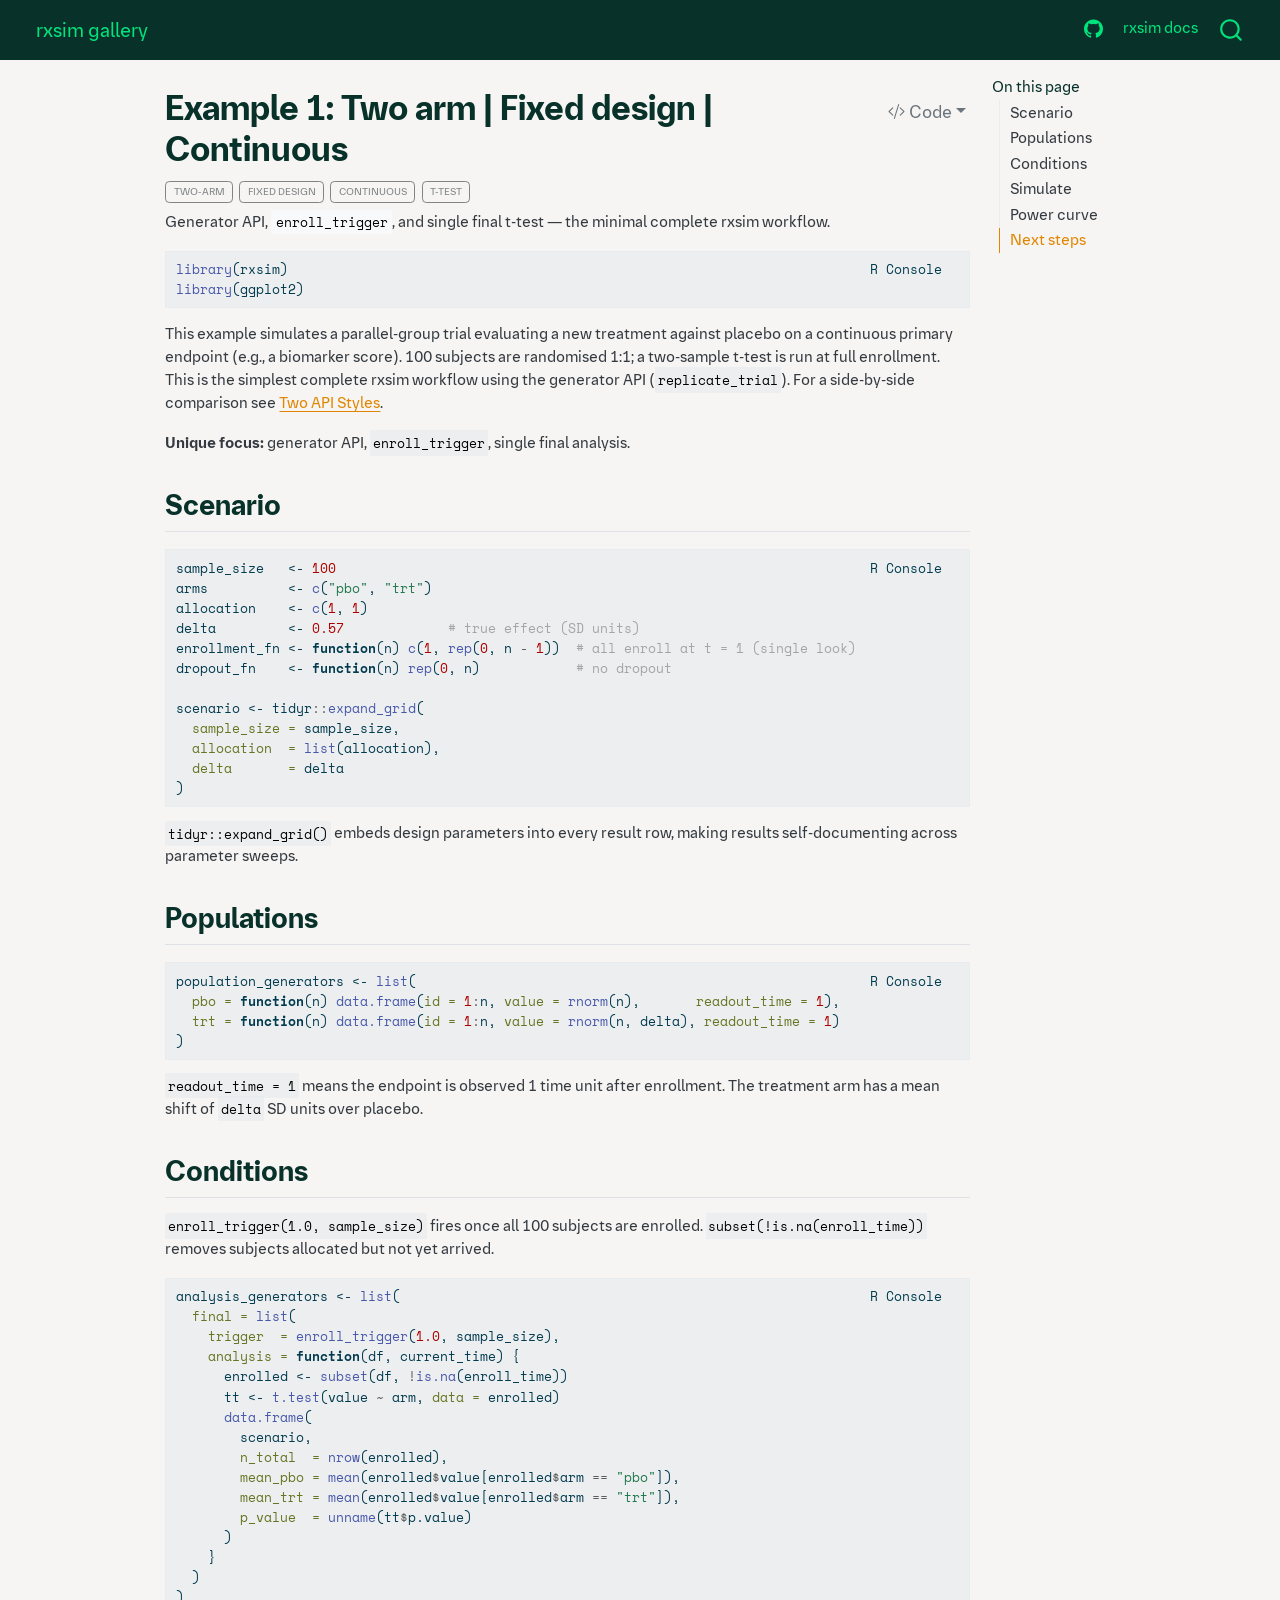
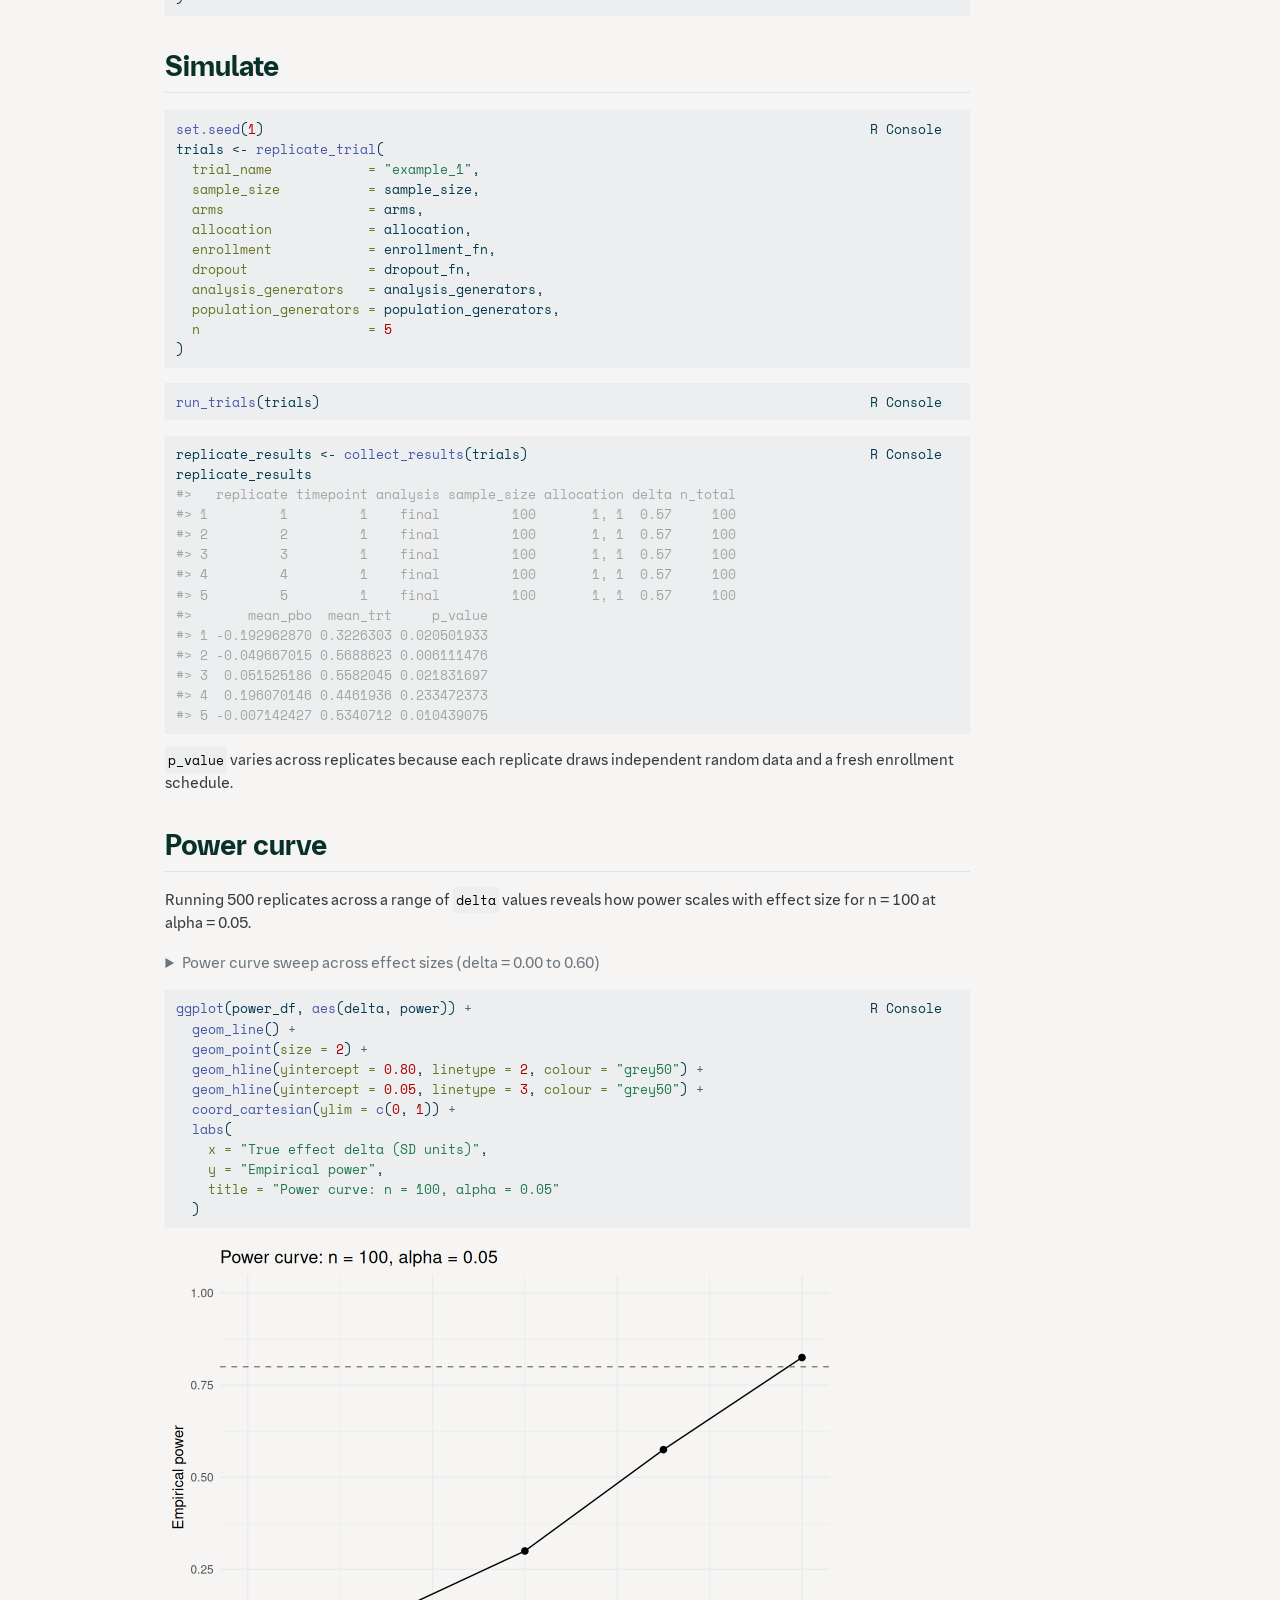
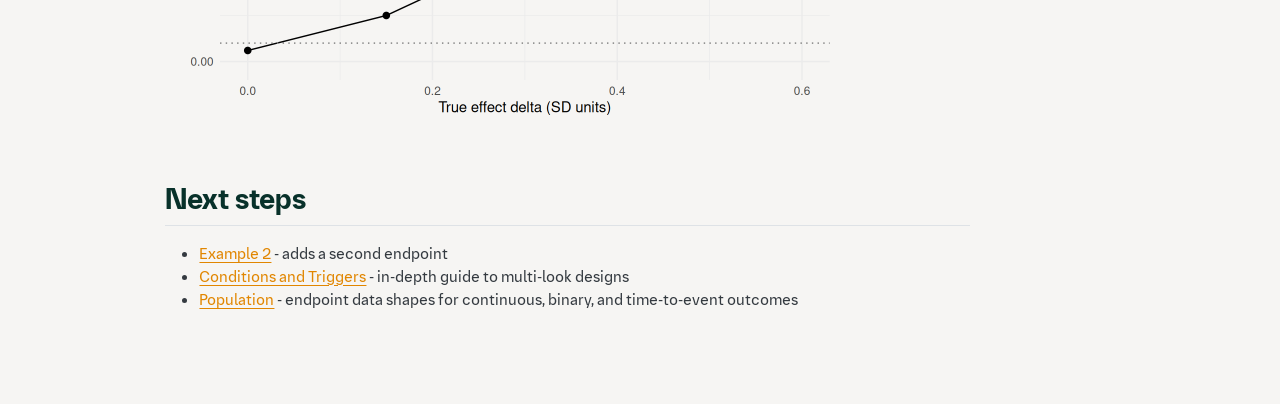
<file: examples/example-1.html>
<!DOCTYPE html>
<html xmlns="http://www.w3.org/1999/xhtml" lang="en" xml:lang="en"><head>

<meta charset="utf-8">
<meta name="generator" content="quarto-1.9.38">

<meta name="viewport" content="width=device-width, initial-scale=1.0, user-scalable=yes">

<meta name="description" content="Generator API, enroll_trigger, and single final t-test — the minimal complete rxsim workflow.">

<title>Example 1: Two arm | Fixed design | Continuous – rxsim gallery</title>
<style>
/* Default styles provided by pandoc.
** See https://pandoc.org/MANUAL.html#variables-for-html for config info.
*/
code{white-space: pre-wrap;}
span.smallcaps{font-variant: small-caps;}
div.columns{display: flex; gap: min(4vw, 1.5em);}
div.column{flex: auto; overflow-x: auto;}
div.hanging-indent{margin-left: 1.5em; text-indent: -1.5em;}
ul.task-list{list-style: none;}
ul.task-list li input[type="checkbox"] {
  width: 0.8em;
  margin: 0 0.8em 0.2em -1em; /* quarto-specific, see https://github.com/quarto-dev/quarto-cli/issues/4556 */ 
  vertical-align: middle;
}
/* CSS for syntax highlighting */
html { -webkit-text-size-adjust: 100%; }
pre > code.sourceCode { white-space: pre; position: relative; }
pre > code.sourceCode > span { display: inline-block; line-height: 1.25; }
pre > code.sourceCode > span:empty { height: 1.2em; }
.sourceCode { overflow: visible; }
code.sourceCode > span { color: inherit; text-decoration: inherit; }
div.sourceCode { margin: 1em 0; }
pre.sourceCode { margin: 0; }
@media screen {
div.sourceCode { overflow: auto; }
}
@media print {
pre > code.sourceCode { white-space: pre-wrap; }
pre > code.sourceCode > span { text-indent: -5em; padding-left: 5em; }
}
pre.numberSource code
  { counter-reset: source-line 0; }
pre.numberSource code > span
  { position: relative; left: -4em; counter-increment: source-line; }
pre.numberSource code > span > a:first-child::before
  { content: counter(source-line);
    position: relative; left: -1em; text-align: right; vertical-align: baseline;
    border: none; display: inline-block;
    -webkit-touch-callout: none; -webkit-user-select: none;
    -khtml-user-select: none; -moz-user-select: none;
    -ms-user-select: none; user-select: none;
    padding: 0 4px; width: 4em;
  }
pre.numberSource { margin-left: 3em;  padding-left: 4px; }
div.sourceCode
  {   }
@media screen {
pre > code.sourceCode > span > a:first-child::before { text-decoration: underline; }
}
</style>


<script src="../site_libs/quarto-nav/quarto-nav.js"></script>
<script src="../site_libs/quarto-nav/headroom.min.js"></script>
<script src="../site_libs/clipboard/clipboard.min.js"></script>
<script src="../site_libs/quarto-search/autocomplete.umd.js"></script>
<script src="../site_libs/quarto-search/fuse.min.js"></script>
<script src="../site_libs/quarto-search/quarto-search.js"></script>
<meta name="quarto:offset" content="../">
<script src="../site_libs/quarto-html/quarto.js" type="module"></script>
<script src="../site_libs/quarto-html/tabsets/tabsets.js" type="module"></script>
<script src="../site_libs/quarto-html/popper.min.js"></script>
<script src="../site_libs/quarto-html/tippy.umd.min.js"></script>
<script src="../site_libs/quarto-html/anchor.min.js"></script>
<link href="../site_libs/quarto-html/tippy.css" rel="stylesheet">
<link href="../site_libs/quarto-html/quarto-syntax-highlighting-2c2fe380ac7a2328c4f64fdb1f27e0c1.css" rel="stylesheet" class="quarto-color-scheme" id="quarto-text-highlighting-styles">
<link href="../site_libs/quarto-html/quarto-syntax-highlighting-dark-59dd92a77a1388063abe5f6a6ed8518e.css" rel="stylesheet" class="quarto-color-scheme quarto-color-alternate" id="quarto-text-highlighting-styles">
<link href="../site_libs/quarto-html/quarto-syntax-highlighting-2c2fe380ac7a2328c4f64fdb1f27e0c1.css" rel="stylesheet" class="quarto-color-scheme-extra" id="quarto-text-highlighting-styles">
<script src="../site_libs/bootstrap/bootstrap.min.js"></script>
<link href="../site_libs/bootstrap/bootstrap-icons.css" rel="stylesheet">
<link href="../site_libs/bootstrap/bootstrap-9bdfe0a3e5b8d85a0cbeab43cc6134da.min.css" rel="stylesheet" append-hash="true" class="quarto-color-scheme" id="quarto-bootstrap" data-mode="light">
<link href="../site_libs/bootstrap/bootstrap-dark-9bdfe0a3e5b8d85a0cbeab43cc6134da.min.css" rel="stylesheet" append-hash="true" class="quarto-color-scheme quarto-color-alternate" id="quarto-bootstrap" data-mode="light">
<link href="../site_libs/bootstrap/bootstrap-9bdfe0a3e5b8d85a0cbeab43cc6134da.min.css" rel="stylesheet" append-hash="true" class="quarto-color-scheme-extra" id="quarto-bootstrap" data-mode="light">
<script id="quarto-search-options" type="application/json">{
  "location": "navbar",
  "copy-button": false,
  "collapse-after": 3,
  "panel-placement": "end",
  "type": "overlay",
  "limit": 50,
  "keyboard-shortcut": [
    "f",
    "/",
    "s"
  ],
  "show-item-context": false,
  "language": {
    "search-no-results-text": "No results",
    "search-matching-documents-text": "matching documents",
    "search-copy-link-title": "Copy link to search",
    "search-hide-matches-text": "Hide additional matches",
    "search-more-match-text": "more match in this document",
    "search-more-matches-text": "more matches in this document",
    "search-clear-button-title": "Clear",
    "search-text-placeholder": "",
    "search-detached-cancel-button-title": "Cancel",
    "search-submit-button-title": "Submit",
    "search-label": "Search"
  }
}</script>


<link rel="stylesheet" href="../assets/css/custom.css">
</head>

<body class="nav-fixed quarto-light">

<div id="quarto-search-results"></div>
  <header id="quarto-header" class="headroom fixed-top">
    <nav class="navbar navbar-expand-lg " data-bs-theme="dark">
      <div class="navbar-container container-fluid">
      <div class="navbar-brand-container mx-auto">
    <a href="../index.html" class="navbar-brand navbar-brand-logo">
    <img src="../assets/img/logo.svg" alt="" class="navbar-logo light-content">
    <img src="../assets/img/logo.svg" alt="" class="navbar-logo dark-content">
    </a>
    <a class="navbar-brand" href="../index.html">
    <span class="navbar-title">rxsim gallery</span>
    </a>
  </div>
            <div id="quarto-search" class="" title="Search"></div>
          <button class="navbar-toggler" type="button" data-bs-toggle="collapse" data-bs-target="#navbarCollapse" aria-controls="navbarCollapse" role="menu" aria-expanded="false" aria-label="Toggle navigation" onclick="if (window.quartoToggleHeadroom) { window.quartoToggleHeadroom(); }">
  <span class="navbar-toggler-icon"></span>
</button>
          <div class="collapse navbar-collapse" id="navbarCollapse">
            <ul class="navbar-nav navbar-nav-scroll ms-auto">
  <li class="nav-item compact">
    <a class="nav-link" href="https://github.com/Boehringer-Ingelheim/rxsim"> <i class="bi bi-github" role="img">
</i> 
<span class="menu-text"></span></a>
  </li>  
  <li class="nav-item">
    <a class="nav-link" href="https://boehringer-ingelheim.github.io/rxsim"> 
<span class="menu-text">rxsim docs</span></a>
  </li>  
</ul>
          </div> <!-- /navcollapse -->
            <div class="quarto-navbar-tools">
</div>
      </div> <!-- /container-fluid -->
    </nav>
</header>
<!-- content -->
<div id="quarto-content" class="quarto-container page-columns page-rows-contents page-layout-article page-navbar">
<!-- sidebar -->
<!-- margin-sidebar -->
    <div id="quarto-margin-sidebar" class="sidebar margin-sidebar">
        <nav id="TOC" role="doc-toc" class="toc-active">
    <h2 id="toc-title">On this page</h2>
   
  <ul>
  <li><a href="#scenario" id="toc-scenario" class="nav-link active" data-scroll-target="#scenario">Scenario</a></li>
  <li><a href="#populations" id="toc-populations" class="nav-link" data-scroll-target="#populations">Populations</a></li>
  <li><a href="#conditions" id="toc-conditions" class="nav-link" data-scroll-target="#conditions">Conditions</a></li>
  <li><a href="#simulate" id="toc-simulate" class="nav-link" data-scroll-target="#simulate">Simulate</a></li>
  <li><a href="#power-curve" id="toc-power-curve" class="nav-link" data-scroll-target="#power-curve">Power curve</a></li>
  <li><a href="#next-steps" id="toc-next-steps" class="nav-link" data-scroll-target="#next-steps">Next steps</a></li>
  </ul>
</nav>
    </div>
<!-- main -->
<main class="content" id="quarto-document-content">

<header id="title-block-header" class="quarto-title-block default">
<div class="quarto-title">
<div class="quarto-title-block"><div><h1 class="title">Example 1: Two arm | Fixed design | Continuous</h1><button type="button" class="btn code-tools-button dropdown-toggle" id="quarto-code-tools-menu" data-bs-toggle="dropdown" aria-expanded="false"><i class="bi"></i> Code</button><ul class="dropdown-menu dropdown-menu-end" aria-labelelledby="quarto-code-tools-menu"><li><a id="quarto-show-all-code" class="dropdown-item" href="javascript:void(0)" role="button">Show All Code</a></li><li><a id="quarto-hide-all-code" class="dropdown-item" href="javascript:void(0)" role="button">Hide All Code</a></li><li><hr class="dropdown-divider"></li><li><a id="quarto-view-source" class="dropdown-item" href="javascript:void(0)" role="button">View Source</a></li></ul></div></div>
  <div class="quarto-categories">
    <div class="quarto-category">two-arm</div>
    <div class="quarto-category">fixed design</div>
    <div class="quarto-category">continuous</div>
    <div class="quarto-category">t-test</div>
  </div>
  </div>

<div>
  <div class="description">
    Generator API, <code>enroll_trigger</code>, and single final t-test — the minimal complete rxsim workflow.
  </div>
</div>


<div class="quarto-title-meta">

    
  
    
  </div>
  


</header>


<div class="cell">
<div class="code-copy-outer-scaffold"><div class="sourceCode cell-code" id="cb1"><pre class="sourceCode r code-with-copy"><code class="sourceCode r"><span id="cb1-1"><a href="#cb1-1" aria-hidden="true" tabindex="-1"></a><span class="fu">library</span>(rxsim)</span>
<span id="cb1-2"><a href="#cb1-2" aria-hidden="true" tabindex="-1"></a><span class="fu">library</span>(ggplot2)</span></code></pre></div><button title="Copy to Clipboard" class="code-copy-button"><i class="bi"></i></button></div>
</div>
<p>This example simulates a parallel-group trial evaluating a new treatment against placebo on a continuous primary endpoint (e.g., a biomarker score). 100 subjects are randomised 1:1; a two-sample t-test is run at full enrollment. This is the simplest complete rxsim workflow using the generator API (<code>replicate_trial</code>). For a side-by-side comparison see <a href="https://boehringer-ingelheim.github.io/rxsim/articles/api-styles.html">Two API Styles</a>.</p>
<p><strong>Unique focus:</strong> generator API, <code>enroll_trigger</code>, single final analysis.</p>
<section id="scenario" class="level2">
<h2 class="anchored" data-anchor-id="scenario">Scenario</h2>
<div class="cell">
<div class="code-copy-outer-scaffold"><div class="sourceCode cell-code" id="cb2"><pre class="sourceCode r code-with-copy"><code class="sourceCode r"><span id="cb2-1"><a href="#cb2-1" aria-hidden="true" tabindex="-1"></a>sample_size   <span class="ot">&lt;-</span> <span class="dv">100</span></span>
<span id="cb2-2"><a href="#cb2-2" aria-hidden="true" tabindex="-1"></a>arms          <span class="ot">&lt;-</span> <span class="fu">c</span>(<span class="st">"pbo"</span>, <span class="st">"trt"</span>)</span>
<span id="cb2-3"><a href="#cb2-3" aria-hidden="true" tabindex="-1"></a>allocation    <span class="ot">&lt;-</span> <span class="fu">c</span>(<span class="dv">1</span>, <span class="dv">1</span>)</span>
<span id="cb2-4"><a href="#cb2-4" aria-hidden="true" tabindex="-1"></a>delta         <span class="ot">&lt;-</span> <span class="fl">0.57</span>             <span class="co"># true effect (SD units)</span></span>
<span id="cb2-5"><a href="#cb2-5" aria-hidden="true" tabindex="-1"></a>enrollment_fn <span class="ot">&lt;-</span> <span class="cf">function</span>(n) <span class="fu">c</span>(<span class="dv">1</span>, <span class="fu">rep</span>(<span class="dv">0</span>, n <span class="sc">-</span> <span class="dv">1</span>))  <span class="co"># all enroll at t = 1 (single look)</span></span>
<span id="cb2-6"><a href="#cb2-6" aria-hidden="true" tabindex="-1"></a>dropout_fn    <span class="ot">&lt;-</span> <span class="cf">function</span>(n) <span class="fu">rep</span>(<span class="dv">0</span>, n)            <span class="co"># no dropout</span></span>
<span id="cb2-7"><a href="#cb2-7" aria-hidden="true" tabindex="-1"></a></span>
<span id="cb2-8"><a href="#cb2-8" aria-hidden="true" tabindex="-1"></a>scenario <span class="ot">&lt;-</span> tidyr<span class="sc">::</span><span class="fu">expand_grid</span>(</span>
<span id="cb2-9"><a href="#cb2-9" aria-hidden="true" tabindex="-1"></a>  <span class="at">sample_size =</span> sample_size,</span>
<span id="cb2-10"><a href="#cb2-10" aria-hidden="true" tabindex="-1"></a>  <span class="at">allocation  =</span> <span class="fu">list</span>(allocation),</span>
<span id="cb2-11"><a href="#cb2-11" aria-hidden="true" tabindex="-1"></a>  <span class="at">delta       =</span> delta</span>
<span id="cb2-12"><a href="#cb2-12" aria-hidden="true" tabindex="-1"></a>)</span></code></pre></div><button title="Copy to Clipboard" class="code-copy-button"><i class="bi"></i></button></div>
</div>
<p><code>tidyr::expand_grid()</code> embeds design parameters into every result row, making results self-documenting across parameter sweeps.</p>
</section>
<section id="populations" class="level2">
<h2 class="anchored" data-anchor-id="populations">Populations</h2>
<div class="cell">
<div class="code-copy-outer-scaffold"><div class="sourceCode cell-code" id="cb3"><pre class="sourceCode r code-with-copy"><code class="sourceCode r"><span id="cb3-1"><a href="#cb3-1" aria-hidden="true" tabindex="-1"></a>population_generators <span class="ot">&lt;-</span> <span class="fu">list</span>(</span>
<span id="cb3-2"><a href="#cb3-2" aria-hidden="true" tabindex="-1"></a>  <span class="at">pbo =</span> <span class="cf">function</span>(n) <span class="fu">data.frame</span>(<span class="at">id =</span> <span class="dv">1</span><span class="sc">:</span>n, <span class="at">value =</span> <span class="fu">rnorm</span>(n),       <span class="at">readout_time =</span> <span class="dv">1</span>),</span>
<span id="cb3-3"><a href="#cb3-3" aria-hidden="true" tabindex="-1"></a>  <span class="at">trt =</span> <span class="cf">function</span>(n) <span class="fu">data.frame</span>(<span class="at">id =</span> <span class="dv">1</span><span class="sc">:</span>n, <span class="at">value =</span> <span class="fu">rnorm</span>(n, delta), <span class="at">readout_time =</span> <span class="dv">1</span>)</span>
<span id="cb3-4"><a href="#cb3-4" aria-hidden="true" tabindex="-1"></a>)</span></code></pre></div><button title="Copy to Clipboard" class="code-copy-button"><i class="bi"></i></button></div>
</div>
<p><code>readout_time = 1</code> means the endpoint is observed 1 time unit after enrollment. The treatment arm has a mean shift of <code>delta</code> SD units over placebo.</p>
</section>
<section id="conditions" class="level2">
<h2 class="anchored" data-anchor-id="conditions">Conditions</h2>
<p><code>enroll_trigger(1.0, sample_size)</code> fires once all 100 subjects are enrolled. <code>subset(!is.na(enroll_time))</code> removes subjects allocated but not yet arrived.</p>
<div class="cell">
<div class="code-copy-outer-scaffold"><div class="sourceCode cell-code" id="cb4"><pre class="sourceCode r code-with-copy"><code class="sourceCode r"><span id="cb4-1"><a href="#cb4-1" aria-hidden="true" tabindex="-1"></a>analysis_generators <span class="ot">&lt;-</span> <span class="fu">list</span>(</span>
<span id="cb4-2"><a href="#cb4-2" aria-hidden="true" tabindex="-1"></a>  <span class="at">final =</span> <span class="fu">list</span>(</span>
<span id="cb4-3"><a href="#cb4-3" aria-hidden="true" tabindex="-1"></a>    <span class="at">trigger  =</span> <span class="fu">enroll_trigger</span>(<span class="fl">1.0</span>, sample_size),</span>
<span id="cb4-4"><a href="#cb4-4" aria-hidden="true" tabindex="-1"></a>    <span class="at">analysis =</span> <span class="cf">function</span>(df, current_time) {</span>
<span id="cb4-5"><a href="#cb4-5" aria-hidden="true" tabindex="-1"></a>      enrolled <span class="ot">&lt;-</span> <span class="fu">subset</span>(df, <span class="sc">!</span><span class="fu">is.na</span>(enroll_time))</span>
<span id="cb4-6"><a href="#cb4-6" aria-hidden="true" tabindex="-1"></a>      tt <span class="ot">&lt;-</span> <span class="fu">t.test</span>(value <span class="sc">~</span> arm, <span class="at">data =</span> enrolled)</span>
<span id="cb4-7"><a href="#cb4-7" aria-hidden="true" tabindex="-1"></a>      <span class="fu">data.frame</span>(</span>
<span id="cb4-8"><a href="#cb4-8" aria-hidden="true" tabindex="-1"></a>        scenario,</span>
<span id="cb4-9"><a href="#cb4-9" aria-hidden="true" tabindex="-1"></a>        <span class="at">n_total  =</span> <span class="fu">nrow</span>(enrolled),</span>
<span id="cb4-10"><a href="#cb4-10" aria-hidden="true" tabindex="-1"></a>        <span class="at">mean_pbo =</span> <span class="fu">mean</span>(enrolled<span class="sc">$</span>value[enrolled<span class="sc">$</span>arm <span class="sc">==</span> <span class="st">"pbo"</span>]),</span>
<span id="cb4-11"><a href="#cb4-11" aria-hidden="true" tabindex="-1"></a>        <span class="at">mean_trt =</span> <span class="fu">mean</span>(enrolled<span class="sc">$</span>value[enrolled<span class="sc">$</span>arm <span class="sc">==</span> <span class="st">"trt"</span>]),</span>
<span id="cb4-12"><a href="#cb4-12" aria-hidden="true" tabindex="-1"></a>        <span class="at">p_value  =</span> <span class="fu">unname</span>(tt<span class="sc">$</span>p.value)</span>
<span id="cb4-13"><a href="#cb4-13" aria-hidden="true" tabindex="-1"></a>      )</span>
<span id="cb4-14"><a href="#cb4-14" aria-hidden="true" tabindex="-1"></a>    }</span>
<span id="cb4-15"><a href="#cb4-15" aria-hidden="true" tabindex="-1"></a>  )</span>
<span id="cb4-16"><a href="#cb4-16" aria-hidden="true" tabindex="-1"></a>)</span></code></pre></div><button title="Copy to Clipboard" class="code-copy-button"><i class="bi"></i></button></div>
</div>
</section>
<section id="simulate" class="level2">
<h2 class="anchored" data-anchor-id="simulate">Simulate</h2>
<div class="cell">
<div class="code-copy-outer-scaffold"><div class="sourceCode cell-code" id="cb5"><pre class="sourceCode r code-with-copy"><code class="sourceCode r"><span id="cb5-1"><a href="#cb5-1" aria-hidden="true" tabindex="-1"></a><span class="fu">set.seed</span>(<span class="dv">1</span>)</span>
<span id="cb5-2"><a href="#cb5-2" aria-hidden="true" tabindex="-1"></a>trials <span class="ot">&lt;-</span> <span class="fu">replicate_trial</span>(</span>
<span id="cb5-3"><a href="#cb5-3" aria-hidden="true" tabindex="-1"></a>  <span class="at">trial_name            =</span> <span class="st">"example_1"</span>,</span>
<span id="cb5-4"><a href="#cb5-4" aria-hidden="true" tabindex="-1"></a>  <span class="at">sample_size           =</span> sample_size,</span>
<span id="cb5-5"><a href="#cb5-5" aria-hidden="true" tabindex="-1"></a>  <span class="at">arms                  =</span> arms,</span>
<span id="cb5-6"><a href="#cb5-6" aria-hidden="true" tabindex="-1"></a>  <span class="at">allocation            =</span> allocation,</span>
<span id="cb5-7"><a href="#cb5-7" aria-hidden="true" tabindex="-1"></a>  <span class="at">enrollment            =</span> enrollment_fn,</span>
<span id="cb5-8"><a href="#cb5-8" aria-hidden="true" tabindex="-1"></a>  <span class="at">dropout               =</span> dropout_fn,</span>
<span id="cb5-9"><a href="#cb5-9" aria-hidden="true" tabindex="-1"></a>  <span class="at">analysis_generators   =</span> analysis_generators,</span>
<span id="cb5-10"><a href="#cb5-10" aria-hidden="true" tabindex="-1"></a>  <span class="at">population_generators =</span> population_generators,</span>
<span id="cb5-11"><a href="#cb5-11" aria-hidden="true" tabindex="-1"></a>  <span class="at">n                     =</span> <span class="dv">5</span></span>
<span id="cb5-12"><a href="#cb5-12" aria-hidden="true" tabindex="-1"></a>)</span></code></pre></div><button title="Copy to Clipboard" class="code-copy-button"><i class="bi"></i></button></div>
</div>
<div class="cell">
<div class="code-copy-outer-scaffold"><div class="sourceCode cell-code" id="cb6"><pre class="sourceCode r code-with-copy"><code class="sourceCode r"><span id="cb6-1"><a href="#cb6-1" aria-hidden="true" tabindex="-1"></a><span class="fu">run_trials</span>(trials)</span></code></pre></div><button title="Copy to Clipboard" class="code-copy-button"><i class="bi"></i></button></div>
</div>
<div class="cell">
<div class="code-copy-outer-scaffold"><div class="sourceCode cell-code" id="cb7"><pre class="sourceCode r code-with-copy"><code class="sourceCode r"><span id="cb7-1"><a href="#cb7-1" aria-hidden="true" tabindex="-1"></a>replicate_results <span class="ot">&lt;-</span> <span class="fu">collect_results</span>(trials)</span>
<span id="cb7-2"><a href="#cb7-2" aria-hidden="true" tabindex="-1"></a>replicate_results</span>
<span id="cb7-3"><a href="#cb7-3" aria-hidden="true" tabindex="-1"></a><span class="co">#&gt;   replicate timepoint analysis sample_size allocation delta n_total</span></span>
<span id="cb7-4"><a href="#cb7-4" aria-hidden="true" tabindex="-1"></a><span class="co">#&gt; 1         1         1    final         100       1, 1  0.57     100</span></span>
<span id="cb7-5"><a href="#cb7-5" aria-hidden="true" tabindex="-1"></a><span class="co">#&gt; 2         2         1    final         100       1, 1  0.57     100</span></span>
<span id="cb7-6"><a href="#cb7-6" aria-hidden="true" tabindex="-1"></a><span class="co">#&gt; 3         3         1    final         100       1, 1  0.57     100</span></span>
<span id="cb7-7"><a href="#cb7-7" aria-hidden="true" tabindex="-1"></a><span class="co">#&gt; 4         4         1    final         100       1, 1  0.57     100</span></span>
<span id="cb7-8"><a href="#cb7-8" aria-hidden="true" tabindex="-1"></a><span class="co">#&gt; 5         5         1    final         100       1, 1  0.57     100</span></span>
<span id="cb7-9"><a href="#cb7-9" aria-hidden="true" tabindex="-1"></a><span class="co">#&gt;       mean_pbo  mean_trt     p_value</span></span>
<span id="cb7-10"><a href="#cb7-10" aria-hidden="true" tabindex="-1"></a><span class="co">#&gt; 1 -0.192962870 0.3226303 0.020501933</span></span>
<span id="cb7-11"><a href="#cb7-11" aria-hidden="true" tabindex="-1"></a><span class="co">#&gt; 2 -0.049667015 0.5688623 0.006111476</span></span>
<span id="cb7-12"><a href="#cb7-12" aria-hidden="true" tabindex="-1"></a><span class="co">#&gt; 3  0.051525186 0.5582045 0.021831697</span></span>
<span id="cb7-13"><a href="#cb7-13" aria-hidden="true" tabindex="-1"></a><span class="co">#&gt; 4  0.196070146 0.4461936 0.233472373</span></span>
<span id="cb7-14"><a href="#cb7-14" aria-hidden="true" tabindex="-1"></a><span class="co">#&gt; 5 -0.007142427 0.5340712 0.010439075</span></span></code></pre></div><button title="Copy to Clipboard" class="code-copy-button"><i class="bi"></i></button></div>
</div>
<p><code>p_value</code> varies across replicates because each replicate draws independent random data and a fresh enrollment schedule.</p>
</section>
<section id="power-curve" class="level2">
<h2 class="anchored" data-anchor-id="power-curve">Power curve</h2>
<p>Running 500 replicates across a range of <code>delta</code> values reveals how power scales with effect size for n = 100 at alpha = 0.05.</p>
<div class="cell">
<details class="code-fold">
<summary>Power curve sweep across effect sizes (delta = 0.00 to 0.60)</summary>
<div class="code-copy-outer-scaffold"><div class="sourceCode cell-code" id="cb8"><pre class="sourceCode r code-with-copy"><code class="sourceCode r"><span id="cb8-1"><a href="#cb8-1" aria-hidden="true" tabindex="-1"></a><span class="fu">set.seed</span>(<span class="dv">42</span>)</span>
<span id="cb8-2"><a href="#cb8-2" aria-hidden="true" tabindex="-1"></a>deltas     <span class="ot">&lt;-</span> <span class="fu">seq</span>(<span class="dv">0</span>, <span class="fl">0.6</span>, <span class="at">by =</span> <span class="fl">0.15</span>)</span>
<span id="cb8-3"><a href="#cb8-3" aria-hidden="true" tabindex="-1"></a>n_reps_pw  <span class="ot">&lt;-</span> <span class="dv">200</span></span>
<span id="cb8-4"><a href="#cb8-4" aria-hidden="true" tabindex="-1"></a></span>
<span id="cb8-5"><a href="#cb8-5" aria-hidden="true" tabindex="-1"></a>power_df <span class="ot">&lt;-</span> <span class="fu">do.call</span>(rbind, <span class="fu">lapply</span>(deltas, <span class="cf">function</span>(d) {</span>
<span id="cb8-6"><a href="#cb8-6" aria-hidden="true" tabindex="-1"></a>  sc <span class="ot">&lt;-</span> tidyr<span class="sc">::</span><span class="fu">expand_grid</span>(<span class="at">sample_size =</span> sample_size, <span class="at">delta =</span> d)</span>
<span id="cb8-7"><a href="#cb8-7" aria-hidden="true" tabindex="-1"></a>  pop_gens <span class="ot">&lt;-</span> <span class="fu">list</span>(</span>
<span id="cb8-8"><a href="#cb8-8" aria-hidden="true" tabindex="-1"></a>    <span class="at">pbo =</span> <span class="cf">function</span>(n) <span class="fu">data.frame</span>(<span class="at">id =</span> <span class="dv">1</span><span class="sc">:</span>n, <span class="at">value =</span> <span class="fu">rnorm</span>(n),  <span class="at">readout_time =</span> <span class="dv">1</span>),</span>
<span id="cb8-9"><a href="#cb8-9" aria-hidden="true" tabindex="-1"></a>    <span class="at">trt =</span> <span class="cf">function</span>(n) <span class="fu">data.frame</span>(<span class="at">id =</span> <span class="dv">1</span><span class="sc">:</span>n, <span class="at">value =</span> <span class="fu">rnorm</span>(n, d), <span class="at">readout_time =</span> <span class="dv">1</span>)</span>
<span id="cb8-10"><a href="#cb8-10" aria-hidden="true" tabindex="-1"></a>  )</span>
<span id="cb8-11"><a href="#cb8-11" aria-hidden="true" tabindex="-1"></a>  an_gens <span class="ot">&lt;-</span> <span class="fu">list</span>(<span class="at">final =</span> <span class="fu">list</span>(</span>
<span id="cb8-12"><a href="#cb8-12" aria-hidden="true" tabindex="-1"></a>    <span class="at">trigger  =</span> <span class="fu">enroll_trigger</span>(<span class="fl">1.0</span>, sample_size),</span>
<span id="cb8-13"><a href="#cb8-13" aria-hidden="true" tabindex="-1"></a>    <span class="at">analysis =</span> <span class="cf">function</span>(df, t) {</span>
<span id="cb8-14"><a href="#cb8-14" aria-hidden="true" tabindex="-1"></a>      e <span class="ot">&lt;-</span> <span class="fu">subset</span>(df, <span class="sc">!</span><span class="fu">is.na</span>(enroll_time))</span>
<span id="cb8-15"><a href="#cb8-15" aria-hidden="true" tabindex="-1"></a>      <span class="fu">data.frame</span>(sc, <span class="at">p_value =</span> <span class="fu">t.test</span>(value <span class="sc">~</span> arm, <span class="at">data =</span> e)<span class="sc">$</span>p.value)</span>
<span id="cb8-16"><a href="#cb8-16" aria-hidden="true" tabindex="-1"></a>    }</span>
<span id="cb8-17"><a href="#cb8-17" aria-hidden="true" tabindex="-1"></a>  ))</span>
<span id="cb8-18"><a href="#cb8-18" aria-hidden="true" tabindex="-1"></a>  tr <span class="ot">&lt;-</span> <span class="fu">replicate_trial</span>(<span class="st">"pw"</span>, sample_size, arms, allocation,</span>
<span id="cb8-19"><a href="#cb8-19" aria-hidden="true" tabindex="-1"></a>                        enrollment_fn, dropout_fn, an_gens, pop_gens, n_reps_pw)</span>
<span id="cb8-20"><a href="#cb8-20" aria-hidden="true" tabindex="-1"></a>  <span class="fu">invisible</span>(<span class="fu">run_trials</span>(tr))</span>
<span id="cb8-21"><a href="#cb8-21" aria-hidden="true" tabindex="-1"></a>  <span class="fu">data.frame</span>(<span class="at">delta =</span> d, <span class="at">power =</span> <span class="fu">mean</span>(<span class="fu">collect_results</span>(tr)<span class="sc">$</span>p_value <span class="sc">&lt;</span> <span class="fl">0.05</span>))</span>
<span id="cb8-22"><a href="#cb8-22" aria-hidden="true" tabindex="-1"></a>}))</span></code></pre></div><button title="Copy to Clipboard" class="code-copy-button"><i class="bi"></i></button></div>
</details>
</div>
<div class="cell">
<div class="code-copy-outer-scaffold"><div class="sourceCode cell-code" id="cb9"><pre class="sourceCode r code-with-copy"><code class="sourceCode r"><span id="cb9-1"><a href="#cb9-1" aria-hidden="true" tabindex="-1"></a><span class="fu">ggplot</span>(power_df, <span class="fu">aes</span>(delta, power)) <span class="sc">+</span></span>
<span id="cb9-2"><a href="#cb9-2" aria-hidden="true" tabindex="-1"></a>  <span class="fu">geom_line</span>() <span class="sc">+</span></span>
<span id="cb9-3"><a href="#cb9-3" aria-hidden="true" tabindex="-1"></a>  <span class="fu">geom_point</span>(<span class="at">size =</span> <span class="dv">2</span>) <span class="sc">+</span></span>
<span id="cb9-4"><a href="#cb9-4" aria-hidden="true" tabindex="-1"></a>  <span class="fu">geom_hline</span>(<span class="at">yintercept =</span> <span class="fl">0.80</span>, <span class="at">linetype =</span> <span class="dv">2</span>, <span class="at">colour =</span> <span class="st">"grey50"</span>) <span class="sc">+</span></span>
<span id="cb9-5"><a href="#cb9-5" aria-hidden="true" tabindex="-1"></a>  <span class="fu">geom_hline</span>(<span class="at">yintercept =</span> <span class="fl">0.05</span>, <span class="at">linetype =</span> <span class="dv">3</span>, <span class="at">colour =</span> <span class="st">"grey50"</span>) <span class="sc">+</span></span>
<span id="cb9-6"><a href="#cb9-6" aria-hidden="true" tabindex="-1"></a>  <span class="fu">coord_cartesian</span>(<span class="at">ylim =</span> <span class="fu">c</span>(<span class="dv">0</span>, <span class="dv">1</span>)) <span class="sc">+</span></span>
<span id="cb9-7"><a href="#cb9-7" aria-hidden="true" tabindex="-1"></a>  <span class="fu">labs</span>(</span>
<span id="cb9-8"><a href="#cb9-8" aria-hidden="true" tabindex="-1"></a>    <span class="at">x =</span> <span class="st">"True effect delta (SD units)"</span>,</span>
<span id="cb9-9"><a href="#cb9-9" aria-hidden="true" tabindex="-1"></a>    <span class="at">y =</span> <span class="st">"Empirical power"</span>,</span>
<span id="cb9-10"><a href="#cb9-10" aria-hidden="true" tabindex="-1"></a>    <span class="at">title =</span> <span class="st">"Power curve: n = 100, alpha = 0.05"</span></span>
<span id="cb9-11"><a href="#cb9-11" aria-hidden="true" tabindex="-1"></a>  )</span></code></pre></div><button title="Copy to Clipboard" class="code-copy-button"><i class="bi"></i></button></div>
<div class="cell-output-display">
<div>
<figure class="figure">
<p><img src="example-1_files/figure-html/plot_power-1.png" class="img-fluid figure-img" width="672"></p>
</figure>
</div>
</div>
</div>
</section>
<section id="next-steps" class="level2">
<h2 class="anchored" data-anchor-id="next-steps">Next steps</h2>
<ul>
<li><a href="example-2.html">Example 2</a> - adds a second endpoint</li>
<li><a href="https://boehringer-ingelheim.github.io/rxsim/articles/conditions.html">Conditions and Triggers</a> - in-depth guide to multi-look designs</li>
<li><a href="https://boehringer-ingelheim.github.io/rxsim/articles/class-population.html">Population</a> - endpoint data shapes for continuous, binary, and time-to-event outcomes</li>
</ul>


<!-- -->

</section>

</main> <!-- /main -->
<script id="quarto-html-after-body" type="application/javascript">
  window.document.addEventListener("DOMContentLoaded", function (event) {
    const icon = "";
    const anchorJS = new window.AnchorJS();
    anchorJS.options = {
      placement: 'right',
      icon: icon
    };
    anchorJS.add('.anchored');
    const isCodeAnnotation = (el) => {
      for (const clz of el.classList) {
        if (clz.startsWith('code-annotation-')) {                     
          return true;
        }
      }
      return false;
    }
    const onCopySuccess = function(e) {
      // button target
      const button = e.trigger;
      // don't keep focus
      button.blur();
      // flash "checked"
      button.classList.add('code-copy-button-checked');
      var currentTitle = button.getAttribute("title");
      button.setAttribute("title", "Copied!");
      let tooltip;
      if (window.bootstrap) {
        button.setAttribute("data-bs-toggle", "tooltip");
        button.setAttribute("data-bs-placement", "left");
        button.setAttribute("data-bs-title", "Copied!");
        tooltip = new bootstrap.Tooltip(button, 
          { trigger: "manual", 
            customClass: "code-copy-button-tooltip",
            offset: [0, -8]});
        tooltip.show();    
      }
      setTimeout(function() {
        if (tooltip) {
          tooltip.hide();
          button.removeAttribute("data-bs-title");
          button.removeAttribute("data-bs-toggle");
          button.removeAttribute("data-bs-placement");
        }
        button.setAttribute("title", currentTitle);
        button.classList.remove('code-copy-button-checked');
      }, 1000);
      // clear code selection
      e.clearSelection();
    }
    const getTextToCopy = function(trigger) {
      const outerScaffold = trigger.parentElement.cloneNode(true);
      const codeEl = outerScaffold.querySelector('code');
      for (const childEl of codeEl.children) {
        if (isCodeAnnotation(childEl)) {
          childEl.remove();
        }
      }
      return codeEl.innerText;
    }
    const clipboard = new window.ClipboardJS('.code-copy-button:not([data-in-quarto-modal])', {
      text: getTextToCopy
    });
    clipboard.on('success', onCopySuccess);
    if (window.document.getElementById('quarto-embedded-source-code-modal')) {
      const clipboardModal = new window.ClipboardJS('.code-copy-button[data-in-quarto-modal]', {
        text: getTextToCopy,
        container: window.document.getElementById('quarto-embedded-source-code-modal')
      });
      clipboardModal.on('success', onCopySuccess);
    }
    const viewSource = window.document.getElementById('quarto-view-source') ||
                       window.document.getElementById('quarto-code-tools-source');
    if (viewSource) {
      const sourceUrl = viewSource.getAttribute("data-quarto-source-url");
      viewSource.addEventListener("click", function(e) {
        if (sourceUrl) {
          // rstudio viewer pane
          if (/\bcapabilities=\b/.test(window.location)) {
            window.open(sourceUrl);
          } else {
            window.location.href = sourceUrl;
          }
        } else {
          const modal = new bootstrap.Modal(document.getElementById('quarto-embedded-source-code-modal'));
          modal.show();
        }
        return false;
      });
    }
    function toggleCodeHandler(show) {
      return function(e) {
        const detailsSrc = window.document.querySelectorAll(".cell > details > .sourceCode");
        for (let i=0; i<detailsSrc.length; i++) {
          const details = detailsSrc[i].parentElement;
          if (show) {
            details.open = true;
          } else {
            details.removeAttribute("open");
          }
        }
        const cellCodeDivs = window.document.querySelectorAll(".cell > .sourceCode");
        const fromCls = show ? "hidden" : "unhidden";
        const toCls = show ? "unhidden" : "hidden";
        for (let i=0; i<cellCodeDivs.length; i++) {
          const codeDiv = cellCodeDivs[i];
          if (codeDiv.classList.contains(fromCls)) {
            codeDiv.classList.remove(fromCls);
            codeDiv.classList.add(toCls);
          } 
        }
        return false;
      }
    }
    const hideAllCode = window.document.getElementById("quarto-hide-all-code");
    if (hideAllCode) {
      hideAllCode.addEventListener("click", toggleCodeHandler(false));
    }
    const showAllCode = window.document.getElementById("quarto-show-all-code");
    if (showAllCode) {
      showAllCode.addEventListener("click", toggleCodeHandler(true));
    }
      var localhostRegex = new RegExp(/^(?:http|https):\/\/localhost\:?[0-9]*\//);
      var mailtoRegex = new RegExp(/^mailto:/);
        var filterRegex = new RegExp("https:\/\/Boehringer-Ingelheim\.github\.io\/rxsim-gallery\/");
      var isInternal = (href) => {
          return filterRegex.test(href) || localhostRegex.test(href) || mailtoRegex.test(href);
      }
      // Inspect non-navigation links and adorn them if external
     var links = window.document.querySelectorAll('a[href]:not(.nav-link):not(.navbar-brand):not(.toc-action):not(.sidebar-link):not(.sidebar-item-toggle):not(.pagination-link):not(.no-external):not([aria-hidden]):not(.dropdown-item):not(.quarto-navigation-tool):not(.about-link)');
      for (var i=0; i<links.length; i++) {
        const link = links[i];
        if (!isInternal(link.href)) {
          // undo the damage that might have been done by quarto-nav.js in the case of
          // links that we want to consider external
          if (link.dataset.originalHref !== undefined) {
            link.href = link.dataset.originalHref;
          }
        }
      }
    function tippyHover(el, contentFn, onTriggerFn, onUntriggerFn) {
      const config = {
        allowHTML: true,
        maxWidth: 500,
        delay: 100,
        arrow: false,
        appendTo: function(el) {
            return el.parentElement;
        },
        interactive: true,
        interactiveBorder: 10,
        theme: 'quarto',
        placement: 'bottom-start',
      };
      if (contentFn) {
        config.content = contentFn;
      }
      if (onTriggerFn) {
        config.onTrigger = onTriggerFn;
      }
      if (onUntriggerFn) {
        config.onUntrigger = onUntriggerFn;
      }
      window.tippy(el, config); 
    }
    const noterefs = window.document.querySelectorAll('a[role="doc-noteref"]');
    for (var i=0; i<noterefs.length; i++) {
      const ref = noterefs[i];
      tippyHover(ref, function() {
        // use id or data attribute instead here
        let href = ref.getAttribute('data-footnote-href') || ref.getAttribute('href');
        try { href = new URL(href).hash; } catch {}
        const id = href.replace(/^#\/?/, "");
        const note = window.document.getElementById(id);
        if (note) {
          return note.innerHTML;
        } else {
          return "";
        }
      });
    }
    const xrefs = window.document.querySelectorAll('a.quarto-xref');
    const processXRef = (id, note) => {
      // Strip column container classes
      const stripColumnClz = (el) => {
        el.classList.remove("page-full", "page-columns");
        if (el.children) {
          for (const child of el.children) {
            stripColumnClz(child);
          }
        }
      }
      stripColumnClz(note)
      if (id === null || id.startsWith('sec-')) {
        // Special case sections, only their first couple elements
        const container = document.createElement("div");
        if (note.children && note.children.length > 2) {
          container.appendChild(note.children[0].cloneNode(true));
          for (let i = 1; i < note.children.length; i++) {
            const child = note.children[i];
            if (child.tagName === "P" && child.innerText === "") {
              continue;
            } else {
              container.appendChild(child.cloneNode(true));
              break;
            }
          }
          if (window.Quarto?.typesetMath) {
            window.Quarto.typesetMath(container);
          }
          return container.innerHTML
        } else {
          if (window.Quarto?.typesetMath) {
            window.Quarto.typesetMath(note);
          }
          return note.innerHTML;
        }
      } else {
        // Remove any anchor links if they are present
        const anchorLink = note.querySelector('a.anchorjs-link');
        if (anchorLink) {
          anchorLink.remove();
        }
        if (window.Quarto?.typesetMath) {
          window.Quarto.typesetMath(note);
        }
        if (note.classList.contains("callout")) {
          return note.outerHTML;
        } else {
          return note.innerHTML;
        }
      }
    }
    for (var i=0; i<xrefs.length; i++) {
      const xref = xrefs[i];
      tippyHover(xref, undefined, function(instance) {
        instance.disable();
        let url = xref.getAttribute('href');
        let hash = undefined; 
        if (url.startsWith('#')) {
          hash = url;
        } else {
          try { hash = new URL(url).hash; } catch {}
        }
        if (hash) {
          const id = hash.replace(/^#\/?/, "");
          const note = window.document.getElementById(id);
          if (note !== null) {
            try {
              const html = processXRef(id, note.cloneNode(true));
              instance.setContent(html);
            } finally {
              instance.enable();
              instance.show();
            }
          } else {
            // See if we can fetch this
            fetch(url.split('#')[0])
            .then(res => res.text())
            .then(html => {
              const parser = new DOMParser();
              const htmlDoc = parser.parseFromString(html, "text/html");
              const note = htmlDoc.getElementById(id);
              if (note !== null) {
                const html = processXRef(id, note);
                instance.setContent(html);
              } 
            }).finally(() => {
              instance.enable();
              instance.show();
            });
          }
        } else {
          // See if we can fetch a full url (with no hash to target)
          // This is a special case and we should probably do some content thinning / targeting
          fetch(url)
          .then(res => res.text())
          .then(html => {
            const parser = new DOMParser();
            const htmlDoc = parser.parseFromString(html, "text/html");
            const note = htmlDoc.querySelector('main.content');
            if (note !== null) {
              // This should only happen for chapter cross references
              // (since there is no id in the URL)
              // remove the first header
              if (note.children.length > 0 && note.children[0].tagName === "HEADER") {
                note.children[0].remove();
              }
              const html = processXRef(null, note);
              instance.setContent(html);
            } 
          }).finally(() => {
            instance.enable();
            instance.show();
          });
        }
      }, function(instance) {
      });
    }
        let selectedAnnoteEl;
        const selectorForAnnotation = ( cell, annotation) => {
          let cellAttr = 'data-code-cell="' + cell + '"';
          let lineAttr = 'data-code-annotation="' +  annotation + '"';
          const selector = 'span[' + cellAttr + '][' + lineAttr + ']';
          return selector;
        }
        const selectCodeLines = (annoteEl) => {
          const doc = window.document;
          const targetCell = annoteEl.getAttribute("data-target-cell");
          const targetAnnotation = annoteEl.getAttribute("data-target-annotation");
          const annoteSpan = window.document.querySelector(selectorForAnnotation(targetCell, targetAnnotation));
          const lines = annoteSpan.getAttribute("data-code-lines").split(",");
          const lineIds = lines.map((line) => {
            return targetCell + "-" + line;
          })
          let top = null;
          let height = null;
          let parent = null;
          if (lineIds.length > 0) {
              //compute the position of the single el (top and bottom and make a div)
              const el = window.document.getElementById(lineIds[0]);
              top = el.offsetTop;
              height = el.offsetHeight;
              parent = el.parentElement.parentElement;
            if (lineIds.length > 1) {
              const lastEl = window.document.getElementById(lineIds[lineIds.length - 1]);
              const bottom = lastEl.offsetTop + lastEl.offsetHeight;
              height = bottom - top;
            }
            if (top !== null && height !== null && parent !== null) {
              // cook up a div (if necessary) and position it 
              let div = window.document.getElementById("code-annotation-line-highlight");
              if (div === null) {
                div = window.document.createElement("div");
                div.setAttribute("id", "code-annotation-line-highlight");
                div.style.position = 'absolute';
                parent.appendChild(div);
              }
              div.style.top = top - 2 + "px";
              div.style.height = height + 4 + "px";
              div.style.left = 0;
              let gutterDiv = window.document.getElementById("code-annotation-line-highlight-gutter");
              if (gutterDiv === null) {
                gutterDiv = window.document.createElement("div");
                gutterDiv.setAttribute("id", "code-annotation-line-highlight-gutter");
                gutterDiv.style.position = 'absolute';
                const codeCell = window.document.getElementById(targetCell);
                const gutter = codeCell.querySelector('.code-annotation-gutter');
                gutter.appendChild(gutterDiv);
              }
              gutterDiv.style.top = top - 2 + "px";
              gutterDiv.style.height = height + 4 + "px";
            }
            selectedAnnoteEl = annoteEl;
          }
        };
        const unselectCodeLines = () => {
          const elementsIds = ["code-annotation-line-highlight", "code-annotation-line-highlight-gutter"];
          elementsIds.forEach((elId) => {
            const div = window.document.getElementById(elId);
            if (div) {
              div.remove();
            }
          });
          selectedAnnoteEl = undefined;
        };
          // Handle positioning of the toggle
      window.addEventListener(
        "resize",
        throttle(() => {
          elRect = undefined;
          if (selectedAnnoteEl) {
            selectCodeLines(selectedAnnoteEl);
          }
        }, 10)
      );
      function throttle(fn, ms) {
      let throttle = false;
      let timer;
        return (...args) => {
          if(!throttle) { // first call gets through
              fn.apply(this, args);
              throttle = true;
          } else { // all the others get throttled
              if(timer) clearTimeout(timer); // cancel #2
              timer = setTimeout(() => {
                fn.apply(this, args);
                timer = throttle = false;
              }, ms);
          }
        };
      }
        // Attach click handler to the DT
        const annoteDls = window.document.querySelectorAll('dt[data-target-cell]');
        for (const annoteDlNode of annoteDls) {
          annoteDlNode.addEventListener('click', (event) => {
            const clickedEl = event.target;
            if (clickedEl !== selectedAnnoteEl) {
              unselectCodeLines();
              const activeEl = window.document.querySelector('dt[data-target-cell].code-annotation-active');
              if (activeEl) {
                activeEl.classList.remove('code-annotation-active');
              }
              selectCodeLines(clickedEl);
              clickedEl.classList.add('code-annotation-active');
            } else {
              // Unselect the line
              unselectCodeLines();
              clickedEl.classList.remove('code-annotation-active');
            }
          });
        }
    const findCites = (el) => {
      const parentEl = el.parentElement;
      if (parentEl) {
        const cites = parentEl.dataset.cites;
        if (cites) {
          return {
            el,
            cites: cites.split(' ')
          };
        } else {
          return findCites(el.parentElement)
        }
      } else {
        return undefined;
      }
    };
    var bibliorefs = window.document.querySelectorAll('a[role="doc-biblioref"]');
    for (var i=0; i<bibliorefs.length; i++) {
      const ref = bibliorefs[i];
      const citeInfo = findCites(ref);
      if (citeInfo) {
        tippyHover(citeInfo.el, function() {
          var popup = window.document.createElement('div');
          citeInfo.cites.forEach(function(cite) {
            var citeDiv = window.document.createElement('div');
            citeDiv.classList.add('hanging-indent');
            citeDiv.classList.add('csl-entry');
            var biblioDiv = window.document.getElementById('ref-' + cite);
            if (biblioDiv) {
              citeDiv.innerHTML = biblioDiv.innerHTML;
            }
            popup.appendChild(citeDiv);
          });
          return popup.innerHTML;
        });
      }
    }
  });
  </script><div class="modal fade" id="quarto-embedded-source-code-modal" tabindex="-1" aria-labelledby="quarto-embedded-source-code-modal-label" aria-hidden="true"><div class="modal-dialog modal-dialog-scrollable"><div class="modal-content"><div class="modal-header"><h5 class="modal-title" id="quarto-embedded-source-code-modal-label">Source Code</h5><button class="btn-close" data-bs-dismiss="modal"></button></div><div class="modal-body"><div class="">
<div class="code-copy-outer-scaffold"><div class="sourceCode" id="cb10" data-shortcodes="false"><pre class="sourceCode markdown code-with-copy"><code class="sourceCode markdown"><span id="cb10-1"><a href="#cb10-1" aria-hidden="true" tabindex="-1"></a><span class="co">---</span></span>
<span id="cb10-2"><a href="#cb10-2" aria-hidden="true" tabindex="-1"></a><span class="an">title:</span><span class="co"> "Example 1: Two arm | Fixed design | Continuous"</span></span>
<span id="cb10-3"><a href="#cb10-3" aria-hidden="true" tabindex="-1"></a><span class="an">categories:</span><span class="co"> [two-arm, fixed design, continuous, t-test]</span></span>
<span id="cb10-4"><a href="#cb10-4" aria-hidden="true" tabindex="-1"></a><span class="an">description:</span><span class="co"> "Generator API, `enroll_trigger`, and single final t-test — the minimal complete rxsim workflow."</span></span>
<span id="cb10-5"><a href="#cb10-5" aria-hidden="true" tabindex="-1"></a><span class="co">---</span></span>
<span id="cb10-6"><a href="#cb10-6" aria-hidden="true" tabindex="-1"></a></span>
<span id="cb10-7"><a href="#cb10-7" aria-hidden="true" tabindex="-1"></a></span>
<span id="cb10-8"><a href="#cb10-8" aria-hidden="true" tabindex="-1"></a><span class="in">```{r, include = FALSE}</span></span>
<span id="cb10-9"><a href="#cb10-9" aria-hidden="true" tabindex="-1"></a>knitr<span class="sc">::</span>opts_chunk<span class="sc">$</span><span class="fu">set</span>(</span>
<span id="cb10-10"><a href="#cb10-10" aria-hidden="true" tabindex="-1"></a>  <span class="at">collapse =</span> <span class="cn">TRUE</span>,</span>
<span id="cb10-11"><a href="#cb10-11" aria-hidden="true" tabindex="-1"></a>  <span class="at">comment =</span> <span class="st">"#&gt;"</span>,</span>
<span id="cb10-12"><a href="#cb10-12" aria-hidden="true" tabindex="-1"></a>  <span class="at">cache   =</span> <span class="cn">TRUE</span></span>
<span id="cb10-13"><a href="#cb10-13" aria-hidden="true" tabindex="-1"></a>)</span>
<span id="cb10-14"><a href="#cb10-14" aria-hidden="true" tabindex="-1"></a><span class="in">```</span></span>
<span id="cb10-15"><a href="#cb10-15" aria-hidden="true" tabindex="-1"></a></span>
<span id="cb10-16"><a href="#cb10-16" aria-hidden="true" tabindex="-1"></a><span class="in">```{r setup}</span></span>
<span id="cb10-17"><a href="#cb10-17" aria-hidden="true" tabindex="-1"></a><span class="fu">library</span>(rxsim)</span>
<span id="cb10-18"><a href="#cb10-18" aria-hidden="true" tabindex="-1"></a><span class="fu">library</span>(ggplot2)</span>
<span id="cb10-19"><a href="#cb10-19" aria-hidden="true" tabindex="-1"></a><span class="in">```</span></span>
<span id="cb10-20"><a href="#cb10-20" aria-hidden="true" tabindex="-1"></a></span>
<span id="cb10-21"><a href="#cb10-21" aria-hidden="true" tabindex="-1"></a>This example simulates a parallel-group trial evaluating a new treatment against</span>
<span id="cb10-22"><a href="#cb10-22" aria-hidden="true" tabindex="-1"></a>placebo on a continuous primary endpoint (e.g., a biomarker score). 100</span>
<span id="cb10-23"><a href="#cb10-23" aria-hidden="true" tabindex="-1"></a>subjects are randomised 1:1; a two-sample t-test is run at full enrollment. This</span>
<span id="cb10-24"><a href="#cb10-24" aria-hidden="true" tabindex="-1"></a>is the simplest complete rxsim workflow using the generator API</span>
<span id="cb10-25"><a href="#cb10-25" aria-hidden="true" tabindex="-1"></a>(<span class="in">`replicate_trial`</span>). For a side-by-side comparison see</span>
<span id="cb10-26"><a href="#cb10-26" aria-hidden="true" tabindex="-1"></a><span class="co">[</span><span class="ot">Two API Styles</span><span class="co">](https://boehringer-ingelheim.github.io/rxsim/articles/api-styles.html)</span>.</span>
<span id="cb10-27"><a href="#cb10-27" aria-hidden="true" tabindex="-1"></a></span>
<span id="cb10-28"><a href="#cb10-28" aria-hidden="true" tabindex="-1"></a>**Unique focus:** generator API, <span class="in">`enroll_trigger`</span>, single final analysis.</span>
<span id="cb10-29"><a href="#cb10-29" aria-hidden="true" tabindex="-1"></a></span>
<span id="cb10-30"><a href="#cb10-30" aria-hidden="true" tabindex="-1"></a><span class="fu">## Scenario</span></span>
<span id="cb10-31"><a href="#cb10-31" aria-hidden="true" tabindex="-1"></a></span>
<span id="cb10-32"><a href="#cb10-32" aria-hidden="true" tabindex="-1"></a><span class="in">```{r scenario}</span></span>
<span id="cb10-33"><a href="#cb10-33" aria-hidden="true" tabindex="-1"></a>sample_size   <span class="ot">&lt;-</span> <span class="dv">100</span></span>
<span id="cb10-34"><a href="#cb10-34" aria-hidden="true" tabindex="-1"></a>arms          <span class="ot">&lt;-</span> <span class="fu">c</span>(<span class="st">"pbo"</span>, <span class="st">"trt"</span>)</span>
<span id="cb10-35"><a href="#cb10-35" aria-hidden="true" tabindex="-1"></a>allocation    <span class="ot">&lt;-</span> <span class="fu">c</span>(<span class="dv">1</span>, <span class="dv">1</span>)</span>
<span id="cb10-36"><a href="#cb10-36" aria-hidden="true" tabindex="-1"></a>delta         <span class="ot">&lt;-</span> <span class="fl">0.57</span>             <span class="co"># true effect (SD units)</span></span>
<span id="cb10-37"><a href="#cb10-37" aria-hidden="true" tabindex="-1"></a>enrollment_fn <span class="ot">&lt;-</span> <span class="cf">function</span>(n) <span class="fu">c</span>(<span class="dv">1</span>, <span class="fu">rep</span>(<span class="dv">0</span>, n <span class="sc">-</span> <span class="dv">1</span>))  <span class="co"># all enroll at t = 1 (single look)</span></span>
<span id="cb10-38"><a href="#cb10-38" aria-hidden="true" tabindex="-1"></a>dropout_fn    <span class="ot">&lt;-</span> <span class="cf">function</span>(n) <span class="fu">rep</span>(<span class="dv">0</span>, n)            <span class="co"># no dropout</span></span>
<span id="cb10-39"><a href="#cb10-39" aria-hidden="true" tabindex="-1"></a></span>
<span id="cb10-40"><a href="#cb10-40" aria-hidden="true" tabindex="-1"></a>scenario <span class="ot">&lt;-</span> tidyr<span class="sc">::</span><span class="fu">expand_grid</span>(</span>
<span id="cb10-41"><a href="#cb10-41" aria-hidden="true" tabindex="-1"></a>  <span class="at">sample_size =</span> sample_size,</span>
<span id="cb10-42"><a href="#cb10-42" aria-hidden="true" tabindex="-1"></a>  <span class="at">allocation  =</span> <span class="fu">list</span>(allocation),</span>
<span id="cb10-43"><a href="#cb10-43" aria-hidden="true" tabindex="-1"></a>  <span class="at">delta       =</span> delta</span>
<span id="cb10-44"><a href="#cb10-44" aria-hidden="true" tabindex="-1"></a>)</span>
<span id="cb10-45"><a href="#cb10-45" aria-hidden="true" tabindex="-1"></a><span class="in">```</span></span>
<span id="cb10-46"><a href="#cb10-46" aria-hidden="true" tabindex="-1"></a></span>
<span id="cb10-47"><a href="#cb10-47" aria-hidden="true" tabindex="-1"></a><span class="in">`tidyr::expand_grid()`</span> embeds design parameters into every result row, making</span>
<span id="cb10-48"><a href="#cb10-48" aria-hidden="true" tabindex="-1"></a>results self-documenting across parameter sweeps.</span>
<span id="cb10-49"><a href="#cb10-49" aria-hidden="true" tabindex="-1"></a></span>
<span id="cb10-50"><a href="#cb10-50" aria-hidden="true" tabindex="-1"></a><span class="fu">## Populations</span></span>
<span id="cb10-51"><a href="#cb10-51" aria-hidden="true" tabindex="-1"></a></span>
<span id="cb10-52"><a href="#cb10-52" aria-hidden="true" tabindex="-1"></a><span class="in">```{r population}</span></span>
<span id="cb10-53"><a href="#cb10-53" aria-hidden="true" tabindex="-1"></a>population_generators <span class="ot">&lt;-</span> <span class="fu">list</span>(</span>
<span id="cb10-54"><a href="#cb10-54" aria-hidden="true" tabindex="-1"></a>  <span class="at">pbo =</span> <span class="cf">function</span>(n) <span class="fu">data.frame</span>(<span class="at">id =</span> <span class="dv">1</span><span class="sc">:</span>n, <span class="at">value =</span> <span class="fu">rnorm</span>(n),       <span class="at">readout_time =</span> <span class="dv">1</span>),</span>
<span id="cb10-55"><a href="#cb10-55" aria-hidden="true" tabindex="-1"></a>  <span class="at">trt =</span> <span class="cf">function</span>(n) <span class="fu">data.frame</span>(<span class="at">id =</span> <span class="dv">1</span><span class="sc">:</span>n, <span class="at">value =</span> <span class="fu">rnorm</span>(n, delta), <span class="at">readout_time =</span> <span class="dv">1</span>)</span>
<span id="cb10-56"><a href="#cb10-56" aria-hidden="true" tabindex="-1"></a>)</span>
<span id="cb10-57"><a href="#cb10-57" aria-hidden="true" tabindex="-1"></a><span class="in">```</span></span>
<span id="cb10-58"><a href="#cb10-58" aria-hidden="true" tabindex="-1"></a></span>
<span id="cb10-59"><a href="#cb10-59" aria-hidden="true" tabindex="-1"></a><span class="in">`readout_time = 1`</span> means the endpoint is observed 1 time unit after enrollment.</span>
<span id="cb10-60"><a href="#cb10-60" aria-hidden="true" tabindex="-1"></a>The treatment arm has a mean shift of <span class="in">`delta`</span> SD units over placebo.</span>
<span id="cb10-61"><a href="#cb10-61" aria-hidden="true" tabindex="-1"></a></span>
<span id="cb10-62"><a href="#cb10-62" aria-hidden="true" tabindex="-1"></a><span class="fu">## Conditions</span></span>
<span id="cb10-63"><a href="#cb10-63" aria-hidden="true" tabindex="-1"></a></span>
<span id="cb10-64"><a href="#cb10-64" aria-hidden="true" tabindex="-1"></a><span class="in">`enroll_trigger(1.0, sample_size)`</span> fires once all 100 subjects are enrolled.</span>
<span id="cb10-65"><a href="#cb10-65" aria-hidden="true" tabindex="-1"></a><span class="in">`subset(!is.na(enroll_time))`</span> removes subjects allocated but not yet arrived.</span>
<span id="cb10-66"><a href="#cb10-66" aria-hidden="true" tabindex="-1"></a></span>
<span id="cb10-67"><a href="#cb10-67" aria-hidden="true" tabindex="-1"></a><span class="in">```{r trigger}</span></span>
<span id="cb10-68"><a href="#cb10-68" aria-hidden="true" tabindex="-1"></a>analysis_generators <span class="ot">&lt;-</span> <span class="fu">list</span>(</span>
<span id="cb10-69"><a href="#cb10-69" aria-hidden="true" tabindex="-1"></a>  <span class="at">final =</span> <span class="fu">list</span>(</span>
<span id="cb10-70"><a href="#cb10-70" aria-hidden="true" tabindex="-1"></a>    <span class="at">trigger  =</span> <span class="fu">enroll_trigger</span>(<span class="fl">1.0</span>, sample_size),</span>
<span id="cb10-71"><a href="#cb10-71" aria-hidden="true" tabindex="-1"></a>    <span class="at">analysis =</span> <span class="cf">function</span>(df, current_time) {</span>
<span id="cb10-72"><a href="#cb10-72" aria-hidden="true" tabindex="-1"></a>      enrolled <span class="ot">&lt;-</span> <span class="fu">subset</span>(df, <span class="sc">!</span><span class="fu">is.na</span>(enroll_time))</span>
<span id="cb10-73"><a href="#cb10-73" aria-hidden="true" tabindex="-1"></a>      tt <span class="ot">&lt;-</span> <span class="fu">t.test</span>(value <span class="sc">~</span> arm, <span class="at">data =</span> enrolled)</span>
<span id="cb10-74"><a href="#cb10-74" aria-hidden="true" tabindex="-1"></a>      <span class="fu">data.frame</span>(</span>
<span id="cb10-75"><a href="#cb10-75" aria-hidden="true" tabindex="-1"></a>        scenario,</span>
<span id="cb10-76"><a href="#cb10-76" aria-hidden="true" tabindex="-1"></a>        <span class="at">n_total  =</span> <span class="fu">nrow</span>(enrolled),</span>
<span id="cb10-77"><a href="#cb10-77" aria-hidden="true" tabindex="-1"></a>        <span class="at">mean_pbo =</span> <span class="fu">mean</span>(enrolled<span class="sc">$</span>value[enrolled<span class="sc">$</span>arm <span class="sc">==</span> <span class="st">"pbo"</span>]),</span>
<span id="cb10-78"><a href="#cb10-78" aria-hidden="true" tabindex="-1"></a>        <span class="at">mean_trt =</span> <span class="fu">mean</span>(enrolled<span class="sc">$</span>value[enrolled<span class="sc">$</span>arm <span class="sc">==</span> <span class="st">"trt"</span>]),</span>
<span id="cb10-79"><a href="#cb10-79" aria-hidden="true" tabindex="-1"></a>        <span class="at">p_value  =</span> <span class="fu">unname</span>(tt<span class="sc">$</span>p.value)</span>
<span id="cb10-80"><a href="#cb10-80" aria-hidden="true" tabindex="-1"></a>      )</span>
<span id="cb10-81"><a href="#cb10-81" aria-hidden="true" tabindex="-1"></a>    }</span>
<span id="cb10-82"><a href="#cb10-82" aria-hidden="true" tabindex="-1"></a>  )</span>
<span id="cb10-83"><a href="#cb10-83" aria-hidden="true" tabindex="-1"></a>)</span>
<span id="cb10-84"><a href="#cb10-84" aria-hidden="true" tabindex="-1"></a><span class="in">```</span></span>
<span id="cb10-85"><a href="#cb10-85" aria-hidden="true" tabindex="-1"></a></span>
<span id="cb10-86"><a href="#cb10-86" aria-hidden="true" tabindex="-1"></a><span class="fu">## Simulate</span></span>
<span id="cb10-87"><a href="#cb10-87" aria-hidden="true" tabindex="-1"></a></span>
<span id="cb10-88"><a href="#cb10-88" aria-hidden="true" tabindex="-1"></a><span class="in">```{r trial}</span></span>
<span id="cb10-89"><a href="#cb10-89" aria-hidden="true" tabindex="-1"></a><span class="fu">set.seed</span>(<span class="dv">1</span>)</span>
<span id="cb10-90"><a href="#cb10-90" aria-hidden="true" tabindex="-1"></a>trials <span class="ot">&lt;-</span> <span class="fu">replicate_trial</span>(</span>
<span id="cb10-91"><a href="#cb10-91" aria-hidden="true" tabindex="-1"></a>  <span class="at">trial_name            =</span> <span class="st">"example_1"</span>,</span>
<span id="cb10-92"><a href="#cb10-92" aria-hidden="true" tabindex="-1"></a>  <span class="at">sample_size           =</span> sample_size,</span>
<span id="cb10-93"><a href="#cb10-93" aria-hidden="true" tabindex="-1"></a>  <span class="at">arms                  =</span> arms,</span>
<span id="cb10-94"><a href="#cb10-94" aria-hidden="true" tabindex="-1"></a>  <span class="at">allocation            =</span> allocation,</span>
<span id="cb10-95"><a href="#cb10-95" aria-hidden="true" tabindex="-1"></a>  <span class="at">enrollment            =</span> enrollment_fn,</span>
<span id="cb10-96"><a href="#cb10-96" aria-hidden="true" tabindex="-1"></a>  <span class="at">dropout               =</span> dropout_fn,</span>
<span id="cb10-97"><a href="#cb10-97" aria-hidden="true" tabindex="-1"></a>  <span class="at">analysis_generators   =</span> analysis_generators,</span>
<span id="cb10-98"><a href="#cb10-98" aria-hidden="true" tabindex="-1"></a>  <span class="at">population_generators =</span> population_generators,</span>
<span id="cb10-99"><a href="#cb10-99" aria-hidden="true" tabindex="-1"></a>  <span class="at">n                     =</span> <span class="dv">5</span></span>
<span id="cb10-100"><a href="#cb10-100" aria-hidden="true" tabindex="-1"></a>)</span>
<span id="cb10-101"><a href="#cb10-101" aria-hidden="true" tabindex="-1"></a><span class="in">```</span></span>
<span id="cb10-102"><a href="#cb10-102" aria-hidden="true" tabindex="-1"></a></span>
<span id="cb10-103"><a href="#cb10-103" aria-hidden="true" tabindex="-1"></a><span class="in">```{r sim, results=FALSE}</span></span>
<span id="cb10-104"><a href="#cb10-104" aria-hidden="true" tabindex="-1"></a><span class="fu">run_trials</span>(trials)</span>
<span id="cb10-105"><a href="#cb10-105" aria-hidden="true" tabindex="-1"></a><span class="in">```</span></span>
<span id="cb10-106"><a href="#cb10-106" aria-hidden="true" tabindex="-1"></a></span>
<span id="cb10-107"><a href="#cb10-107" aria-hidden="true" tabindex="-1"></a><span class="in">```{r results}</span></span>
<span id="cb10-108"><a href="#cb10-108" aria-hidden="true" tabindex="-1"></a>replicate_results <span class="ot">&lt;-</span> <span class="fu">collect_results</span>(trials)</span>
<span id="cb10-109"><a href="#cb10-109" aria-hidden="true" tabindex="-1"></a>replicate_results</span>
<span id="cb10-110"><a href="#cb10-110" aria-hidden="true" tabindex="-1"></a><span class="in">```</span></span>
<span id="cb10-111"><a href="#cb10-111" aria-hidden="true" tabindex="-1"></a></span>
<span id="cb10-112"><a href="#cb10-112" aria-hidden="true" tabindex="-1"></a><span class="in">`p_value`</span> varies across replicates because each replicate draws independent</span>
<span id="cb10-113"><a href="#cb10-113" aria-hidden="true" tabindex="-1"></a>random data and a fresh enrollment schedule.</span>
<span id="cb10-114"><a href="#cb10-114" aria-hidden="true" tabindex="-1"></a></span>
<span id="cb10-115"><a href="#cb10-115" aria-hidden="true" tabindex="-1"></a><span class="fu">## Power curve</span></span>
<span id="cb10-116"><a href="#cb10-116" aria-hidden="true" tabindex="-1"></a></span>
<span id="cb10-117"><a href="#cb10-117" aria-hidden="true" tabindex="-1"></a>Running 500 replicates across a range of <span class="in">`delta`</span> values reveals how power</span>
<span id="cb10-118"><a href="#cb10-118" aria-hidden="true" tabindex="-1"></a>scales with effect size for n = 100 at alpha = 0.05.</span>
<span id="cb10-119"><a href="#cb10-119" aria-hidden="true" tabindex="-1"></a></span>
<span id="cb10-120"><a href="#cb10-120" aria-hidden="true" tabindex="-1"></a><span class="in">```{r power_curve, cache=TRUE}</span></span>
<span id="cb10-121"><a href="#cb10-121" aria-hidden="true" tabindex="-1"></a><span class="co">#| code-fold: true</span></span>
<span id="cb10-122"><a href="#cb10-122" aria-hidden="true" tabindex="-1"></a><span class="co">#| code-summary: "Power curve sweep across effect sizes (delta = 0.00 to 0.60)"</span></span>
<span id="cb10-123"><a href="#cb10-123" aria-hidden="true" tabindex="-1"></a><span class="fu">set.seed</span>(<span class="dv">42</span>)</span>
<span id="cb10-124"><a href="#cb10-124" aria-hidden="true" tabindex="-1"></a>deltas     <span class="ot">&lt;-</span> <span class="fu">seq</span>(<span class="dv">0</span>, <span class="fl">0.6</span>, <span class="at">by =</span> <span class="fl">0.15</span>)</span>
<span id="cb10-125"><a href="#cb10-125" aria-hidden="true" tabindex="-1"></a>n_reps_pw  <span class="ot">&lt;-</span> <span class="dv">200</span></span>
<span id="cb10-126"><a href="#cb10-126" aria-hidden="true" tabindex="-1"></a></span>
<span id="cb10-127"><a href="#cb10-127" aria-hidden="true" tabindex="-1"></a>power_df <span class="ot">&lt;-</span> <span class="fu">do.call</span>(rbind, <span class="fu">lapply</span>(deltas, <span class="cf">function</span>(d) {</span>
<span id="cb10-128"><a href="#cb10-128" aria-hidden="true" tabindex="-1"></a>  sc <span class="ot">&lt;-</span> tidyr<span class="sc">::</span><span class="fu">expand_grid</span>(<span class="at">sample_size =</span> sample_size, <span class="at">delta =</span> d)</span>
<span id="cb10-129"><a href="#cb10-129" aria-hidden="true" tabindex="-1"></a>  pop_gens <span class="ot">&lt;-</span> <span class="fu">list</span>(</span>
<span id="cb10-130"><a href="#cb10-130" aria-hidden="true" tabindex="-1"></a>    <span class="at">pbo =</span> <span class="cf">function</span>(n) <span class="fu">data.frame</span>(<span class="at">id =</span> <span class="dv">1</span><span class="sc">:</span>n, <span class="at">value =</span> <span class="fu">rnorm</span>(n),  <span class="at">readout_time =</span> <span class="dv">1</span>),</span>
<span id="cb10-131"><a href="#cb10-131" aria-hidden="true" tabindex="-1"></a>    <span class="at">trt =</span> <span class="cf">function</span>(n) <span class="fu">data.frame</span>(<span class="at">id =</span> <span class="dv">1</span><span class="sc">:</span>n, <span class="at">value =</span> <span class="fu">rnorm</span>(n, d), <span class="at">readout_time =</span> <span class="dv">1</span>)</span>
<span id="cb10-132"><a href="#cb10-132" aria-hidden="true" tabindex="-1"></a>  )</span>
<span id="cb10-133"><a href="#cb10-133" aria-hidden="true" tabindex="-1"></a>  an_gens <span class="ot">&lt;-</span> <span class="fu">list</span>(<span class="at">final =</span> <span class="fu">list</span>(</span>
<span id="cb10-134"><a href="#cb10-134" aria-hidden="true" tabindex="-1"></a>    <span class="at">trigger  =</span> <span class="fu">enroll_trigger</span>(<span class="fl">1.0</span>, sample_size),</span>
<span id="cb10-135"><a href="#cb10-135" aria-hidden="true" tabindex="-1"></a>    <span class="at">analysis =</span> <span class="cf">function</span>(df, t) {</span>
<span id="cb10-136"><a href="#cb10-136" aria-hidden="true" tabindex="-1"></a>      e <span class="ot">&lt;-</span> <span class="fu">subset</span>(df, <span class="sc">!</span><span class="fu">is.na</span>(enroll_time))</span>
<span id="cb10-137"><a href="#cb10-137" aria-hidden="true" tabindex="-1"></a>      <span class="fu">data.frame</span>(sc, <span class="at">p_value =</span> <span class="fu">t.test</span>(value <span class="sc">~</span> arm, <span class="at">data =</span> e)<span class="sc">$</span>p.value)</span>
<span id="cb10-138"><a href="#cb10-138" aria-hidden="true" tabindex="-1"></a>    }</span>
<span id="cb10-139"><a href="#cb10-139" aria-hidden="true" tabindex="-1"></a>  ))</span>
<span id="cb10-140"><a href="#cb10-140" aria-hidden="true" tabindex="-1"></a>  tr <span class="ot">&lt;-</span> <span class="fu">replicate_trial</span>(<span class="st">"pw"</span>, sample_size, arms, allocation,</span>
<span id="cb10-141"><a href="#cb10-141" aria-hidden="true" tabindex="-1"></a>                        enrollment_fn, dropout_fn, an_gens, pop_gens, n_reps_pw)</span>
<span id="cb10-142"><a href="#cb10-142" aria-hidden="true" tabindex="-1"></a>  <span class="fu">invisible</span>(<span class="fu">run_trials</span>(tr))</span>
<span id="cb10-143"><a href="#cb10-143" aria-hidden="true" tabindex="-1"></a>  <span class="fu">data.frame</span>(<span class="at">delta =</span> d, <span class="at">power =</span> <span class="fu">mean</span>(<span class="fu">collect_results</span>(tr)<span class="sc">$</span>p_value <span class="sc">&lt;</span> <span class="fl">0.05</span>))</span>
<span id="cb10-144"><a href="#cb10-144" aria-hidden="true" tabindex="-1"></a>}))</span>
<span id="cb10-145"><a href="#cb10-145" aria-hidden="true" tabindex="-1"></a><span class="in">```</span></span>
<span id="cb10-146"><a href="#cb10-146" aria-hidden="true" tabindex="-1"></a></span>
<span id="cb10-147"><a href="#cb10-147" aria-hidden="true" tabindex="-1"></a><span class="in">```{r plot_power}</span></span>
<span id="cb10-148"><a href="#cb10-148" aria-hidden="true" tabindex="-1"></a><span class="fu">ggplot</span>(power_df, <span class="fu">aes</span>(delta, power)) <span class="sc">+</span></span>
<span id="cb10-149"><a href="#cb10-149" aria-hidden="true" tabindex="-1"></a>  <span class="fu">geom_line</span>() <span class="sc">+</span></span>
<span id="cb10-150"><a href="#cb10-150" aria-hidden="true" tabindex="-1"></a>  <span class="fu">geom_point</span>(<span class="at">size =</span> <span class="dv">2</span>) <span class="sc">+</span></span>
<span id="cb10-151"><a href="#cb10-151" aria-hidden="true" tabindex="-1"></a>  <span class="fu">geom_hline</span>(<span class="at">yintercept =</span> <span class="fl">0.80</span>, <span class="at">linetype =</span> <span class="dv">2</span>, <span class="at">colour =</span> <span class="st">"grey50"</span>) <span class="sc">+</span></span>
<span id="cb10-152"><a href="#cb10-152" aria-hidden="true" tabindex="-1"></a>  <span class="fu">geom_hline</span>(<span class="at">yintercept =</span> <span class="fl">0.05</span>, <span class="at">linetype =</span> <span class="dv">3</span>, <span class="at">colour =</span> <span class="st">"grey50"</span>) <span class="sc">+</span></span>
<span id="cb10-153"><a href="#cb10-153" aria-hidden="true" tabindex="-1"></a>  <span class="fu">coord_cartesian</span>(<span class="at">ylim =</span> <span class="fu">c</span>(<span class="dv">0</span>, <span class="dv">1</span>)) <span class="sc">+</span></span>
<span id="cb10-154"><a href="#cb10-154" aria-hidden="true" tabindex="-1"></a>  <span class="fu">labs</span>(</span>
<span id="cb10-155"><a href="#cb10-155" aria-hidden="true" tabindex="-1"></a>    <span class="at">x =</span> <span class="st">"True effect delta (SD units)"</span>,</span>
<span id="cb10-156"><a href="#cb10-156" aria-hidden="true" tabindex="-1"></a>    <span class="at">y =</span> <span class="st">"Empirical power"</span>,</span>
<span id="cb10-157"><a href="#cb10-157" aria-hidden="true" tabindex="-1"></a>    <span class="at">title =</span> <span class="st">"Power curve: n = 100, alpha = 0.05"</span></span>
<span id="cb10-158"><a href="#cb10-158" aria-hidden="true" tabindex="-1"></a>  )</span>
<span id="cb10-159"><a href="#cb10-159" aria-hidden="true" tabindex="-1"></a><span class="in">```</span></span>
<span id="cb10-160"><a href="#cb10-160" aria-hidden="true" tabindex="-1"></a></span>
<span id="cb10-161"><a href="#cb10-161" aria-hidden="true" tabindex="-1"></a><span class="fu">## Next steps</span></span>
<span id="cb10-162"><a href="#cb10-162" aria-hidden="true" tabindex="-1"></a></span>
<span id="cb10-163"><a href="#cb10-163" aria-hidden="true" tabindex="-1"></a><span class="ss">- </span><span class="co">[</span><span class="ot">Example 2</span><span class="co">](example-2.html)</span> - adds a second endpoint</span>
<span id="cb10-164"><a href="#cb10-164" aria-hidden="true" tabindex="-1"></a><span class="ss">- </span><span class="co">[</span><span class="ot">Conditions and Triggers</span><span class="co">](https://boehringer-ingelheim.github.io/rxsim/articles/conditions.html)</span> - in-depth guide to multi-look designs</span>
<span id="cb10-165"><a href="#cb10-165" aria-hidden="true" tabindex="-1"></a><span class="ss">- </span><span class="co">[</span><span class="ot">Population</span><span class="co">](https://boehringer-ingelheim.github.io/rxsim/articles/class-population.html)</span> - endpoint data shapes for continuous,</span>
<span id="cb10-166"><a href="#cb10-166" aria-hidden="true" tabindex="-1"></a>  binary, and time-to-event outcomes</span></code></pre></div><button title="Copy to Clipboard" class="code-copy-button" data-in-quarto-modal=""><i class="bi"></i></button></div>
</div></div></div></div></div>
</div> <!-- /content -->




</body></html>
</file>
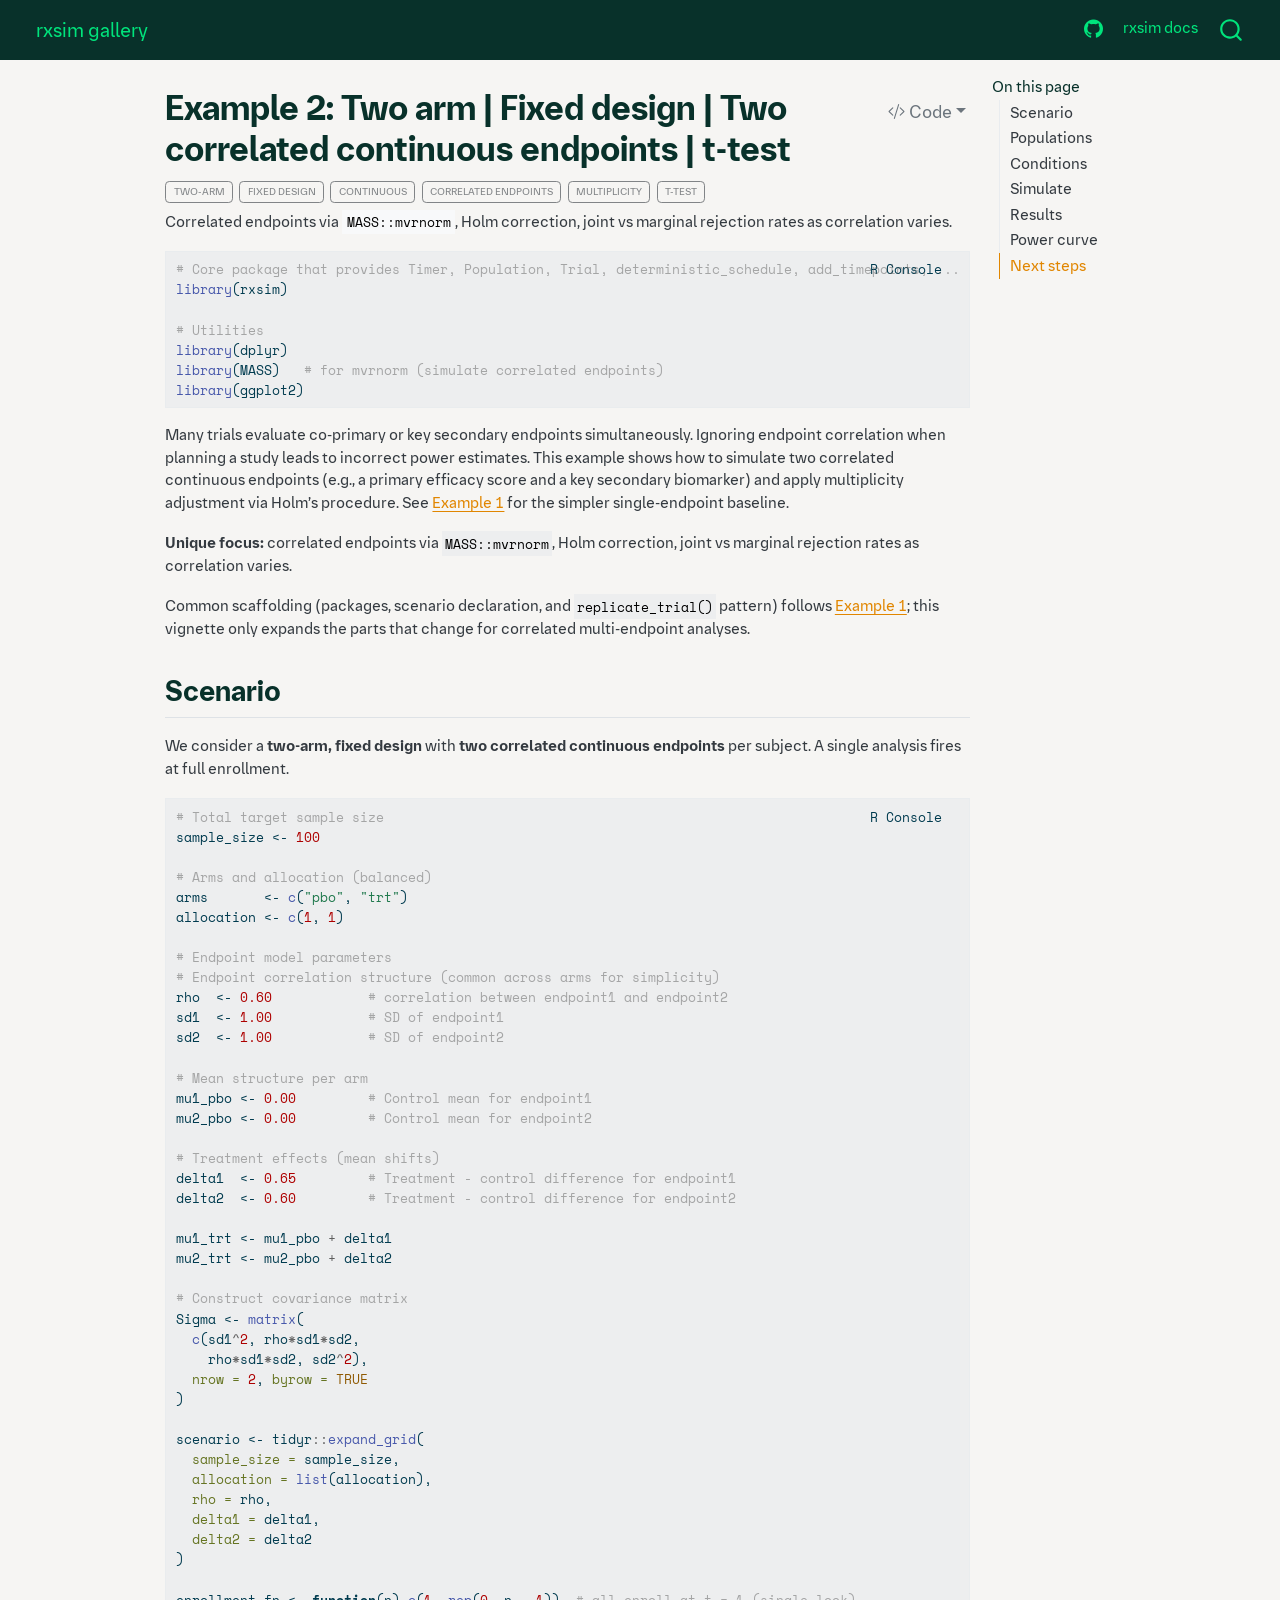
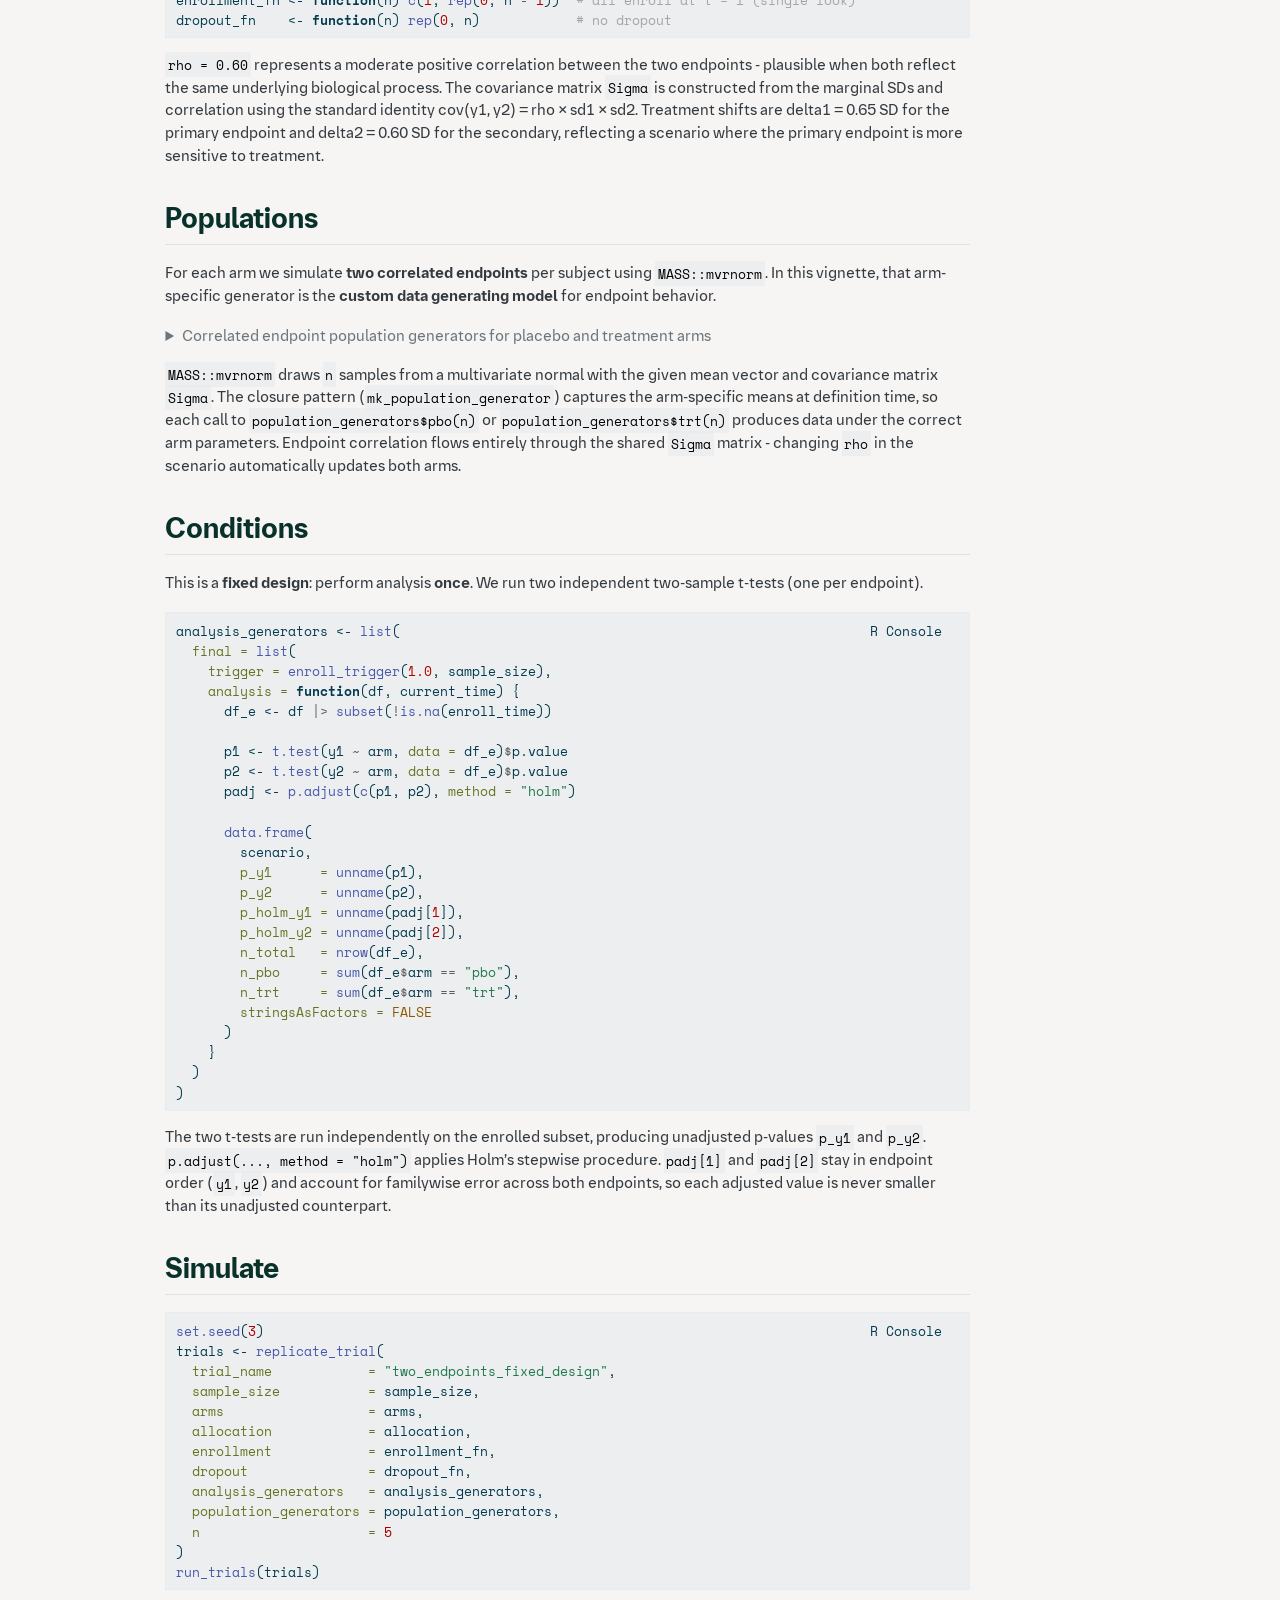
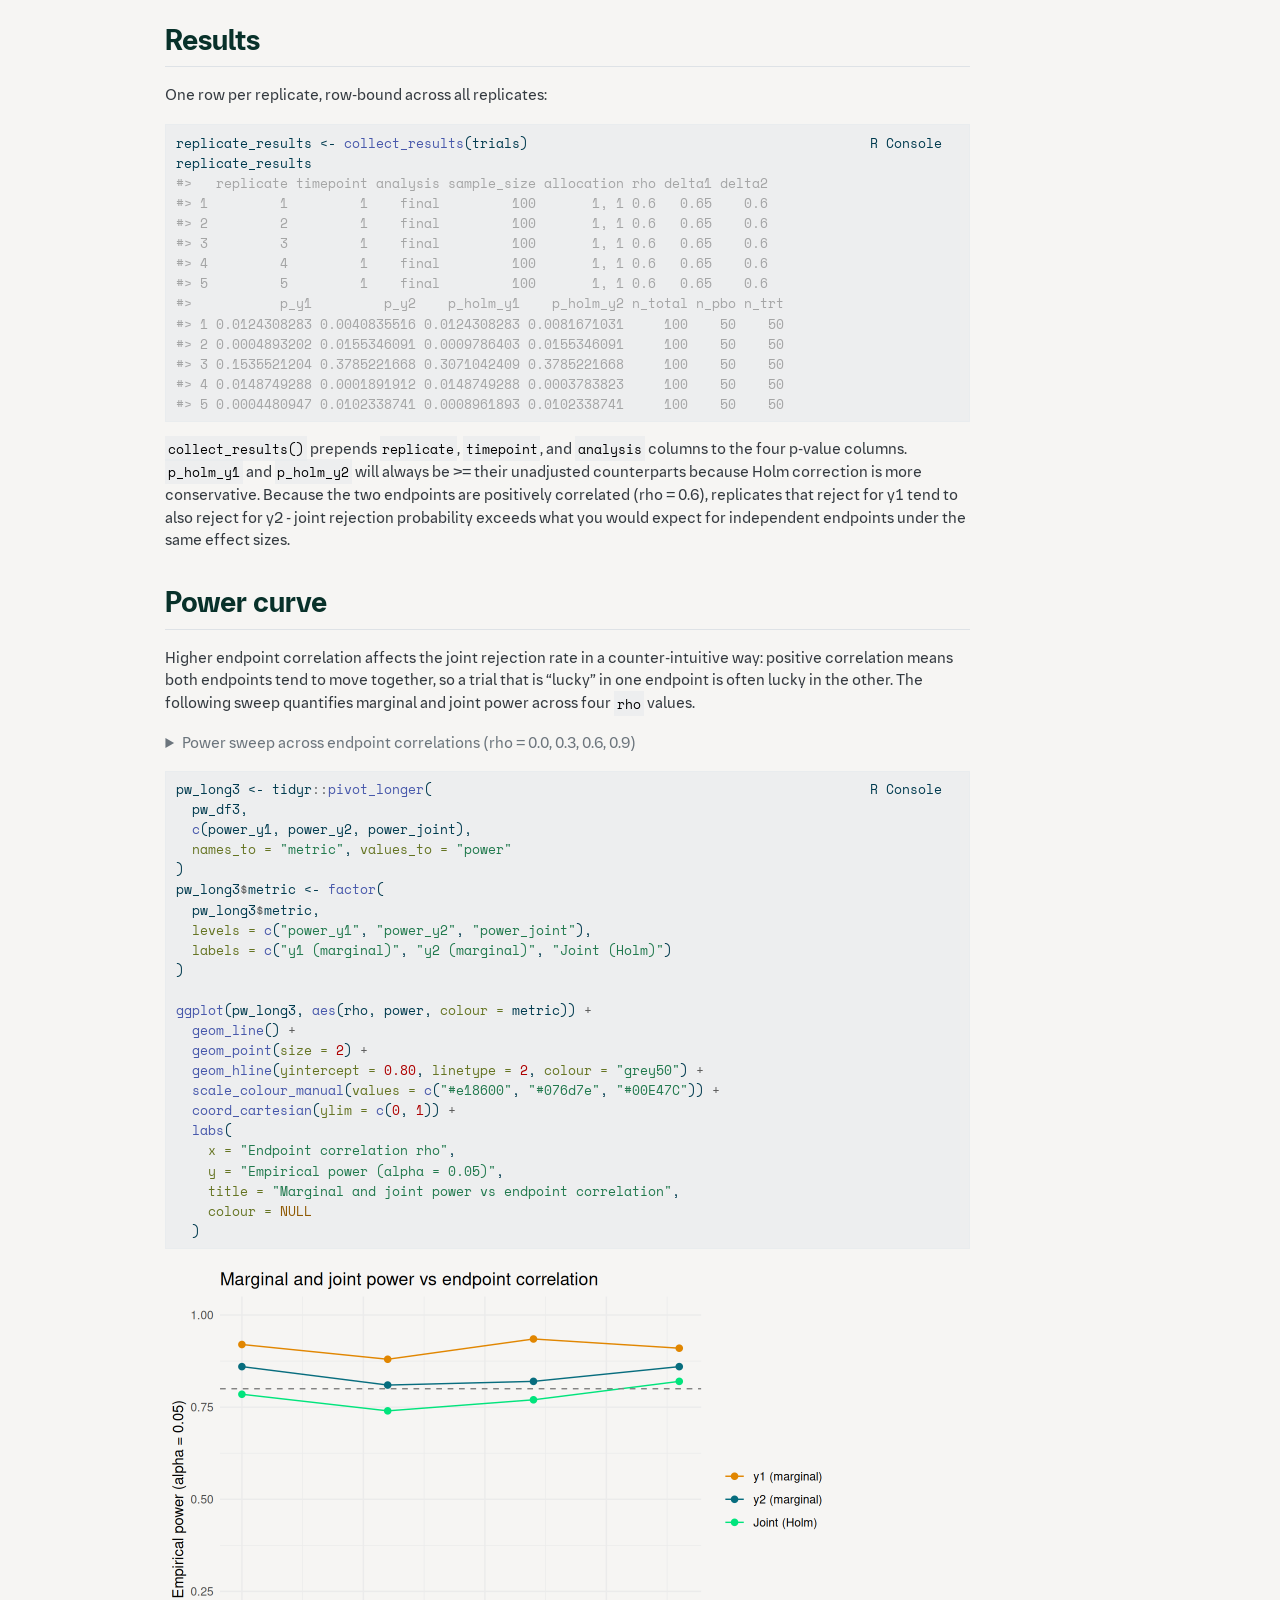
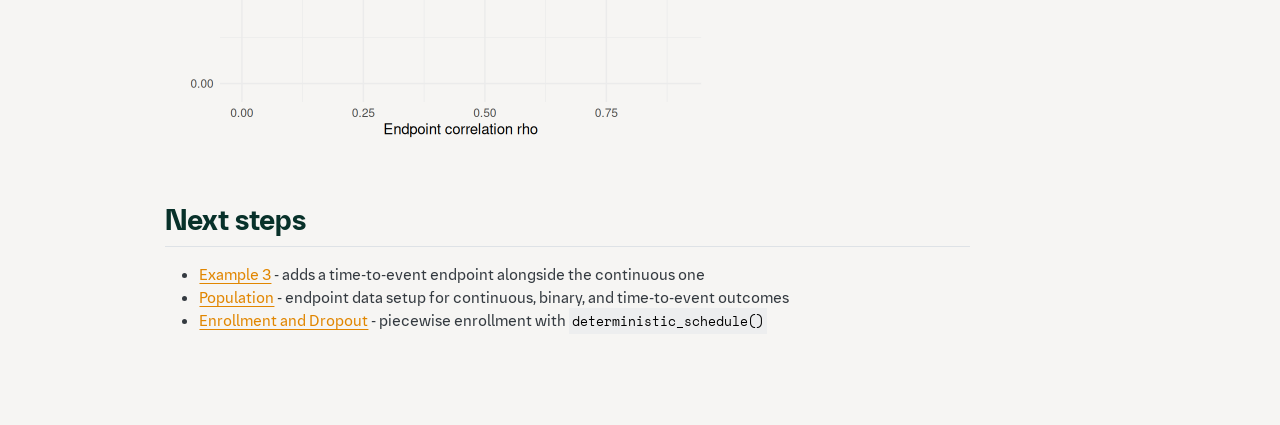
<file: examples/example-2.html>
<!DOCTYPE html>
<html xmlns="http://www.w3.org/1999/xhtml" lang="en" xml:lang="en"><head>

<meta charset="utf-8">
<meta name="generator" content="quarto-1.9.38">

<meta name="viewport" content="width=device-width, initial-scale=1.0, user-scalable=yes">

<meta name="description" content="Correlated endpoints via MASS::mvrnorm, Holm correction, joint vs marginal rejection rates as correlation varies.">

<title>Example 2: Two arm | Fixed design | Two correlated continuous endpoints | t-test – rxsim gallery</title>
<style>
/* Default styles provided by pandoc.
** See https://pandoc.org/MANUAL.html#variables-for-html for config info.
*/
code{white-space: pre-wrap;}
span.smallcaps{font-variant: small-caps;}
div.columns{display: flex; gap: min(4vw, 1.5em);}
div.column{flex: auto; overflow-x: auto;}
div.hanging-indent{margin-left: 1.5em; text-indent: -1.5em;}
ul.task-list{list-style: none;}
ul.task-list li input[type="checkbox"] {
  width: 0.8em;
  margin: 0 0.8em 0.2em -1em; /* quarto-specific, see https://github.com/quarto-dev/quarto-cli/issues/4556 */ 
  vertical-align: middle;
}
/* CSS for syntax highlighting */
html { -webkit-text-size-adjust: 100%; }
pre > code.sourceCode { white-space: pre; position: relative; }
pre > code.sourceCode > span { display: inline-block; line-height: 1.25; }
pre > code.sourceCode > span:empty { height: 1.2em; }
.sourceCode { overflow: visible; }
code.sourceCode > span { color: inherit; text-decoration: inherit; }
div.sourceCode { margin: 1em 0; }
pre.sourceCode { margin: 0; }
@media screen {
div.sourceCode { overflow: auto; }
}
@media print {
pre > code.sourceCode { white-space: pre-wrap; }
pre > code.sourceCode > span { text-indent: -5em; padding-left: 5em; }
}
pre.numberSource code
  { counter-reset: source-line 0; }
pre.numberSource code > span
  { position: relative; left: -4em; counter-increment: source-line; }
pre.numberSource code > span > a:first-child::before
  { content: counter(source-line);
    position: relative; left: -1em; text-align: right; vertical-align: baseline;
    border: none; display: inline-block;
    -webkit-touch-callout: none; -webkit-user-select: none;
    -khtml-user-select: none; -moz-user-select: none;
    -ms-user-select: none; user-select: none;
    padding: 0 4px; width: 4em;
  }
pre.numberSource { margin-left: 3em;  padding-left: 4px; }
div.sourceCode
  {   }
@media screen {
pre > code.sourceCode > span > a:first-child::before { text-decoration: underline; }
}
</style>


<script src="../site_libs/quarto-nav/quarto-nav.js"></script>
<script src="../site_libs/quarto-nav/headroom.min.js"></script>
<script src="../site_libs/clipboard/clipboard.min.js"></script>
<script src="../site_libs/quarto-search/autocomplete.umd.js"></script>
<script src="../site_libs/quarto-search/fuse.min.js"></script>
<script src="../site_libs/quarto-search/quarto-search.js"></script>
<meta name="quarto:offset" content="../">
<script src="../site_libs/quarto-html/quarto.js" type="module"></script>
<script src="../site_libs/quarto-html/tabsets/tabsets.js" type="module"></script>
<script src="../site_libs/quarto-html/popper.min.js"></script>
<script src="../site_libs/quarto-html/tippy.umd.min.js"></script>
<script src="../site_libs/quarto-html/anchor.min.js"></script>
<link href="../site_libs/quarto-html/tippy.css" rel="stylesheet">
<link href="../site_libs/quarto-html/quarto-syntax-highlighting-2c2fe380ac7a2328c4f64fdb1f27e0c1.css" rel="stylesheet" class="quarto-color-scheme" id="quarto-text-highlighting-styles">
<link href="../site_libs/quarto-html/quarto-syntax-highlighting-dark-59dd92a77a1388063abe5f6a6ed8518e.css" rel="stylesheet" class="quarto-color-scheme quarto-color-alternate" id="quarto-text-highlighting-styles">
<link href="../site_libs/quarto-html/quarto-syntax-highlighting-2c2fe380ac7a2328c4f64fdb1f27e0c1.css" rel="stylesheet" class="quarto-color-scheme-extra" id="quarto-text-highlighting-styles">
<script src="../site_libs/bootstrap/bootstrap.min.js"></script>
<link href="../site_libs/bootstrap/bootstrap-icons.css" rel="stylesheet">
<link href="../site_libs/bootstrap/bootstrap-9bdfe0a3e5b8d85a0cbeab43cc6134da.min.css" rel="stylesheet" append-hash="true" class="quarto-color-scheme" id="quarto-bootstrap" data-mode="light">
<link href="../site_libs/bootstrap/bootstrap-dark-9bdfe0a3e5b8d85a0cbeab43cc6134da.min.css" rel="stylesheet" append-hash="true" class="quarto-color-scheme quarto-color-alternate" id="quarto-bootstrap" data-mode="light">
<link href="../site_libs/bootstrap/bootstrap-9bdfe0a3e5b8d85a0cbeab43cc6134da.min.css" rel="stylesheet" append-hash="true" class="quarto-color-scheme-extra" id="quarto-bootstrap" data-mode="light">
<script id="quarto-search-options" type="application/json">{
  "location": "navbar",
  "copy-button": false,
  "collapse-after": 3,
  "panel-placement": "end",
  "type": "overlay",
  "limit": 50,
  "keyboard-shortcut": [
    "f",
    "/",
    "s"
  ],
  "show-item-context": false,
  "language": {
    "search-no-results-text": "No results",
    "search-matching-documents-text": "matching documents",
    "search-copy-link-title": "Copy link to search",
    "search-hide-matches-text": "Hide additional matches",
    "search-more-match-text": "more match in this document",
    "search-more-matches-text": "more matches in this document",
    "search-clear-button-title": "Clear",
    "search-text-placeholder": "",
    "search-detached-cancel-button-title": "Cancel",
    "search-submit-button-title": "Submit",
    "search-label": "Search"
  }
}</script>


<link rel="stylesheet" href="../assets/css/custom.css">
</head>

<body class="nav-fixed quarto-light">

<div id="quarto-search-results"></div>
  <header id="quarto-header" class="headroom fixed-top">
    <nav class="navbar navbar-expand-lg " data-bs-theme="dark">
      <div class="navbar-container container-fluid">
      <div class="navbar-brand-container mx-auto">
    <a href="../index.html" class="navbar-brand navbar-brand-logo">
    <img src="../assets/img/logo.svg" alt="" class="navbar-logo light-content">
    <img src="../assets/img/logo.svg" alt="" class="navbar-logo dark-content">
    </a>
    <a class="navbar-brand" href="../index.html">
    <span class="navbar-title">rxsim gallery</span>
    </a>
  </div>
            <div id="quarto-search" class="" title="Search"></div>
          <button class="navbar-toggler" type="button" data-bs-toggle="collapse" data-bs-target="#navbarCollapse" aria-controls="navbarCollapse" role="menu" aria-expanded="false" aria-label="Toggle navigation" onclick="if (window.quartoToggleHeadroom) { window.quartoToggleHeadroom(); }">
  <span class="navbar-toggler-icon"></span>
</button>
          <div class="collapse navbar-collapse" id="navbarCollapse">
            <ul class="navbar-nav navbar-nav-scroll ms-auto">
  <li class="nav-item compact">
    <a class="nav-link" href="https://github.com/Boehringer-Ingelheim/rxsim"> <i class="bi bi-github" role="img">
</i> 
<span class="menu-text"></span></a>
  </li>  
  <li class="nav-item">
    <a class="nav-link" href="https://boehringer-ingelheim.github.io/rxsim"> 
<span class="menu-text">rxsim docs</span></a>
  </li>  
</ul>
          </div> <!-- /navcollapse -->
            <div class="quarto-navbar-tools">
</div>
      </div> <!-- /container-fluid -->
    </nav>
</header>
<!-- content -->
<div id="quarto-content" class="quarto-container page-columns page-rows-contents page-layout-article page-navbar">
<!-- sidebar -->
<!-- margin-sidebar -->
    <div id="quarto-margin-sidebar" class="sidebar margin-sidebar">
        <nav id="TOC" role="doc-toc" class="toc-active">
    <h2 id="toc-title">On this page</h2>
   
  <ul>
  <li><a href="#scenario" id="toc-scenario" class="nav-link active" data-scroll-target="#scenario">Scenario</a></li>
  <li><a href="#populations" id="toc-populations" class="nav-link" data-scroll-target="#populations">Populations</a></li>
  <li><a href="#conditions" id="toc-conditions" class="nav-link" data-scroll-target="#conditions">Conditions</a></li>
  <li><a href="#simulate" id="toc-simulate" class="nav-link" data-scroll-target="#simulate">Simulate</a></li>
  <li><a href="#results" id="toc-results" class="nav-link" data-scroll-target="#results">Results</a></li>
  <li><a href="#power-curve" id="toc-power-curve" class="nav-link" data-scroll-target="#power-curve">Power curve</a></li>
  <li><a href="#next-steps" id="toc-next-steps" class="nav-link" data-scroll-target="#next-steps">Next steps</a></li>
  </ul>
</nav>
    </div>
<!-- main -->
<main class="content" id="quarto-document-content">

<header id="title-block-header" class="quarto-title-block default">
<div class="quarto-title">
<div class="quarto-title-block"><div><h1 class="title">Example 2: Two arm | Fixed design | Two correlated continuous endpoints | t-test</h1><button type="button" class="btn code-tools-button dropdown-toggle" id="quarto-code-tools-menu" data-bs-toggle="dropdown" aria-expanded="false"><i class="bi"></i> Code</button><ul class="dropdown-menu dropdown-menu-end" aria-labelelledby="quarto-code-tools-menu"><li><a id="quarto-show-all-code" class="dropdown-item" href="javascript:void(0)" role="button">Show All Code</a></li><li><a id="quarto-hide-all-code" class="dropdown-item" href="javascript:void(0)" role="button">Hide All Code</a></li><li><hr class="dropdown-divider"></li><li><a id="quarto-view-source" class="dropdown-item" href="javascript:void(0)" role="button">View Source</a></li></ul></div></div>
  <div class="quarto-categories">
    <div class="quarto-category">two-arm</div>
    <div class="quarto-category">fixed design</div>
    <div class="quarto-category">continuous</div>
    <div class="quarto-category">correlated endpoints</div>
    <div class="quarto-category">multiplicity</div>
    <div class="quarto-category">t-test</div>
  </div>
  </div>

<div>
  <div class="description">
    Correlated endpoints via <code>MASS::mvrnorm</code>, Holm correction, joint vs marginal rejection rates as correlation varies.
  </div>
</div>


<div class="quarto-title-meta">

    
  
    
  </div>
  


</header>


<div class="cell">
<div class="code-copy-outer-scaffold"><div class="sourceCode cell-code" id="cb1"><pre class="sourceCode r code-with-copy"><code class="sourceCode r"><span id="cb1-1"><a href="#cb1-1" aria-hidden="true" tabindex="-1"></a><span class="co"># Core package that provides Timer, Population, Trial, deterministic_schedule, add_timepoints, ...</span></span>
<span id="cb1-2"><a href="#cb1-2" aria-hidden="true" tabindex="-1"></a><span class="fu">library</span>(rxsim)</span>
<span id="cb1-3"><a href="#cb1-3" aria-hidden="true" tabindex="-1"></a></span>
<span id="cb1-4"><a href="#cb1-4" aria-hidden="true" tabindex="-1"></a><span class="co"># Utilities</span></span>
<span id="cb1-5"><a href="#cb1-5" aria-hidden="true" tabindex="-1"></a><span class="fu">library</span>(dplyr)</span>
<span id="cb1-6"><a href="#cb1-6" aria-hidden="true" tabindex="-1"></a><span class="fu">library</span>(MASS)   <span class="co"># for mvrnorm (simulate correlated endpoints)</span></span>
<span id="cb1-7"><a href="#cb1-7" aria-hidden="true" tabindex="-1"></a><span class="fu">library</span>(ggplot2)</span></code></pre></div><button title="Copy to Clipboard" class="code-copy-button"><i class="bi"></i></button></div>
</div>
<p>Many trials evaluate co-primary or key secondary endpoints simultaneously. Ignoring endpoint correlation when planning a study leads to incorrect power estimates. This example shows how to simulate two correlated continuous endpoints (e.g., a primary efficacy score and a key secondary biomarker) and apply multiplicity adjustment via Holm’s procedure. See <a href="example-1.html">Example 1</a> for the simpler single-endpoint baseline.</p>
<p><strong>Unique focus:</strong> correlated endpoints via <code>MASS::mvrnorm</code>, Holm correction, joint vs marginal rejection rates as correlation varies.</p>
<p>Common scaffolding (packages, scenario declaration, and <code>replicate_trial()</code> pattern) follows <a href="example-1.html">Example 1</a>; this vignette only expands the parts that change for correlated multi-endpoint analyses.</p>
<section id="scenario" class="level2">
<h2 class="anchored" data-anchor-id="scenario">Scenario</h2>
<p>We consider a <strong>two-arm, fixed design</strong> with <strong>two correlated continuous endpoints</strong> per subject. A single analysis fires at full enrollment.</p>
<div class="cell">
<div class="code-copy-outer-scaffold"><div class="sourceCode cell-code" id="cb2"><pre class="sourceCode r code-with-copy"><code class="sourceCode r"><span id="cb2-1"><a href="#cb2-1" aria-hidden="true" tabindex="-1"></a><span class="co"># Total target sample size</span></span>
<span id="cb2-2"><a href="#cb2-2" aria-hidden="true" tabindex="-1"></a>sample_size <span class="ot">&lt;-</span> <span class="dv">100</span></span>
<span id="cb2-3"><a href="#cb2-3" aria-hidden="true" tabindex="-1"></a></span>
<span id="cb2-4"><a href="#cb2-4" aria-hidden="true" tabindex="-1"></a><span class="co"># Arms and allocation (balanced)</span></span>
<span id="cb2-5"><a href="#cb2-5" aria-hidden="true" tabindex="-1"></a>arms       <span class="ot">&lt;-</span> <span class="fu">c</span>(<span class="st">"pbo"</span>, <span class="st">"trt"</span>)</span>
<span id="cb2-6"><a href="#cb2-6" aria-hidden="true" tabindex="-1"></a>allocation <span class="ot">&lt;-</span> <span class="fu">c</span>(<span class="dv">1</span>, <span class="dv">1</span>)</span>
<span id="cb2-7"><a href="#cb2-7" aria-hidden="true" tabindex="-1"></a></span>
<span id="cb2-8"><a href="#cb2-8" aria-hidden="true" tabindex="-1"></a><span class="co"># Endpoint model parameters</span></span>
<span id="cb2-9"><a href="#cb2-9" aria-hidden="true" tabindex="-1"></a><span class="co"># Endpoint correlation structure (common across arms for simplicity)</span></span>
<span id="cb2-10"><a href="#cb2-10" aria-hidden="true" tabindex="-1"></a>rho  <span class="ot">&lt;-</span> <span class="fl">0.60</span>            <span class="co"># correlation between endpoint1 and endpoint2</span></span>
<span id="cb2-11"><a href="#cb2-11" aria-hidden="true" tabindex="-1"></a>sd1  <span class="ot">&lt;-</span> <span class="fl">1.00</span>            <span class="co"># SD of endpoint1</span></span>
<span id="cb2-12"><a href="#cb2-12" aria-hidden="true" tabindex="-1"></a>sd2  <span class="ot">&lt;-</span> <span class="fl">1.00</span>            <span class="co"># SD of endpoint2</span></span>
<span id="cb2-13"><a href="#cb2-13" aria-hidden="true" tabindex="-1"></a></span>
<span id="cb2-14"><a href="#cb2-14" aria-hidden="true" tabindex="-1"></a><span class="co"># Mean structure per arm</span></span>
<span id="cb2-15"><a href="#cb2-15" aria-hidden="true" tabindex="-1"></a>mu1_pbo <span class="ot">&lt;-</span> <span class="fl">0.00</span>         <span class="co"># Control mean for endpoint1</span></span>
<span id="cb2-16"><a href="#cb2-16" aria-hidden="true" tabindex="-1"></a>mu2_pbo <span class="ot">&lt;-</span> <span class="fl">0.00</span>         <span class="co"># Control mean for endpoint2</span></span>
<span id="cb2-17"><a href="#cb2-17" aria-hidden="true" tabindex="-1"></a></span>
<span id="cb2-18"><a href="#cb2-18" aria-hidden="true" tabindex="-1"></a><span class="co"># Treatment effects (mean shifts)</span></span>
<span id="cb2-19"><a href="#cb2-19" aria-hidden="true" tabindex="-1"></a>delta1  <span class="ot">&lt;-</span> <span class="fl">0.65</span>         <span class="co"># Treatment - control difference for endpoint1</span></span>
<span id="cb2-20"><a href="#cb2-20" aria-hidden="true" tabindex="-1"></a>delta2  <span class="ot">&lt;-</span> <span class="fl">0.60</span>         <span class="co"># Treatment - control difference for endpoint2</span></span>
<span id="cb2-21"><a href="#cb2-21" aria-hidden="true" tabindex="-1"></a></span>
<span id="cb2-22"><a href="#cb2-22" aria-hidden="true" tabindex="-1"></a>mu1_trt <span class="ot">&lt;-</span> mu1_pbo <span class="sc">+</span> delta1</span>
<span id="cb2-23"><a href="#cb2-23" aria-hidden="true" tabindex="-1"></a>mu2_trt <span class="ot">&lt;-</span> mu2_pbo <span class="sc">+</span> delta2</span>
<span id="cb2-24"><a href="#cb2-24" aria-hidden="true" tabindex="-1"></a></span>
<span id="cb2-25"><a href="#cb2-25" aria-hidden="true" tabindex="-1"></a><span class="co"># Construct covariance matrix</span></span>
<span id="cb2-26"><a href="#cb2-26" aria-hidden="true" tabindex="-1"></a>Sigma <span class="ot">&lt;-</span> <span class="fu">matrix</span>(</span>
<span id="cb2-27"><a href="#cb2-27" aria-hidden="true" tabindex="-1"></a>  <span class="fu">c</span>(sd1<span class="sc">^</span><span class="dv">2</span>, rho<span class="sc">*</span>sd1<span class="sc">*</span>sd2,</span>
<span id="cb2-28"><a href="#cb2-28" aria-hidden="true" tabindex="-1"></a>    rho<span class="sc">*</span>sd1<span class="sc">*</span>sd2, sd2<span class="sc">^</span><span class="dv">2</span>),</span>
<span id="cb2-29"><a href="#cb2-29" aria-hidden="true" tabindex="-1"></a>  <span class="at">nrow =</span> <span class="dv">2</span>, <span class="at">byrow =</span> <span class="cn">TRUE</span></span>
<span id="cb2-30"><a href="#cb2-30" aria-hidden="true" tabindex="-1"></a>)</span>
<span id="cb2-31"><a href="#cb2-31" aria-hidden="true" tabindex="-1"></a></span>
<span id="cb2-32"><a href="#cb2-32" aria-hidden="true" tabindex="-1"></a>scenario <span class="ot">&lt;-</span> tidyr<span class="sc">::</span><span class="fu">expand_grid</span>(</span>
<span id="cb2-33"><a href="#cb2-33" aria-hidden="true" tabindex="-1"></a>  <span class="at">sample_size =</span> sample_size,</span>
<span id="cb2-34"><a href="#cb2-34" aria-hidden="true" tabindex="-1"></a>  <span class="at">allocation =</span> <span class="fu">list</span>(allocation),</span>
<span id="cb2-35"><a href="#cb2-35" aria-hidden="true" tabindex="-1"></a>  <span class="at">rho =</span> rho,</span>
<span id="cb2-36"><a href="#cb2-36" aria-hidden="true" tabindex="-1"></a>  <span class="at">delta1 =</span> delta1,</span>
<span id="cb2-37"><a href="#cb2-37" aria-hidden="true" tabindex="-1"></a>  <span class="at">delta2 =</span> delta2</span>
<span id="cb2-38"><a href="#cb2-38" aria-hidden="true" tabindex="-1"></a>)</span>
<span id="cb2-39"><a href="#cb2-39" aria-hidden="true" tabindex="-1"></a></span>
<span id="cb2-40"><a href="#cb2-40" aria-hidden="true" tabindex="-1"></a>enrollment_fn <span class="ot">&lt;-</span> <span class="cf">function</span>(n) <span class="fu">c</span>(<span class="dv">1</span>, <span class="fu">rep</span>(<span class="dv">0</span>, n <span class="sc">-</span> <span class="dv">1</span>))  <span class="co"># all enroll at t = 1 (single look)</span></span>
<span id="cb2-41"><a href="#cb2-41" aria-hidden="true" tabindex="-1"></a>dropout_fn    <span class="ot">&lt;-</span> <span class="cf">function</span>(n) <span class="fu">rep</span>(<span class="dv">0</span>, n)            <span class="co"># no dropout</span></span></code></pre></div><button title="Copy to Clipboard" class="code-copy-button"><i class="bi"></i></button></div>
</div>
<p><code>rho = 0.60</code> represents a moderate positive correlation between the two endpoints - plausible when both reflect the same underlying biological process. The covariance matrix <code>Sigma</code> is constructed from the marginal SDs and correlation using the standard identity cov(y1, y2) = rho × sd1 × sd2. Treatment shifts are delta1 = 0.65 SD for the primary endpoint and delta2 = 0.60 SD for the secondary, reflecting a scenario where the primary endpoint is more sensitive to treatment.</p>
</section>
<section id="populations" class="level2">
<h2 class="anchored" data-anchor-id="populations">Populations</h2>
<p>For each arm we simulate <strong>two correlated endpoints</strong> per subject using <code>MASS::mvrnorm</code>. In this vignette, that arm-specific generator is the <strong>custom data generating model</strong> for endpoint behavior.</p>
<div class="cell">
<details class="code-fold">
<summary>Correlated endpoint population generators for placebo and treatment arms</summary>
<div class="code-copy-outer-scaffold"><div class="sourceCode cell-code" id="cb3"><pre class="sourceCode r code-with-copy"><code class="sourceCode r"><span id="cb3-1"><a href="#cb3-1" aria-hidden="true" tabindex="-1"></a><span class="co"># Create closure to capture parameters</span></span>
<span id="cb3-2"><a href="#cb3-2" aria-hidden="true" tabindex="-1"></a>mk_population_generator <span class="ot">&lt;-</span> <span class="cf">function</span>(mu_y1, mu_y2) {</span>
<span id="cb3-3"><a href="#cb3-3" aria-hidden="true" tabindex="-1"></a>  <span class="cf">function</span>(n) {</span>
<span id="cb3-4"><a href="#cb3-4" aria-hidden="true" tabindex="-1"></a>    xy <span class="ot">&lt;-</span> MASS<span class="sc">::</span><span class="fu">mvrnorm</span>(</span>
<span id="cb3-5"><a href="#cb3-5" aria-hidden="true" tabindex="-1"></a>      <span class="at">n     =</span> n,</span>
<span id="cb3-6"><a href="#cb3-6" aria-hidden="true" tabindex="-1"></a>      <span class="at">mu    =</span> <span class="fu">c</span>(mu_y1, mu_y2),</span>
<span id="cb3-7"><a href="#cb3-7" aria-hidden="true" tabindex="-1"></a>      <span class="at">Sigma =</span> Sigma</span>
<span id="cb3-8"><a href="#cb3-8" aria-hidden="true" tabindex="-1"></a>    )</span>
<span id="cb3-9"><a href="#cb3-9" aria-hidden="true" tabindex="-1"></a>    <span class="fu">data.frame</span>(</span>
<span id="cb3-10"><a href="#cb3-10" aria-hidden="true" tabindex="-1"></a>      <span class="at">id =</span> <span class="fu">seq_len</span>(n),</span>
<span id="cb3-11"><a href="#cb3-11" aria-hidden="true" tabindex="-1"></a>      <span class="at">y1 =</span> xy[, <span class="dv">1</span>],</span>
<span id="cb3-12"><a href="#cb3-12" aria-hidden="true" tabindex="-1"></a>      <span class="at">y2 =</span> xy[, <span class="dv">2</span>],</span>
<span id="cb3-13"><a href="#cb3-13" aria-hidden="true" tabindex="-1"></a>      <span class="at">readout_time =</span> <span class="dv">1</span></span>
<span id="cb3-14"><a href="#cb3-14" aria-hidden="true" tabindex="-1"></a>    )</span>
<span id="cb3-15"><a href="#cb3-15" aria-hidden="true" tabindex="-1"></a>  }</span>
<span id="cb3-16"><a href="#cb3-16" aria-hidden="true" tabindex="-1"></a>}</span>
<span id="cb3-17"><a href="#cb3-17" aria-hidden="true" tabindex="-1"></a></span>
<span id="cb3-18"><a href="#cb3-18" aria-hidden="true" tabindex="-1"></a>population_generators <span class="ot">&lt;-</span> <span class="fu">list</span>(</span>
<span id="cb3-19"><a href="#cb3-19" aria-hidden="true" tabindex="-1"></a>  <span class="at">pbo =</span> <span class="fu">mk_population_generator</span>(mu1_pbo, mu2_pbo),</span>
<span id="cb3-20"><a href="#cb3-20" aria-hidden="true" tabindex="-1"></a>  <span class="at">trt =</span> <span class="fu">mk_population_generator</span>(mu1_trt, mu2_trt)</span>
<span id="cb3-21"><a href="#cb3-21" aria-hidden="true" tabindex="-1"></a>)</span></code></pre></div><button title="Copy to Clipboard" class="code-copy-button"><i class="bi"></i></button></div>
</details>
</div>
<p><code>MASS::mvrnorm</code> draws <code>n</code> samples from a multivariate normal with the given mean vector and covariance matrix <code>Sigma</code>. The closure pattern (<code>mk_population_generator</code>) captures the arm-specific means at definition time, so each call to <code>population_generators$pbo(n)</code> or <code>population_generators$trt(n)</code> produces data under the correct arm parameters. Endpoint correlation flows entirely through the shared <code>Sigma</code> matrix - changing <code>rho</code> in the scenario automatically updates both arms.</p>
</section>
<section id="conditions" class="level2">
<h2 class="anchored" data-anchor-id="conditions">Conditions</h2>
<p>This is a <strong>fixed design</strong>: perform analysis <strong>once</strong>. We run two independent two-sample t-tests (one per endpoint).</p>
<div class="cell">
<div class="code-copy-outer-scaffold"><div class="sourceCode cell-code" id="cb4"><pre class="sourceCode r code-with-copy"><code class="sourceCode r"><span id="cb4-1"><a href="#cb4-1" aria-hidden="true" tabindex="-1"></a>analysis_generators <span class="ot">&lt;-</span> <span class="fu">list</span>(</span>
<span id="cb4-2"><a href="#cb4-2" aria-hidden="true" tabindex="-1"></a>  <span class="at">final =</span> <span class="fu">list</span>(</span>
<span id="cb4-3"><a href="#cb4-3" aria-hidden="true" tabindex="-1"></a>    <span class="at">trigger =</span> <span class="fu">enroll_trigger</span>(<span class="fl">1.0</span>, sample_size),</span>
<span id="cb4-4"><a href="#cb4-4" aria-hidden="true" tabindex="-1"></a>    <span class="at">analysis =</span> <span class="cf">function</span>(df, current_time) {</span>
<span id="cb4-5"><a href="#cb4-5" aria-hidden="true" tabindex="-1"></a>      df_e <span class="ot">&lt;-</span> df <span class="sc">|&gt;</span> <span class="fu">subset</span>(<span class="sc">!</span><span class="fu">is.na</span>(enroll_time))</span>
<span id="cb4-6"><a href="#cb4-6" aria-hidden="true" tabindex="-1"></a></span>
<span id="cb4-7"><a href="#cb4-7" aria-hidden="true" tabindex="-1"></a>      p1 <span class="ot">&lt;-</span> <span class="fu">t.test</span>(y1 <span class="sc">~</span> arm, <span class="at">data =</span> df_e)<span class="sc">$</span>p.value</span>
<span id="cb4-8"><a href="#cb4-8" aria-hidden="true" tabindex="-1"></a>      p2 <span class="ot">&lt;-</span> <span class="fu">t.test</span>(y2 <span class="sc">~</span> arm, <span class="at">data =</span> df_e)<span class="sc">$</span>p.value</span>
<span id="cb4-9"><a href="#cb4-9" aria-hidden="true" tabindex="-1"></a>      padj <span class="ot">&lt;-</span> <span class="fu">p.adjust</span>(<span class="fu">c</span>(p1, p2), <span class="at">method =</span> <span class="st">"holm"</span>)</span>
<span id="cb4-10"><a href="#cb4-10" aria-hidden="true" tabindex="-1"></a></span>
<span id="cb4-11"><a href="#cb4-11" aria-hidden="true" tabindex="-1"></a>      <span class="fu">data.frame</span>(</span>
<span id="cb4-12"><a href="#cb4-12" aria-hidden="true" tabindex="-1"></a>        scenario,</span>
<span id="cb4-13"><a href="#cb4-13" aria-hidden="true" tabindex="-1"></a>        <span class="at">p_y1      =</span> <span class="fu">unname</span>(p1),</span>
<span id="cb4-14"><a href="#cb4-14" aria-hidden="true" tabindex="-1"></a>        <span class="at">p_y2      =</span> <span class="fu">unname</span>(p2),</span>
<span id="cb4-15"><a href="#cb4-15" aria-hidden="true" tabindex="-1"></a>        <span class="at">p_holm_y1 =</span> <span class="fu">unname</span>(padj[<span class="dv">1</span>]),</span>
<span id="cb4-16"><a href="#cb4-16" aria-hidden="true" tabindex="-1"></a>        <span class="at">p_holm_y2 =</span> <span class="fu">unname</span>(padj[<span class="dv">2</span>]),</span>
<span id="cb4-17"><a href="#cb4-17" aria-hidden="true" tabindex="-1"></a>        <span class="at">n_total   =</span> <span class="fu">nrow</span>(df_e),</span>
<span id="cb4-18"><a href="#cb4-18" aria-hidden="true" tabindex="-1"></a>        <span class="at">n_pbo     =</span> <span class="fu">sum</span>(df_e<span class="sc">$</span>arm <span class="sc">==</span> <span class="st">"pbo"</span>),</span>
<span id="cb4-19"><a href="#cb4-19" aria-hidden="true" tabindex="-1"></a>        <span class="at">n_trt     =</span> <span class="fu">sum</span>(df_e<span class="sc">$</span>arm <span class="sc">==</span> <span class="st">"trt"</span>),</span>
<span id="cb4-20"><a href="#cb4-20" aria-hidden="true" tabindex="-1"></a>        <span class="at">stringsAsFactors =</span> <span class="cn">FALSE</span></span>
<span id="cb4-21"><a href="#cb4-21" aria-hidden="true" tabindex="-1"></a>      )</span>
<span id="cb4-22"><a href="#cb4-22" aria-hidden="true" tabindex="-1"></a>    }</span>
<span id="cb4-23"><a href="#cb4-23" aria-hidden="true" tabindex="-1"></a>  )</span>
<span id="cb4-24"><a href="#cb4-24" aria-hidden="true" tabindex="-1"></a>)</span></code></pre></div><button title="Copy to Clipboard" class="code-copy-button"><i class="bi"></i></button></div>
</div>
<p>The two t-tests are run independently on the enrolled subset, producing unadjusted p-values <code>p_y1</code> and <code>p_y2</code>. <code>p.adjust(..., method = "holm")</code> applies Holm’s stepwise procedure. <code>padj[1]</code> and <code>padj[2]</code> stay in endpoint order (<code>y1</code>, <code>y2</code>) and account for familywise error across both endpoints, so each adjusted value is never smaller than its unadjusted counterpart.</p>
</section>
<section id="simulate" class="level2">
<h2 class="anchored" data-anchor-id="simulate">Simulate</h2>
<div class="cell">
<div class="code-copy-outer-scaffold"><div class="sourceCode cell-code" id="cb5"><pre class="sourceCode r code-with-copy"><code class="sourceCode r"><span id="cb5-1"><a href="#cb5-1" aria-hidden="true" tabindex="-1"></a><span class="fu">set.seed</span>(<span class="dv">3</span>)</span>
<span id="cb5-2"><a href="#cb5-2" aria-hidden="true" tabindex="-1"></a>trials <span class="ot">&lt;-</span> <span class="fu">replicate_trial</span>(</span>
<span id="cb5-3"><a href="#cb5-3" aria-hidden="true" tabindex="-1"></a>  <span class="at">trial_name            =</span> <span class="st">"two_endpoints_fixed_design"</span>,</span>
<span id="cb5-4"><a href="#cb5-4" aria-hidden="true" tabindex="-1"></a>  <span class="at">sample_size           =</span> sample_size,</span>
<span id="cb5-5"><a href="#cb5-5" aria-hidden="true" tabindex="-1"></a>  <span class="at">arms                  =</span> arms,</span>
<span id="cb5-6"><a href="#cb5-6" aria-hidden="true" tabindex="-1"></a>  <span class="at">allocation            =</span> allocation,</span>
<span id="cb5-7"><a href="#cb5-7" aria-hidden="true" tabindex="-1"></a>  <span class="at">enrollment            =</span> enrollment_fn,</span>
<span id="cb5-8"><a href="#cb5-8" aria-hidden="true" tabindex="-1"></a>  <span class="at">dropout               =</span> dropout_fn,</span>
<span id="cb5-9"><a href="#cb5-9" aria-hidden="true" tabindex="-1"></a>  <span class="at">analysis_generators   =</span> analysis_generators,</span>
<span id="cb5-10"><a href="#cb5-10" aria-hidden="true" tabindex="-1"></a>  <span class="at">population_generators =</span> population_generators,</span>
<span id="cb5-11"><a href="#cb5-11" aria-hidden="true" tabindex="-1"></a>  <span class="at">n                     =</span> <span class="dv">5</span></span>
<span id="cb5-12"><a href="#cb5-12" aria-hidden="true" tabindex="-1"></a>)</span>
<span id="cb5-13"><a href="#cb5-13" aria-hidden="true" tabindex="-1"></a><span class="fu">run_trials</span>(trials)</span></code></pre></div><button title="Copy to Clipboard" class="code-copy-button"><i class="bi"></i></button></div>
</div>
</section>
<section id="results" class="level2">
<h2 class="anchored" data-anchor-id="results">Results</h2>
<p>One row per replicate, row-bound across all replicates:</p>
<div class="cell">
<div class="code-copy-outer-scaffold"><div class="sourceCode cell-code" id="cb6"><pre class="sourceCode r code-with-copy"><code class="sourceCode r"><span id="cb6-1"><a href="#cb6-1" aria-hidden="true" tabindex="-1"></a>replicate_results <span class="ot">&lt;-</span> <span class="fu">collect_results</span>(trials)</span>
<span id="cb6-2"><a href="#cb6-2" aria-hidden="true" tabindex="-1"></a>replicate_results</span>
<span id="cb6-3"><a href="#cb6-3" aria-hidden="true" tabindex="-1"></a><span class="co">#&gt;   replicate timepoint analysis sample_size allocation rho delta1 delta2</span></span>
<span id="cb6-4"><a href="#cb6-4" aria-hidden="true" tabindex="-1"></a><span class="co">#&gt; 1         1         1    final         100       1, 1 0.6   0.65    0.6</span></span>
<span id="cb6-5"><a href="#cb6-5" aria-hidden="true" tabindex="-1"></a><span class="co">#&gt; 2         2         1    final         100       1, 1 0.6   0.65    0.6</span></span>
<span id="cb6-6"><a href="#cb6-6" aria-hidden="true" tabindex="-1"></a><span class="co">#&gt; 3         3         1    final         100       1, 1 0.6   0.65    0.6</span></span>
<span id="cb6-7"><a href="#cb6-7" aria-hidden="true" tabindex="-1"></a><span class="co">#&gt; 4         4         1    final         100       1, 1 0.6   0.65    0.6</span></span>
<span id="cb6-8"><a href="#cb6-8" aria-hidden="true" tabindex="-1"></a><span class="co">#&gt; 5         5         1    final         100       1, 1 0.6   0.65    0.6</span></span>
<span id="cb6-9"><a href="#cb6-9" aria-hidden="true" tabindex="-1"></a><span class="co">#&gt;           p_y1         p_y2    p_holm_y1    p_holm_y2 n_total n_pbo n_trt</span></span>
<span id="cb6-10"><a href="#cb6-10" aria-hidden="true" tabindex="-1"></a><span class="co">#&gt; 1 0.0124308283 0.0040835516 0.0124308283 0.0081671031     100    50    50</span></span>
<span id="cb6-11"><a href="#cb6-11" aria-hidden="true" tabindex="-1"></a><span class="co">#&gt; 2 0.0004893202 0.0155346091 0.0009786403 0.0155346091     100    50    50</span></span>
<span id="cb6-12"><a href="#cb6-12" aria-hidden="true" tabindex="-1"></a><span class="co">#&gt; 3 0.1535521204 0.3785221668 0.3071042409 0.3785221668     100    50    50</span></span>
<span id="cb6-13"><a href="#cb6-13" aria-hidden="true" tabindex="-1"></a><span class="co">#&gt; 4 0.0148749288 0.0001891912 0.0148749288 0.0003783823     100    50    50</span></span>
<span id="cb6-14"><a href="#cb6-14" aria-hidden="true" tabindex="-1"></a><span class="co">#&gt; 5 0.0004480947 0.0102338741 0.0008961893 0.0102338741     100    50    50</span></span></code></pre></div><button title="Copy to Clipboard" class="code-copy-button"><i class="bi"></i></button></div>
</div>
<p><code>collect_results()</code> prepends <code>replicate</code>, <code>timepoint</code>, and <code>analysis</code> columns to the four p-value columns. <code>p_holm_y1</code> and <code>p_holm_y2</code> will always be &gt;= their unadjusted counterparts because Holm correction is more conservative. Because the two endpoints are positively correlated (rho = 0.6), replicates that reject for y1 tend to also reject for y2 - joint rejection probability exceeds what you would expect for independent endpoints under the same effect sizes.</p>
</section>
<section id="power-curve" class="level2">
<h2 class="anchored" data-anchor-id="power-curve">Power curve</h2>
<p>Higher endpoint correlation affects the joint rejection rate in a counter-intuitive way: positive correlation means both endpoints tend to move together, so a trial that is “lucky” in one endpoint is often lucky in the other. The following sweep quantifies marginal and joint power across four <code>rho</code> values.</p>
<div class="cell">
<details class="code-fold">
<summary>Power sweep across endpoint correlations (rho = 0.0, 0.3, 0.6, 0.9)</summary>
<div class="code-copy-outer-scaffold"><div class="sourceCode cell-code" id="cb7"><pre class="sourceCode r code-with-copy"><code class="sourceCode r"><span id="cb7-1"><a href="#cb7-1" aria-hidden="true" tabindex="-1"></a><span class="fu">set.seed</span>(<span class="dv">43</span>)</span>
<span id="cb7-2"><a href="#cb7-2" aria-hidden="true" tabindex="-1"></a>n_reps_pw <span class="ot">&lt;-</span> <span class="dv">200</span></span>
<span id="cb7-3"><a href="#cb7-3" aria-hidden="true" tabindex="-1"></a>rho_vals <span class="ot">&lt;-</span> <span class="fu">c</span>(<span class="fl">0.0</span>, <span class="fl">0.3</span>, <span class="fl">0.6</span>, <span class="fl">0.9</span>)</span>
<span id="cb7-4"><a href="#cb7-4" aria-hidden="true" tabindex="-1"></a></span>
<span id="cb7-5"><a href="#cb7-5" aria-hidden="true" tabindex="-1"></a>pw_df3 <span class="ot">&lt;-</span> <span class="fu">do.call</span>(rbind, <span class="fu">lapply</span>(rho_vals, <span class="cf">function</span>(r) {</span>
<span id="cb7-6"><a href="#cb7-6" aria-hidden="true" tabindex="-1"></a>  Sig_r <span class="ot">&lt;-</span> <span class="fu">matrix</span>(<span class="fu">c</span>(<span class="dv">1</span>, r, r, <span class="dv">1</span>), <span class="dv">2</span>)</span>
<span id="cb7-7"><a href="#cb7-7" aria-hidden="true" tabindex="-1"></a>  pop_pw <span class="ot">&lt;-</span> <span class="fu">list</span>(</span>
<span id="cb7-8"><a href="#cb7-8" aria-hidden="true" tabindex="-1"></a>    <span class="at">pbo =</span> <span class="fu">local</span>({</span>
<span id="cb7-9"><a href="#cb7-9" aria-hidden="true" tabindex="-1"></a>      S <span class="ot">&lt;-</span> Sig_r</span>
<span id="cb7-10"><a href="#cb7-10" aria-hidden="true" tabindex="-1"></a>      <span class="cf">function</span>(n) {</span>
<span id="cb7-11"><a href="#cb7-11" aria-hidden="true" tabindex="-1"></a>        xy <span class="ot">&lt;-</span> MASS<span class="sc">::</span><span class="fu">mvrnorm</span>(n, <span class="fu">c</span>(<span class="dv">0</span>, <span class="dv">0</span>), S)</span>
<span id="cb7-12"><a href="#cb7-12" aria-hidden="true" tabindex="-1"></a>        <span class="fu">data.frame</span>(<span class="at">id =</span> <span class="dv">1</span><span class="sc">:</span>n, <span class="at">y1 =</span> xy[, <span class="dv">1</span>], <span class="at">y2 =</span> xy[, <span class="dv">2</span>], <span class="at">readout_time =</span> <span class="dv">1</span>)</span>
<span id="cb7-13"><a href="#cb7-13" aria-hidden="true" tabindex="-1"></a>      }</span>
<span id="cb7-14"><a href="#cb7-14" aria-hidden="true" tabindex="-1"></a>    }),</span>
<span id="cb7-15"><a href="#cb7-15" aria-hidden="true" tabindex="-1"></a>    <span class="at">trt =</span> <span class="fu">local</span>({</span>
<span id="cb7-16"><a href="#cb7-16" aria-hidden="true" tabindex="-1"></a>      S <span class="ot">&lt;-</span> Sig_r</span>
<span id="cb7-17"><a href="#cb7-17" aria-hidden="true" tabindex="-1"></a>      <span class="cf">function</span>(n) {</span>
<span id="cb7-18"><a href="#cb7-18" aria-hidden="true" tabindex="-1"></a>        xy <span class="ot">&lt;-</span> MASS<span class="sc">::</span><span class="fu">mvrnorm</span>(n, <span class="fu">c</span>(delta1, delta2), S)</span>
<span id="cb7-19"><a href="#cb7-19" aria-hidden="true" tabindex="-1"></a>        <span class="fu">data.frame</span>(<span class="at">id =</span> <span class="dv">1</span><span class="sc">:</span>n, <span class="at">y1 =</span> xy[, <span class="dv">1</span>], <span class="at">y2 =</span> xy[, <span class="dv">2</span>], <span class="at">readout_time =</span> <span class="dv">1</span>)</span>
<span id="cb7-20"><a href="#cb7-20" aria-hidden="true" tabindex="-1"></a>      }</span>
<span id="cb7-21"><a href="#cb7-21" aria-hidden="true" tabindex="-1"></a>    })</span>
<span id="cb7-22"><a href="#cb7-22" aria-hidden="true" tabindex="-1"></a>  )</span>
<span id="cb7-23"><a href="#cb7-23" aria-hidden="true" tabindex="-1"></a>  an_pw <span class="ot">&lt;-</span> <span class="fu">list</span>(<span class="at">final =</span> <span class="fu">list</span>(</span>
<span id="cb7-24"><a href="#cb7-24" aria-hidden="true" tabindex="-1"></a>    <span class="at">trigger  =</span> <span class="fu">enroll_trigger</span>(<span class="fl">1.0</span>, sample_size),</span>
<span id="cb7-25"><a href="#cb7-25" aria-hidden="true" tabindex="-1"></a>    <span class="at">analysis =</span> <span class="cf">function</span>(df, ct) {</span>
<span id="cb7-26"><a href="#cb7-26" aria-hidden="true" tabindex="-1"></a>      d <span class="ot">&lt;-</span> <span class="fu">subset</span>(df, <span class="sc">!</span><span class="fu">is.na</span>(enroll_time))</span>
<span id="cb7-27"><a href="#cb7-27" aria-hidden="true" tabindex="-1"></a>      p1 <span class="ot">&lt;-</span> <span class="fu">t.test</span>(y1 <span class="sc">~</span> arm, <span class="at">data =</span> d)<span class="sc">$</span>p.value</span>
<span id="cb7-28"><a href="#cb7-28" aria-hidden="true" tabindex="-1"></a>      p2 <span class="ot">&lt;-</span> <span class="fu">t.test</span>(y2 <span class="sc">~</span> arm, <span class="at">data =</span> d)<span class="sc">$</span>p.value</span>
<span id="cb7-29"><a href="#cb7-29" aria-hidden="true" tabindex="-1"></a>      pa <span class="ot">&lt;-</span> <span class="fu">p.adjust</span>(<span class="fu">c</span>(p1, p2), <span class="at">method =</span> <span class="st">"holm"</span>)</span>
<span id="cb7-30"><a href="#cb7-30" aria-hidden="true" tabindex="-1"></a>      <span class="fu">data.frame</span>(<span class="at">p1 =</span> p1, <span class="at">p2 =</span> p2, <span class="at">pa1 =</span> pa[<span class="dv">1</span>], <span class="at">pa2 =</span> pa[<span class="dv">2</span>])</span>
<span id="cb7-31"><a href="#cb7-31" aria-hidden="true" tabindex="-1"></a>    }</span>
<span id="cb7-32"><a href="#cb7-32" aria-hidden="true" tabindex="-1"></a>  ))</span>
<span id="cb7-33"><a href="#cb7-33" aria-hidden="true" tabindex="-1"></a>  tr <span class="ot">&lt;-</span> <span class="fu">replicate_trial</span>(</span>
<span id="cb7-34"><a href="#cb7-34" aria-hidden="true" tabindex="-1"></a>    <span class="st">"pw3"</span>, sample_size, arms, allocation,</span>
<span id="cb7-35"><a href="#cb7-35" aria-hidden="true" tabindex="-1"></a>    enrollment_fn, dropout_fn, an_pw, pop_pw, n_reps_pw</span>
<span id="cb7-36"><a href="#cb7-36" aria-hidden="true" tabindex="-1"></a>  )</span>
<span id="cb7-37"><a href="#cb7-37" aria-hidden="true" tabindex="-1"></a>  <span class="fu">invisible</span>(<span class="fu">run_trials</span>(tr))</span>
<span id="cb7-38"><a href="#cb7-38" aria-hidden="true" tabindex="-1"></a>  res <span class="ot">&lt;-</span> <span class="fu">collect_results</span>(tr)</span>
<span id="cb7-39"><a href="#cb7-39" aria-hidden="true" tabindex="-1"></a>  <span class="fu">data.frame</span>(</span>
<span id="cb7-40"><a href="#cb7-40" aria-hidden="true" tabindex="-1"></a>    <span class="at">rho           =</span> r,</span>
<span id="cb7-41"><a href="#cb7-41" aria-hidden="true" tabindex="-1"></a>    <span class="at">power_y1      =</span> <span class="fu">mean</span>(res<span class="sc">$</span>p1  <span class="sc">&lt;</span> <span class="fl">0.05</span>),</span>
<span id="cb7-42"><a href="#cb7-42" aria-hidden="true" tabindex="-1"></a>    <span class="at">power_y2      =</span> <span class="fu">mean</span>(res<span class="sc">$</span>p2  <span class="sc">&lt;</span> <span class="fl">0.05</span>),</span>
<span id="cb7-43"><a href="#cb7-43" aria-hidden="true" tabindex="-1"></a>    <span class="at">power_joint   =</span> <span class="fu">mean</span>(res<span class="sc">$</span>pa1 <span class="sc">&lt;</span> <span class="fl">0.05</span> <span class="sc">&amp;</span> res<span class="sc">$</span>pa2 <span class="sc">&lt;</span> <span class="fl">0.05</span>)</span>
<span id="cb7-44"><a href="#cb7-44" aria-hidden="true" tabindex="-1"></a>  )</span>
<span id="cb7-45"><a href="#cb7-45" aria-hidden="true" tabindex="-1"></a>}))</span></code></pre></div><button title="Copy to Clipboard" class="code-copy-button"><i class="bi"></i></button></div>
</details>
</div>
<div class="cell">
<div class="code-copy-outer-scaffold"><div class="sourceCode cell-code" id="cb8"><pre class="sourceCode r code-with-copy"><code class="sourceCode r"><span id="cb8-1"><a href="#cb8-1" aria-hidden="true" tabindex="-1"></a>pw_long3 <span class="ot">&lt;-</span> tidyr<span class="sc">::</span><span class="fu">pivot_longer</span>(</span>
<span id="cb8-2"><a href="#cb8-2" aria-hidden="true" tabindex="-1"></a>  pw_df3,</span>
<span id="cb8-3"><a href="#cb8-3" aria-hidden="true" tabindex="-1"></a>  <span class="fu">c</span>(power_y1, power_y2, power_joint),</span>
<span id="cb8-4"><a href="#cb8-4" aria-hidden="true" tabindex="-1"></a>  <span class="at">names_to =</span> <span class="st">"metric"</span>, <span class="at">values_to =</span> <span class="st">"power"</span></span>
<span id="cb8-5"><a href="#cb8-5" aria-hidden="true" tabindex="-1"></a>)</span>
<span id="cb8-6"><a href="#cb8-6" aria-hidden="true" tabindex="-1"></a>pw_long3<span class="sc">$</span>metric <span class="ot">&lt;-</span> <span class="fu">factor</span>(</span>
<span id="cb8-7"><a href="#cb8-7" aria-hidden="true" tabindex="-1"></a>  pw_long3<span class="sc">$</span>metric,</span>
<span id="cb8-8"><a href="#cb8-8" aria-hidden="true" tabindex="-1"></a>  <span class="at">levels =</span> <span class="fu">c</span>(<span class="st">"power_y1"</span>, <span class="st">"power_y2"</span>, <span class="st">"power_joint"</span>),</span>
<span id="cb8-9"><a href="#cb8-9" aria-hidden="true" tabindex="-1"></a>  <span class="at">labels =</span> <span class="fu">c</span>(<span class="st">"y1 (marginal)"</span>, <span class="st">"y2 (marginal)"</span>, <span class="st">"Joint (Holm)"</span>)</span>
<span id="cb8-10"><a href="#cb8-10" aria-hidden="true" tabindex="-1"></a>)</span>
<span id="cb8-11"><a href="#cb8-11" aria-hidden="true" tabindex="-1"></a></span>
<span id="cb8-12"><a href="#cb8-12" aria-hidden="true" tabindex="-1"></a><span class="fu">ggplot</span>(pw_long3, <span class="fu">aes</span>(rho, power, <span class="at">colour =</span> metric)) <span class="sc">+</span></span>
<span id="cb8-13"><a href="#cb8-13" aria-hidden="true" tabindex="-1"></a>  <span class="fu">geom_line</span>() <span class="sc">+</span></span>
<span id="cb8-14"><a href="#cb8-14" aria-hidden="true" tabindex="-1"></a>  <span class="fu">geom_point</span>(<span class="at">size =</span> <span class="dv">2</span>) <span class="sc">+</span></span>
<span id="cb8-15"><a href="#cb8-15" aria-hidden="true" tabindex="-1"></a>  <span class="fu">geom_hline</span>(<span class="at">yintercept =</span> <span class="fl">0.80</span>, <span class="at">linetype =</span> <span class="dv">2</span>, <span class="at">colour =</span> <span class="st">"grey50"</span>) <span class="sc">+</span></span>
<span id="cb8-16"><a href="#cb8-16" aria-hidden="true" tabindex="-1"></a>  <span class="fu">scale_colour_manual</span>(<span class="at">values =</span> <span class="fu">c</span>(<span class="st">"#e18600"</span>, <span class="st">"#076d7e"</span>, <span class="st">"#00E47C"</span>)) <span class="sc">+</span></span>
<span id="cb8-17"><a href="#cb8-17" aria-hidden="true" tabindex="-1"></a>  <span class="fu">coord_cartesian</span>(<span class="at">ylim =</span> <span class="fu">c</span>(<span class="dv">0</span>, <span class="dv">1</span>)) <span class="sc">+</span></span>
<span id="cb8-18"><a href="#cb8-18" aria-hidden="true" tabindex="-1"></a>  <span class="fu">labs</span>(</span>
<span id="cb8-19"><a href="#cb8-19" aria-hidden="true" tabindex="-1"></a>    <span class="at">x =</span> <span class="st">"Endpoint correlation rho"</span>,</span>
<span id="cb8-20"><a href="#cb8-20" aria-hidden="true" tabindex="-1"></a>    <span class="at">y =</span> <span class="st">"Empirical power (alpha = 0.05)"</span>,</span>
<span id="cb8-21"><a href="#cb8-21" aria-hidden="true" tabindex="-1"></a>    <span class="at">title =</span> <span class="st">"Marginal and joint power vs endpoint correlation"</span>,</span>
<span id="cb8-22"><a href="#cb8-22" aria-hidden="true" tabindex="-1"></a>    <span class="at">colour =</span> <span class="cn">NULL</span></span>
<span id="cb8-23"><a href="#cb8-23" aria-hidden="true" tabindex="-1"></a>  )</span></code></pre></div><button title="Copy to Clipboard" class="code-copy-button"><i class="bi"></i></button></div>
<div class="cell-output-display">
<div>
<figure class="figure">
<p><img src="example-2_files/figure-html/plot_power3-1.png" class="img-fluid figure-img" width="672"></p>
</figure>
</div>
</div>
</div>
</section>
<section id="next-steps" class="level2">
<h2 class="anchored" data-anchor-id="next-steps">Next steps</h2>
<ul>
<li><a href="example-3.html">Example 3</a> - adds a time-to-event endpoint alongside the continuous one</li>
<li><a href="https://boehringer-ingelheim.github.io/rxsim/articles/class-population.html">Population</a> - endpoint data setup for continuous, binary, and time-to-event outcomes</li>
<li><a href="https://boehringer-ingelheim.github.io/rxsim/articles/enrollment.html">Enrollment and Dropout</a> - piecewise enrollment with <code>deterministic_schedule()</code></li>
</ul>


<!-- -->

</section>

</main> <!-- /main -->
<script id="quarto-html-after-body" type="application/javascript">
  window.document.addEventListener("DOMContentLoaded", function (event) {
    const icon = "";
    const anchorJS = new window.AnchorJS();
    anchorJS.options = {
      placement: 'right',
      icon: icon
    };
    anchorJS.add('.anchored');
    const isCodeAnnotation = (el) => {
      for (const clz of el.classList) {
        if (clz.startsWith('code-annotation-')) {                     
          return true;
        }
      }
      return false;
    }
    const onCopySuccess = function(e) {
      // button target
      const button = e.trigger;
      // don't keep focus
      button.blur();
      // flash "checked"
      button.classList.add('code-copy-button-checked');
      var currentTitle = button.getAttribute("title");
      button.setAttribute("title", "Copied!");
      let tooltip;
      if (window.bootstrap) {
        button.setAttribute("data-bs-toggle", "tooltip");
        button.setAttribute("data-bs-placement", "left");
        button.setAttribute("data-bs-title", "Copied!");
        tooltip = new bootstrap.Tooltip(button, 
          { trigger: "manual", 
            customClass: "code-copy-button-tooltip",
            offset: [0, -8]});
        tooltip.show();    
      }
      setTimeout(function() {
        if (tooltip) {
          tooltip.hide();
          button.removeAttribute("data-bs-title");
          button.removeAttribute("data-bs-toggle");
          button.removeAttribute("data-bs-placement");
        }
        button.setAttribute("title", currentTitle);
        button.classList.remove('code-copy-button-checked');
      }, 1000);
      // clear code selection
      e.clearSelection();
    }
    const getTextToCopy = function(trigger) {
      const outerScaffold = trigger.parentElement.cloneNode(true);
      const codeEl = outerScaffold.querySelector('code');
      for (const childEl of codeEl.children) {
        if (isCodeAnnotation(childEl)) {
          childEl.remove();
        }
      }
      return codeEl.innerText;
    }
    const clipboard = new window.ClipboardJS('.code-copy-button:not([data-in-quarto-modal])', {
      text: getTextToCopy
    });
    clipboard.on('success', onCopySuccess);
    if (window.document.getElementById('quarto-embedded-source-code-modal')) {
      const clipboardModal = new window.ClipboardJS('.code-copy-button[data-in-quarto-modal]', {
        text: getTextToCopy,
        container: window.document.getElementById('quarto-embedded-source-code-modal')
      });
      clipboardModal.on('success', onCopySuccess);
    }
    const viewSource = window.document.getElementById('quarto-view-source') ||
                       window.document.getElementById('quarto-code-tools-source');
    if (viewSource) {
      const sourceUrl = viewSource.getAttribute("data-quarto-source-url");
      viewSource.addEventListener("click", function(e) {
        if (sourceUrl) {
          // rstudio viewer pane
          if (/\bcapabilities=\b/.test(window.location)) {
            window.open(sourceUrl);
          } else {
            window.location.href = sourceUrl;
          }
        } else {
          const modal = new bootstrap.Modal(document.getElementById('quarto-embedded-source-code-modal'));
          modal.show();
        }
        return false;
      });
    }
    function toggleCodeHandler(show) {
      return function(e) {
        const detailsSrc = window.document.querySelectorAll(".cell > details > .sourceCode");
        for (let i=0; i<detailsSrc.length; i++) {
          const details = detailsSrc[i].parentElement;
          if (show) {
            details.open = true;
          } else {
            details.removeAttribute("open");
          }
        }
        const cellCodeDivs = window.document.querySelectorAll(".cell > .sourceCode");
        const fromCls = show ? "hidden" : "unhidden";
        const toCls = show ? "unhidden" : "hidden";
        for (let i=0; i<cellCodeDivs.length; i++) {
          const codeDiv = cellCodeDivs[i];
          if (codeDiv.classList.contains(fromCls)) {
            codeDiv.classList.remove(fromCls);
            codeDiv.classList.add(toCls);
          } 
        }
        return false;
      }
    }
    const hideAllCode = window.document.getElementById("quarto-hide-all-code");
    if (hideAllCode) {
      hideAllCode.addEventListener("click", toggleCodeHandler(false));
    }
    const showAllCode = window.document.getElementById("quarto-show-all-code");
    if (showAllCode) {
      showAllCode.addEventListener("click", toggleCodeHandler(true));
    }
      var localhostRegex = new RegExp(/^(?:http|https):\/\/localhost\:?[0-9]*\//);
      var mailtoRegex = new RegExp(/^mailto:/);
        var filterRegex = new RegExp("https:\/\/Boehringer-Ingelheim\.github\.io\/rxsim-gallery\/");
      var isInternal = (href) => {
          return filterRegex.test(href) || localhostRegex.test(href) || mailtoRegex.test(href);
      }
      // Inspect non-navigation links and adorn them if external
     var links = window.document.querySelectorAll('a[href]:not(.nav-link):not(.navbar-brand):not(.toc-action):not(.sidebar-link):not(.sidebar-item-toggle):not(.pagination-link):not(.no-external):not([aria-hidden]):not(.dropdown-item):not(.quarto-navigation-tool):not(.about-link)');
      for (var i=0; i<links.length; i++) {
        const link = links[i];
        if (!isInternal(link.href)) {
          // undo the damage that might have been done by quarto-nav.js in the case of
          // links that we want to consider external
          if (link.dataset.originalHref !== undefined) {
            link.href = link.dataset.originalHref;
          }
        }
      }
    function tippyHover(el, contentFn, onTriggerFn, onUntriggerFn) {
      const config = {
        allowHTML: true,
        maxWidth: 500,
        delay: 100,
        arrow: false,
        appendTo: function(el) {
            return el.parentElement;
        },
        interactive: true,
        interactiveBorder: 10,
        theme: 'quarto',
        placement: 'bottom-start',
      };
      if (contentFn) {
        config.content = contentFn;
      }
      if (onTriggerFn) {
        config.onTrigger = onTriggerFn;
      }
      if (onUntriggerFn) {
        config.onUntrigger = onUntriggerFn;
      }
      window.tippy(el, config); 
    }
    const noterefs = window.document.querySelectorAll('a[role="doc-noteref"]');
    for (var i=0; i<noterefs.length; i++) {
      const ref = noterefs[i];
      tippyHover(ref, function() {
        // use id or data attribute instead here
        let href = ref.getAttribute('data-footnote-href') || ref.getAttribute('href');
        try { href = new URL(href).hash; } catch {}
        const id = href.replace(/^#\/?/, "");
        const note = window.document.getElementById(id);
        if (note) {
          return note.innerHTML;
        } else {
          return "";
        }
      });
    }
    const xrefs = window.document.querySelectorAll('a.quarto-xref');
    const processXRef = (id, note) => {
      // Strip column container classes
      const stripColumnClz = (el) => {
        el.classList.remove("page-full", "page-columns");
        if (el.children) {
          for (const child of el.children) {
            stripColumnClz(child);
          }
        }
      }
      stripColumnClz(note)
      if (id === null || id.startsWith('sec-')) {
        // Special case sections, only their first couple elements
        const container = document.createElement("div");
        if (note.children && note.children.length > 2) {
          container.appendChild(note.children[0].cloneNode(true));
          for (let i = 1; i < note.children.length; i++) {
            const child = note.children[i];
            if (child.tagName === "P" && child.innerText === "") {
              continue;
            } else {
              container.appendChild(child.cloneNode(true));
              break;
            }
          }
          if (window.Quarto?.typesetMath) {
            window.Quarto.typesetMath(container);
          }
          return container.innerHTML
        } else {
          if (window.Quarto?.typesetMath) {
            window.Quarto.typesetMath(note);
          }
          return note.innerHTML;
        }
      } else {
        // Remove any anchor links if they are present
        const anchorLink = note.querySelector('a.anchorjs-link');
        if (anchorLink) {
          anchorLink.remove();
        }
        if (window.Quarto?.typesetMath) {
          window.Quarto.typesetMath(note);
        }
        if (note.classList.contains("callout")) {
          return note.outerHTML;
        } else {
          return note.innerHTML;
        }
      }
    }
    for (var i=0; i<xrefs.length; i++) {
      const xref = xrefs[i];
      tippyHover(xref, undefined, function(instance) {
        instance.disable();
        let url = xref.getAttribute('href');
        let hash = undefined; 
        if (url.startsWith('#')) {
          hash = url;
        } else {
          try { hash = new URL(url).hash; } catch {}
        }
        if (hash) {
          const id = hash.replace(/^#\/?/, "");
          const note = window.document.getElementById(id);
          if (note !== null) {
            try {
              const html = processXRef(id, note.cloneNode(true));
              instance.setContent(html);
            } finally {
              instance.enable();
              instance.show();
            }
          } else {
            // See if we can fetch this
            fetch(url.split('#')[0])
            .then(res => res.text())
            .then(html => {
              const parser = new DOMParser();
              const htmlDoc = parser.parseFromString(html, "text/html");
              const note = htmlDoc.getElementById(id);
              if (note !== null) {
                const html = processXRef(id, note);
                instance.setContent(html);
              } 
            }).finally(() => {
              instance.enable();
              instance.show();
            });
          }
        } else {
          // See if we can fetch a full url (with no hash to target)
          // This is a special case and we should probably do some content thinning / targeting
          fetch(url)
          .then(res => res.text())
          .then(html => {
            const parser = new DOMParser();
            const htmlDoc = parser.parseFromString(html, "text/html");
            const note = htmlDoc.querySelector('main.content');
            if (note !== null) {
              // This should only happen for chapter cross references
              // (since there is no id in the URL)
              // remove the first header
              if (note.children.length > 0 && note.children[0].tagName === "HEADER") {
                note.children[0].remove();
              }
              const html = processXRef(null, note);
              instance.setContent(html);
            } 
          }).finally(() => {
            instance.enable();
            instance.show();
          });
        }
      }, function(instance) {
      });
    }
        let selectedAnnoteEl;
        const selectorForAnnotation = ( cell, annotation) => {
          let cellAttr = 'data-code-cell="' + cell + '"';
          let lineAttr = 'data-code-annotation="' +  annotation + '"';
          const selector = 'span[' + cellAttr + '][' + lineAttr + ']';
          return selector;
        }
        const selectCodeLines = (annoteEl) => {
          const doc = window.document;
          const targetCell = annoteEl.getAttribute("data-target-cell");
          const targetAnnotation = annoteEl.getAttribute("data-target-annotation");
          const annoteSpan = window.document.querySelector(selectorForAnnotation(targetCell, targetAnnotation));
          const lines = annoteSpan.getAttribute("data-code-lines").split(",");
          const lineIds = lines.map((line) => {
            return targetCell + "-" + line;
          })
          let top = null;
          let height = null;
          let parent = null;
          if (lineIds.length > 0) {
              //compute the position of the single el (top and bottom and make a div)
              const el = window.document.getElementById(lineIds[0]);
              top = el.offsetTop;
              height = el.offsetHeight;
              parent = el.parentElement.parentElement;
            if (lineIds.length > 1) {
              const lastEl = window.document.getElementById(lineIds[lineIds.length - 1]);
              const bottom = lastEl.offsetTop + lastEl.offsetHeight;
              height = bottom - top;
            }
            if (top !== null && height !== null && parent !== null) {
              // cook up a div (if necessary) and position it 
              let div = window.document.getElementById("code-annotation-line-highlight");
              if (div === null) {
                div = window.document.createElement("div");
                div.setAttribute("id", "code-annotation-line-highlight");
                div.style.position = 'absolute';
                parent.appendChild(div);
              }
              div.style.top = top - 2 + "px";
              div.style.height = height + 4 + "px";
              div.style.left = 0;
              let gutterDiv = window.document.getElementById("code-annotation-line-highlight-gutter");
              if (gutterDiv === null) {
                gutterDiv = window.document.createElement("div");
                gutterDiv.setAttribute("id", "code-annotation-line-highlight-gutter");
                gutterDiv.style.position = 'absolute';
                const codeCell = window.document.getElementById(targetCell);
                const gutter = codeCell.querySelector('.code-annotation-gutter');
                gutter.appendChild(gutterDiv);
              }
              gutterDiv.style.top = top - 2 + "px";
              gutterDiv.style.height = height + 4 + "px";
            }
            selectedAnnoteEl = annoteEl;
          }
        };
        const unselectCodeLines = () => {
          const elementsIds = ["code-annotation-line-highlight", "code-annotation-line-highlight-gutter"];
          elementsIds.forEach((elId) => {
            const div = window.document.getElementById(elId);
            if (div) {
              div.remove();
            }
          });
          selectedAnnoteEl = undefined;
        };
          // Handle positioning of the toggle
      window.addEventListener(
        "resize",
        throttle(() => {
          elRect = undefined;
          if (selectedAnnoteEl) {
            selectCodeLines(selectedAnnoteEl);
          }
        }, 10)
      );
      function throttle(fn, ms) {
      let throttle = false;
      let timer;
        return (...args) => {
          if(!throttle) { // first call gets through
              fn.apply(this, args);
              throttle = true;
          } else { // all the others get throttled
              if(timer) clearTimeout(timer); // cancel #2
              timer = setTimeout(() => {
                fn.apply(this, args);
                timer = throttle = false;
              }, ms);
          }
        };
      }
        // Attach click handler to the DT
        const annoteDls = window.document.querySelectorAll('dt[data-target-cell]');
        for (const annoteDlNode of annoteDls) {
          annoteDlNode.addEventListener('click', (event) => {
            const clickedEl = event.target;
            if (clickedEl !== selectedAnnoteEl) {
              unselectCodeLines();
              const activeEl = window.document.querySelector('dt[data-target-cell].code-annotation-active');
              if (activeEl) {
                activeEl.classList.remove('code-annotation-active');
              }
              selectCodeLines(clickedEl);
              clickedEl.classList.add('code-annotation-active');
            } else {
              // Unselect the line
              unselectCodeLines();
              clickedEl.classList.remove('code-annotation-active');
            }
          });
        }
    const findCites = (el) => {
      const parentEl = el.parentElement;
      if (parentEl) {
        const cites = parentEl.dataset.cites;
        if (cites) {
          return {
            el,
            cites: cites.split(' ')
          };
        } else {
          return findCites(el.parentElement)
        }
      } else {
        return undefined;
      }
    };
    var bibliorefs = window.document.querySelectorAll('a[role="doc-biblioref"]');
    for (var i=0; i<bibliorefs.length; i++) {
      const ref = bibliorefs[i];
      const citeInfo = findCites(ref);
      if (citeInfo) {
        tippyHover(citeInfo.el, function() {
          var popup = window.document.createElement('div');
          citeInfo.cites.forEach(function(cite) {
            var citeDiv = window.document.createElement('div');
            citeDiv.classList.add('hanging-indent');
            citeDiv.classList.add('csl-entry');
            var biblioDiv = window.document.getElementById('ref-' + cite);
            if (biblioDiv) {
              citeDiv.innerHTML = biblioDiv.innerHTML;
            }
            popup.appendChild(citeDiv);
          });
          return popup.innerHTML;
        });
      }
    }
  });
  </script><div class="modal fade" id="quarto-embedded-source-code-modal" tabindex="-1" aria-labelledby="quarto-embedded-source-code-modal-label" aria-hidden="true"><div class="modal-dialog modal-dialog-scrollable"><div class="modal-content"><div class="modal-header"><h5 class="modal-title" id="quarto-embedded-source-code-modal-label">Source Code</h5><button class="btn-close" data-bs-dismiss="modal"></button></div><div class="modal-body"><div class="">
<div class="code-copy-outer-scaffold"><div class="sourceCode" id="cb9" data-shortcodes="false"><pre class="sourceCode markdown code-with-copy"><code class="sourceCode markdown"><span id="cb9-1"><a href="#cb9-1" aria-hidden="true" tabindex="-1"></a><span class="co">---</span></span>
<span id="cb9-2"><a href="#cb9-2" aria-hidden="true" tabindex="-1"></a><span class="an">title:</span><span class="co"> "Example 2: Two arm | Fixed design | Two correlated continuous endpoints | t-test"</span></span>
<span id="cb9-3"><a href="#cb9-3" aria-hidden="true" tabindex="-1"></a><span class="an">categories:</span><span class="co"> [two-arm, fixed design, continuous, correlated endpoints, multiplicity, t-test]</span></span>
<span id="cb9-4"><a href="#cb9-4" aria-hidden="true" tabindex="-1"></a><span class="an">description:</span><span class="co"> "Correlated endpoints via `MASS::mvrnorm`, Holm correction, joint vs marginal rejection rates as correlation varies."</span></span>
<span id="cb9-5"><a href="#cb9-5" aria-hidden="true" tabindex="-1"></a><span class="co">---</span></span>
<span id="cb9-6"><a href="#cb9-6" aria-hidden="true" tabindex="-1"></a></span>
<span id="cb9-7"><a href="#cb9-7" aria-hidden="true" tabindex="-1"></a></span>
<span id="cb9-8"><a href="#cb9-8" aria-hidden="true" tabindex="-1"></a><span class="in">```{r, include = FALSE}</span></span>
<span id="cb9-9"><a href="#cb9-9" aria-hidden="true" tabindex="-1"></a>knitr<span class="sc">::</span>opts_chunk<span class="sc">$</span><span class="fu">set</span>(</span>
<span id="cb9-10"><a href="#cb9-10" aria-hidden="true" tabindex="-1"></a>  <span class="at">collapse =</span> <span class="cn">TRUE</span>,</span>
<span id="cb9-11"><a href="#cb9-11" aria-hidden="true" tabindex="-1"></a>  <span class="at">comment =</span> <span class="st">"#&gt;"</span>,</span>
<span id="cb9-12"><a href="#cb9-12" aria-hidden="true" tabindex="-1"></a>  <span class="at">cache =</span> <span class="cn">TRUE</span></span>
<span id="cb9-13"><a href="#cb9-13" aria-hidden="true" tabindex="-1"></a>)</span>
<span id="cb9-14"><a href="#cb9-14" aria-hidden="true" tabindex="-1"></a><span class="in">```</span></span>
<span id="cb9-15"><a href="#cb9-15" aria-hidden="true" tabindex="-1"></a></span>
<span id="cb9-16"><a href="#cb9-16" aria-hidden="true" tabindex="-1"></a><span class="in">```{r setup}</span></span>
<span id="cb9-17"><a href="#cb9-17" aria-hidden="true" tabindex="-1"></a><span class="co"># Core package that provides Timer, Population, Trial, deterministic_schedule, add_timepoints, ...</span></span>
<span id="cb9-18"><a href="#cb9-18" aria-hidden="true" tabindex="-1"></a><span class="fu">library</span>(rxsim)</span>
<span id="cb9-19"><a href="#cb9-19" aria-hidden="true" tabindex="-1"></a></span>
<span id="cb9-20"><a href="#cb9-20" aria-hidden="true" tabindex="-1"></a><span class="co"># Utilities</span></span>
<span id="cb9-21"><a href="#cb9-21" aria-hidden="true" tabindex="-1"></a><span class="fu">library</span>(dplyr)</span>
<span id="cb9-22"><a href="#cb9-22" aria-hidden="true" tabindex="-1"></a><span class="fu">library</span>(MASS)   <span class="co"># for mvrnorm (simulate correlated endpoints)</span></span>
<span id="cb9-23"><a href="#cb9-23" aria-hidden="true" tabindex="-1"></a><span class="fu">library</span>(ggplot2)</span>
<span id="cb9-24"><a href="#cb9-24" aria-hidden="true" tabindex="-1"></a><span class="in">```</span></span>
<span id="cb9-25"><a href="#cb9-25" aria-hidden="true" tabindex="-1"></a></span>
<span id="cb9-26"><a href="#cb9-26" aria-hidden="true" tabindex="-1"></a>Many trials evaluate co-primary or key secondary endpoints simultaneously.</span>
<span id="cb9-27"><a href="#cb9-27" aria-hidden="true" tabindex="-1"></a>Ignoring endpoint correlation when planning a study leads to incorrect power</span>
<span id="cb9-28"><a href="#cb9-28" aria-hidden="true" tabindex="-1"></a>estimates. This example shows how to simulate two correlated continuous</span>
<span id="cb9-29"><a href="#cb9-29" aria-hidden="true" tabindex="-1"></a>endpoints (e.g., a primary efficacy score and a key secondary biomarker) and</span>
<span id="cb9-30"><a href="#cb9-30" aria-hidden="true" tabindex="-1"></a>apply multiplicity adjustment via Holm's procedure. See [Example</span>
<span id="cb9-31"><a href="#cb9-31" aria-hidden="true" tabindex="-1"></a>1](example-1.html) for the simpler single-endpoint baseline.</span>
<span id="cb9-32"><a href="#cb9-32" aria-hidden="true" tabindex="-1"></a></span>
<span id="cb9-33"><a href="#cb9-33" aria-hidden="true" tabindex="-1"></a>**Unique focus:** correlated endpoints via <span class="in">`MASS::mvrnorm`</span>, Holm correction,</span>
<span id="cb9-34"><a href="#cb9-34" aria-hidden="true" tabindex="-1"></a>joint vs marginal rejection rates as correlation varies.</span>
<span id="cb9-35"><a href="#cb9-35" aria-hidden="true" tabindex="-1"></a></span>
<span id="cb9-36"><a href="#cb9-36" aria-hidden="true" tabindex="-1"></a>Common scaffolding (packages, scenario declaration, and <span class="in">`replicate_trial()`</span></span>
<span id="cb9-37"><a href="#cb9-37" aria-hidden="true" tabindex="-1"></a>pattern) follows <span class="co">[</span><span class="ot">Example 1</span><span class="co">](example-1.html)</span>; this vignette only expands the</span>
<span id="cb9-38"><a href="#cb9-38" aria-hidden="true" tabindex="-1"></a>parts that change for correlated multi-endpoint analyses.</span>
<span id="cb9-39"><a href="#cb9-39" aria-hidden="true" tabindex="-1"></a></span>
<span id="cb9-40"><a href="#cb9-40" aria-hidden="true" tabindex="-1"></a><span class="fu">## Scenario</span></span>
<span id="cb9-41"><a href="#cb9-41" aria-hidden="true" tabindex="-1"></a></span>
<span id="cb9-42"><a href="#cb9-42" aria-hidden="true" tabindex="-1"></a>We consider a **two-arm, fixed design** with **two correlated continuous</span>
<span id="cb9-43"><a href="#cb9-43" aria-hidden="true" tabindex="-1"></a>endpoints** per subject. A single analysis fires at full enrollment.</span>
<span id="cb9-44"><a href="#cb9-44" aria-hidden="true" tabindex="-1"></a></span>
<span id="cb9-45"><a href="#cb9-45" aria-hidden="true" tabindex="-1"></a><span class="in">```{r scenario}</span></span>
<span id="cb9-46"><a href="#cb9-46" aria-hidden="true" tabindex="-1"></a><span class="co"># Total target sample size</span></span>
<span id="cb9-47"><a href="#cb9-47" aria-hidden="true" tabindex="-1"></a>sample_size <span class="ot">&lt;-</span> <span class="dv">100</span></span>
<span id="cb9-48"><a href="#cb9-48" aria-hidden="true" tabindex="-1"></a></span>
<span id="cb9-49"><a href="#cb9-49" aria-hidden="true" tabindex="-1"></a><span class="co"># Arms and allocation (balanced)</span></span>
<span id="cb9-50"><a href="#cb9-50" aria-hidden="true" tabindex="-1"></a>arms       <span class="ot">&lt;-</span> <span class="fu">c</span>(<span class="st">"pbo"</span>, <span class="st">"trt"</span>)</span>
<span id="cb9-51"><a href="#cb9-51" aria-hidden="true" tabindex="-1"></a>allocation <span class="ot">&lt;-</span> <span class="fu">c</span>(<span class="dv">1</span>, <span class="dv">1</span>)</span>
<span id="cb9-52"><a href="#cb9-52" aria-hidden="true" tabindex="-1"></a></span>
<span id="cb9-53"><a href="#cb9-53" aria-hidden="true" tabindex="-1"></a><span class="co"># Endpoint model parameters</span></span>
<span id="cb9-54"><a href="#cb9-54" aria-hidden="true" tabindex="-1"></a><span class="co"># Endpoint correlation structure (common across arms for simplicity)</span></span>
<span id="cb9-55"><a href="#cb9-55" aria-hidden="true" tabindex="-1"></a>rho  <span class="ot">&lt;-</span> <span class="fl">0.60</span>            <span class="co"># correlation between endpoint1 and endpoint2</span></span>
<span id="cb9-56"><a href="#cb9-56" aria-hidden="true" tabindex="-1"></a>sd1  <span class="ot">&lt;-</span> <span class="fl">1.00</span>            <span class="co"># SD of endpoint1</span></span>
<span id="cb9-57"><a href="#cb9-57" aria-hidden="true" tabindex="-1"></a>sd2  <span class="ot">&lt;-</span> <span class="fl">1.00</span>            <span class="co"># SD of endpoint2</span></span>
<span id="cb9-58"><a href="#cb9-58" aria-hidden="true" tabindex="-1"></a></span>
<span id="cb9-59"><a href="#cb9-59" aria-hidden="true" tabindex="-1"></a><span class="co"># Mean structure per arm</span></span>
<span id="cb9-60"><a href="#cb9-60" aria-hidden="true" tabindex="-1"></a>mu1_pbo <span class="ot">&lt;-</span> <span class="fl">0.00</span>         <span class="co"># Control mean for endpoint1</span></span>
<span id="cb9-61"><a href="#cb9-61" aria-hidden="true" tabindex="-1"></a>mu2_pbo <span class="ot">&lt;-</span> <span class="fl">0.00</span>         <span class="co"># Control mean for endpoint2</span></span>
<span id="cb9-62"><a href="#cb9-62" aria-hidden="true" tabindex="-1"></a></span>
<span id="cb9-63"><a href="#cb9-63" aria-hidden="true" tabindex="-1"></a><span class="co"># Treatment effects (mean shifts)</span></span>
<span id="cb9-64"><a href="#cb9-64" aria-hidden="true" tabindex="-1"></a>delta1  <span class="ot">&lt;-</span> <span class="fl">0.65</span>         <span class="co"># Treatment - control difference for endpoint1</span></span>
<span id="cb9-65"><a href="#cb9-65" aria-hidden="true" tabindex="-1"></a>delta2  <span class="ot">&lt;-</span> <span class="fl">0.60</span>         <span class="co"># Treatment - control difference for endpoint2</span></span>
<span id="cb9-66"><a href="#cb9-66" aria-hidden="true" tabindex="-1"></a></span>
<span id="cb9-67"><a href="#cb9-67" aria-hidden="true" tabindex="-1"></a>mu1_trt <span class="ot">&lt;-</span> mu1_pbo <span class="sc">+</span> delta1</span>
<span id="cb9-68"><a href="#cb9-68" aria-hidden="true" tabindex="-1"></a>mu2_trt <span class="ot">&lt;-</span> mu2_pbo <span class="sc">+</span> delta2</span>
<span id="cb9-69"><a href="#cb9-69" aria-hidden="true" tabindex="-1"></a></span>
<span id="cb9-70"><a href="#cb9-70" aria-hidden="true" tabindex="-1"></a><span class="co"># Construct covariance matrix</span></span>
<span id="cb9-71"><a href="#cb9-71" aria-hidden="true" tabindex="-1"></a>Sigma <span class="ot">&lt;-</span> <span class="fu">matrix</span>(</span>
<span id="cb9-72"><a href="#cb9-72" aria-hidden="true" tabindex="-1"></a>  <span class="fu">c</span>(sd1<span class="sc">^</span><span class="dv">2</span>, rho<span class="sc">*</span>sd1<span class="sc">*</span>sd2,</span>
<span id="cb9-73"><a href="#cb9-73" aria-hidden="true" tabindex="-1"></a>    rho<span class="sc">*</span>sd1<span class="sc">*</span>sd2, sd2<span class="sc">^</span><span class="dv">2</span>),</span>
<span id="cb9-74"><a href="#cb9-74" aria-hidden="true" tabindex="-1"></a>  <span class="at">nrow =</span> <span class="dv">2</span>, <span class="at">byrow =</span> <span class="cn">TRUE</span></span>
<span id="cb9-75"><a href="#cb9-75" aria-hidden="true" tabindex="-1"></a>)</span>
<span id="cb9-76"><a href="#cb9-76" aria-hidden="true" tabindex="-1"></a></span>
<span id="cb9-77"><a href="#cb9-77" aria-hidden="true" tabindex="-1"></a>scenario <span class="ot">&lt;-</span> tidyr<span class="sc">::</span><span class="fu">expand_grid</span>(</span>
<span id="cb9-78"><a href="#cb9-78" aria-hidden="true" tabindex="-1"></a>  <span class="at">sample_size =</span> sample_size,</span>
<span id="cb9-79"><a href="#cb9-79" aria-hidden="true" tabindex="-1"></a>  <span class="at">allocation =</span> <span class="fu">list</span>(allocation),</span>
<span id="cb9-80"><a href="#cb9-80" aria-hidden="true" tabindex="-1"></a>  <span class="at">rho =</span> rho,</span>
<span id="cb9-81"><a href="#cb9-81" aria-hidden="true" tabindex="-1"></a>  <span class="at">delta1 =</span> delta1,</span>
<span id="cb9-82"><a href="#cb9-82" aria-hidden="true" tabindex="-1"></a>  <span class="at">delta2 =</span> delta2</span>
<span id="cb9-83"><a href="#cb9-83" aria-hidden="true" tabindex="-1"></a>)</span>
<span id="cb9-84"><a href="#cb9-84" aria-hidden="true" tabindex="-1"></a></span>
<span id="cb9-85"><a href="#cb9-85" aria-hidden="true" tabindex="-1"></a>enrollment_fn <span class="ot">&lt;-</span> <span class="cf">function</span>(n) <span class="fu">c</span>(<span class="dv">1</span>, <span class="fu">rep</span>(<span class="dv">0</span>, n <span class="sc">-</span> <span class="dv">1</span>))  <span class="co"># all enroll at t = 1 (single look)</span></span>
<span id="cb9-86"><a href="#cb9-86" aria-hidden="true" tabindex="-1"></a>dropout_fn    <span class="ot">&lt;-</span> <span class="cf">function</span>(n) <span class="fu">rep</span>(<span class="dv">0</span>, n)            <span class="co"># no dropout</span></span>
<span id="cb9-87"><a href="#cb9-87" aria-hidden="true" tabindex="-1"></a><span class="in">```</span></span>
<span id="cb9-88"><a href="#cb9-88" aria-hidden="true" tabindex="-1"></a></span>
<span id="cb9-89"><a href="#cb9-89" aria-hidden="true" tabindex="-1"></a><span class="in">`rho = 0.60`</span> represents a moderate positive correlation between the two</span>
<span id="cb9-90"><a href="#cb9-90" aria-hidden="true" tabindex="-1"></a>endpoints - plausible when both reflect the same underlying biological process.</span>
<span id="cb9-91"><a href="#cb9-91" aria-hidden="true" tabindex="-1"></a>The covariance matrix <span class="in">`Sigma`</span> is constructed from the marginal SDs and</span>
<span id="cb9-92"><a href="#cb9-92" aria-hidden="true" tabindex="-1"></a>correlation using the standard identity cov(y1, y2) = rho × sd1 × sd2. Treatment</span>
<span id="cb9-93"><a href="#cb9-93" aria-hidden="true" tabindex="-1"></a>shifts are delta1 = 0.65 SD for the primary endpoint and delta2 = 0.60 SD for</span>
<span id="cb9-94"><a href="#cb9-94" aria-hidden="true" tabindex="-1"></a>the secondary, reflecting a scenario where the primary endpoint is more</span>
<span id="cb9-95"><a href="#cb9-95" aria-hidden="true" tabindex="-1"></a>sensitive to treatment.</span>
<span id="cb9-96"><a href="#cb9-96" aria-hidden="true" tabindex="-1"></a></span>
<span id="cb9-97"><a href="#cb9-97" aria-hidden="true" tabindex="-1"></a></span>
<span id="cb9-98"><a href="#cb9-98" aria-hidden="true" tabindex="-1"></a><span class="fu">## Populations</span></span>
<span id="cb9-99"><a href="#cb9-99" aria-hidden="true" tabindex="-1"></a></span>
<span id="cb9-100"><a href="#cb9-100" aria-hidden="true" tabindex="-1"></a>For each arm we simulate **two correlated endpoints** per subject using</span>
<span id="cb9-101"><a href="#cb9-101" aria-hidden="true" tabindex="-1"></a><span class="in">`MASS::mvrnorm`</span>. In this vignette, that arm-specific generator is the</span>
<span id="cb9-102"><a href="#cb9-102" aria-hidden="true" tabindex="-1"></a>**custom data generating model** for endpoint behavior.</span>
<span id="cb9-103"><a href="#cb9-103" aria-hidden="true" tabindex="-1"></a></span>
<span id="cb9-104"><a href="#cb9-104" aria-hidden="true" tabindex="-1"></a><span class="in">```{r population}</span></span>
<span id="cb9-105"><a href="#cb9-105" aria-hidden="true" tabindex="-1"></a><span class="co">#| code-fold: true</span></span>
<span id="cb9-106"><a href="#cb9-106" aria-hidden="true" tabindex="-1"></a><span class="co">#| code-summary: "Correlated endpoint population generators for placebo and treatment arms"</span></span>
<span id="cb9-107"><a href="#cb9-107" aria-hidden="true" tabindex="-1"></a><span class="co"># Create closure to capture parameters</span></span>
<span id="cb9-108"><a href="#cb9-108" aria-hidden="true" tabindex="-1"></a>mk_population_generator <span class="ot">&lt;-</span> <span class="cf">function</span>(mu_y1, mu_y2) {</span>
<span id="cb9-109"><a href="#cb9-109" aria-hidden="true" tabindex="-1"></a>  <span class="cf">function</span>(n) {</span>
<span id="cb9-110"><a href="#cb9-110" aria-hidden="true" tabindex="-1"></a>    xy <span class="ot">&lt;-</span> MASS<span class="sc">::</span><span class="fu">mvrnorm</span>(</span>
<span id="cb9-111"><a href="#cb9-111" aria-hidden="true" tabindex="-1"></a>      <span class="at">n     =</span> n,</span>
<span id="cb9-112"><a href="#cb9-112" aria-hidden="true" tabindex="-1"></a>      <span class="at">mu    =</span> <span class="fu">c</span>(mu_y1, mu_y2),</span>
<span id="cb9-113"><a href="#cb9-113" aria-hidden="true" tabindex="-1"></a>      <span class="at">Sigma =</span> Sigma</span>
<span id="cb9-114"><a href="#cb9-114" aria-hidden="true" tabindex="-1"></a>    )</span>
<span id="cb9-115"><a href="#cb9-115" aria-hidden="true" tabindex="-1"></a>    <span class="fu">data.frame</span>(</span>
<span id="cb9-116"><a href="#cb9-116" aria-hidden="true" tabindex="-1"></a>      <span class="at">id =</span> <span class="fu">seq_len</span>(n),</span>
<span id="cb9-117"><a href="#cb9-117" aria-hidden="true" tabindex="-1"></a>      <span class="at">y1 =</span> xy[, <span class="dv">1</span>],</span>
<span id="cb9-118"><a href="#cb9-118" aria-hidden="true" tabindex="-1"></a>      <span class="at">y2 =</span> xy[, <span class="dv">2</span>],</span>
<span id="cb9-119"><a href="#cb9-119" aria-hidden="true" tabindex="-1"></a>      <span class="at">readout_time =</span> <span class="dv">1</span></span>
<span id="cb9-120"><a href="#cb9-120" aria-hidden="true" tabindex="-1"></a>    )</span>
<span id="cb9-121"><a href="#cb9-121" aria-hidden="true" tabindex="-1"></a>  }</span>
<span id="cb9-122"><a href="#cb9-122" aria-hidden="true" tabindex="-1"></a>}</span>
<span id="cb9-123"><a href="#cb9-123" aria-hidden="true" tabindex="-1"></a></span>
<span id="cb9-124"><a href="#cb9-124" aria-hidden="true" tabindex="-1"></a>population_generators <span class="ot">&lt;-</span> <span class="fu">list</span>(</span>
<span id="cb9-125"><a href="#cb9-125" aria-hidden="true" tabindex="-1"></a>  <span class="at">pbo =</span> <span class="fu">mk_population_generator</span>(mu1_pbo, mu2_pbo),</span>
<span id="cb9-126"><a href="#cb9-126" aria-hidden="true" tabindex="-1"></a>  <span class="at">trt =</span> <span class="fu">mk_population_generator</span>(mu1_trt, mu2_trt)</span>
<span id="cb9-127"><a href="#cb9-127" aria-hidden="true" tabindex="-1"></a>)</span>
<span id="cb9-128"><a href="#cb9-128" aria-hidden="true" tabindex="-1"></a><span class="in">```</span></span>
<span id="cb9-129"><a href="#cb9-129" aria-hidden="true" tabindex="-1"></a></span>
<span id="cb9-130"><a href="#cb9-130" aria-hidden="true" tabindex="-1"></a><span class="in">`MASS::mvrnorm`</span> draws <span class="in">`n`</span> samples from a multivariate normal with the given mean</span>
<span id="cb9-131"><a href="#cb9-131" aria-hidden="true" tabindex="-1"></a>vector and covariance matrix <span class="in">`Sigma`</span>. The closure pattern</span>
<span id="cb9-132"><a href="#cb9-132" aria-hidden="true" tabindex="-1"></a>(<span class="in">`mk_population_generator`</span>) captures the arm-specific means at definition time,</span>
<span id="cb9-133"><a href="#cb9-133" aria-hidden="true" tabindex="-1"></a>so each call to <span class="in">`population_generators$pbo(n)`</span> or <span class="in">`population_generators$trt(n)`</span></span>
<span id="cb9-134"><a href="#cb9-134" aria-hidden="true" tabindex="-1"></a>produces data under the correct arm parameters. Endpoint correlation flows</span>
<span id="cb9-135"><a href="#cb9-135" aria-hidden="true" tabindex="-1"></a>entirely through the shared <span class="in">`Sigma`</span> matrix - changing <span class="in">`rho`</span> in the scenario</span>
<span id="cb9-136"><a href="#cb9-136" aria-hidden="true" tabindex="-1"></a>automatically updates both arms.</span>
<span id="cb9-137"><a href="#cb9-137" aria-hidden="true" tabindex="-1"></a></span>
<span id="cb9-138"><a href="#cb9-138" aria-hidden="true" tabindex="-1"></a><span class="fu">## Conditions</span></span>
<span id="cb9-139"><a href="#cb9-139" aria-hidden="true" tabindex="-1"></a></span>
<span id="cb9-140"><a href="#cb9-140" aria-hidden="true" tabindex="-1"></a>This is a **fixed design**: perform analysis **once**.</span>
<span id="cb9-141"><a href="#cb9-141" aria-hidden="true" tabindex="-1"></a>We run two independent two-sample t-tests (one per endpoint).</span>
<span id="cb9-142"><a href="#cb9-142" aria-hidden="true" tabindex="-1"></a></span>
<span id="cb9-143"><a href="#cb9-143" aria-hidden="true" tabindex="-1"></a><span class="in">```{r trigger}</span></span>
<span id="cb9-144"><a href="#cb9-144" aria-hidden="true" tabindex="-1"></a>analysis_generators <span class="ot">&lt;-</span> <span class="fu">list</span>(</span>
<span id="cb9-145"><a href="#cb9-145" aria-hidden="true" tabindex="-1"></a>  <span class="at">final =</span> <span class="fu">list</span>(</span>
<span id="cb9-146"><a href="#cb9-146" aria-hidden="true" tabindex="-1"></a>    <span class="at">trigger =</span> <span class="fu">enroll_trigger</span>(<span class="fl">1.0</span>, sample_size),</span>
<span id="cb9-147"><a href="#cb9-147" aria-hidden="true" tabindex="-1"></a>    <span class="at">analysis =</span> <span class="cf">function</span>(df, current_time) {</span>
<span id="cb9-148"><a href="#cb9-148" aria-hidden="true" tabindex="-1"></a>      df_e <span class="ot">&lt;-</span> df <span class="sc">|&gt;</span> <span class="fu">subset</span>(<span class="sc">!</span><span class="fu">is.na</span>(enroll_time))</span>
<span id="cb9-149"><a href="#cb9-149" aria-hidden="true" tabindex="-1"></a></span>
<span id="cb9-150"><a href="#cb9-150" aria-hidden="true" tabindex="-1"></a>      p1 <span class="ot">&lt;-</span> <span class="fu">t.test</span>(y1 <span class="sc">~</span> arm, <span class="at">data =</span> df_e)<span class="sc">$</span>p.value</span>
<span id="cb9-151"><a href="#cb9-151" aria-hidden="true" tabindex="-1"></a>      p2 <span class="ot">&lt;-</span> <span class="fu">t.test</span>(y2 <span class="sc">~</span> arm, <span class="at">data =</span> df_e)<span class="sc">$</span>p.value</span>
<span id="cb9-152"><a href="#cb9-152" aria-hidden="true" tabindex="-1"></a>      padj <span class="ot">&lt;-</span> <span class="fu">p.adjust</span>(<span class="fu">c</span>(p1, p2), <span class="at">method =</span> <span class="st">"holm"</span>)</span>
<span id="cb9-153"><a href="#cb9-153" aria-hidden="true" tabindex="-1"></a></span>
<span id="cb9-154"><a href="#cb9-154" aria-hidden="true" tabindex="-1"></a>      <span class="fu">data.frame</span>(</span>
<span id="cb9-155"><a href="#cb9-155" aria-hidden="true" tabindex="-1"></a>        scenario,</span>
<span id="cb9-156"><a href="#cb9-156" aria-hidden="true" tabindex="-1"></a>        <span class="at">p_y1      =</span> <span class="fu">unname</span>(p1),</span>
<span id="cb9-157"><a href="#cb9-157" aria-hidden="true" tabindex="-1"></a>        <span class="at">p_y2      =</span> <span class="fu">unname</span>(p2),</span>
<span id="cb9-158"><a href="#cb9-158" aria-hidden="true" tabindex="-1"></a>        <span class="at">p_holm_y1 =</span> <span class="fu">unname</span>(padj[<span class="dv">1</span>]),</span>
<span id="cb9-159"><a href="#cb9-159" aria-hidden="true" tabindex="-1"></a>        <span class="at">p_holm_y2 =</span> <span class="fu">unname</span>(padj[<span class="dv">2</span>]),</span>
<span id="cb9-160"><a href="#cb9-160" aria-hidden="true" tabindex="-1"></a>        <span class="at">n_total   =</span> <span class="fu">nrow</span>(df_e),</span>
<span id="cb9-161"><a href="#cb9-161" aria-hidden="true" tabindex="-1"></a>        <span class="at">n_pbo     =</span> <span class="fu">sum</span>(df_e<span class="sc">$</span>arm <span class="sc">==</span> <span class="st">"pbo"</span>),</span>
<span id="cb9-162"><a href="#cb9-162" aria-hidden="true" tabindex="-1"></a>        <span class="at">n_trt     =</span> <span class="fu">sum</span>(df_e<span class="sc">$</span>arm <span class="sc">==</span> <span class="st">"trt"</span>),</span>
<span id="cb9-163"><a href="#cb9-163" aria-hidden="true" tabindex="-1"></a>        <span class="at">stringsAsFactors =</span> <span class="cn">FALSE</span></span>
<span id="cb9-164"><a href="#cb9-164" aria-hidden="true" tabindex="-1"></a>      )</span>
<span id="cb9-165"><a href="#cb9-165" aria-hidden="true" tabindex="-1"></a>    }</span>
<span id="cb9-166"><a href="#cb9-166" aria-hidden="true" tabindex="-1"></a>  )</span>
<span id="cb9-167"><a href="#cb9-167" aria-hidden="true" tabindex="-1"></a>)</span>
<span id="cb9-168"><a href="#cb9-168" aria-hidden="true" tabindex="-1"></a><span class="in">```</span></span>
<span id="cb9-169"><a href="#cb9-169" aria-hidden="true" tabindex="-1"></a></span>
<span id="cb9-170"><a href="#cb9-170" aria-hidden="true" tabindex="-1"></a>The two t-tests are run independently on the enrolled subset, producing</span>
<span id="cb9-171"><a href="#cb9-171" aria-hidden="true" tabindex="-1"></a>unadjusted p-values <span class="in">`p_y1`</span> and <span class="in">`p_y2`</span>. <span class="in">`p.adjust(..., method = "holm")`</span> applies</span>
<span id="cb9-172"><a href="#cb9-172" aria-hidden="true" tabindex="-1"></a>Holm's stepwise procedure. <span class="in">`padj[1]`</span> and <span class="in">`padj[2]`</span> stay in endpoint order</span>
<span id="cb9-173"><a href="#cb9-173" aria-hidden="true" tabindex="-1"></a>(<span class="in">`y1`</span>, <span class="in">`y2`</span>) and account for familywise error across both endpoints, so each</span>
<span id="cb9-174"><a href="#cb9-174" aria-hidden="true" tabindex="-1"></a>adjusted value is never smaller than its unadjusted counterpart.</span>
<span id="cb9-175"><a href="#cb9-175" aria-hidden="true" tabindex="-1"></a></span>
<span id="cb9-176"><a href="#cb9-176" aria-hidden="true" tabindex="-1"></a><span class="fu">## Simulate</span></span>
<span id="cb9-177"><a href="#cb9-177" aria-hidden="true" tabindex="-1"></a></span>
<span id="cb9-178"><a href="#cb9-178" aria-hidden="true" tabindex="-1"></a><span class="in">```{r trial, results=FALSE}</span></span>
<span id="cb9-179"><a href="#cb9-179" aria-hidden="true" tabindex="-1"></a><span class="fu">set.seed</span>(<span class="dv">3</span>)</span>
<span id="cb9-180"><a href="#cb9-180" aria-hidden="true" tabindex="-1"></a>trials <span class="ot">&lt;-</span> <span class="fu">replicate_trial</span>(</span>
<span id="cb9-181"><a href="#cb9-181" aria-hidden="true" tabindex="-1"></a>  <span class="at">trial_name            =</span> <span class="st">"two_endpoints_fixed_design"</span>,</span>
<span id="cb9-182"><a href="#cb9-182" aria-hidden="true" tabindex="-1"></a>  <span class="at">sample_size           =</span> sample_size,</span>
<span id="cb9-183"><a href="#cb9-183" aria-hidden="true" tabindex="-1"></a>  <span class="at">arms                  =</span> arms,</span>
<span id="cb9-184"><a href="#cb9-184" aria-hidden="true" tabindex="-1"></a>  <span class="at">allocation            =</span> allocation,</span>
<span id="cb9-185"><a href="#cb9-185" aria-hidden="true" tabindex="-1"></a>  <span class="at">enrollment            =</span> enrollment_fn,</span>
<span id="cb9-186"><a href="#cb9-186" aria-hidden="true" tabindex="-1"></a>  <span class="at">dropout               =</span> dropout_fn,</span>
<span id="cb9-187"><a href="#cb9-187" aria-hidden="true" tabindex="-1"></a>  <span class="at">analysis_generators   =</span> analysis_generators,</span>
<span id="cb9-188"><a href="#cb9-188" aria-hidden="true" tabindex="-1"></a>  <span class="at">population_generators =</span> population_generators,</span>
<span id="cb9-189"><a href="#cb9-189" aria-hidden="true" tabindex="-1"></a>  <span class="at">n                     =</span> <span class="dv">5</span></span>
<span id="cb9-190"><a href="#cb9-190" aria-hidden="true" tabindex="-1"></a>)</span>
<span id="cb9-191"><a href="#cb9-191" aria-hidden="true" tabindex="-1"></a><span class="fu">run_trials</span>(trials)</span>
<span id="cb9-192"><a href="#cb9-192" aria-hidden="true" tabindex="-1"></a><span class="in">```</span></span>
<span id="cb9-193"><a href="#cb9-193" aria-hidden="true" tabindex="-1"></a></span>
<span id="cb9-194"><a href="#cb9-194" aria-hidden="true" tabindex="-1"></a><span class="fu">## Results</span></span>
<span id="cb9-195"><a href="#cb9-195" aria-hidden="true" tabindex="-1"></a></span>
<span id="cb9-196"><a href="#cb9-196" aria-hidden="true" tabindex="-1"></a>One row per replicate, row-bound across all replicates:</span>
<span id="cb9-197"><a href="#cb9-197" aria-hidden="true" tabindex="-1"></a></span>
<span id="cb9-198"><a href="#cb9-198" aria-hidden="true" tabindex="-1"></a><span class="in">```{r results}</span></span>
<span id="cb9-199"><a href="#cb9-199" aria-hidden="true" tabindex="-1"></a>replicate_results <span class="ot">&lt;-</span> <span class="fu">collect_results</span>(trials)</span>
<span id="cb9-200"><a href="#cb9-200" aria-hidden="true" tabindex="-1"></a>replicate_results</span>
<span id="cb9-201"><a href="#cb9-201" aria-hidden="true" tabindex="-1"></a><span class="in">```</span></span>
<span id="cb9-202"><a href="#cb9-202" aria-hidden="true" tabindex="-1"></a></span>
<span id="cb9-203"><a href="#cb9-203" aria-hidden="true" tabindex="-1"></a><span class="in">`collect_results()`</span> prepends <span class="in">`replicate`</span>, <span class="in">`timepoint`</span>, and <span class="in">`analysis`</span> columns to</span>
<span id="cb9-204"><a href="#cb9-204" aria-hidden="true" tabindex="-1"></a>the four p-value columns. <span class="in">`p_holm_y1`</span> and <span class="in">`p_holm_y2`</span> will always be &gt;= their</span>
<span id="cb9-205"><a href="#cb9-205" aria-hidden="true" tabindex="-1"></a>unadjusted counterparts because Holm correction is more conservative. Because</span>
<span id="cb9-206"><a href="#cb9-206" aria-hidden="true" tabindex="-1"></a>the two endpoints are positively correlated (rho = 0.6), replicates that reject</span>
<span id="cb9-207"><a href="#cb9-207" aria-hidden="true" tabindex="-1"></a>for y1 tend to also reject for y2 - joint rejection probability exceeds what you</span>
<span id="cb9-208"><a href="#cb9-208" aria-hidden="true" tabindex="-1"></a>would expect for independent endpoints under the same effect sizes.</span>
<span id="cb9-209"><a href="#cb9-209" aria-hidden="true" tabindex="-1"></a></span>
<span id="cb9-210"><a href="#cb9-210" aria-hidden="true" tabindex="-1"></a><span class="fu">## Power curve</span></span>
<span id="cb9-211"><a href="#cb9-211" aria-hidden="true" tabindex="-1"></a></span>
<span id="cb9-212"><a href="#cb9-212" aria-hidden="true" tabindex="-1"></a>Higher endpoint correlation affects the joint rejection rate in a</span>
<span id="cb9-213"><a href="#cb9-213" aria-hidden="true" tabindex="-1"></a>counter-intuitive way: positive correlation means both endpoints tend to move</span>
<span id="cb9-214"><a href="#cb9-214" aria-hidden="true" tabindex="-1"></a>together, so a trial that is "lucky" in one endpoint is often lucky in the other.</span>
<span id="cb9-215"><a href="#cb9-215" aria-hidden="true" tabindex="-1"></a>The following sweep quantifies marginal and joint power across four <span class="in">`rho`</span> values.</span>
<span id="cb9-216"><a href="#cb9-216" aria-hidden="true" tabindex="-1"></a></span>
<span id="cb9-217"><a href="#cb9-217" aria-hidden="true" tabindex="-1"></a><span class="in">```{r power_corr, cache=TRUE}</span></span>
<span id="cb9-218"><a href="#cb9-218" aria-hidden="true" tabindex="-1"></a><span class="co">#| code-fold: true</span></span>
<span id="cb9-219"><a href="#cb9-219" aria-hidden="true" tabindex="-1"></a><span class="co">#| code-summary: "Power sweep across endpoint correlations (rho = 0.0, 0.3, 0.6, 0.9)"</span></span>
<span id="cb9-220"><a href="#cb9-220" aria-hidden="true" tabindex="-1"></a><span class="fu">set.seed</span>(<span class="dv">43</span>)</span>
<span id="cb9-221"><a href="#cb9-221" aria-hidden="true" tabindex="-1"></a>n_reps_pw <span class="ot">&lt;-</span> <span class="dv">200</span></span>
<span id="cb9-222"><a href="#cb9-222" aria-hidden="true" tabindex="-1"></a>rho_vals <span class="ot">&lt;-</span> <span class="fu">c</span>(<span class="fl">0.0</span>, <span class="fl">0.3</span>, <span class="fl">0.6</span>, <span class="fl">0.9</span>)</span>
<span id="cb9-223"><a href="#cb9-223" aria-hidden="true" tabindex="-1"></a></span>
<span id="cb9-224"><a href="#cb9-224" aria-hidden="true" tabindex="-1"></a>pw_df3 <span class="ot">&lt;-</span> <span class="fu">do.call</span>(rbind, <span class="fu">lapply</span>(rho_vals, <span class="cf">function</span>(r) {</span>
<span id="cb9-225"><a href="#cb9-225" aria-hidden="true" tabindex="-1"></a>  Sig_r <span class="ot">&lt;-</span> <span class="fu">matrix</span>(<span class="fu">c</span>(<span class="dv">1</span>, r, r, <span class="dv">1</span>), <span class="dv">2</span>)</span>
<span id="cb9-226"><a href="#cb9-226" aria-hidden="true" tabindex="-1"></a>  pop_pw <span class="ot">&lt;-</span> <span class="fu">list</span>(</span>
<span id="cb9-227"><a href="#cb9-227" aria-hidden="true" tabindex="-1"></a>    <span class="at">pbo =</span> <span class="fu">local</span>({</span>
<span id="cb9-228"><a href="#cb9-228" aria-hidden="true" tabindex="-1"></a>      S <span class="ot">&lt;-</span> Sig_r</span>
<span id="cb9-229"><a href="#cb9-229" aria-hidden="true" tabindex="-1"></a>      <span class="cf">function</span>(n) {</span>
<span id="cb9-230"><a href="#cb9-230" aria-hidden="true" tabindex="-1"></a>        xy <span class="ot">&lt;-</span> MASS<span class="sc">::</span><span class="fu">mvrnorm</span>(n, <span class="fu">c</span>(<span class="dv">0</span>, <span class="dv">0</span>), S)</span>
<span id="cb9-231"><a href="#cb9-231" aria-hidden="true" tabindex="-1"></a>        <span class="fu">data.frame</span>(<span class="at">id =</span> <span class="dv">1</span><span class="sc">:</span>n, <span class="at">y1 =</span> xy[, <span class="dv">1</span>], <span class="at">y2 =</span> xy[, <span class="dv">2</span>], <span class="at">readout_time =</span> <span class="dv">1</span>)</span>
<span id="cb9-232"><a href="#cb9-232" aria-hidden="true" tabindex="-1"></a>      }</span>
<span id="cb9-233"><a href="#cb9-233" aria-hidden="true" tabindex="-1"></a>    }),</span>
<span id="cb9-234"><a href="#cb9-234" aria-hidden="true" tabindex="-1"></a>    <span class="at">trt =</span> <span class="fu">local</span>({</span>
<span id="cb9-235"><a href="#cb9-235" aria-hidden="true" tabindex="-1"></a>      S <span class="ot">&lt;-</span> Sig_r</span>
<span id="cb9-236"><a href="#cb9-236" aria-hidden="true" tabindex="-1"></a>      <span class="cf">function</span>(n) {</span>
<span id="cb9-237"><a href="#cb9-237" aria-hidden="true" tabindex="-1"></a>        xy <span class="ot">&lt;-</span> MASS<span class="sc">::</span><span class="fu">mvrnorm</span>(n, <span class="fu">c</span>(delta1, delta2), S)</span>
<span id="cb9-238"><a href="#cb9-238" aria-hidden="true" tabindex="-1"></a>        <span class="fu">data.frame</span>(<span class="at">id =</span> <span class="dv">1</span><span class="sc">:</span>n, <span class="at">y1 =</span> xy[, <span class="dv">1</span>], <span class="at">y2 =</span> xy[, <span class="dv">2</span>], <span class="at">readout_time =</span> <span class="dv">1</span>)</span>
<span id="cb9-239"><a href="#cb9-239" aria-hidden="true" tabindex="-1"></a>      }</span>
<span id="cb9-240"><a href="#cb9-240" aria-hidden="true" tabindex="-1"></a>    })</span>
<span id="cb9-241"><a href="#cb9-241" aria-hidden="true" tabindex="-1"></a>  )</span>
<span id="cb9-242"><a href="#cb9-242" aria-hidden="true" tabindex="-1"></a>  an_pw <span class="ot">&lt;-</span> <span class="fu">list</span>(<span class="at">final =</span> <span class="fu">list</span>(</span>
<span id="cb9-243"><a href="#cb9-243" aria-hidden="true" tabindex="-1"></a>    <span class="at">trigger  =</span> <span class="fu">enroll_trigger</span>(<span class="fl">1.0</span>, sample_size),</span>
<span id="cb9-244"><a href="#cb9-244" aria-hidden="true" tabindex="-1"></a>    <span class="at">analysis =</span> <span class="cf">function</span>(df, ct) {</span>
<span id="cb9-245"><a href="#cb9-245" aria-hidden="true" tabindex="-1"></a>      d <span class="ot">&lt;-</span> <span class="fu">subset</span>(df, <span class="sc">!</span><span class="fu">is.na</span>(enroll_time))</span>
<span id="cb9-246"><a href="#cb9-246" aria-hidden="true" tabindex="-1"></a>      p1 <span class="ot">&lt;-</span> <span class="fu">t.test</span>(y1 <span class="sc">~</span> arm, <span class="at">data =</span> d)<span class="sc">$</span>p.value</span>
<span id="cb9-247"><a href="#cb9-247" aria-hidden="true" tabindex="-1"></a>      p2 <span class="ot">&lt;-</span> <span class="fu">t.test</span>(y2 <span class="sc">~</span> arm, <span class="at">data =</span> d)<span class="sc">$</span>p.value</span>
<span id="cb9-248"><a href="#cb9-248" aria-hidden="true" tabindex="-1"></a>      pa <span class="ot">&lt;-</span> <span class="fu">p.adjust</span>(<span class="fu">c</span>(p1, p2), <span class="at">method =</span> <span class="st">"holm"</span>)</span>
<span id="cb9-249"><a href="#cb9-249" aria-hidden="true" tabindex="-1"></a>      <span class="fu">data.frame</span>(<span class="at">p1 =</span> p1, <span class="at">p2 =</span> p2, <span class="at">pa1 =</span> pa[<span class="dv">1</span>], <span class="at">pa2 =</span> pa[<span class="dv">2</span>])</span>
<span id="cb9-250"><a href="#cb9-250" aria-hidden="true" tabindex="-1"></a>    }</span>
<span id="cb9-251"><a href="#cb9-251" aria-hidden="true" tabindex="-1"></a>  ))</span>
<span id="cb9-252"><a href="#cb9-252" aria-hidden="true" tabindex="-1"></a>  tr <span class="ot">&lt;-</span> <span class="fu">replicate_trial</span>(</span>
<span id="cb9-253"><a href="#cb9-253" aria-hidden="true" tabindex="-1"></a>    <span class="st">"pw3"</span>, sample_size, arms, allocation,</span>
<span id="cb9-254"><a href="#cb9-254" aria-hidden="true" tabindex="-1"></a>    enrollment_fn, dropout_fn, an_pw, pop_pw, n_reps_pw</span>
<span id="cb9-255"><a href="#cb9-255" aria-hidden="true" tabindex="-1"></a>  )</span>
<span id="cb9-256"><a href="#cb9-256" aria-hidden="true" tabindex="-1"></a>  <span class="fu">invisible</span>(<span class="fu">run_trials</span>(tr))</span>
<span id="cb9-257"><a href="#cb9-257" aria-hidden="true" tabindex="-1"></a>  res <span class="ot">&lt;-</span> <span class="fu">collect_results</span>(tr)</span>
<span id="cb9-258"><a href="#cb9-258" aria-hidden="true" tabindex="-1"></a>  <span class="fu">data.frame</span>(</span>
<span id="cb9-259"><a href="#cb9-259" aria-hidden="true" tabindex="-1"></a>    <span class="at">rho           =</span> r,</span>
<span id="cb9-260"><a href="#cb9-260" aria-hidden="true" tabindex="-1"></a>    <span class="at">power_y1      =</span> <span class="fu">mean</span>(res<span class="sc">$</span>p1  <span class="sc">&lt;</span> <span class="fl">0.05</span>),</span>
<span id="cb9-261"><a href="#cb9-261" aria-hidden="true" tabindex="-1"></a>    <span class="at">power_y2      =</span> <span class="fu">mean</span>(res<span class="sc">$</span>p2  <span class="sc">&lt;</span> <span class="fl">0.05</span>),</span>
<span id="cb9-262"><a href="#cb9-262" aria-hidden="true" tabindex="-1"></a>    <span class="at">power_joint   =</span> <span class="fu">mean</span>(res<span class="sc">$</span>pa1 <span class="sc">&lt;</span> <span class="fl">0.05</span> <span class="sc">&amp;</span> res<span class="sc">$</span>pa2 <span class="sc">&lt;</span> <span class="fl">0.05</span>)</span>
<span id="cb9-263"><a href="#cb9-263" aria-hidden="true" tabindex="-1"></a>  )</span>
<span id="cb9-264"><a href="#cb9-264" aria-hidden="true" tabindex="-1"></a>}))</span>
<span id="cb9-265"><a href="#cb9-265" aria-hidden="true" tabindex="-1"></a><span class="in">```</span></span>
<span id="cb9-266"><a href="#cb9-266" aria-hidden="true" tabindex="-1"></a></span>
<span id="cb9-267"><a href="#cb9-267" aria-hidden="true" tabindex="-1"></a><span class="in">```{r plot_power3}</span></span>
<span id="cb9-268"><a href="#cb9-268" aria-hidden="true" tabindex="-1"></a>pw_long3 <span class="ot">&lt;-</span> tidyr<span class="sc">::</span><span class="fu">pivot_longer</span>(</span>
<span id="cb9-269"><a href="#cb9-269" aria-hidden="true" tabindex="-1"></a>  pw_df3,</span>
<span id="cb9-270"><a href="#cb9-270" aria-hidden="true" tabindex="-1"></a>  <span class="fu">c</span>(power_y1, power_y2, power_joint),</span>
<span id="cb9-271"><a href="#cb9-271" aria-hidden="true" tabindex="-1"></a>  <span class="at">names_to =</span> <span class="st">"metric"</span>, <span class="at">values_to =</span> <span class="st">"power"</span></span>
<span id="cb9-272"><a href="#cb9-272" aria-hidden="true" tabindex="-1"></a>)</span>
<span id="cb9-273"><a href="#cb9-273" aria-hidden="true" tabindex="-1"></a>pw_long3<span class="sc">$</span>metric <span class="ot">&lt;-</span> <span class="fu">factor</span>(</span>
<span id="cb9-274"><a href="#cb9-274" aria-hidden="true" tabindex="-1"></a>  pw_long3<span class="sc">$</span>metric,</span>
<span id="cb9-275"><a href="#cb9-275" aria-hidden="true" tabindex="-1"></a>  <span class="at">levels =</span> <span class="fu">c</span>(<span class="st">"power_y1"</span>, <span class="st">"power_y2"</span>, <span class="st">"power_joint"</span>),</span>
<span id="cb9-276"><a href="#cb9-276" aria-hidden="true" tabindex="-1"></a>  <span class="at">labels =</span> <span class="fu">c</span>(<span class="st">"y1 (marginal)"</span>, <span class="st">"y2 (marginal)"</span>, <span class="st">"Joint (Holm)"</span>)</span>
<span id="cb9-277"><a href="#cb9-277" aria-hidden="true" tabindex="-1"></a>)</span>
<span id="cb9-278"><a href="#cb9-278" aria-hidden="true" tabindex="-1"></a></span>
<span id="cb9-279"><a href="#cb9-279" aria-hidden="true" tabindex="-1"></a><span class="fu">ggplot</span>(pw_long3, <span class="fu">aes</span>(rho, power, <span class="at">colour =</span> metric)) <span class="sc">+</span></span>
<span id="cb9-280"><a href="#cb9-280" aria-hidden="true" tabindex="-1"></a>  <span class="fu">geom_line</span>() <span class="sc">+</span></span>
<span id="cb9-281"><a href="#cb9-281" aria-hidden="true" tabindex="-1"></a>  <span class="fu">geom_point</span>(<span class="at">size =</span> <span class="dv">2</span>) <span class="sc">+</span></span>
<span id="cb9-282"><a href="#cb9-282" aria-hidden="true" tabindex="-1"></a>  <span class="fu">geom_hline</span>(<span class="at">yintercept =</span> <span class="fl">0.80</span>, <span class="at">linetype =</span> <span class="dv">2</span>, <span class="at">colour =</span> <span class="st">"grey50"</span>) <span class="sc">+</span></span>
<span id="cb9-283"><a href="#cb9-283" aria-hidden="true" tabindex="-1"></a>  <span class="fu">scale_colour_manual</span>(<span class="at">values =</span> <span class="fu">c</span>(<span class="st">"#e18600"</span>, <span class="st">"#076d7e"</span>, <span class="st">"#00E47C"</span>)) <span class="sc">+</span></span>
<span id="cb9-284"><a href="#cb9-284" aria-hidden="true" tabindex="-1"></a>  <span class="fu">coord_cartesian</span>(<span class="at">ylim =</span> <span class="fu">c</span>(<span class="dv">0</span>, <span class="dv">1</span>)) <span class="sc">+</span></span>
<span id="cb9-285"><a href="#cb9-285" aria-hidden="true" tabindex="-1"></a>  <span class="fu">labs</span>(</span>
<span id="cb9-286"><a href="#cb9-286" aria-hidden="true" tabindex="-1"></a>    <span class="at">x =</span> <span class="st">"Endpoint correlation rho"</span>,</span>
<span id="cb9-287"><a href="#cb9-287" aria-hidden="true" tabindex="-1"></a>    <span class="at">y =</span> <span class="st">"Empirical power (alpha = 0.05)"</span>,</span>
<span id="cb9-288"><a href="#cb9-288" aria-hidden="true" tabindex="-1"></a>    <span class="at">title =</span> <span class="st">"Marginal and joint power vs endpoint correlation"</span>,</span>
<span id="cb9-289"><a href="#cb9-289" aria-hidden="true" tabindex="-1"></a>    <span class="at">colour =</span> <span class="cn">NULL</span></span>
<span id="cb9-290"><a href="#cb9-290" aria-hidden="true" tabindex="-1"></a>  )</span>
<span id="cb9-291"><a href="#cb9-291" aria-hidden="true" tabindex="-1"></a><span class="in">```</span></span>
<span id="cb9-292"><a href="#cb9-292" aria-hidden="true" tabindex="-1"></a></span>
<span id="cb9-293"><a href="#cb9-293" aria-hidden="true" tabindex="-1"></a><span class="fu">## Next steps</span></span>
<span id="cb9-294"><a href="#cb9-294" aria-hidden="true" tabindex="-1"></a></span>
<span id="cb9-295"><a href="#cb9-295" aria-hidden="true" tabindex="-1"></a><span class="ss">- </span><span class="co">[</span><span class="ot">Example 3</span><span class="co">](example-3.html)</span> - adds a time-to-event endpoint alongside</span>
<span id="cb9-296"><a href="#cb9-296" aria-hidden="true" tabindex="-1"></a>  the continuous one</span>
<span id="cb9-297"><a href="#cb9-297" aria-hidden="true" tabindex="-1"></a><span class="ss">- </span><span class="co">[</span><span class="ot">Population</span><span class="co">](https://boehringer-ingelheim.github.io/rxsim/articles/class-population.html)</span> - endpoint data setup for continuous,</span>
<span id="cb9-298"><a href="#cb9-298" aria-hidden="true" tabindex="-1"></a>  binary, and time-to-event outcomes</span>
<span id="cb9-299"><a href="#cb9-299" aria-hidden="true" tabindex="-1"></a><span class="ss">- </span><span class="co">[</span><span class="ot">Enrollment and Dropout</span><span class="co">](https://boehringer-ingelheim.github.io/rxsim/articles/enrollment.html)</span> - piecewise enrollment</span>
<span id="cb9-300"><a href="#cb9-300" aria-hidden="true" tabindex="-1"></a>  with <span class="in">`deterministic_schedule()`</span></span></code></pre></div><button title="Copy to Clipboard" class="code-copy-button" data-in-quarto-modal=""><i class="bi"></i></button></div>
</div></div></div></div></div>
</div> <!-- /content -->




</body></html>
</file>
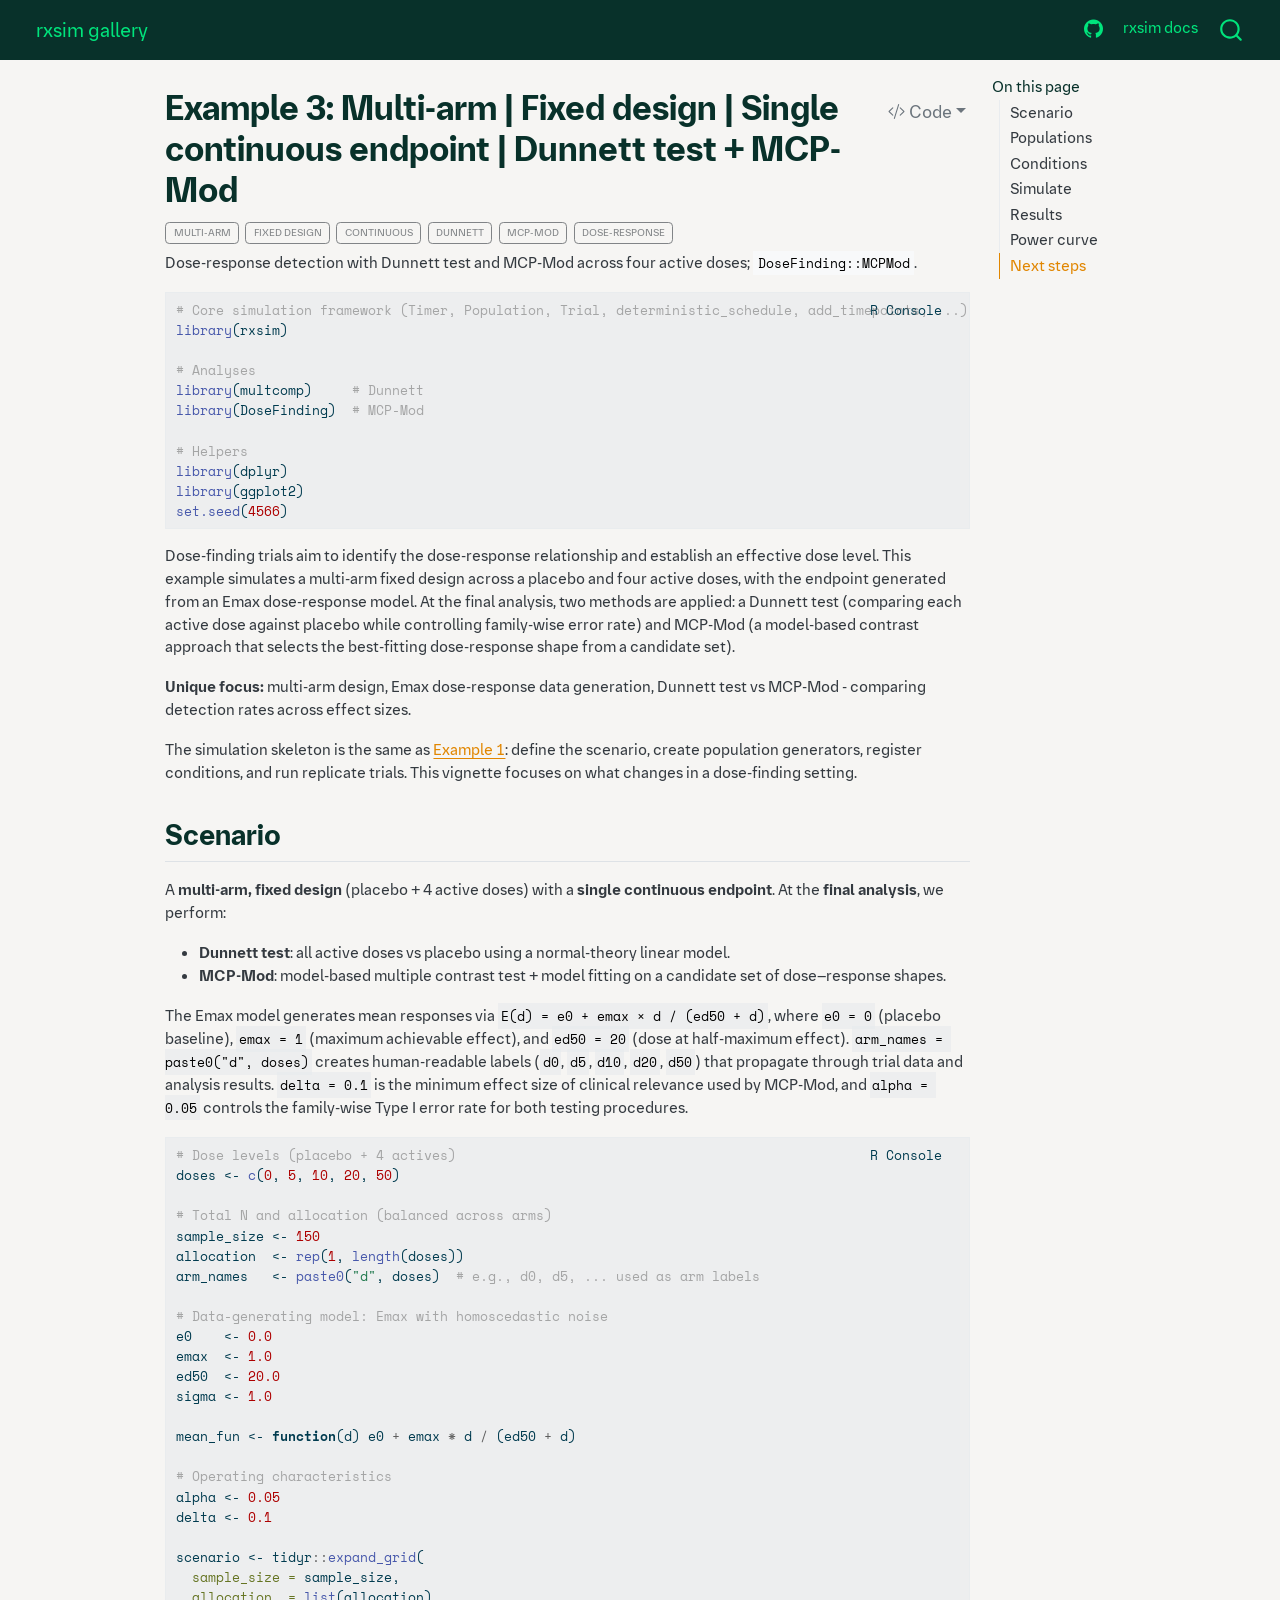
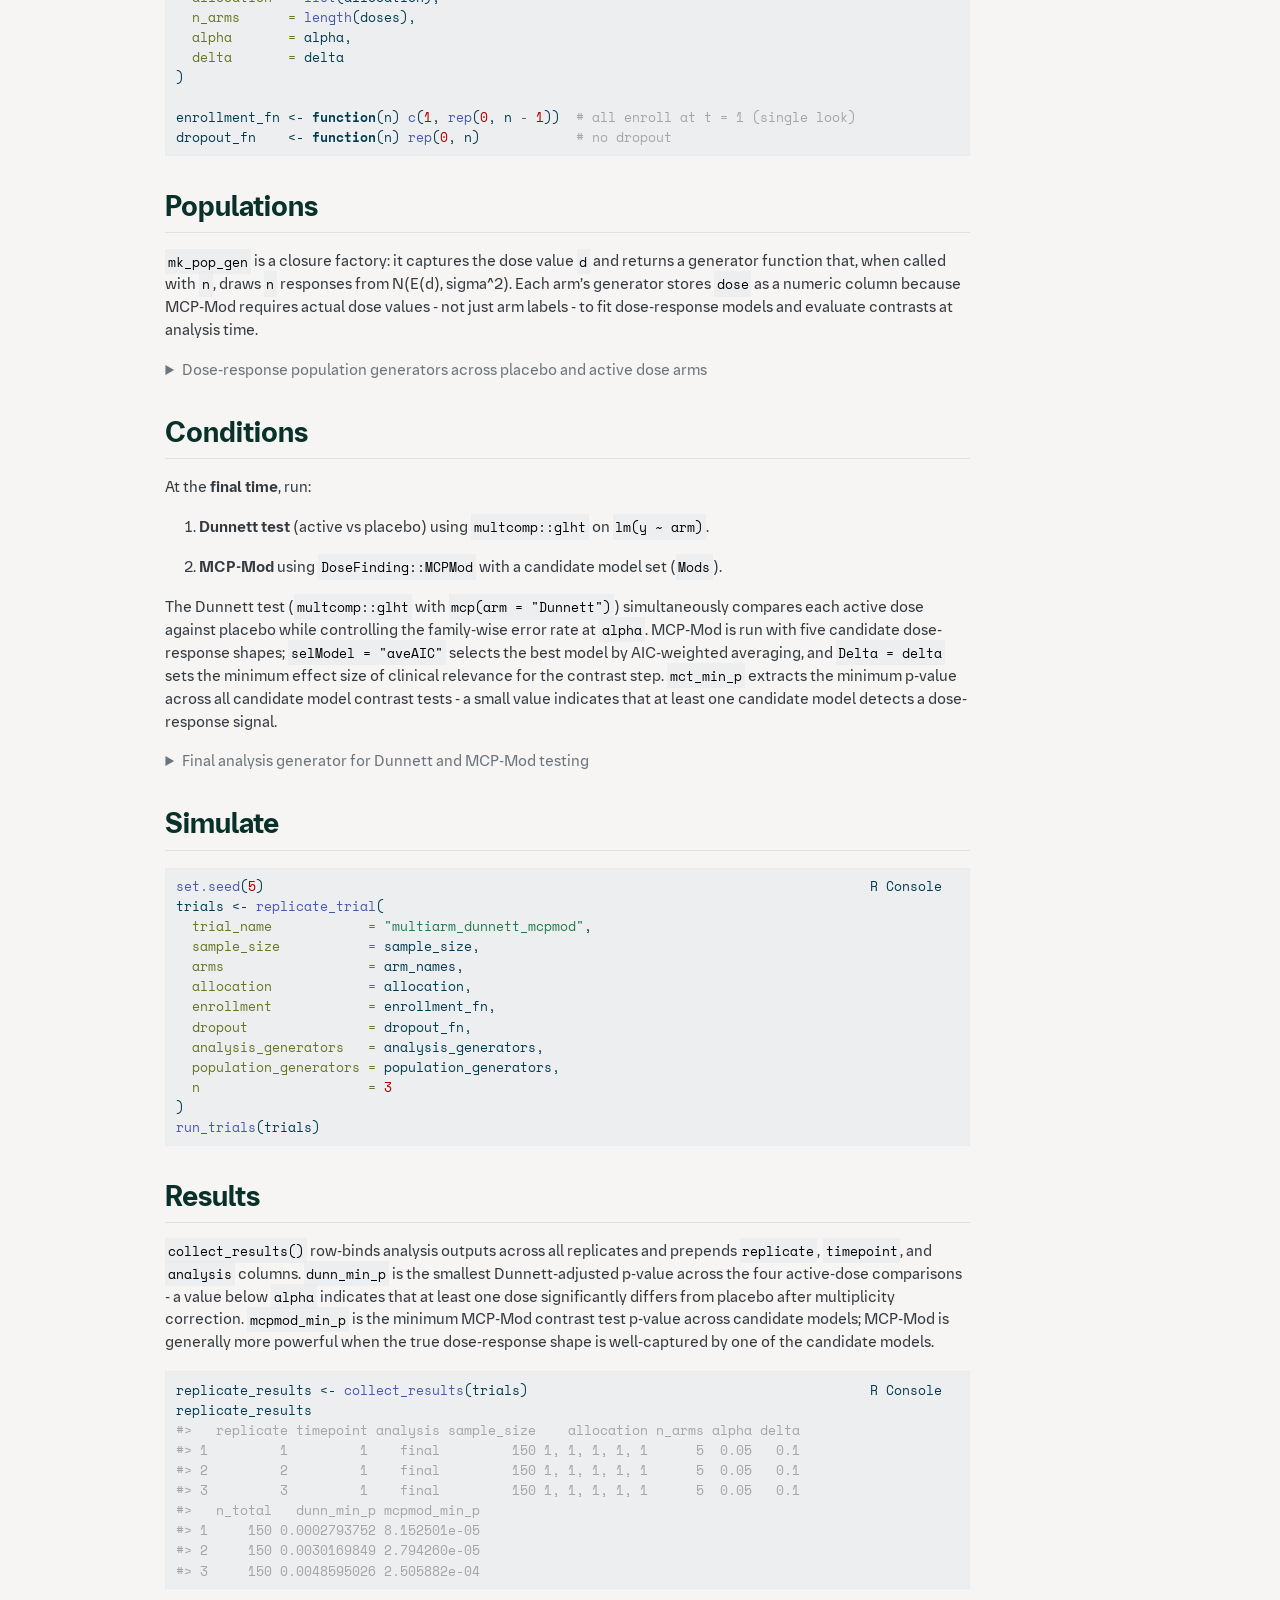
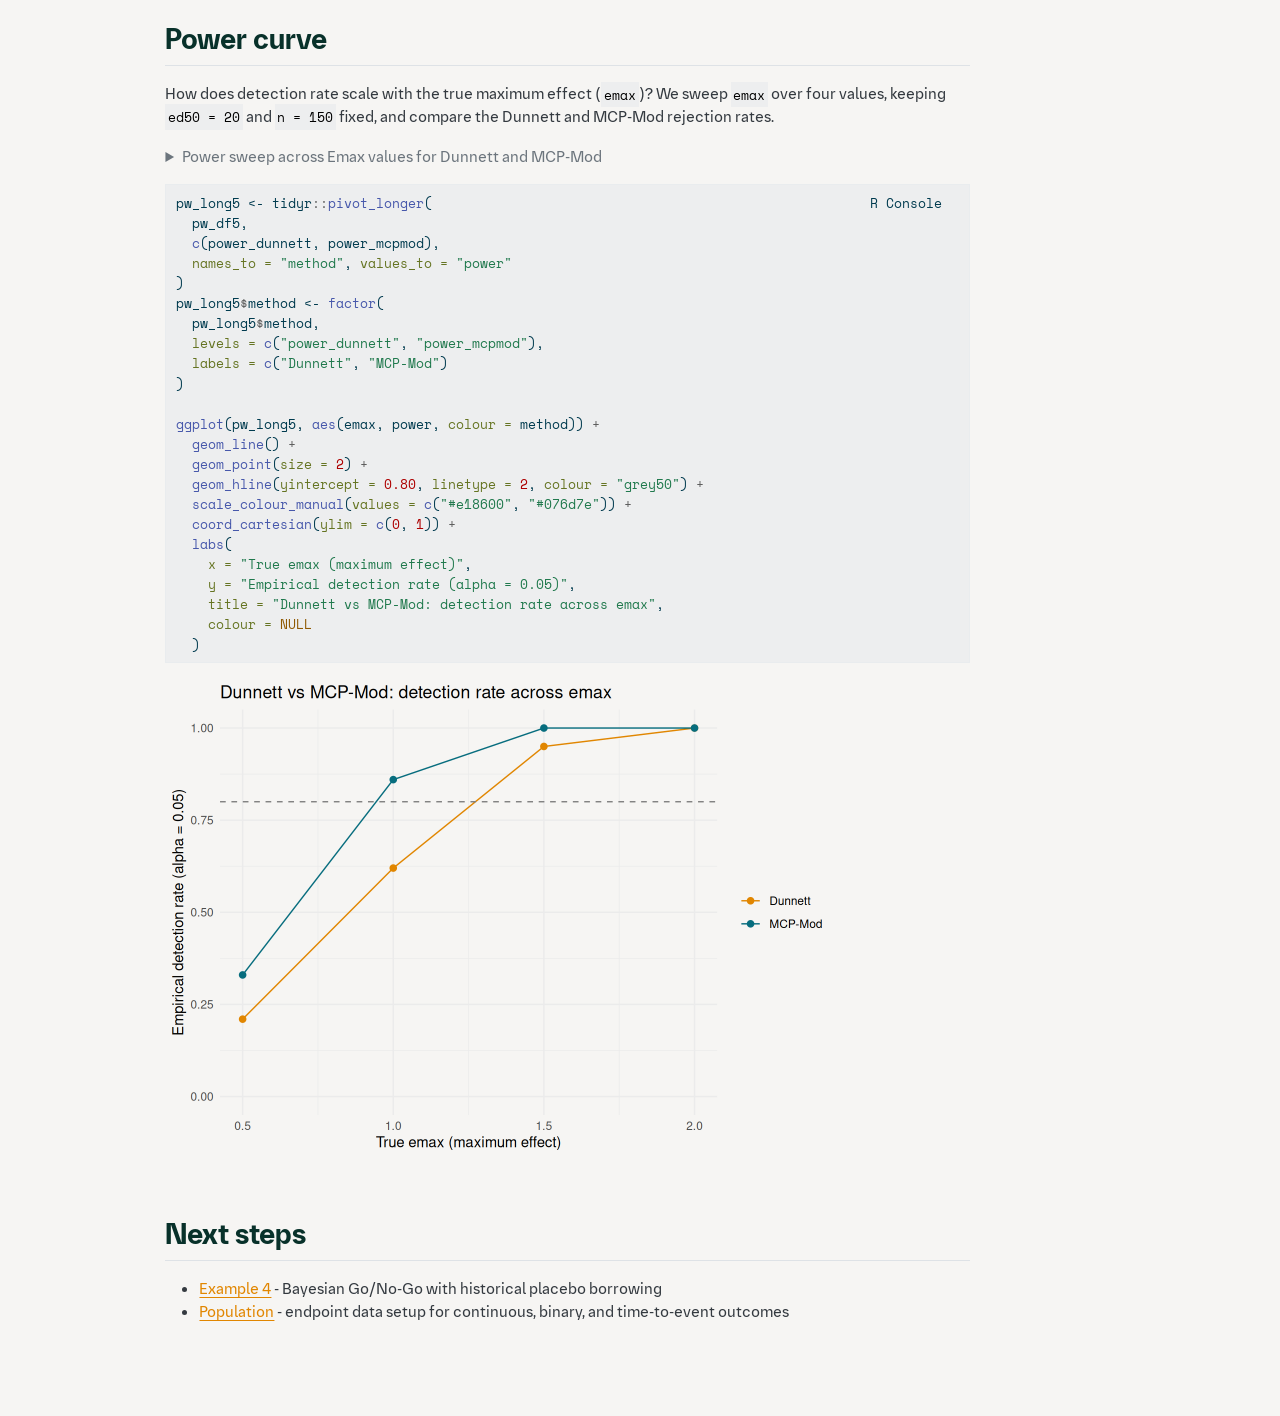
<file: examples/example-3.html>
<!DOCTYPE html>
<html xmlns="http://www.w3.org/1999/xhtml" lang="en" xml:lang="en"><head>

<meta charset="utf-8">
<meta name="generator" content="quarto-1.9.38">

<meta name="viewport" content="width=device-width, initial-scale=1.0, user-scalable=yes">

<meta name="description" content="Dose-response detection with Dunnett test and MCP-Mod across four active doses; DoseFinding::MCPMod.">

<title>Example 3: Multi-arm | Fixed design | Single continuous endpoint | Dunnett test + MCP-Mod – rxsim gallery</title>
<style>
/* Default styles provided by pandoc.
** See https://pandoc.org/MANUAL.html#variables-for-html for config info.
*/
code{white-space: pre-wrap;}
span.smallcaps{font-variant: small-caps;}
div.columns{display: flex; gap: min(4vw, 1.5em);}
div.column{flex: auto; overflow-x: auto;}
div.hanging-indent{margin-left: 1.5em; text-indent: -1.5em;}
ul.task-list{list-style: none;}
ul.task-list li input[type="checkbox"] {
  width: 0.8em;
  margin: 0 0.8em 0.2em -1em; /* quarto-specific, see https://github.com/quarto-dev/quarto-cli/issues/4556 */ 
  vertical-align: middle;
}
/* CSS for syntax highlighting */
html { -webkit-text-size-adjust: 100%; }
pre > code.sourceCode { white-space: pre; position: relative; }
pre > code.sourceCode > span { display: inline-block; line-height: 1.25; }
pre > code.sourceCode > span:empty { height: 1.2em; }
.sourceCode { overflow: visible; }
code.sourceCode > span { color: inherit; text-decoration: inherit; }
div.sourceCode { margin: 1em 0; }
pre.sourceCode { margin: 0; }
@media screen {
div.sourceCode { overflow: auto; }
}
@media print {
pre > code.sourceCode { white-space: pre-wrap; }
pre > code.sourceCode > span { text-indent: -5em; padding-left: 5em; }
}
pre.numberSource code
  { counter-reset: source-line 0; }
pre.numberSource code > span
  { position: relative; left: -4em; counter-increment: source-line; }
pre.numberSource code > span > a:first-child::before
  { content: counter(source-line);
    position: relative; left: -1em; text-align: right; vertical-align: baseline;
    border: none; display: inline-block;
    -webkit-touch-callout: none; -webkit-user-select: none;
    -khtml-user-select: none; -moz-user-select: none;
    -ms-user-select: none; user-select: none;
    padding: 0 4px; width: 4em;
  }
pre.numberSource { margin-left: 3em;  padding-left: 4px; }
div.sourceCode
  {   }
@media screen {
pre > code.sourceCode > span > a:first-child::before { text-decoration: underline; }
}
</style>


<script src="../site_libs/quarto-nav/quarto-nav.js"></script>
<script src="../site_libs/quarto-nav/headroom.min.js"></script>
<script src="../site_libs/clipboard/clipboard.min.js"></script>
<script src="../site_libs/quarto-search/autocomplete.umd.js"></script>
<script src="../site_libs/quarto-search/fuse.min.js"></script>
<script src="../site_libs/quarto-search/quarto-search.js"></script>
<meta name="quarto:offset" content="../">
<script src="../site_libs/quarto-html/quarto.js" type="module"></script>
<script src="../site_libs/quarto-html/tabsets/tabsets.js" type="module"></script>
<script src="../site_libs/quarto-html/popper.min.js"></script>
<script src="../site_libs/quarto-html/tippy.umd.min.js"></script>
<script src="../site_libs/quarto-html/anchor.min.js"></script>
<link href="../site_libs/quarto-html/tippy.css" rel="stylesheet">
<link href="../site_libs/quarto-html/quarto-syntax-highlighting-2c2fe380ac7a2328c4f64fdb1f27e0c1.css" rel="stylesheet" class="quarto-color-scheme" id="quarto-text-highlighting-styles">
<link href="../site_libs/quarto-html/quarto-syntax-highlighting-dark-59dd92a77a1388063abe5f6a6ed8518e.css" rel="stylesheet" class="quarto-color-scheme quarto-color-alternate" id="quarto-text-highlighting-styles">
<link href="../site_libs/quarto-html/quarto-syntax-highlighting-2c2fe380ac7a2328c4f64fdb1f27e0c1.css" rel="stylesheet" class="quarto-color-scheme-extra" id="quarto-text-highlighting-styles">
<script src="../site_libs/bootstrap/bootstrap.min.js"></script>
<link href="../site_libs/bootstrap/bootstrap-icons.css" rel="stylesheet">
<link href="../site_libs/bootstrap/bootstrap-9bdfe0a3e5b8d85a0cbeab43cc6134da.min.css" rel="stylesheet" append-hash="true" class="quarto-color-scheme" id="quarto-bootstrap" data-mode="light">
<link href="../site_libs/bootstrap/bootstrap-dark-9bdfe0a3e5b8d85a0cbeab43cc6134da.min.css" rel="stylesheet" append-hash="true" class="quarto-color-scheme quarto-color-alternate" id="quarto-bootstrap" data-mode="light">
<link href="../site_libs/bootstrap/bootstrap-9bdfe0a3e5b8d85a0cbeab43cc6134da.min.css" rel="stylesheet" append-hash="true" class="quarto-color-scheme-extra" id="quarto-bootstrap" data-mode="light">
<script id="quarto-search-options" type="application/json">{
  "location": "navbar",
  "copy-button": false,
  "collapse-after": 3,
  "panel-placement": "end",
  "type": "overlay",
  "limit": 50,
  "keyboard-shortcut": [
    "f",
    "/",
    "s"
  ],
  "show-item-context": false,
  "language": {
    "search-no-results-text": "No results",
    "search-matching-documents-text": "matching documents",
    "search-copy-link-title": "Copy link to search",
    "search-hide-matches-text": "Hide additional matches",
    "search-more-match-text": "more match in this document",
    "search-more-matches-text": "more matches in this document",
    "search-clear-button-title": "Clear",
    "search-text-placeholder": "",
    "search-detached-cancel-button-title": "Cancel",
    "search-submit-button-title": "Submit",
    "search-label": "Search"
  }
}</script>


<link rel="stylesheet" href="../assets/css/custom.css">
</head>

<body class="nav-fixed quarto-light">

<div id="quarto-search-results"></div>
  <header id="quarto-header" class="headroom fixed-top">
    <nav class="navbar navbar-expand-lg " data-bs-theme="dark">
      <div class="navbar-container container-fluid">
      <div class="navbar-brand-container mx-auto">
    <a href="../index.html" class="navbar-brand navbar-brand-logo">
    <img src="../assets/img/logo.svg" alt="" class="navbar-logo light-content">
    <img src="../assets/img/logo.svg" alt="" class="navbar-logo dark-content">
    </a>
    <a class="navbar-brand" href="../index.html">
    <span class="navbar-title">rxsim gallery</span>
    </a>
  </div>
            <div id="quarto-search" class="" title="Search"></div>
          <button class="navbar-toggler" type="button" data-bs-toggle="collapse" data-bs-target="#navbarCollapse" aria-controls="navbarCollapse" role="menu" aria-expanded="false" aria-label="Toggle navigation" onclick="if (window.quartoToggleHeadroom) { window.quartoToggleHeadroom(); }">
  <span class="navbar-toggler-icon"></span>
</button>
          <div class="collapse navbar-collapse" id="navbarCollapse">
            <ul class="navbar-nav navbar-nav-scroll ms-auto">
  <li class="nav-item compact">
    <a class="nav-link" href="https://github.com/Boehringer-Ingelheim/rxsim"> <i class="bi bi-github" role="img">
</i> 
<span class="menu-text"></span></a>
  </li>  
  <li class="nav-item">
    <a class="nav-link" href="https://boehringer-ingelheim.github.io/rxsim"> 
<span class="menu-text">rxsim docs</span></a>
  </li>  
</ul>
          </div> <!-- /navcollapse -->
            <div class="quarto-navbar-tools">
</div>
      </div> <!-- /container-fluid -->
    </nav>
</header>
<!-- content -->
<div id="quarto-content" class="quarto-container page-columns page-rows-contents page-layout-article page-navbar">
<!-- sidebar -->
<!-- margin-sidebar -->
    <div id="quarto-margin-sidebar" class="sidebar margin-sidebar">
        <nav id="TOC" role="doc-toc" class="toc-active">
    <h2 id="toc-title">On this page</h2>
   
  <ul>
  <li><a href="#scenario" id="toc-scenario" class="nav-link active" data-scroll-target="#scenario">Scenario</a></li>
  <li><a href="#populations" id="toc-populations" class="nav-link" data-scroll-target="#populations">Populations</a></li>
  <li><a href="#conditions" id="toc-conditions" class="nav-link" data-scroll-target="#conditions">Conditions</a></li>
  <li><a href="#simulate" id="toc-simulate" class="nav-link" data-scroll-target="#simulate">Simulate</a></li>
  <li><a href="#results" id="toc-results" class="nav-link" data-scroll-target="#results">Results</a></li>
  <li><a href="#power-curve" id="toc-power-curve" class="nav-link" data-scroll-target="#power-curve">Power curve</a></li>
  <li><a href="#next-steps" id="toc-next-steps" class="nav-link" data-scroll-target="#next-steps">Next steps</a></li>
  </ul>
</nav>
    </div>
<!-- main -->
<main class="content" id="quarto-document-content">

<header id="title-block-header" class="quarto-title-block default">
<div class="quarto-title">
<div class="quarto-title-block"><div><h1 class="title">Example 3: Multi-arm | Fixed design | Single continuous endpoint | Dunnett test + MCP-Mod</h1><button type="button" class="btn code-tools-button dropdown-toggle" id="quarto-code-tools-menu" data-bs-toggle="dropdown" aria-expanded="false"><i class="bi"></i> Code</button><ul class="dropdown-menu dropdown-menu-end" aria-labelelledby="quarto-code-tools-menu"><li><a id="quarto-show-all-code" class="dropdown-item" href="javascript:void(0)" role="button">Show All Code</a></li><li><a id="quarto-hide-all-code" class="dropdown-item" href="javascript:void(0)" role="button">Hide All Code</a></li><li><hr class="dropdown-divider"></li><li><a id="quarto-view-source" class="dropdown-item" href="javascript:void(0)" role="button">View Source</a></li></ul></div></div>
  <div class="quarto-categories">
    <div class="quarto-category">multi-arm</div>
    <div class="quarto-category">fixed design</div>
    <div class="quarto-category">continuous</div>
    <div class="quarto-category">Dunnett</div>
    <div class="quarto-category">MCP-Mod</div>
    <div class="quarto-category">dose-response</div>
  </div>
  </div>

<div>
  <div class="description">
    Dose-response detection with Dunnett test and MCP-Mod across four active doses; <code>DoseFinding::MCPMod</code>.
  </div>
</div>


<div class="quarto-title-meta">

    
  
    
  </div>
  


</header>


<div class="cell">
<div class="code-copy-outer-scaffold"><div class="sourceCode cell-code" id="cb1"><pre class="sourceCode r code-with-copy"><code class="sourceCode r"><span id="cb1-1"><a href="#cb1-1" aria-hidden="true" tabindex="-1"></a><span class="co"># Core simulation framework (Timer, Population, Trial, deterministic_schedule, add_timepoints, ...)</span></span>
<span id="cb1-2"><a href="#cb1-2" aria-hidden="true" tabindex="-1"></a><span class="fu">library</span>(rxsim)</span>
<span id="cb1-3"><a href="#cb1-3" aria-hidden="true" tabindex="-1"></a></span>
<span id="cb1-4"><a href="#cb1-4" aria-hidden="true" tabindex="-1"></a><span class="co"># Analyses</span></span>
<span id="cb1-5"><a href="#cb1-5" aria-hidden="true" tabindex="-1"></a><span class="fu">library</span>(multcomp)     <span class="co"># Dunnett</span></span>
<span id="cb1-6"><a href="#cb1-6" aria-hidden="true" tabindex="-1"></a><span class="fu">library</span>(DoseFinding)  <span class="co"># MCP-Mod</span></span>
<span id="cb1-7"><a href="#cb1-7" aria-hidden="true" tabindex="-1"></a></span>
<span id="cb1-8"><a href="#cb1-8" aria-hidden="true" tabindex="-1"></a><span class="co"># Helpers</span></span>
<span id="cb1-9"><a href="#cb1-9" aria-hidden="true" tabindex="-1"></a><span class="fu">library</span>(dplyr)</span>
<span id="cb1-10"><a href="#cb1-10" aria-hidden="true" tabindex="-1"></a><span class="fu">library</span>(ggplot2)</span>
<span id="cb1-11"><a href="#cb1-11" aria-hidden="true" tabindex="-1"></a><span class="fu">set.seed</span>(<span class="dv">4566</span>)</span></code></pre></div><button title="Copy to Clipboard" class="code-copy-button"><i class="bi"></i></button></div>
</div>
<p>Dose-finding trials aim to identify the dose-response relationship and establish an effective dose level. This example simulates a multi-arm fixed design across a placebo and four active doses, with the endpoint generated from an Emax dose-response model. At the final analysis, two methods are applied: a Dunnett test (comparing each active dose against placebo while controlling family-wise error rate) and MCP-Mod (a model-based contrast approach that selects the best-fitting dose-response shape from a candidate set).</p>
<p><strong>Unique focus:</strong> multi-arm design, Emax dose-response data generation, Dunnett test vs MCP-Mod - comparing detection rates across effect sizes.</p>
<p>The simulation skeleton is the same as <a href="example-1.html">Example 1</a>: define the scenario, create population generators, register conditions, and run replicate trials. This vignette focuses on what changes in a dose-finding setting.</p>
<section id="scenario" class="level2">
<h2 class="anchored" data-anchor-id="scenario">Scenario</h2>
<p>A <strong>multi-arm, fixed design</strong> (placebo + 4 active doses) with a <strong>single continuous endpoint</strong>. At the <strong>final analysis</strong>, we perform:</p>
<ul>
<li><strong>Dunnett test</strong>: all active doses vs placebo using a normal-theory linear model.</li>
<li><strong>MCP-Mod</strong>: model-based multiple contrast test + model fitting on a candidate set of dose–response shapes.</li>
</ul>
<p>The Emax model generates mean responses via <code>E(d) = e0 + emax × d / (ed50 + d)</code>, where <code>e0 = 0</code> (placebo baseline), <code>emax = 1</code> (maximum achievable effect), and <code>ed50 = 20</code> (dose at half-maximum effect). <code>arm_names = paste0("d", doses)</code> creates human-readable labels (<code>d0</code>, <code>d5</code>, <code>d10</code>, <code>d20</code>, <code>d50</code>) that propagate through trial data and analysis results. <code>delta = 0.1</code> is the minimum effect size of clinical relevance used by MCP-Mod, and <code>alpha = 0.05</code> controls the family-wise Type I error rate for both testing procedures.</p>
<div class="cell">
<div class="code-copy-outer-scaffold"><div class="sourceCode cell-code" id="cb2"><pre class="sourceCode r code-with-copy"><code class="sourceCode r"><span id="cb2-1"><a href="#cb2-1" aria-hidden="true" tabindex="-1"></a><span class="co"># Dose levels (placebo + 4 actives)</span></span>
<span id="cb2-2"><a href="#cb2-2" aria-hidden="true" tabindex="-1"></a>doses <span class="ot">&lt;-</span> <span class="fu">c</span>(<span class="dv">0</span>, <span class="dv">5</span>, <span class="dv">10</span>, <span class="dv">20</span>, <span class="dv">50</span>)</span>
<span id="cb2-3"><a href="#cb2-3" aria-hidden="true" tabindex="-1"></a></span>
<span id="cb2-4"><a href="#cb2-4" aria-hidden="true" tabindex="-1"></a><span class="co"># Total N and allocation (balanced across arms)</span></span>
<span id="cb2-5"><a href="#cb2-5" aria-hidden="true" tabindex="-1"></a>sample_size <span class="ot">&lt;-</span> <span class="dv">150</span></span>
<span id="cb2-6"><a href="#cb2-6" aria-hidden="true" tabindex="-1"></a>allocation  <span class="ot">&lt;-</span> <span class="fu">rep</span>(<span class="dv">1</span>, <span class="fu">length</span>(doses))</span>
<span id="cb2-7"><a href="#cb2-7" aria-hidden="true" tabindex="-1"></a>arm_names   <span class="ot">&lt;-</span> <span class="fu">paste0</span>(<span class="st">"d"</span>, doses)  <span class="co"># e.g., d0, d5, ... used as arm labels</span></span>
<span id="cb2-8"><a href="#cb2-8" aria-hidden="true" tabindex="-1"></a></span>
<span id="cb2-9"><a href="#cb2-9" aria-hidden="true" tabindex="-1"></a><span class="co"># Data-generating model: Emax with homoscedastic noise</span></span>
<span id="cb2-10"><a href="#cb2-10" aria-hidden="true" tabindex="-1"></a>e0    <span class="ot">&lt;-</span> <span class="fl">0.0</span></span>
<span id="cb2-11"><a href="#cb2-11" aria-hidden="true" tabindex="-1"></a>emax  <span class="ot">&lt;-</span> <span class="fl">1.0</span></span>
<span id="cb2-12"><a href="#cb2-12" aria-hidden="true" tabindex="-1"></a>ed50  <span class="ot">&lt;-</span> <span class="fl">20.0</span></span>
<span id="cb2-13"><a href="#cb2-13" aria-hidden="true" tabindex="-1"></a>sigma <span class="ot">&lt;-</span> <span class="fl">1.0</span></span>
<span id="cb2-14"><a href="#cb2-14" aria-hidden="true" tabindex="-1"></a></span>
<span id="cb2-15"><a href="#cb2-15" aria-hidden="true" tabindex="-1"></a>mean_fun <span class="ot">&lt;-</span> <span class="cf">function</span>(d) e0 <span class="sc">+</span> emax <span class="sc">*</span> d <span class="sc">/</span> (ed50 <span class="sc">+</span> d)</span>
<span id="cb2-16"><a href="#cb2-16" aria-hidden="true" tabindex="-1"></a></span>
<span id="cb2-17"><a href="#cb2-17" aria-hidden="true" tabindex="-1"></a><span class="co"># Operating characteristics</span></span>
<span id="cb2-18"><a href="#cb2-18" aria-hidden="true" tabindex="-1"></a>alpha <span class="ot">&lt;-</span> <span class="fl">0.05</span></span>
<span id="cb2-19"><a href="#cb2-19" aria-hidden="true" tabindex="-1"></a>delta <span class="ot">&lt;-</span> <span class="fl">0.1</span></span>
<span id="cb2-20"><a href="#cb2-20" aria-hidden="true" tabindex="-1"></a></span>
<span id="cb2-21"><a href="#cb2-21" aria-hidden="true" tabindex="-1"></a>scenario <span class="ot">&lt;-</span> tidyr<span class="sc">::</span><span class="fu">expand_grid</span>(</span>
<span id="cb2-22"><a href="#cb2-22" aria-hidden="true" tabindex="-1"></a>  <span class="at">sample_size =</span> sample_size,</span>
<span id="cb2-23"><a href="#cb2-23" aria-hidden="true" tabindex="-1"></a>  <span class="at">allocation  =</span> <span class="fu">list</span>(allocation),</span>
<span id="cb2-24"><a href="#cb2-24" aria-hidden="true" tabindex="-1"></a>  <span class="at">n_arms      =</span> <span class="fu">length</span>(doses),</span>
<span id="cb2-25"><a href="#cb2-25" aria-hidden="true" tabindex="-1"></a>  <span class="at">alpha       =</span> alpha,</span>
<span id="cb2-26"><a href="#cb2-26" aria-hidden="true" tabindex="-1"></a>  <span class="at">delta       =</span> delta</span>
<span id="cb2-27"><a href="#cb2-27" aria-hidden="true" tabindex="-1"></a>)</span>
<span id="cb2-28"><a href="#cb2-28" aria-hidden="true" tabindex="-1"></a></span>
<span id="cb2-29"><a href="#cb2-29" aria-hidden="true" tabindex="-1"></a>enrollment_fn <span class="ot">&lt;-</span> <span class="cf">function</span>(n) <span class="fu">c</span>(<span class="dv">1</span>, <span class="fu">rep</span>(<span class="dv">0</span>, n <span class="sc">-</span> <span class="dv">1</span>))  <span class="co"># all enroll at t = 1 (single look)</span></span>
<span id="cb2-30"><a href="#cb2-30" aria-hidden="true" tabindex="-1"></a>dropout_fn    <span class="ot">&lt;-</span> <span class="cf">function</span>(n) <span class="fu">rep</span>(<span class="dv">0</span>, n)            <span class="co"># no dropout</span></span></code></pre></div><button title="Copy to Clipboard" class="code-copy-button"><i class="bi"></i></button></div>
</div>
</section>
<section id="populations" class="level2">
<h2 class="anchored" data-anchor-id="populations">Populations</h2>
<p><code>mk_pop_gen</code> is a closure factory: it captures the dose value <code>d</code> and returns a generator function that, when called with <code>n</code>, draws <code>n</code> responses from N(E(d), sigma^2). Each arm’s generator stores <code>dose</code> as a numeric column because MCP-Mod requires actual dose values - not just arm labels - to fit dose-response models and evaluate contrasts at analysis time.</p>
<div class="cell">
<details class="code-fold">
<summary>Dose-response population generators across placebo and active dose arms</summary>
<div class="code-copy-outer-scaffold"><div class="sourceCode cell-code" id="cb3"><pre class="sourceCode r code-with-copy"><code class="sourceCode r"><span id="cb3-1"><a href="#cb3-1" aria-hidden="true" tabindex="-1"></a>mk_pop_gen <span class="ot">&lt;-</span> <span class="cf">function</span>(d) {</span>
<span id="cb3-2"><a href="#cb3-2" aria-hidden="true" tabindex="-1"></a>  <span class="cf">function</span>(n) {</span>
<span id="cb3-3"><a href="#cb3-3" aria-hidden="true" tabindex="-1"></a>    mu <span class="ot">&lt;-</span> <span class="fu">mean_fun</span>(d)</span>
<span id="cb3-4"><a href="#cb3-4" aria-hidden="true" tabindex="-1"></a>    y  <span class="ot">&lt;-</span> <span class="fu">rnorm</span>(n, <span class="at">mean =</span> mu, <span class="at">sd =</span> sigma)</span>
<span id="cb3-5"><a href="#cb3-5" aria-hidden="true" tabindex="-1"></a>    <span class="fu">data.frame</span>(</span>
<span id="cb3-6"><a href="#cb3-6" aria-hidden="true" tabindex="-1"></a>      <span class="at">id =</span> <span class="fu">seq_len</span>(n),</span>
<span id="cb3-7"><a href="#cb3-7" aria-hidden="true" tabindex="-1"></a>      <span class="at">dose =</span> d,</span>
<span id="cb3-8"><a href="#cb3-8" aria-hidden="true" tabindex="-1"></a>      <span class="at">y =</span> y,</span>
<span id="cb3-9"><a href="#cb3-9" aria-hidden="true" tabindex="-1"></a>      <span class="at">readout_time =</span> <span class="dv">1</span></span>
<span id="cb3-10"><a href="#cb3-10" aria-hidden="true" tabindex="-1"></a>    )</span>
<span id="cb3-11"><a href="#cb3-11" aria-hidden="true" tabindex="-1"></a>  }</span>
<span id="cb3-12"><a href="#cb3-12" aria-hidden="true" tabindex="-1"></a>}</span>
<span id="cb3-13"><a href="#cb3-13" aria-hidden="true" tabindex="-1"></a></span>
<span id="cb3-14"><a href="#cb3-14" aria-hidden="true" tabindex="-1"></a>population_generators <span class="ot">&lt;-</span> <span class="fu">lapply</span>(<span class="fu">seq_along</span>(doses), <span class="cf">function</span>(i) {</span>
<span id="cb3-15"><a href="#cb3-15" aria-hidden="true" tabindex="-1"></a>  <span class="fu">mk_pop_gen</span>(doses[i])</span>
<span id="cb3-16"><a href="#cb3-16" aria-hidden="true" tabindex="-1"></a>})</span>
<span id="cb3-17"><a href="#cb3-17" aria-hidden="true" tabindex="-1"></a><span class="fu">names</span>(population_generators) <span class="ot">&lt;-</span> arm_names</span></code></pre></div><button title="Copy to Clipboard" class="code-copy-button"><i class="bi"></i></button></div>
</details>
</div>
</section>
<section id="conditions" class="level2">
<h2 class="anchored" data-anchor-id="conditions">Conditions</h2>
<p>At the <strong>final time</strong>, run:</p>
<ol type="1">
<li><p><strong>Dunnett test</strong> (active vs placebo) using <code>multcomp::glht</code> on <code>lm(y ~ arm)</code>.</p></li>
<li><p><strong>MCP-Mod</strong> using <code>DoseFinding::MCPMod</code> with a candidate model set (<code>Mods</code>).</p></li>
</ol>
<p>The Dunnett test (<code>multcomp::glht</code> with <code>mcp(arm = "Dunnett")</code>) simultaneously compares each active dose against placebo while controlling the family-wise error rate at <code>alpha</code>. MCP-Mod is run with five candidate dose-response shapes; <code>selModel = "aveAIC"</code> selects the best model by AIC-weighted averaging, and <code>Delta = delta</code> sets the minimum effect size of clinical relevance for the contrast step. <code>mct_min_p</code> extracts the minimum p-value across all candidate model contrast tests - a small value indicates that at least one candidate model detects a dose-response signal.</p>
<div class="cell">
<details class="code-fold">
<summary>Final analysis generator for Dunnett and MCP-Mod testing</summary>
<div class="code-copy-outer-scaffold"><div class="sourceCode cell-code" id="cb4"><pre class="sourceCode r code-with-copy"><code class="sourceCode r"><span id="cb4-1"><a href="#cb4-1" aria-hidden="true" tabindex="-1"></a><span class="co"># Candidate model set for MCP-Mod</span></span>
<span id="cb4-2"><a href="#cb4-2" aria-hidden="true" tabindex="-1"></a>mods <span class="ot">&lt;-</span> <span class="fu">Mods</span>(</span>
<span id="cb4-3"><a href="#cb4-3" aria-hidden="true" tabindex="-1"></a>  <span class="at">linear     =</span> <span class="cn">NULL</span>,</span>
<span id="cb4-4"><a href="#cb4-4" aria-hidden="true" tabindex="-1"></a>  <span class="at">emax       =</span> <span class="dv">20</span>,</span>
<span id="cb4-5"><a href="#cb4-5" aria-hidden="true" tabindex="-1"></a>  <span class="at">exponential=</span> <span class="dv">50</span>,</span>
<span id="cb4-6"><a href="#cb4-6" aria-hidden="true" tabindex="-1"></a>  <span class="at">sigEmax    =</span> <span class="fu">c</span>(<span class="dv">20</span>, <span class="dv">3</span>),</span>
<span id="cb4-7"><a href="#cb4-7" aria-hidden="true" tabindex="-1"></a>  <span class="at">quadratic  =</span> <span class="sc">-</span><span class="fl">0.2</span>,</span>
<span id="cb4-8"><a href="#cb4-8" aria-hidden="true" tabindex="-1"></a>  <span class="at">doses      =</span> doses</span>
<span id="cb4-9"><a href="#cb4-9" aria-hidden="true" tabindex="-1"></a>)</span>
<span id="cb4-10"><a href="#cb4-10" aria-hidden="true" tabindex="-1"></a></span>
<span id="cb4-11"><a href="#cb4-11" aria-hidden="true" tabindex="-1"></a>analysis_generators <span class="ot">&lt;-</span> <span class="fu">list</span>(</span>
<span id="cb4-12"><a href="#cb4-12" aria-hidden="true" tabindex="-1"></a>  <span class="at">final =</span> <span class="fu">list</span>(</span>
<span id="cb4-13"><a href="#cb4-13" aria-hidden="true" tabindex="-1"></a>    <span class="at">trigger =</span> <span class="fu">enroll_trigger</span>(<span class="fl">1.0</span>, sample_size),</span>
<span id="cb4-14"><a href="#cb4-14" aria-hidden="true" tabindex="-1"></a>    <span class="at">analysis =</span> <span class="cf">function</span>(df, current_time){</span>
<span id="cb4-15"><a href="#cb4-15" aria-hidden="true" tabindex="-1"></a>      df_e <span class="ot">&lt;-</span> df <span class="sc">|&gt;</span></span>
<span id="cb4-16"><a href="#cb4-16" aria-hidden="true" tabindex="-1"></a>        dplyr<span class="sc">::</span><span class="fu">filter</span>(<span class="sc">!</span><span class="fu">is.na</span>(enroll_time)) <span class="sc">|&gt;</span></span>
<span id="cb4-17"><a href="#cb4-17" aria-hidden="true" tabindex="-1"></a>        dplyr<span class="sc">::</span><span class="fu">mutate</span>(</span>
<span id="cb4-18"><a href="#cb4-18" aria-hidden="true" tabindex="-1"></a>          <span class="at">arm  =</span> <span class="fu">factor</span>(arm, <span class="at">levels =</span> <span class="fu">paste0</span>(<span class="st">"d"</span>, doses)),</span>
<span id="cb4-19"><a href="#cb4-19" aria-hidden="true" tabindex="-1"></a>          <span class="at">dose =</span> <span class="fu">as.numeric</span>(dose)</span>
<span id="cb4-20"><a href="#cb4-20" aria-hidden="true" tabindex="-1"></a>        )</span>
<span id="cb4-21"><a href="#cb4-21" aria-hidden="true" tabindex="-1"></a></span>
<span id="cb4-22"><a href="#cb4-22" aria-hidden="true" tabindex="-1"></a>      <span class="co"># 1) Dunnett (active vs placebo)</span></span>
<span id="cb4-23"><a href="#cb4-23" aria-hidden="true" tabindex="-1"></a>      fit <span class="ot">&lt;-</span> <span class="fu">lm</span>(y <span class="sc">~</span> arm, <span class="at">data =</span> df_e)</span>
<span id="cb4-24"><a href="#cb4-24" aria-hidden="true" tabindex="-1"></a>      dun  <span class="ot">&lt;-</span> multcomp<span class="sc">::</span><span class="fu">glht</span>(fit, <span class="at">linfct =</span> multcomp<span class="sc">::</span><span class="fu">mcp</span>(<span class="at">arm =</span> <span class="st">"Dunnett"</span>))</span>
<span id="cb4-25"><a href="#cb4-25" aria-hidden="true" tabindex="-1"></a>      summ <span class="ot">&lt;-</span> <span class="fu">summary</span>(dun)</span>
<span id="cb4-26"><a href="#cb4-26" aria-hidden="true" tabindex="-1"></a></span>
<span id="cb4-27"><a href="#cb4-27" aria-hidden="true" tabindex="-1"></a>      <span class="co"># 2) MCP-Mod (one-step)</span></span>
<span id="cb4-28"><a href="#cb4-28" aria-hidden="true" tabindex="-1"></a>      mm <span class="ot">&lt;-</span> DoseFinding<span class="sc">::</span><span class="fu">MCPMod</span>(</span>
<span id="cb4-29"><a href="#cb4-29" aria-hidden="true" tabindex="-1"></a>          <span class="at">dose   =</span> df_e<span class="sc">$</span>dose,</span>
<span id="cb4-30"><a href="#cb4-30" aria-hidden="true" tabindex="-1"></a>          <span class="at">resp   =</span> df_e<span class="sc">$</span>y,</span>
<span id="cb4-31"><a href="#cb4-31" aria-hidden="true" tabindex="-1"></a>          <span class="at">models =</span> mods,</span>
<span id="cb4-32"><a href="#cb4-32" aria-hidden="true" tabindex="-1"></a>          <span class="at">type   =</span> <span class="st">"normal"</span>,</span>
<span id="cb4-33"><a href="#cb4-33" aria-hidden="true" tabindex="-1"></a>          <span class="at">Delta  =</span> delta,</span>
<span id="cb4-34"><a href="#cb4-34" aria-hidden="true" tabindex="-1"></a>          <span class="at">alpha  =</span> alpha,</span>
<span id="cb4-35"><a href="#cb4-35" aria-hidden="true" tabindex="-1"></a>          <span class="at">selModel =</span> <span class="st">"aveAIC"</span></span>
<span id="cb4-36"><a href="#cb4-36" aria-hidden="true" tabindex="-1"></a>      )</span>
<span id="cb4-37"><a href="#cb4-37" aria-hidden="true" tabindex="-1"></a></span>
<span id="cb4-38"><a href="#cb4-38" aria-hidden="true" tabindex="-1"></a>      mct_min_p <span class="ot">&lt;-</span> <span class="fu">min</span>(<span class="fu">attr</span>(mm<span class="sc">$</span>MCTtest<span class="sc">$</span>tStat, <span class="st">"pVal"</span>), <span class="at">na.rm =</span> <span class="cn">TRUE</span>)</span>
<span id="cb4-39"><a href="#cb4-39" aria-hidden="true" tabindex="-1"></a></span>
<span id="cb4-40"><a href="#cb4-40" aria-hidden="true" tabindex="-1"></a>      <span class="fu">data.frame</span>(</span>
<span id="cb4-41"><a href="#cb4-41" aria-hidden="true" tabindex="-1"></a>        scenario,</span>
<span id="cb4-42"><a href="#cb4-42" aria-hidden="true" tabindex="-1"></a>        <span class="at">n_total      =</span> <span class="fu">nrow</span>(df_e),</span>
<span id="cb4-43"><a href="#cb4-43" aria-hidden="true" tabindex="-1"></a>        <span class="at">dunn_min_p   =</span> summ<span class="sc">$</span>test<span class="sc">$</span>pvalues <span class="sc">|&gt;</span> <span class="fu">as.numeric</span>() <span class="sc">|&gt;</span> <span class="fu">min</span>(),</span>
<span id="cb4-44"><a href="#cb4-44" aria-hidden="true" tabindex="-1"></a>        <span class="at">mcpmod_min_p =</span> mct_min_p,</span>
<span id="cb4-45"><a href="#cb4-45" aria-hidden="true" tabindex="-1"></a>        <span class="at">stringsAsFactors =</span> <span class="cn">FALSE</span></span>
<span id="cb4-46"><a href="#cb4-46" aria-hidden="true" tabindex="-1"></a>      )</span>
<span id="cb4-47"><a href="#cb4-47" aria-hidden="true" tabindex="-1"></a>    }</span>
<span id="cb4-48"><a href="#cb4-48" aria-hidden="true" tabindex="-1"></a>  )</span>
<span id="cb4-49"><a href="#cb4-49" aria-hidden="true" tabindex="-1"></a>)</span></code></pre></div><button title="Copy to Clipboard" class="code-copy-button"><i class="bi"></i></button></div>
</details>
</div>
</section>
<section id="simulate" class="level2">
<h2 class="anchored" data-anchor-id="simulate">Simulate</h2>
<div class="cell">
<div class="code-copy-outer-scaffold"><div class="sourceCode cell-code" id="cb5"><pre class="sourceCode r code-with-copy"><code class="sourceCode r"><span id="cb5-1"><a href="#cb5-1" aria-hidden="true" tabindex="-1"></a><span class="fu">set.seed</span>(<span class="dv">5</span>)</span>
<span id="cb5-2"><a href="#cb5-2" aria-hidden="true" tabindex="-1"></a>trials <span class="ot">&lt;-</span> <span class="fu">replicate_trial</span>(</span>
<span id="cb5-3"><a href="#cb5-3" aria-hidden="true" tabindex="-1"></a>  <span class="at">trial_name            =</span> <span class="st">"multiarm_dunnett_mcpmod"</span>,</span>
<span id="cb5-4"><a href="#cb5-4" aria-hidden="true" tabindex="-1"></a>  <span class="at">sample_size           =</span> sample_size,</span>
<span id="cb5-5"><a href="#cb5-5" aria-hidden="true" tabindex="-1"></a>  <span class="at">arms                  =</span> arm_names,</span>
<span id="cb5-6"><a href="#cb5-6" aria-hidden="true" tabindex="-1"></a>  <span class="at">allocation            =</span> allocation,</span>
<span id="cb5-7"><a href="#cb5-7" aria-hidden="true" tabindex="-1"></a>  <span class="at">enrollment            =</span> enrollment_fn,</span>
<span id="cb5-8"><a href="#cb5-8" aria-hidden="true" tabindex="-1"></a>  <span class="at">dropout               =</span> dropout_fn,</span>
<span id="cb5-9"><a href="#cb5-9" aria-hidden="true" tabindex="-1"></a>  <span class="at">analysis_generators   =</span> analysis_generators,</span>
<span id="cb5-10"><a href="#cb5-10" aria-hidden="true" tabindex="-1"></a>  <span class="at">population_generators =</span> population_generators,</span>
<span id="cb5-11"><a href="#cb5-11" aria-hidden="true" tabindex="-1"></a>  <span class="at">n                     =</span> <span class="dv">3</span></span>
<span id="cb5-12"><a href="#cb5-12" aria-hidden="true" tabindex="-1"></a>)</span>
<span id="cb5-13"><a href="#cb5-13" aria-hidden="true" tabindex="-1"></a><span class="fu">run_trials</span>(trials)</span></code></pre></div><button title="Copy to Clipboard" class="code-copy-button"><i class="bi"></i></button></div>
</div>
</section>
<section id="results" class="level2">
<h2 class="anchored" data-anchor-id="results">Results</h2>
<p><code>collect_results()</code> row-binds analysis outputs across all replicates and prepends <code>replicate</code>, <code>timepoint</code>, and <code>analysis</code> columns. <code>dunn_min_p</code> is the smallest Dunnett-adjusted p-value across the four active-dose comparisons - a value below <code>alpha</code> indicates that at least one dose significantly differs from placebo after multiplicity correction. <code>mcpmod_min_p</code> is the minimum MCP-Mod contrast test p-value across candidate models; MCP-Mod is generally more powerful when the true dose-response shape is well-captured by one of the candidate models.</p>
<div class="cell">
<div class="code-copy-outer-scaffold"><div class="sourceCode cell-code" id="cb6"><pre class="sourceCode r code-with-copy"><code class="sourceCode r"><span id="cb6-1"><a href="#cb6-1" aria-hidden="true" tabindex="-1"></a>replicate_results <span class="ot">&lt;-</span> <span class="fu">collect_results</span>(trials)</span>
<span id="cb6-2"><a href="#cb6-2" aria-hidden="true" tabindex="-1"></a>replicate_results</span>
<span id="cb6-3"><a href="#cb6-3" aria-hidden="true" tabindex="-1"></a><span class="co">#&gt;   replicate timepoint analysis sample_size    allocation n_arms alpha delta</span></span>
<span id="cb6-4"><a href="#cb6-4" aria-hidden="true" tabindex="-1"></a><span class="co">#&gt; 1         1         1    final         150 1, 1, 1, 1, 1      5  0.05   0.1</span></span>
<span id="cb6-5"><a href="#cb6-5" aria-hidden="true" tabindex="-1"></a><span class="co">#&gt; 2         2         1    final         150 1, 1, 1, 1, 1      5  0.05   0.1</span></span>
<span id="cb6-6"><a href="#cb6-6" aria-hidden="true" tabindex="-1"></a><span class="co">#&gt; 3         3         1    final         150 1, 1, 1, 1, 1      5  0.05   0.1</span></span>
<span id="cb6-7"><a href="#cb6-7" aria-hidden="true" tabindex="-1"></a><span class="co">#&gt;   n_total   dunn_min_p mcpmod_min_p</span></span>
<span id="cb6-8"><a href="#cb6-8" aria-hidden="true" tabindex="-1"></a><span class="co">#&gt; 1     150 0.0002793752 8.152501e-05</span></span>
<span id="cb6-9"><a href="#cb6-9" aria-hidden="true" tabindex="-1"></a><span class="co">#&gt; 2     150 0.0030169849 2.794260e-05</span></span>
<span id="cb6-10"><a href="#cb6-10" aria-hidden="true" tabindex="-1"></a><span class="co">#&gt; 3     150 0.0048595026 2.505882e-04</span></span></code></pre></div><button title="Copy to Clipboard" class="code-copy-button"><i class="bi"></i></button></div>
</div>
</section>
<section id="power-curve" class="level2">
<h2 class="anchored" data-anchor-id="power-curve">Power curve</h2>
<p>How does detection rate scale with the true maximum effect (<code>emax</code>)? We sweep <code>emax</code> over four values, keeping <code>ed50 = 20</code> and <code>n = 150</code> fixed, and compare the Dunnett and MCP-Mod rejection rates.</p>
<div class="cell">
<details class="code-fold">
<summary>Power sweep across Emax values for Dunnett and MCP-Mod</summary>
<div class="code-copy-outer-scaffold"><div class="sourceCode cell-code" id="cb7"><pre class="sourceCode r code-with-copy"><code class="sourceCode r"><span id="cb7-1"><a href="#cb7-1" aria-hidden="true" tabindex="-1"></a><span class="fu">set.seed</span>(<span class="dv">55</span>)</span>
<span id="cb7-2"><a href="#cb7-2" aria-hidden="true" tabindex="-1"></a>n_reps_pw <span class="ot">&lt;-</span> <span class="dv">100</span></span>
<span id="cb7-3"><a href="#cb7-3" aria-hidden="true" tabindex="-1"></a>emax_vals <span class="ot">&lt;-</span> <span class="fu">c</span>(<span class="fl">0.5</span>, <span class="fl">1.0</span>, <span class="fl">1.5</span>, <span class="fl">2.0</span>)</span>
<span id="cb7-4"><a href="#cb7-4" aria-hidden="true" tabindex="-1"></a></span>
<span id="cb7-5"><a href="#cb7-5" aria-hidden="true" tabindex="-1"></a>pw_df5 <span class="ot">&lt;-</span> <span class="fu">do.call</span>(rbind, <span class="fu">lapply</span>(emax_vals, <span class="cf">function</span>(em) {</span>
<span id="cb7-6"><a href="#cb7-6" aria-hidden="true" tabindex="-1"></a>  mf <span class="ot">&lt;-</span> <span class="cf">function</span>(d) <span class="dv">0</span> <span class="sc">+</span> em <span class="sc">*</span> d <span class="sc">/</span> (<span class="dv">20</span> <span class="sc">+</span> d)</span>
<span id="cb7-7"><a href="#cb7-7" aria-hidden="true" tabindex="-1"></a>  pop_pw <span class="ot">&lt;-</span> <span class="fu">lapply</span>(<span class="fu">seq_along</span>(doses), <span class="cf">function</span>(i) {</span>
<span id="cb7-8"><a href="#cb7-8" aria-hidden="true" tabindex="-1"></a>    d <span class="ot">&lt;-</span> doses[i]</span>
<span id="cb7-9"><a href="#cb7-9" aria-hidden="true" tabindex="-1"></a>    <span class="fu">local</span>({</span>
<span id="cb7-10"><a href="#cb7-10" aria-hidden="true" tabindex="-1"></a>      mu_d <span class="ot">&lt;-</span> <span class="fu">mf</span>(d)</span>
<span id="cb7-11"><a href="#cb7-11" aria-hidden="true" tabindex="-1"></a>      <span class="cf">function</span>(n) {</span>
<span id="cb7-12"><a href="#cb7-12" aria-hidden="true" tabindex="-1"></a>        <span class="fu">data.frame</span>(</span>
<span id="cb7-13"><a href="#cb7-13" aria-hidden="true" tabindex="-1"></a>          <span class="at">id =</span> <span class="dv">1</span><span class="sc">:</span>n, <span class="at">dose =</span> d,</span>
<span id="cb7-14"><a href="#cb7-14" aria-hidden="true" tabindex="-1"></a>          <span class="at">y  =</span> <span class="fu">rnorm</span>(n, mu_d, sigma),</span>
<span id="cb7-15"><a href="#cb7-15" aria-hidden="true" tabindex="-1"></a>          <span class="at">readout_time =</span> <span class="dv">1</span></span>
<span id="cb7-16"><a href="#cb7-16" aria-hidden="true" tabindex="-1"></a>        )</span>
<span id="cb7-17"><a href="#cb7-17" aria-hidden="true" tabindex="-1"></a>      }</span>
<span id="cb7-18"><a href="#cb7-18" aria-hidden="true" tabindex="-1"></a>    })</span>
<span id="cb7-19"><a href="#cb7-19" aria-hidden="true" tabindex="-1"></a>  })</span>
<span id="cb7-20"><a href="#cb7-20" aria-hidden="true" tabindex="-1"></a>  <span class="fu">names</span>(pop_pw) <span class="ot">&lt;-</span> arm_names</span>
<span id="cb7-21"><a href="#cb7-21" aria-hidden="true" tabindex="-1"></a></span>
<span id="cb7-22"><a href="#cb7-22" aria-hidden="true" tabindex="-1"></a>  an_pw <span class="ot">&lt;-</span> <span class="fu">list</span>(<span class="at">final =</span> <span class="fu">list</span>(</span>
<span id="cb7-23"><a href="#cb7-23" aria-hidden="true" tabindex="-1"></a>    <span class="at">trigger  =</span> <span class="fu">enroll_trigger</span>(<span class="fl">1.0</span>, sample_size),</span>
<span id="cb7-24"><a href="#cb7-24" aria-hidden="true" tabindex="-1"></a>    <span class="at">analysis =</span> <span class="cf">function</span>(df, ct) {</span>
<span id="cb7-25"><a href="#cb7-25" aria-hidden="true" tabindex="-1"></a>      df_e <span class="ot">&lt;-</span> dplyr<span class="sc">::</span><span class="fu">filter</span>(df, <span class="sc">!</span><span class="fu">is.na</span>(enroll_time)) <span class="sc">|&gt;</span></span>
<span id="cb7-26"><a href="#cb7-26" aria-hidden="true" tabindex="-1"></a>        dplyr<span class="sc">::</span><span class="fu">mutate</span>(</span>
<span id="cb7-27"><a href="#cb7-27" aria-hidden="true" tabindex="-1"></a>          <span class="at">arm  =</span> <span class="fu">factor</span>(arm, <span class="at">levels =</span> arm_names),</span>
<span id="cb7-28"><a href="#cb7-28" aria-hidden="true" tabindex="-1"></a>          <span class="at">dose =</span> <span class="fu">as.numeric</span>(dose)</span>
<span id="cb7-29"><a href="#cb7-29" aria-hidden="true" tabindex="-1"></a>        )</span>
<span id="cb7-30"><a href="#cb7-30" aria-hidden="true" tabindex="-1"></a>      fit  <span class="ot">&lt;-</span> <span class="fu">lm</span>(y <span class="sc">~</span> arm, <span class="at">data =</span> df_e)</span>
<span id="cb7-31"><a href="#cb7-31" aria-hidden="true" tabindex="-1"></a>      dun  <span class="ot">&lt;-</span> multcomp<span class="sc">::</span><span class="fu">glht</span>(fit, <span class="at">linfct =</span> multcomp<span class="sc">::</span><span class="fu">mcp</span>(<span class="at">arm =</span> <span class="st">"Dunnett"</span>))</span>
<span id="cb7-32"><a href="#cb7-32" aria-hidden="true" tabindex="-1"></a>      mm   <span class="ot">&lt;-</span> DoseFinding<span class="sc">::</span><span class="fu">MCPMod</span>(</span>
<span id="cb7-33"><a href="#cb7-33" aria-hidden="true" tabindex="-1"></a>        <span class="at">dose =</span> df_e<span class="sc">$</span>dose, <span class="at">resp =</span> df_e<span class="sc">$</span>y,</span>
<span id="cb7-34"><a href="#cb7-34" aria-hidden="true" tabindex="-1"></a>        <span class="at">models =</span> mods, <span class="at">type =</span> <span class="st">"normal"</span>,</span>
<span id="cb7-35"><a href="#cb7-35" aria-hidden="true" tabindex="-1"></a>        <span class="at">Delta =</span> delta, <span class="at">alpha =</span> alpha, <span class="at">selModel =</span> <span class="st">"aveAIC"</span></span>
<span id="cb7-36"><a href="#cb7-36" aria-hidden="true" tabindex="-1"></a>      )</span>
<span id="cb7-37"><a href="#cb7-37" aria-hidden="true" tabindex="-1"></a>      <span class="fu">data.frame</span>(</span>
<span id="cb7-38"><a href="#cb7-38" aria-hidden="true" tabindex="-1"></a>        <span class="at">dunn_sig   =</span> <span class="fu">as.integer</span>(<span class="fu">min</span>(<span class="fu">summary</span>(dun)<span class="sc">$</span>test<span class="sc">$</span>pvalues) <span class="sc">&lt;</span> alpha),</span>
<span id="cb7-39"><a href="#cb7-39" aria-hidden="true" tabindex="-1"></a>        <span class="at">mcpmod_sig =</span> <span class="fu">as.integer</span>(</span>
<span id="cb7-40"><a href="#cb7-40" aria-hidden="true" tabindex="-1"></a>          <span class="fu">min</span>(<span class="fu">attr</span>(mm<span class="sc">$</span>MCTtest<span class="sc">$</span>tStat, <span class="st">"pVal"</span>), <span class="at">na.rm =</span> <span class="cn">TRUE</span>) <span class="sc">&lt;</span> alpha</span>
<span id="cb7-41"><a href="#cb7-41" aria-hidden="true" tabindex="-1"></a>        )</span>
<span id="cb7-42"><a href="#cb7-42" aria-hidden="true" tabindex="-1"></a>      )</span>
<span id="cb7-43"><a href="#cb7-43" aria-hidden="true" tabindex="-1"></a>    }</span>
<span id="cb7-44"><a href="#cb7-44" aria-hidden="true" tabindex="-1"></a>  ))</span>
<span id="cb7-45"><a href="#cb7-45" aria-hidden="true" tabindex="-1"></a>  tr <span class="ot">&lt;-</span> <span class="fu">replicate_trial</span>(</span>
<span id="cb7-46"><a href="#cb7-46" aria-hidden="true" tabindex="-1"></a>    <span class="st">"pw5"</span>, sample_size, arm_names, allocation,</span>
<span id="cb7-47"><a href="#cb7-47" aria-hidden="true" tabindex="-1"></a>    enrollment_fn, dropout_fn, an_pw, pop_pw, n_reps_pw</span>
<span id="cb7-48"><a href="#cb7-48" aria-hidden="true" tabindex="-1"></a>  )</span>
<span id="cb7-49"><a href="#cb7-49" aria-hidden="true" tabindex="-1"></a>  <span class="fu">invisible</span>(<span class="fu">run_trials</span>(tr))</span>
<span id="cb7-50"><a href="#cb7-50" aria-hidden="true" tabindex="-1"></a>  res <span class="ot">&lt;-</span> <span class="fu">collect_results</span>(tr)</span>
<span id="cb7-51"><a href="#cb7-51" aria-hidden="true" tabindex="-1"></a>  <span class="fu">data.frame</span>(</span>
<span id="cb7-52"><a href="#cb7-52" aria-hidden="true" tabindex="-1"></a>    <span class="at">emax          =</span> em,</span>
<span id="cb7-53"><a href="#cb7-53" aria-hidden="true" tabindex="-1"></a>    <span class="at">power_dunnett =</span> <span class="fu">mean</span>(res<span class="sc">$</span>dunn_sig),</span>
<span id="cb7-54"><a href="#cb7-54" aria-hidden="true" tabindex="-1"></a>    <span class="at">power_mcpmod  =</span> <span class="fu">mean</span>(res<span class="sc">$</span>mcpmod_sig)</span>
<span id="cb7-55"><a href="#cb7-55" aria-hidden="true" tabindex="-1"></a>  )</span>
<span id="cb7-56"><a href="#cb7-56" aria-hidden="true" tabindex="-1"></a>}))</span></code></pre></div><button title="Copy to Clipboard" class="code-copy-button"><i class="bi"></i></button></div>
</details>
</div>
<div class="cell">
<div class="code-copy-outer-scaffold"><div class="sourceCode cell-code" id="cb8"><pre class="sourceCode r code-with-copy"><code class="sourceCode r"><span id="cb8-1"><a href="#cb8-1" aria-hidden="true" tabindex="-1"></a>pw_long5 <span class="ot">&lt;-</span> tidyr<span class="sc">::</span><span class="fu">pivot_longer</span>(</span>
<span id="cb8-2"><a href="#cb8-2" aria-hidden="true" tabindex="-1"></a>  pw_df5,</span>
<span id="cb8-3"><a href="#cb8-3" aria-hidden="true" tabindex="-1"></a>  <span class="fu">c</span>(power_dunnett, power_mcpmod),</span>
<span id="cb8-4"><a href="#cb8-4" aria-hidden="true" tabindex="-1"></a>  <span class="at">names_to =</span> <span class="st">"method"</span>, <span class="at">values_to =</span> <span class="st">"power"</span></span>
<span id="cb8-5"><a href="#cb8-5" aria-hidden="true" tabindex="-1"></a>)</span>
<span id="cb8-6"><a href="#cb8-6" aria-hidden="true" tabindex="-1"></a>pw_long5<span class="sc">$</span>method <span class="ot">&lt;-</span> <span class="fu">factor</span>(</span>
<span id="cb8-7"><a href="#cb8-7" aria-hidden="true" tabindex="-1"></a>  pw_long5<span class="sc">$</span>method,</span>
<span id="cb8-8"><a href="#cb8-8" aria-hidden="true" tabindex="-1"></a>  <span class="at">levels =</span> <span class="fu">c</span>(<span class="st">"power_dunnett"</span>, <span class="st">"power_mcpmod"</span>),</span>
<span id="cb8-9"><a href="#cb8-9" aria-hidden="true" tabindex="-1"></a>  <span class="at">labels =</span> <span class="fu">c</span>(<span class="st">"Dunnett"</span>, <span class="st">"MCP-Mod"</span>)</span>
<span id="cb8-10"><a href="#cb8-10" aria-hidden="true" tabindex="-1"></a>)</span>
<span id="cb8-11"><a href="#cb8-11" aria-hidden="true" tabindex="-1"></a></span>
<span id="cb8-12"><a href="#cb8-12" aria-hidden="true" tabindex="-1"></a><span class="fu">ggplot</span>(pw_long5, <span class="fu">aes</span>(emax, power, <span class="at">colour =</span> method)) <span class="sc">+</span></span>
<span id="cb8-13"><a href="#cb8-13" aria-hidden="true" tabindex="-1"></a>  <span class="fu">geom_line</span>() <span class="sc">+</span></span>
<span id="cb8-14"><a href="#cb8-14" aria-hidden="true" tabindex="-1"></a>  <span class="fu">geom_point</span>(<span class="at">size =</span> <span class="dv">2</span>) <span class="sc">+</span></span>
<span id="cb8-15"><a href="#cb8-15" aria-hidden="true" tabindex="-1"></a>  <span class="fu">geom_hline</span>(<span class="at">yintercept =</span> <span class="fl">0.80</span>, <span class="at">linetype =</span> <span class="dv">2</span>, <span class="at">colour =</span> <span class="st">"grey50"</span>) <span class="sc">+</span></span>
<span id="cb8-16"><a href="#cb8-16" aria-hidden="true" tabindex="-1"></a>  <span class="fu">scale_colour_manual</span>(<span class="at">values =</span> <span class="fu">c</span>(<span class="st">"#e18600"</span>, <span class="st">"#076d7e"</span>)) <span class="sc">+</span></span>
<span id="cb8-17"><a href="#cb8-17" aria-hidden="true" tabindex="-1"></a>  <span class="fu">coord_cartesian</span>(<span class="at">ylim =</span> <span class="fu">c</span>(<span class="dv">0</span>, <span class="dv">1</span>)) <span class="sc">+</span></span>
<span id="cb8-18"><a href="#cb8-18" aria-hidden="true" tabindex="-1"></a>  <span class="fu">labs</span>(</span>
<span id="cb8-19"><a href="#cb8-19" aria-hidden="true" tabindex="-1"></a>    <span class="at">x =</span> <span class="st">"True emax (maximum effect)"</span>,</span>
<span id="cb8-20"><a href="#cb8-20" aria-hidden="true" tabindex="-1"></a>    <span class="at">y =</span> <span class="st">"Empirical detection rate (alpha = 0.05)"</span>,</span>
<span id="cb8-21"><a href="#cb8-21" aria-hidden="true" tabindex="-1"></a>    <span class="at">title =</span> <span class="st">"Dunnett vs MCP-Mod: detection rate across emax"</span>,</span>
<span id="cb8-22"><a href="#cb8-22" aria-hidden="true" tabindex="-1"></a>    <span class="at">colour =</span> <span class="cn">NULL</span></span>
<span id="cb8-23"><a href="#cb8-23" aria-hidden="true" tabindex="-1"></a>  )</span></code></pre></div><button title="Copy to Clipboard" class="code-copy-button"><i class="bi"></i></button></div>
<div class="cell-output-display">
<div>
<figure class="figure">
<p><img src="example-3_files/figure-html/plot_power5-1.png" class="img-fluid figure-img" width="672"></p>
</figure>
</div>
</div>
</div>
</section>
<section id="next-steps" class="level2">
<h2 class="anchored" data-anchor-id="next-steps">Next steps</h2>
<ul>
<li><a href="example-4.html">Example 4</a> - Bayesian Go/No-Go with historical placebo borrowing</li>
<li><a href="https://boehringer-ingelheim.github.io/rxsim/articles/class-population.html">Population</a> - endpoint data setup for continuous, binary, and time-to-event outcomes</li>
</ul>


<!-- -->

</section>

</main> <!-- /main -->
<script id="quarto-html-after-body" type="application/javascript">
  window.document.addEventListener("DOMContentLoaded", function (event) {
    const icon = "";
    const anchorJS = new window.AnchorJS();
    anchorJS.options = {
      placement: 'right',
      icon: icon
    };
    anchorJS.add('.anchored');
    const isCodeAnnotation = (el) => {
      for (const clz of el.classList) {
        if (clz.startsWith('code-annotation-')) {                     
          return true;
        }
      }
      return false;
    }
    const onCopySuccess = function(e) {
      // button target
      const button = e.trigger;
      // don't keep focus
      button.blur();
      // flash "checked"
      button.classList.add('code-copy-button-checked');
      var currentTitle = button.getAttribute("title");
      button.setAttribute("title", "Copied!");
      let tooltip;
      if (window.bootstrap) {
        button.setAttribute("data-bs-toggle", "tooltip");
        button.setAttribute("data-bs-placement", "left");
        button.setAttribute("data-bs-title", "Copied!");
        tooltip = new bootstrap.Tooltip(button, 
          { trigger: "manual", 
            customClass: "code-copy-button-tooltip",
            offset: [0, -8]});
        tooltip.show();    
      }
      setTimeout(function() {
        if (tooltip) {
          tooltip.hide();
          button.removeAttribute("data-bs-title");
          button.removeAttribute("data-bs-toggle");
          button.removeAttribute("data-bs-placement");
        }
        button.setAttribute("title", currentTitle);
        button.classList.remove('code-copy-button-checked');
      }, 1000);
      // clear code selection
      e.clearSelection();
    }
    const getTextToCopy = function(trigger) {
      const outerScaffold = trigger.parentElement.cloneNode(true);
      const codeEl = outerScaffold.querySelector('code');
      for (const childEl of codeEl.children) {
        if (isCodeAnnotation(childEl)) {
          childEl.remove();
        }
      }
      return codeEl.innerText;
    }
    const clipboard = new window.ClipboardJS('.code-copy-button:not([data-in-quarto-modal])', {
      text: getTextToCopy
    });
    clipboard.on('success', onCopySuccess);
    if (window.document.getElementById('quarto-embedded-source-code-modal')) {
      const clipboardModal = new window.ClipboardJS('.code-copy-button[data-in-quarto-modal]', {
        text: getTextToCopy,
        container: window.document.getElementById('quarto-embedded-source-code-modal')
      });
      clipboardModal.on('success', onCopySuccess);
    }
    const viewSource = window.document.getElementById('quarto-view-source') ||
                       window.document.getElementById('quarto-code-tools-source');
    if (viewSource) {
      const sourceUrl = viewSource.getAttribute("data-quarto-source-url");
      viewSource.addEventListener("click", function(e) {
        if (sourceUrl) {
          // rstudio viewer pane
          if (/\bcapabilities=\b/.test(window.location)) {
            window.open(sourceUrl);
          } else {
            window.location.href = sourceUrl;
          }
        } else {
          const modal = new bootstrap.Modal(document.getElementById('quarto-embedded-source-code-modal'));
          modal.show();
        }
        return false;
      });
    }
    function toggleCodeHandler(show) {
      return function(e) {
        const detailsSrc = window.document.querySelectorAll(".cell > details > .sourceCode");
        for (let i=0; i<detailsSrc.length; i++) {
          const details = detailsSrc[i].parentElement;
          if (show) {
            details.open = true;
          } else {
            details.removeAttribute("open");
          }
        }
        const cellCodeDivs = window.document.querySelectorAll(".cell > .sourceCode");
        const fromCls = show ? "hidden" : "unhidden";
        const toCls = show ? "unhidden" : "hidden";
        for (let i=0; i<cellCodeDivs.length; i++) {
          const codeDiv = cellCodeDivs[i];
          if (codeDiv.classList.contains(fromCls)) {
            codeDiv.classList.remove(fromCls);
            codeDiv.classList.add(toCls);
          } 
        }
        return false;
      }
    }
    const hideAllCode = window.document.getElementById("quarto-hide-all-code");
    if (hideAllCode) {
      hideAllCode.addEventListener("click", toggleCodeHandler(false));
    }
    const showAllCode = window.document.getElementById("quarto-show-all-code");
    if (showAllCode) {
      showAllCode.addEventListener("click", toggleCodeHandler(true));
    }
      var localhostRegex = new RegExp(/^(?:http|https):\/\/localhost\:?[0-9]*\//);
      var mailtoRegex = new RegExp(/^mailto:/);
        var filterRegex = new RegExp("https:\/\/Boehringer-Ingelheim\.github\.io\/rxsim-gallery\/");
      var isInternal = (href) => {
          return filterRegex.test(href) || localhostRegex.test(href) || mailtoRegex.test(href);
      }
      // Inspect non-navigation links and adorn them if external
     var links = window.document.querySelectorAll('a[href]:not(.nav-link):not(.navbar-brand):not(.toc-action):not(.sidebar-link):not(.sidebar-item-toggle):not(.pagination-link):not(.no-external):not([aria-hidden]):not(.dropdown-item):not(.quarto-navigation-tool):not(.about-link)');
      for (var i=0; i<links.length; i++) {
        const link = links[i];
        if (!isInternal(link.href)) {
          // undo the damage that might have been done by quarto-nav.js in the case of
          // links that we want to consider external
          if (link.dataset.originalHref !== undefined) {
            link.href = link.dataset.originalHref;
          }
        }
      }
    function tippyHover(el, contentFn, onTriggerFn, onUntriggerFn) {
      const config = {
        allowHTML: true,
        maxWidth: 500,
        delay: 100,
        arrow: false,
        appendTo: function(el) {
            return el.parentElement;
        },
        interactive: true,
        interactiveBorder: 10,
        theme: 'quarto',
        placement: 'bottom-start',
      };
      if (contentFn) {
        config.content = contentFn;
      }
      if (onTriggerFn) {
        config.onTrigger = onTriggerFn;
      }
      if (onUntriggerFn) {
        config.onUntrigger = onUntriggerFn;
      }
      window.tippy(el, config); 
    }
    const noterefs = window.document.querySelectorAll('a[role="doc-noteref"]');
    for (var i=0; i<noterefs.length; i++) {
      const ref = noterefs[i];
      tippyHover(ref, function() {
        // use id or data attribute instead here
        let href = ref.getAttribute('data-footnote-href') || ref.getAttribute('href');
        try { href = new URL(href).hash; } catch {}
        const id = href.replace(/^#\/?/, "");
        const note = window.document.getElementById(id);
        if (note) {
          return note.innerHTML;
        } else {
          return "";
        }
      });
    }
    const xrefs = window.document.querySelectorAll('a.quarto-xref');
    const processXRef = (id, note) => {
      // Strip column container classes
      const stripColumnClz = (el) => {
        el.classList.remove("page-full", "page-columns");
        if (el.children) {
          for (const child of el.children) {
            stripColumnClz(child);
          }
        }
      }
      stripColumnClz(note)
      if (id === null || id.startsWith('sec-')) {
        // Special case sections, only their first couple elements
        const container = document.createElement("div");
        if (note.children && note.children.length > 2) {
          container.appendChild(note.children[0].cloneNode(true));
          for (let i = 1; i < note.children.length; i++) {
            const child = note.children[i];
            if (child.tagName === "P" && child.innerText === "") {
              continue;
            } else {
              container.appendChild(child.cloneNode(true));
              break;
            }
          }
          if (window.Quarto?.typesetMath) {
            window.Quarto.typesetMath(container);
          }
          return container.innerHTML
        } else {
          if (window.Quarto?.typesetMath) {
            window.Quarto.typesetMath(note);
          }
          return note.innerHTML;
        }
      } else {
        // Remove any anchor links if they are present
        const anchorLink = note.querySelector('a.anchorjs-link');
        if (anchorLink) {
          anchorLink.remove();
        }
        if (window.Quarto?.typesetMath) {
          window.Quarto.typesetMath(note);
        }
        if (note.classList.contains("callout")) {
          return note.outerHTML;
        } else {
          return note.innerHTML;
        }
      }
    }
    for (var i=0; i<xrefs.length; i++) {
      const xref = xrefs[i];
      tippyHover(xref, undefined, function(instance) {
        instance.disable();
        let url = xref.getAttribute('href');
        let hash = undefined; 
        if (url.startsWith('#')) {
          hash = url;
        } else {
          try { hash = new URL(url).hash; } catch {}
        }
        if (hash) {
          const id = hash.replace(/^#\/?/, "");
          const note = window.document.getElementById(id);
          if (note !== null) {
            try {
              const html = processXRef(id, note.cloneNode(true));
              instance.setContent(html);
            } finally {
              instance.enable();
              instance.show();
            }
          } else {
            // See if we can fetch this
            fetch(url.split('#')[0])
            .then(res => res.text())
            .then(html => {
              const parser = new DOMParser();
              const htmlDoc = parser.parseFromString(html, "text/html");
              const note = htmlDoc.getElementById(id);
              if (note !== null) {
                const html = processXRef(id, note);
                instance.setContent(html);
              } 
            }).finally(() => {
              instance.enable();
              instance.show();
            });
          }
        } else {
          // See if we can fetch a full url (with no hash to target)
          // This is a special case and we should probably do some content thinning / targeting
          fetch(url)
          .then(res => res.text())
          .then(html => {
            const parser = new DOMParser();
            const htmlDoc = parser.parseFromString(html, "text/html");
            const note = htmlDoc.querySelector('main.content');
            if (note !== null) {
              // This should only happen for chapter cross references
              // (since there is no id in the URL)
              // remove the first header
              if (note.children.length > 0 && note.children[0].tagName === "HEADER") {
                note.children[0].remove();
              }
              const html = processXRef(null, note);
              instance.setContent(html);
            } 
          }).finally(() => {
            instance.enable();
            instance.show();
          });
        }
      }, function(instance) {
      });
    }
        let selectedAnnoteEl;
        const selectorForAnnotation = ( cell, annotation) => {
          let cellAttr = 'data-code-cell="' + cell + '"';
          let lineAttr = 'data-code-annotation="' +  annotation + '"';
          const selector = 'span[' + cellAttr + '][' + lineAttr + ']';
          return selector;
        }
        const selectCodeLines = (annoteEl) => {
          const doc = window.document;
          const targetCell = annoteEl.getAttribute("data-target-cell");
          const targetAnnotation = annoteEl.getAttribute("data-target-annotation");
          const annoteSpan = window.document.querySelector(selectorForAnnotation(targetCell, targetAnnotation));
          const lines = annoteSpan.getAttribute("data-code-lines").split(",");
          const lineIds = lines.map((line) => {
            return targetCell + "-" + line;
          })
          let top = null;
          let height = null;
          let parent = null;
          if (lineIds.length > 0) {
              //compute the position of the single el (top and bottom and make a div)
              const el = window.document.getElementById(lineIds[0]);
              top = el.offsetTop;
              height = el.offsetHeight;
              parent = el.parentElement.parentElement;
            if (lineIds.length > 1) {
              const lastEl = window.document.getElementById(lineIds[lineIds.length - 1]);
              const bottom = lastEl.offsetTop + lastEl.offsetHeight;
              height = bottom - top;
            }
            if (top !== null && height !== null && parent !== null) {
              // cook up a div (if necessary) and position it 
              let div = window.document.getElementById("code-annotation-line-highlight");
              if (div === null) {
                div = window.document.createElement("div");
                div.setAttribute("id", "code-annotation-line-highlight");
                div.style.position = 'absolute';
                parent.appendChild(div);
              }
              div.style.top = top - 2 + "px";
              div.style.height = height + 4 + "px";
              div.style.left = 0;
              let gutterDiv = window.document.getElementById("code-annotation-line-highlight-gutter");
              if (gutterDiv === null) {
                gutterDiv = window.document.createElement("div");
                gutterDiv.setAttribute("id", "code-annotation-line-highlight-gutter");
                gutterDiv.style.position = 'absolute';
                const codeCell = window.document.getElementById(targetCell);
                const gutter = codeCell.querySelector('.code-annotation-gutter');
                gutter.appendChild(gutterDiv);
              }
              gutterDiv.style.top = top - 2 + "px";
              gutterDiv.style.height = height + 4 + "px";
            }
            selectedAnnoteEl = annoteEl;
          }
        };
        const unselectCodeLines = () => {
          const elementsIds = ["code-annotation-line-highlight", "code-annotation-line-highlight-gutter"];
          elementsIds.forEach((elId) => {
            const div = window.document.getElementById(elId);
            if (div) {
              div.remove();
            }
          });
          selectedAnnoteEl = undefined;
        };
          // Handle positioning of the toggle
      window.addEventListener(
        "resize",
        throttle(() => {
          elRect = undefined;
          if (selectedAnnoteEl) {
            selectCodeLines(selectedAnnoteEl);
          }
        }, 10)
      );
      function throttle(fn, ms) {
      let throttle = false;
      let timer;
        return (...args) => {
          if(!throttle) { // first call gets through
              fn.apply(this, args);
              throttle = true;
          } else { // all the others get throttled
              if(timer) clearTimeout(timer); // cancel #2
              timer = setTimeout(() => {
                fn.apply(this, args);
                timer = throttle = false;
              }, ms);
          }
        };
      }
        // Attach click handler to the DT
        const annoteDls = window.document.querySelectorAll('dt[data-target-cell]');
        for (const annoteDlNode of annoteDls) {
          annoteDlNode.addEventListener('click', (event) => {
            const clickedEl = event.target;
            if (clickedEl !== selectedAnnoteEl) {
              unselectCodeLines();
              const activeEl = window.document.querySelector('dt[data-target-cell].code-annotation-active');
              if (activeEl) {
                activeEl.classList.remove('code-annotation-active');
              }
              selectCodeLines(clickedEl);
              clickedEl.classList.add('code-annotation-active');
            } else {
              // Unselect the line
              unselectCodeLines();
              clickedEl.classList.remove('code-annotation-active');
            }
          });
        }
    const findCites = (el) => {
      const parentEl = el.parentElement;
      if (parentEl) {
        const cites = parentEl.dataset.cites;
        if (cites) {
          return {
            el,
            cites: cites.split(' ')
          };
        } else {
          return findCites(el.parentElement)
        }
      } else {
        return undefined;
      }
    };
    var bibliorefs = window.document.querySelectorAll('a[role="doc-biblioref"]');
    for (var i=0; i<bibliorefs.length; i++) {
      const ref = bibliorefs[i];
      const citeInfo = findCites(ref);
      if (citeInfo) {
        tippyHover(citeInfo.el, function() {
          var popup = window.document.createElement('div');
          citeInfo.cites.forEach(function(cite) {
            var citeDiv = window.document.createElement('div');
            citeDiv.classList.add('hanging-indent');
            citeDiv.classList.add('csl-entry');
            var biblioDiv = window.document.getElementById('ref-' + cite);
            if (biblioDiv) {
              citeDiv.innerHTML = biblioDiv.innerHTML;
            }
            popup.appendChild(citeDiv);
          });
          return popup.innerHTML;
        });
      }
    }
  });
  </script><div class="modal fade" id="quarto-embedded-source-code-modal" tabindex="-1" aria-labelledby="quarto-embedded-source-code-modal-label" aria-hidden="true"><div class="modal-dialog modal-dialog-scrollable"><div class="modal-content"><div class="modal-header"><h5 class="modal-title" id="quarto-embedded-source-code-modal-label">Source Code</h5><button class="btn-close" data-bs-dismiss="modal"></button></div><div class="modal-body"><div class="">
<div class="code-copy-outer-scaffold"><div class="sourceCode" id="cb9" data-shortcodes="false"><pre class="sourceCode markdown code-with-copy"><code class="sourceCode markdown"><span id="cb9-1"><a href="#cb9-1" aria-hidden="true" tabindex="-1"></a><span class="co">---</span></span>
<span id="cb9-2"><a href="#cb9-2" aria-hidden="true" tabindex="-1"></a><span class="an">title:</span><span class="co"> "Example 3: Multi-arm | Fixed design | Single continuous endpoint | Dunnett test + MCP-Mod"</span></span>
<span id="cb9-3"><a href="#cb9-3" aria-hidden="true" tabindex="-1"></a><span class="an">categories:</span><span class="co"> [multi-arm, fixed design, continuous, Dunnett, MCP-Mod, dose-response]</span></span>
<span id="cb9-4"><a href="#cb9-4" aria-hidden="true" tabindex="-1"></a><span class="an">description:</span><span class="co"> "Dose-response detection with Dunnett test and MCP-Mod across four active doses; `DoseFinding::MCPMod`."</span></span>
<span id="cb9-5"><a href="#cb9-5" aria-hidden="true" tabindex="-1"></a><span class="co">---</span></span>
<span id="cb9-6"><a href="#cb9-6" aria-hidden="true" tabindex="-1"></a></span>
<span id="cb9-7"><a href="#cb9-7" aria-hidden="true" tabindex="-1"></a></span>
<span id="cb9-8"><a href="#cb9-8" aria-hidden="true" tabindex="-1"></a><span class="in">```{r, include = FALSE}</span></span>
<span id="cb9-9"><a href="#cb9-9" aria-hidden="true" tabindex="-1"></a>knitr<span class="sc">::</span>opts_chunk<span class="sc">$</span><span class="fu">set</span>(</span>
<span id="cb9-10"><a href="#cb9-10" aria-hidden="true" tabindex="-1"></a>  <span class="at">collapse =</span> <span class="cn">TRUE</span>,</span>
<span id="cb9-11"><a href="#cb9-11" aria-hidden="true" tabindex="-1"></a>  <span class="at">comment =</span> <span class="st">"#&gt;"</span>,</span>
<span id="cb9-12"><a href="#cb9-12" aria-hidden="true" tabindex="-1"></a>  <span class="at">cache =</span> <span class="cn">TRUE</span></span>
<span id="cb9-13"><a href="#cb9-13" aria-hidden="true" tabindex="-1"></a>)</span>
<span id="cb9-14"><a href="#cb9-14" aria-hidden="true" tabindex="-1"></a><span class="in">```</span></span>
<span id="cb9-15"><a href="#cb9-15" aria-hidden="true" tabindex="-1"></a></span>
<span id="cb9-16"><a href="#cb9-16" aria-hidden="true" tabindex="-1"></a><span class="in">```{r setup}</span></span>
<span id="cb9-17"><a href="#cb9-17" aria-hidden="true" tabindex="-1"></a><span class="co"># Core simulation framework (Timer, Population, Trial, deterministic_schedule, add_timepoints, ...)</span></span>
<span id="cb9-18"><a href="#cb9-18" aria-hidden="true" tabindex="-1"></a><span class="fu">library</span>(rxsim)</span>
<span id="cb9-19"><a href="#cb9-19" aria-hidden="true" tabindex="-1"></a></span>
<span id="cb9-20"><a href="#cb9-20" aria-hidden="true" tabindex="-1"></a><span class="co"># Analyses</span></span>
<span id="cb9-21"><a href="#cb9-21" aria-hidden="true" tabindex="-1"></a><span class="fu">library</span>(multcomp)     <span class="co"># Dunnett</span></span>
<span id="cb9-22"><a href="#cb9-22" aria-hidden="true" tabindex="-1"></a><span class="fu">library</span>(DoseFinding)  <span class="co"># MCP-Mod</span></span>
<span id="cb9-23"><a href="#cb9-23" aria-hidden="true" tabindex="-1"></a></span>
<span id="cb9-24"><a href="#cb9-24" aria-hidden="true" tabindex="-1"></a><span class="co"># Helpers</span></span>
<span id="cb9-25"><a href="#cb9-25" aria-hidden="true" tabindex="-1"></a><span class="fu">library</span>(dplyr)</span>
<span id="cb9-26"><a href="#cb9-26" aria-hidden="true" tabindex="-1"></a><span class="fu">library</span>(ggplot2)</span>
<span id="cb9-27"><a href="#cb9-27" aria-hidden="true" tabindex="-1"></a><span class="fu">set.seed</span>(<span class="dv">4566</span>)</span>
<span id="cb9-28"><a href="#cb9-28" aria-hidden="true" tabindex="-1"></a><span class="in">```</span></span>
<span id="cb9-29"><a href="#cb9-29" aria-hidden="true" tabindex="-1"></a></span>
<span id="cb9-30"><a href="#cb9-30" aria-hidden="true" tabindex="-1"></a>Dose-finding trials aim to identify the dose-response relationship and establish</span>
<span id="cb9-31"><a href="#cb9-31" aria-hidden="true" tabindex="-1"></a>an effective dose level. This example simulates a multi-arm fixed design across</span>
<span id="cb9-32"><a href="#cb9-32" aria-hidden="true" tabindex="-1"></a>a placebo and four active doses, with the endpoint generated from an Emax</span>
<span id="cb9-33"><a href="#cb9-33" aria-hidden="true" tabindex="-1"></a>dose-response model. At the final analysis, two methods are applied: a Dunnett</span>
<span id="cb9-34"><a href="#cb9-34" aria-hidden="true" tabindex="-1"></a>test (comparing each active dose against placebo while controlling family-wise</span>
<span id="cb9-35"><a href="#cb9-35" aria-hidden="true" tabindex="-1"></a>error rate) and MCP-Mod (a model-based contrast approach that selects the</span>
<span id="cb9-36"><a href="#cb9-36" aria-hidden="true" tabindex="-1"></a>best-fitting dose-response shape from a candidate set).</span>
<span id="cb9-37"><a href="#cb9-37" aria-hidden="true" tabindex="-1"></a></span>
<span id="cb9-38"><a href="#cb9-38" aria-hidden="true" tabindex="-1"></a>**Unique focus:** multi-arm design, Emax dose-response data generation,</span>
<span id="cb9-39"><a href="#cb9-39" aria-hidden="true" tabindex="-1"></a>Dunnett test vs MCP-Mod - comparing detection rates across effect sizes.</span>
<span id="cb9-40"><a href="#cb9-40" aria-hidden="true" tabindex="-1"></a></span>
<span id="cb9-41"><a href="#cb9-41" aria-hidden="true" tabindex="-1"></a>The simulation skeleton is the same as <span class="co">[</span><span class="ot">Example 1</span><span class="co">](example-1.html)</span>: define the</span>
<span id="cb9-42"><a href="#cb9-42" aria-hidden="true" tabindex="-1"></a>scenario, create population generators, register conditions, and run replicate</span>
<span id="cb9-43"><a href="#cb9-43" aria-hidden="true" tabindex="-1"></a>trials. This vignette focuses on what changes in a dose-finding setting.</span>
<span id="cb9-44"><a href="#cb9-44" aria-hidden="true" tabindex="-1"></a></span>
<span id="cb9-45"><a href="#cb9-45" aria-hidden="true" tabindex="-1"></a><span class="fu">## Scenario</span></span>
<span id="cb9-46"><a href="#cb9-46" aria-hidden="true" tabindex="-1"></a></span>
<span id="cb9-47"><a href="#cb9-47" aria-hidden="true" tabindex="-1"></a>A **multi-arm, fixed design** (placebo + 4 active doses) with a **single</span>
<span id="cb9-48"><a href="#cb9-48" aria-hidden="true" tabindex="-1"></a>continuous endpoint**. At the **final analysis**, we perform:</span>
<span id="cb9-49"><a href="#cb9-49" aria-hidden="true" tabindex="-1"></a></span>
<span id="cb9-50"><a href="#cb9-50" aria-hidden="true" tabindex="-1"></a><span class="ss">- </span>**Dunnett test**: all active doses vs placebo using a normal-theory linear</span>
<span id="cb9-51"><a href="#cb9-51" aria-hidden="true" tabindex="-1"></a>  model.</span>
<span id="cb9-52"><a href="#cb9-52" aria-hidden="true" tabindex="-1"></a><span class="ss">- </span>**MCP-Mod**: model-based multiple contrast test + model fitting on a candidate</span>
<span id="cb9-53"><a href="#cb9-53" aria-hidden="true" tabindex="-1"></a>  set of dose–response shapes.</span>
<span id="cb9-54"><a href="#cb9-54" aria-hidden="true" tabindex="-1"></a></span>
<span id="cb9-55"><a href="#cb9-55" aria-hidden="true" tabindex="-1"></a>The Emax model generates mean responses via <span class="in">`E(d) = e0 + emax × d / (ed50 + d)`</span>,</span>
<span id="cb9-56"><a href="#cb9-56" aria-hidden="true" tabindex="-1"></a>where <span class="in">`e0 = 0`</span> (placebo baseline), <span class="in">`emax = 1`</span> (maximum achievable effect), and</span>
<span id="cb9-57"><a href="#cb9-57" aria-hidden="true" tabindex="-1"></a><span class="in">`ed50 = 20`</span> (dose at half-maximum effect). <span class="in">`arm_names = paste0("d", doses)`</span></span>
<span id="cb9-58"><a href="#cb9-58" aria-hidden="true" tabindex="-1"></a>creates human-readable labels (<span class="in">`d0`</span>, <span class="in">`d5`</span>, <span class="in">`d10`</span>, <span class="in">`d20`</span>, <span class="in">`d50`</span>) that propagate</span>
<span id="cb9-59"><a href="#cb9-59" aria-hidden="true" tabindex="-1"></a>through trial data and analysis results. <span class="in">`delta = 0.1`</span> is the minimum effect</span>
<span id="cb9-60"><a href="#cb9-60" aria-hidden="true" tabindex="-1"></a>size of clinical relevance used by MCP-Mod, and <span class="in">`alpha = 0.05`</span> controls the</span>
<span id="cb9-61"><a href="#cb9-61" aria-hidden="true" tabindex="-1"></a>family-wise Type I error rate for both testing procedures.</span>
<span id="cb9-62"><a href="#cb9-62" aria-hidden="true" tabindex="-1"></a></span>
<span id="cb9-63"><a href="#cb9-63" aria-hidden="true" tabindex="-1"></a><span class="in">```{r scenario}</span></span>
<span id="cb9-64"><a href="#cb9-64" aria-hidden="true" tabindex="-1"></a><span class="co"># Dose levels (placebo + 4 actives)</span></span>
<span id="cb9-65"><a href="#cb9-65" aria-hidden="true" tabindex="-1"></a>doses <span class="ot">&lt;-</span> <span class="fu">c</span>(<span class="dv">0</span>, <span class="dv">5</span>, <span class="dv">10</span>, <span class="dv">20</span>, <span class="dv">50</span>)</span>
<span id="cb9-66"><a href="#cb9-66" aria-hidden="true" tabindex="-1"></a></span>
<span id="cb9-67"><a href="#cb9-67" aria-hidden="true" tabindex="-1"></a><span class="co"># Total N and allocation (balanced across arms)</span></span>
<span id="cb9-68"><a href="#cb9-68" aria-hidden="true" tabindex="-1"></a>sample_size <span class="ot">&lt;-</span> <span class="dv">150</span></span>
<span id="cb9-69"><a href="#cb9-69" aria-hidden="true" tabindex="-1"></a>allocation  <span class="ot">&lt;-</span> <span class="fu">rep</span>(<span class="dv">1</span>, <span class="fu">length</span>(doses))</span>
<span id="cb9-70"><a href="#cb9-70" aria-hidden="true" tabindex="-1"></a>arm_names   <span class="ot">&lt;-</span> <span class="fu">paste0</span>(<span class="st">"d"</span>, doses)  <span class="co"># e.g., d0, d5, ... used as arm labels</span></span>
<span id="cb9-71"><a href="#cb9-71" aria-hidden="true" tabindex="-1"></a></span>
<span id="cb9-72"><a href="#cb9-72" aria-hidden="true" tabindex="-1"></a><span class="co"># Data-generating model: Emax with homoscedastic noise</span></span>
<span id="cb9-73"><a href="#cb9-73" aria-hidden="true" tabindex="-1"></a>e0    <span class="ot">&lt;-</span> <span class="fl">0.0</span></span>
<span id="cb9-74"><a href="#cb9-74" aria-hidden="true" tabindex="-1"></a>emax  <span class="ot">&lt;-</span> <span class="fl">1.0</span></span>
<span id="cb9-75"><a href="#cb9-75" aria-hidden="true" tabindex="-1"></a>ed50  <span class="ot">&lt;-</span> <span class="fl">20.0</span></span>
<span id="cb9-76"><a href="#cb9-76" aria-hidden="true" tabindex="-1"></a>sigma <span class="ot">&lt;-</span> <span class="fl">1.0</span></span>
<span id="cb9-77"><a href="#cb9-77" aria-hidden="true" tabindex="-1"></a></span>
<span id="cb9-78"><a href="#cb9-78" aria-hidden="true" tabindex="-1"></a>mean_fun <span class="ot">&lt;-</span> <span class="cf">function</span>(d) e0 <span class="sc">+</span> emax <span class="sc">*</span> d <span class="sc">/</span> (ed50 <span class="sc">+</span> d)</span>
<span id="cb9-79"><a href="#cb9-79" aria-hidden="true" tabindex="-1"></a></span>
<span id="cb9-80"><a href="#cb9-80" aria-hidden="true" tabindex="-1"></a><span class="co"># Operating characteristics</span></span>
<span id="cb9-81"><a href="#cb9-81" aria-hidden="true" tabindex="-1"></a>alpha <span class="ot">&lt;-</span> <span class="fl">0.05</span></span>
<span id="cb9-82"><a href="#cb9-82" aria-hidden="true" tabindex="-1"></a>delta <span class="ot">&lt;-</span> <span class="fl">0.1</span></span>
<span id="cb9-83"><a href="#cb9-83" aria-hidden="true" tabindex="-1"></a></span>
<span id="cb9-84"><a href="#cb9-84" aria-hidden="true" tabindex="-1"></a>scenario <span class="ot">&lt;-</span> tidyr<span class="sc">::</span><span class="fu">expand_grid</span>(</span>
<span id="cb9-85"><a href="#cb9-85" aria-hidden="true" tabindex="-1"></a>  <span class="at">sample_size =</span> sample_size,</span>
<span id="cb9-86"><a href="#cb9-86" aria-hidden="true" tabindex="-1"></a>  <span class="at">allocation  =</span> <span class="fu">list</span>(allocation),</span>
<span id="cb9-87"><a href="#cb9-87" aria-hidden="true" tabindex="-1"></a>  <span class="at">n_arms      =</span> <span class="fu">length</span>(doses),</span>
<span id="cb9-88"><a href="#cb9-88" aria-hidden="true" tabindex="-1"></a>  <span class="at">alpha       =</span> alpha,</span>
<span id="cb9-89"><a href="#cb9-89" aria-hidden="true" tabindex="-1"></a>  <span class="at">delta       =</span> delta</span>
<span id="cb9-90"><a href="#cb9-90" aria-hidden="true" tabindex="-1"></a>)</span>
<span id="cb9-91"><a href="#cb9-91" aria-hidden="true" tabindex="-1"></a></span>
<span id="cb9-92"><a href="#cb9-92" aria-hidden="true" tabindex="-1"></a>enrollment_fn <span class="ot">&lt;-</span> <span class="cf">function</span>(n) <span class="fu">c</span>(<span class="dv">1</span>, <span class="fu">rep</span>(<span class="dv">0</span>, n <span class="sc">-</span> <span class="dv">1</span>))  <span class="co"># all enroll at t = 1 (single look)</span></span>
<span id="cb9-93"><a href="#cb9-93" aria-hidden="true" tabindex="-1"></a>dropout_fn    <span class="ot">&lt;-</span> <span class="cf">function</span>(n) <span class="fu">rep</span>(<span class="dv">0</span>, n)            <span class="co"># no dropout</span></span>
<span id="cb9-94"><a href="#cb9-94" aria-hidden="true" tabindex="-1"></a><span class="in">```</span></span>
<span id="cb9-95"><a href="#cb9-95" aria-hidden="true" tabindex="-1"></a></span>
<span id="cb9-96"><a href="#cb9-96" aria-hidden="true" tabindex="-1"></a><span class="fu">## Populations</span></span>
<span id="cb9-97"><a href="#cb9-97" aria-hidden="true" tabindex="-1"></a></span>
<span id="cb9-98"><a href="#cb9-98" aria-hidden="true" tabindex="-1"></a><span class="in">`mk_pop_gen`</span> is a closure factory: it captures the dose value <span class="in">`d`</span> and returns a</span>
<span id="cb9-99"><a href="#cb9-99" aria-hidden="true" tabindex="-1"></a>generator function that, when called with <span class="in">`n`</span>, draws <span class="in">`n`</span> responses from N(E(d),</span>
<span id="cb9-100"><a href="#cb9-100" aria-hidden="true" tabindex="-1"></a>sigma^2). Each arm's generator stores <span class="in">`dose`</span> as a numeric column because MCP-Mod</span>
<span id="cb9-101"><a href="#cb9-101" aria-hidden="true" tabindex="-1"></a>requires actual dose values - not just arm labels - to fit dose-response models</span>
<span id="cb9-102"><a href="#cb9-102" aria-hidden="true" tabindex="-1"></a>and evaluate contrasts at analysis time.</span>
<span id="cb9-103"><a href="#cb9-103" aria-hidden="true" tabindex="-1"></a></span>
<span id="cb9-104"><a href="#cb9-104" aria-hidden="true" tabindex="-1"></a><span class="in">```{r population}</span></span>
<span id="cb9-105"><a href="#cb9-105" aria-hidden="true" tabindex="-1"></a><span class="co">#| code-fold: true</span></span>
<span id="cb9-106"><a href="#cb9-106" aria-hidden="true" tabindex="-1"></a><span class="co">#| code-summary: "Dose-response population generators across placebo and active dose arms"</span></span>
<span id="cb9-107"><a href="#cb9-107" aria-hidden="true" tabindex="-1"></a>mk_pop_gen <span class="ot">&lt;-</span> <span class="cf">function</span>(d) {</span>
<span id="cb9-108"><a href="#cb9-108" aria-hidden="true" tabindex="-1"></a>  <span class="cf">function</span>(n) {</span>
<span id="cb9-109"><a href="#cb9-109" aria-hidden="true" tabindex="-1"></a>    mu <span class="ot">&lt;-</span> <span class="fu">mean_fun</span>(d)</span>
<span id="cb9-110"><a href="#cb9-110" aria-hidden="true" tabindex="-1"></a>    y  <span class="ot">&lt;-</span> <span class="fu">rnorm</span>(n, <span class="at">mean =</span> mu, <span class="at">sd =</span> sigma)</span>
<span id="cb9-111"><a href="#cb9-111" aria-hidden="true" tabindex="-1"></a>    <span class="fu">data.frame</span>(</span>
<span id="cb9-112"><a href="#cb9-112" aria-hidden="true" tabindex="-1"></a>      <span class="at">id =</span> <span class="fu">seq_len</span>(n),</span>
<span id="cb9-113"><a href="#cb9-113" aria-hidden="true" tabindex="-1"></a>      <span class="at">dose =</span> d,</span>
<span id="cb9-114"><a href="#cb9-114" aria-hidden="true" tabindex="-1"></a>      <span class="at">y =</span> y,</span>
<span id="cb9-115"><a href="#cb9-115" aria-hidden="true" tabindex="-1"></a>      <span class="at">readout_time =</span> <span class="dv">1</span></span>
<span id="cb9-116"><a href="#cb9-116" aria-hidden="true" tabindex="-1"></a>    )</span>
<span id="cb9-117"><a href="#cb9-117" aria-hidden="true" tabindex="-1"></a>  }</span>
<span id="cb9-118"><a href="#cb9-118" aria-hidden="true" tabindex="-1"></a>}</span>
<span id="cb9-119"><a href="#cb9-119" aria-hidden="true" tabindex="-1"></a></span>
<span id="cb9-120"><a href="#cb9-120" aria-hidden="true" tabindex="-1"></a>population_generators <span class="ot">&lt;-</span> <span class="fu">lapply</span>(<span class="fu">seq_along</span>(doses), <span class="cf">function</span>(i) {</span>
<span id="cb9-121"><a href="#cb9-121" aria-hidden="true" tabindex="-1"></a>  <span class="fu">mk_pop_gen</span>(doses[i])</span>
<span id="cb9-122"><a href="#cb9-122" aria-hidden="true" tabindex="-1"></a>})</span>
<span id="cb9-123"><a href="#cb9-123" aria-hidden="true" tabindex="-1"></a><span class="fu">names</span>(population_generators) <span class="ot">&lt;-</span> arm_names</span>
<span id="cb9-124"><a href="#cb9-124" aria-hidden="true" tabindex="-1"></a><span class="in">```</span></span>
<span id="cb9-125"><a href="#cb9-125" aria-hidden="true" tabindex="-1"></a></span>
<span id="cb9-126"><a href="#cb9-126" aria-hidden="true" tabindex="-1"></a><span class="fu">## Conditions</span></span>
<span id="cb9-127"><a href="#cb9-127" aria-hidden="true" tabindex="-1"></a></span>
<span id="cb9-128"><a href="#cb9-128" aria-hidden="true" tabindex="-1"></a>At the **final time**, run:</span>
<span id="cb9-129"><a href="#cb9-129" aria-hidden="true" tabindex="-1"></a></span>
<span id="cb9-130"><a href="#cb9-130" aria-hidden="true" tabindex="-1"></a>1) **Dunnett test** (active vs placebo) using <span class="in">`multcomp::glht`</span> on <span class="in">`lm(y ~ arm)`</span>.</span>
<span id="cb9-131"><a href="#cb9-131" aria-hidden="true" tabindex="-1"></a></span>
<span id="cb9-132"><a href="#cb9-132" aria-hidden="true" tabindex="-1"></a>2) **MCP-Mod** using <span class="in">`DoseFinding::MCPMod`</span> with a candidate model set (<span class="in">`Mods`</span>).</span>
<span id="cb9-133"><a href="#cb9-133" aria-hidden="true" tabindex="-1"></a></span>
<span id="cb9-134"><a href="#cb9-134" aria-hidden="true" tabindex="-1"></a>The Dunnett test (<span class="in">`multcomp::glht`</span> with <span class="in">`mcp(arm = "Dunnett")`</span>) simultaneously</span>
<span id="cb9-135"><a href="#cb9-135" aria-hidden="true" tabindex="-1"></a>compares each active dose against placebo while controlling the family-wise</span>
<span id="cb9-136"><a href="#cb9-136" aria-hidden="true" tabindex="-1"></a>error rate at <span class="in">`alpha`</span>. MCP-Mod is run with five candidate dose-response shapes;</span>
<span id="cb9-137"><a href="#cb9-137" aria-hidden="true" tabindex="-1"></a><span class="in">`selModel = "aveAIC"`</span> selects the best model by AIC-weighted averaging, and</span>
<span id="cb9-138"><a href="#cb9-138" aria-hidden="true" tabindex="-1"></a><span class="in">`Delta = delta`</span> sets the minimum effect size of clinical relevance for the</span>
<span id="cb9-139"><a href="#cb9-139" aria-hidden="true" tabindex="-1"></a>contrast step. <span class="in">`mct_min_p`</span> extracts the minimum p-value across all candidate</span>
<span id="cb9-140"><a href="#cb9-140" aria-hidden="true" tabindex="-1"></a>model contrast tests - a small value indicates that at least one candidate model</span>
<span id="cb9-141"><a href="#cb9-141" aria-hidden="true" tabindex="-1"></a>detects a dose-response signal.</span>
<span id="cb9-142"><a href="#cb9-142" aria-hidden="true" tabindex="-1"></a></span>
<span id="cb9-143"><a href="#cb9-143" aria-hidden="true" tabindex="-1"></a><span class="in">```{r trigger}</span></span>
<span id="cb9-144"><a href="#cb9-144" aria-hidden="true" tabindex="-1"></a><span class="co">#| code-fold: true</span></span>
<span id="cb9-145"><a href="#cb9-145" aria-hidden="true" tabindex="-1"></a><span class="co">#| code-summary: "Final analysis generator for Dunnett and MCP-Mod testing"</span></span>
<span id="cb9-146"><a href="#cb9-146" aria-hidden="true" tabindex="-1"></a><span class="co"># Candidate model set for MCP-Mod</span></span>
<span id="cb9-147"><a href="#cb9-147" aria-hidden="true" tabindex="-1"></a>mods <span class="ot">&lt;-</span> <span class="fu">Mods</span>(</span>
<span id="cb9-148"><a href="#cb9-148" aria-hidden="true" tabindex="-1"></a>  <span class="at">linear     =</span> <span class="cn">NULL</span>,</span>
<span id="cb9-149"><a href="#cb9-149" aria-hidden="true" tabindex="-1"></a>  <span class="at">emax       =</span> <span class="dv">20</span>,</span>
<span id="cb9-150"><a href="#cb9-150" aria-hidden="true" tabindex="-1"></a>  <span class="at">exponential=</span> <span class="dv">50</span>,</span>
<span id="cb9-151"><a href="#cb9-151" aria-hidden="true" tabindex="-1"></a>  <span class="at">sigEmax    =</span> <span class="fu">c</span>(<span class="dv">20</span>, <span class="dv">3</span>),</span>
<span id="cb9-152"><a href="#cb9-152" aria-hidden="true" tabindex="-1"></a>  <span class="at">quadratic  =</span> <span class="sc">-</span><span class="fl">0.2</span>,</span>
<span id="cb9-153"><a href="#cb9-153" aria-hidden="true" tabindex="-1"></a>  <span class="at">doses      =</span> doses</span>
<span id="cb9-154"><a href="#cb9-154" aria-hidden="true" tabindex="-1"></a>)</span>
<span id="cb9-155"><a href="#cb9-155" aria-hidden="true" tabindex="-1"></a></span>
<span id="cb9-156"><a href="#cb9-156" aria-hidden="true" tabindex="-1"></a>analysis_generators <span class="ot">&lt;-</span> <span class="fu">list</span>(</span>
<span id="cb9-157"><a href="#cb9-157" aria-hidden="true" tabindex="-1"></a>  <span class="at">final =</span> <span class="fu">list</span>(</span>
<span id="cb9-158"><a href="#cb9-158" aria-hidden="true" tabindex="-1"></a>    <span class="at">trigger =</span> <span class="fu">enroll_trigger</span>(<span class="fl">1.0</span>, sample_size),</span>
<span id="cb9-159"><a href="#cb9-159" aria-hidden="true" tabindex="-1"></a>    <span class="at">analysis =</span> <span class="cf">function</span>(df, current_time){</span>
<span id="cb9-160"><a href="#cb9-160" aria-hidden="true" tabindex="-1"></a>      df_e <span class="ot">&lt;-</span> df <span class="sc">|&gt;</span></span>
<span id="cb9-161"><a href="#cb9-161" aria-hidden="true" tabindex="-1"></a>        dplyr<span class="sc">::</span><span class="fu">filter</span>(<span class="sc">!</span><span class="fu">is.na</span>(enroll_time)) <span class="sc">|&gt;</span></span>
<span id="cb9-162"><a href="#cb9-162" aria-hidden="true" tabindex="-1"></a>        dplyr<span class="sc">::</span><span class="fu">mutate</span>(</span>
<span id="cb9-163"><a href="#cb9-163" aria-hidden="true" tabindex="-1"></a>          <span class="at">arm  =</span> <span class="fu">factor</span>(arm, <span class="at">levels =</span> <span class="fu">paste0</span>(<span class="st">"d"</span>, doses)),</span>
<span id="cb9-164"><a href="#cb9-164" aria-hidden="true" tabindex="-1"></a>          <span class="at">dose =</span> <span class="fu">as.numeric</span>(dose)</span>
<span id="cb9-165"><a href="#cb9-165" aria-hidden="true" tabindex="-1"></a>        )</span>
<span id="cb9-166"><a href="#cb9-166" aria-hidden="true" tabindex="-1"></a></span>
<span id="cb9-167"><a href="#cb9-167" aria-hidden="true" tabindex="-1"></a>      <span class="co"># 1) Dunnett (active vs placebo)</span></span>
<span id="cb9-168"><a href="#cb9-168" aria-hidden="true" tabindex="-1"></a>      fit <span class="ot">&lt;-</span> <span class="fu">lm</span>(y <span class="sc">~</span> arm, <span class="at">data =</span> df_e)</span>
<span id="cb9-169"><a href="#cb9-169" aria-hidden="true" tabindex="-1"></a>      dun  <span class="ot">&lt;-</span> multcomp<span class="sc">::</span><span class="fu">glht</span>(fit, <span class="at">linfct =</span> multcomp<span class="sc">::</span><span class="fu">mcp</span>(<span class="at">arm =</span> <span class="st">"Dunnett"</span>))</span>
<span id="cb9-170"><a href="#cb9-170" aria-hidden="true" tabindex="-1"></a>      summ <span class="ot">&lt;-</span> <span class="fu">summary</span>(dun)</span>
<span id="cb9-171"><a href="#cb9-171" aria-hidden="true" tabindex="-1"></a></span>
<span id="cb9-172"><a href="#cb9-172" aria-hidden="true" tabindex="-1"></a>      <span class="co"># 2) MCP-Mod (one-step)</span></span>
<span id="cb9-173"><a href="#cb9-173" aria-hidden="true" tabindex="-1"></a>      mm <span class="ot">&lt;-</span> DoseFinding<span class="sc">::</span><span class="fu">MCPMod</span>(</span>
<span id="cb9-174"><a href="#cb9-174" aria-hidden="true" tabindex="-1"></a>          <span class="at">dose   =</span> df_e<span class="sc">$</span>dose,</span>
<span id="cb9-175"><a href="#cb9-175" aria-hidden="true" tabindex="-1"></a>          <span class="at">resp   =</span> df_e<span class="sc">$</span>y,</span>
<span id="cb9-176"><a href="#cb9-176" aria-hidden="true" tabindex="-1"></a>          <span class="at">models =</span> mods,</span>
<span id="cb9-177"><a href="#cb9-177" aria-hidden="true" tabindex="-1"></a>          <span class="at">type   =</span> <span class="st">"normal"</span>,</span>
<span id="cb9-178"><a href="#cb9-178" aria-hidden="true" tabindex="-1"></a>          <span class="at">Delta  =</span> delta,</span>
<span id="cb9-179"><a href="#cb9-179" aria-hidden="true" tabindex="-1"></a>          <span class="at">alpha  =</span> alpha,</span>
<span id="cb9-180"><a href="#cb9-180" aria-hidden="true" tabindex="-1"></a>          <span class="at">selModel =</span> <span class="st">"aveAIC"</span></span>
<span id="cb9-181"><a href="#cb9-181" aria-hidden="true" tabindex="-1"></a>      )</span>
<span id="cb9-182"><a href="#cb9-182" aria-hidden="true" tabindex="-1"></a></span>
<span id="cb9-183"><a href="#cb9-183" aria-hidden="true" tabindex="-1"></a>      mct_min_p <span class="ot">&lt;-</span> <span class="fu">min</span>(<span class="fu">attr</span>(mm<span class="sc">$</span>MCTtest<span class="sc">$</span>tStat, <span class="st">"pVal"</span>), <span class="at">na.rm =</span> <span class="cn">TRUE</span>)</span>
<span id="cb9-184"><a href="#cb9-184" aria-hidden="true" tabindex="-1"></a></span>
<span id="cb9-185"><a href="#cb9-185" aria-hidden="true" tabindex="-1"></a>      <span class="fu">data.frame</span>(</span>
<span id="cb9-186"><a href="#cb9-186" aria-hidden="true" tabindex="-1"></a>        scenario,</span>
<span id="cb9-187"><a href="#cb9-187" aria-hidden="true" tabindex="-1"></a>        <span class="at">n_total      =</span> <span class="fu">nrow</span>(df_e),</span>
<span id="cb9-188"><a href="#cb9-188" aria-hidden="true" tabindex="-1"></a>        <span class="at">dunn_min_p   =</span> summ<span class="sc">$</span>test<span class="sc">$</span>pvalues <span class="sc">|&gt;</span> <span class="fu">as.numeric</span>() <span class="sc">|&gt;</span> <span class="fu">min</span>(),</span>
<span id="cb9-189"><a href="#cb9-189" aria-hidden="true" tabindex="-1"></a>        <span class="at">mcpmod_min_p =</span> mct_min_p,</span>
<span id="cb9-190"><a href="#cb9-190" aria-hidden="true" tabindex="-1"></a>        <span class="at">stringsAsFactors =</span> <span class="cn">FALSE</span></span>
<span id="cb9-191"><a href="#cb9-191" aria-hidden="true" tabindex="-1"></a>      )</span>
<span id="cb9-192"><a href="#cb9-192" aria-hidden="true" tabindex="-1"></a>    }</span>
<span id="cb9-193"><a href="#cb9-193" aria-hidden="true" tabindex="-1"></a>  )</span>
<span id="cb9-194"><a href="#cb9-194" aria-hidden="true" tabindex="-1"></a>)</span>
<span id="cb9-195"><a href="#cb9-195" aria-hidden="true" tabindex="-1"></a><span class="in">```</span></span>
<span id="cb9-196"><a href="#cb9-196" aria-hidden="true" tabindex="-1"></a></span>
<span id="cb9-197"><a href="#cb9-197" aria-hidden="true" tabindex="-1"></a><span class="fu">## Simulate</span></span>
<span id="cb9-198"><a href="#cb9-198" aria-hidden="true" tabindex="-1"></a></span>
<span id="cb9-199"><a href="#cb9-199" aria-hidden="true" tabindex="-1"></a><span class="in">```{r trial, results=FALSE}</span></span>
<span id="cb9-200"><a href="#cb9-200" aria-hidden="true" tabindex="-1"></a><span class="fu">set.seed</span>(<span class="dv">5</span>)</span>
<span id="cb9-201"><a href="#cb9-201" aria-hidden="true" tabindex="-1"></a>trials <span class="ot">&lt;-</span> <span class="fu">replicate_trial</span>(</span>
<span id="cb9-202"><a href="#cb9-202" aria-hidden="true" tabindex="-1"></a>  <span class="at">trial_name            =</span> <span class="st">"multiarm_dunnett_mcpmod"</span>,</span>
<span id="cb9-203"><a href="#cb9-203" aria-hidden="true" tabindex="-1"></a>  <span class="at">sample_size           =</span> sample_size,</span>
<span id="cb9-204"><a href="#cb9-204" aria-hidden="true" tabindex="-1"></a>  <span class="at">arms                  =</span> arm_names,</span>
<span id="cb9-205"><a href="#cb9-205" aria-hidden="true" tabindex="-1"></a>  <span class="at">allocation            =</span> allocation,</span>
<span id="cb9-206"><a href="#cb9-206" aria-hidden="true" tabindex="-1"></a>  <span class="at">enrollment            =</span> enrollment_fn,</span>
<span id="cb9-207"><a href="#cb9-207" aria-hidden="true" tabindex="-1"></a>  <span class="at">dropout               =</span> dropout_fn,</span>
<span id="cb9-208"><a href="#cb9-208" aria-hidden="true" tabindex="-1"></a>  <span class="at">analysis_generators   =</span> analysis_generators,</span>
<span id="cb9-209"><a href="#cb9-209" aria-hidden="true" tabindex="-1"></a>  <span class="at">population_generators =</span> population_generators,</span>
<span id="cb9-210"><a href="#cb9-210" aria-hidden="true" tabindex="-1"></a>  <span class="at">n                     =</span> <span class="dv">3</span></span>
<span id="cb9-211"><a href="#cb9-211" aria-hidden="true" tabindex="-1"></a>)</span>
<span id="cb9-212"><a href="#cb9-212" aria-hidden="true" tabindex="-1"></a><span class="fu">run_trials</span>(trials)</span>
<span id="cb9-213"><a href="#cb9-213" aria-hidden="true" tabindex="-1"></a><span class="in">```</span></span>
<span id="cb9-214"><a href="#cb9-214" aria-hidden="true" tabindex="-1"></a></span>
<span id="cb9-215"><a href="#cb9-215" aria-hidden="true" tabindex="-1"></a><span class="fu">## Results</span></span>
<span id="cb9-216"><a href="#cb9-216" aria-hidden="true" tabindex="-1"></a></span>
<span id="cb9-217"><a href="#cb9-217" aria-hidden="true" tabindex="-1"></a><span class="in">`collect_results()`</span> row-binds analysis outputs across all replicates and</span>
<span id="cb9-218"><a href="#cb9-218" aria-hidden="true" tabindex="-1"></a>prepends <span class="in">`replicate`</span>, <span class="in">`timepoint`</span>, and <span class="in">`analysis`</span> columns. <span class="in">`dunn_min_p`</span> is the</span>
<span id="cb9-219"><a href="#cb9-219" aria-hidden="true" tabindex="-1"></a>smallest Dunnett-adjusted p-value across the four active-dose comparisons - a</span>
<span id="cb9-220"><a href="#cb9-220" aria-hidden="true" tabindex="-1"></a>value below <span class="in">`alpha`</span> indicates that at least one dose significantly differs from</span>
<span id="cb9-221"><a href="#cb9-221" aria-hidden="true" tabindex="-1"></a>placebo after multiplicity correction. <span class="in">`mcpmod_min_p`</span> is the minimum MCP-Mod</span>
<span id="cb9-222"><a href="#cb9-222" aria-hidden="true" tabindex="-1"></a>contrast test p-value across candidate models; MCP-Mod is generally more</span>
<span id="cb9-223"><a href="#cb9-223" aria-hidden="true" tabindex="-1"></a>powerful when the true dose-response shape is well-captured by one of the</span>
<span id="cb9-224"><a href="#cb9-224" aria-hidden="true" tabindex="-1"></a>candidate models.</span>
<span id="cb9-225"><a href="#cb9-225" aria-hidden="true" tabindex="-1"></a></span>
<span id="cb9-226"><a href="#cb9-226" aria-hidden="true" tabindex="-1"></a><span class="in">```{r results}</span></span>
<span id="cb9-227"><a href="#cb9-227" aria-hidden="true" tabindex="-1"></a>replicate_results <span class="ot">&lt;-</span> <span class="fu">collect_results</span>(trials)</span>
<span id="cb9-228"><a href="#cb9-228" aria-hidden="true" tabindex="-1"></a>replicate_results</span>
<span id="cb9-229"><a href="#cb9-229" aria-hidden="true" tabindex="-1"></a><span class="in">```</span></span>
<span id="cb9-230"><a href="#cb9-230" aria-hidden="true" tabindex="-1"></a></span>
<span id="cb9-231"><a href="#cb9-231" aria-hidden="true" tabindex="-1"></a><span class="fu">## Power curve</span></span>
<span id="cb9-232"><a href="#cb9-232" aria-hidden="true" tabindex="-1"></a></span>
<span id="cb9-233"><a href="#cb9-233" aria-hidden="true" tabindex="-1"></a>How does detection rate scale with the true maximum effect (<span class="in">`emax`</span>)?</span>
<span id="cb9-234"><a href="#cb9-234" aria-hidden="true" tabindex="-1"></a>We sweep <span class="in">`emax`</span> over four values, keeping <span class="in">`ed50 = 20`</span> and <span class="in">`n = 150`</span> fixed,</span>
<span id="cb9-235"><a href="#cb9-235" aria-hidden="true" tabindex="-1"></a>and compare the Dunnett and MCP-Mod rejection rates.</span>
<span id="cb9-236"><a href="#cb9-236" aria-hidden="true" tabindex="-1"></a></span>
<span id="cb9-237"><a href="#cb9-237" aria-hidden="true" tabindex="-1"></a><span class="in">```{r power_dose, cache=TRUE}</span></span>
<span id="cb9-238"><a href="#cb9-238" aria-hidden="true" tabindex="-1"></a><span class="co">#| code-fold: true</span></span>
<span id="cb9-239"><a href="#cb9-239" aria-hidden="true" tabindex="-1"></a><span class="co">#| code-summary: "Power sweep across Emax values for Dunnett and MCP-Mod"</span></span>
<span id="cb9-240"><a href="#cb9-240" aria-hidden="true" tabindex="-1"></a><span class="fu">set.seed</span>(<span class="dv">55</span>)</span>
<span id="cb9-241"><a href="#cb9-241" aria-hidden="true" tabindex="-1"></a>n_reps_pw <span class="ot">&lt;-</span> <span class="dv">100</span></span>
<span id="cb9-242"><a href="#cb9-242" aria-hidden="true" tabindex="-1"></a>emax_vals <span class="ot">&lt;-</span> <span class="fu">c</span>(<span class="fl">0.5</span>, <span class="fl">1.0</span>, <span class="fl">1.5</span>, <span class="fl">2.0</span>)</span>
<span id="cb9-243"><a href="#cb9-243" aria-hidden="true" tabindex="-1"></a></span>
<span id="cb9-244"><a href="#cb9-244" aria-hidden="true" tabindex="-1"></a>pw_df5 <span class="ot">&lt;-</span> <span class="fu">do.call</span>(rbind, <span class="fu">lapply</span>(emax_vals, <span class="cf">function</span>(em) {</span>
<span id="cb9-245"><a href="#cb9-245" aria-hidden="true" tabindex="-1"></a>  mf <span class="ot">&lt;-</span> <span class="cf">function</span>(d) <span class="dv">0</span> <span class="sc">+</span> em <span class="sc">*</span> d <span class="sc">/</span> (<span class="dv">20</span> <span class="sc">+</span> d)</span>
<span id="cb9-246"><a href="#cb9-246" aria-hidden="true" tabindex="-1"></a>  pop_pw <span class="ot">&lt;-</span> <span class="fu">lapply</span>(<span class="fu">seq_along</span>(doses), <span class="cf">function</span>(i) {</span>
<span id="cb9-247"><a href="#cb9-247" aria-hidden="true" tabindex="-1"></a>    d <span class="ot">&lt;-</span> doses[i]</span>
<span id="cb9-248"><a href="#cb9-248" aria-hidden="true" tabindex="-1"></a>    <span class="fu">local</span>({</span>
<span id="cb9-249"><a href="#cb9-249" aria-hidden="true" tabindex="-1"></a>      mu_d <span class="ot">&lt;-</span> <span class="fu">mf</span>(d)</span>
<span id="cb9-250"><a href="#cb9-250" aria-hidden="true" tabindex="-1"></a>      <span class="cf">function</span>(n) {</span>
<span id="cb9-251"><a href="#cb9-251" aria-hidden="true" tabindex="-1"></a>        <span class="fu">data.frame</span>(</span>
<span id="cb9-252"><a href="#cb9-252" aria-hidden="true" tabindex="-1"></a>          <span class="at">id =</span> <span class="dv">1</span><span class="sc">:</span>n, <span class="at">dose =</span> d,</span>
<span id="cb9-253"><a href="#cb9-253" aria-hidden="true" tabindex="-1"></a>          <span class="at">y  =</span> <span class="fu">rnorm</span>(n, mu_d, sigma),</span>
<span id="cb9-254"><a href="#cb9-254" aria-hidden="true" tabindex="-1"></a>          <span class="at">readout_time =</span> <span class="dv">1</span></span>
<span id="cb9-255"><a href="#cb9-255" aria-hidden="true" tabindex="-1"></a>        )</span>
<span id="cb9-256"><a href="#cb9-256" aria-hidden="true" tabindex="-1"></a>      }</span>
<span id="cb9-257"><a href="#cb9-257" aria-hidden="true" tabindex="-1"></a>    })</span>
<span id="cb9-258"><a href="#cb9-258" aria-hidden="true" tabindex="-1"></a>  })</span>
<span id="cb9-259"><a href="#cb9-259" aria-hidden="true" tabindex="-1"></a>  <span class="fu">names</span>(pop_pw) <span class="ot">&lt;-</span> arm_names</span>
<span id="cb9-260"><a href="#cb9-260" aria-hidden="true" tabindex="-1"></a></span>
<span id="cb9-261"><a href="#cb9-261" aria-hidden="true" tabindex="-1"></a>  an_pw <span class="ot">&lt;-</span> <span class="fu">list</span>(<span class="at">final =</span> <span class="fu">list</span>(</span>
<span id="cb9-262"><a href="#cb9-262" aria-hidden="true" tabindex="-1"></a>    <span class="at">trigger  =</span> <span class="fu">enroll_trigger</span>(<span class="fl">1.0</span>, sample_size),</span>
<span id="cb9-263"><a href="#cb9-263" aria-hidden="true" tabindex="-1"></a>    <span class="at">analysis =</span> <span class="cf">function</span>(df, ct) {</span>
<span id="cb9-264"><a href="#cb9-264" aria-hidden="true" tabindex="-1"></a>      df_e <span class="ot">&lt;-</span> dplyr<span class="sc">::</span><span class="fu">filter</span>(df, <span class="sc">!</span><span class="fu">is.na</span>(enroll_time)) <span class="sc">|&gt;</span></span>
<span id="cb9-265"><a href="#cb9-265" aria-hidden="true" tabindex="-1"></a>        dplyr<span class="sc">::</span><span class="fu">mutate</span>(</span>
<span id="cb9-266"><a href="#cb9-266" aria-hidden="true" tabindex="-1"></a>          <span class="at">arm  =</span> <span class="fu">factor</span>(arm, <span class="at">levels =</span> arm_names),</span>
<span id="cb9-267"><a href="#cb9-267" aria-hidden="true" tabindex="-1"></a>          <span class="at">dose =</span> <span class="fu">as.numeric</span>(dose)</span>
<span id="cb9-268"><a href="#cb9-268" aria-hidden="true" tabindex="-1"></a>        )</span>
<span id="cb9-269"><a href="#cb9-269" aria-hidden="true" tabindex="-1"></a>      fit  <span class="ot">&lt;-</span> <span class="fu">lm</span>(y <span class="sc">~</span> arm, <span class="at">data =</span> df_e)</span>
<span id="cb9-270"><a href="#cb9-270" aria-hidden="true" tabindex="-1"></a>      dun  <span class="ot">&lt;-</span> multcomp<span class="sc">::</span><span class="fu">glht</span>(fit, <span class="at">linfct =</span> multcomp<span class="sc">::</span><span class="fu">mcp</span>(<span class="at">arm =</span> <span class="st">"Dunnett"</span>))</span>
<span id="cb9-271"><a href="#cb9-271" aria-hidden="true" tabindex="-1"></a>      mm   <span class="ot">&lt;-</span> DoseFinding<span class="sc">::</span><span class="fu">MCPMod</span>(</span>
<span id="cb9-272"><a href="#cb9-272" aria-hidden="true" tabindex="-1"></a>        <span class="at">dose =</span> df_e<span class="sc">$</span>dose, <span class="at">resp =</span> df_e<span class="sc">$</span>y,</span>
<span id="cb9-273"><a href="#cb9-273" aria-hidden="true" tabindex="-1"></a>        <span class="at">models =</span> mods, <span class="at">type =</span> <span class="st">"normal"</span>,</span>
<span id="cb9-274"><a href="#cb9-274" aria-hidden="true" tabindex="-1"></a>        <span class="at">Delta =</span> delta, <span class="at">alpha =</span> alpha, <span class="at">selModel =</span> <span class="st">"aveAIC"</span></span>
<span id="cb9-275"><a href="#cb9-275" aria-hidden="true" tabindex="-1"></a>      )</span>
<span id="cb9-276"><a href="#cb9-276" aria-hidden="true" tabindex="-1"></a>      <span class="fu">data.frame</span>(</span>
<span id="cb9-277"><a href="#cb9-277" aria-hidden="true" tabindex="-1"></a>        <span class="at">dunn_sig   =</span> <span class="fu">as.integer</span>(<span class="fu">min</span>(<span class="fu">summary</span>(dun)<span class="sc">$</span>test<span class="sc">$</span>pvalues) <span class="sc">&lt;</span> alpha),</span>
<span id="cb9-278"><a href="#cb9-278" aria-hidden="true" tabindex="-1"></a>        <span class="at">mcpmod_sig =</span> <span class="fu">as.integer</span>(</span>
<span id="cb9-279"><a href="#cb9-279" aria-hidden="true" tabindex="-1"></a>          <span class="fu">min</span>(<span class="fu">attr</span>(mm<span class="sc">$</span>MCTtest<span class="sc">$</span>tStat, <span class="st">"pVal"</span>), <span class="at">na.rm =</span> <span class="cn">TRUE</span>) <span class="sc">&lt;</span> alpha</span>
<span id="cb9-280"><a href="#cb9-280" aria-hidden="true" tabindex="-1"></a>        )</span>
<span id="cb9-281"><a href="#cb9-281" aria-hidden="true" tabindex="-1"></a>      )</span>
<span id="cb9-282"><a href="#cb9-282" aria-hidden="true" tabindex="-1"></a>    }</span>
<span id="cb9-283"><a href="#cb9-283" aria-hidden="true" tabindex="-1"></a>  ))</span>
<span id="cb9-284"><a href="#cb9-284" aria-hidden="true" tabindex="-1"></a>  tr <span class="ot">&lt;-</span> <span class="fu">replicate_trial</span>(</span>
<span id="cb9-285"><a href="#cb9-285" aria-hidden="true" tabindex="-1"></a>    <span class="st">"pw5"</span>, sample_size, arm_names, allocation,</span>
<span id="cb9-286"><a href="#cb9-286" aria-hidden="true" tabindex="-1"></a>    enrollment_fn, dropout_fn, an_pw, pop_pw, n_reps_pw</span>
<span id="cb9-287"><a href="#cb9-287" aria-hidden="true" tabindex="-1"></a>  )</span>
<span id="cb9-288"><a href="#cb9-288" aria-hidden="true" tabindex="-1"></a>  <span class="fu">invisible</span>(<span class="fu">run_trials</span>(tr))</span>
<span id="cb9-289"><a href="#cb9-289" aria-hidden="true" tabindex="-1"></a>  res <span class="ot">&lt;-</span> <span class="fu">collect_results</span>(tr)</span>
<span id="cb9-290"><a href="#cb9-290" aria-hidden="true" tabindex="-1"></a>  <span class="fu">data.frame</span>(</span>
<span id="cb9-291"><a href="#cb9-291" aria-hidden="true" tabindex="-1"></a>    <span class="at">emax          =</span> em,</span>
<span id="cb9-292"><a href="#cb9-292" aria-hidden="true" tabindex="-1"></a>    <span class="at">power_dunnett =</span> <span class="fu">mean</span>(res<span class="sc">$</span>dunn_sig),</span>
<span id="cb9-293"><a href="#cb9-293" aria-hidden="true" tabindex="-1"></a>    <span class="at">power_mcpmod  =</span> <span class="fu">mean</span>(res<span class="sc">$</span>mcpmod_sig)</span>
<span id="cb9-294"><a href="#cb9-294" aria-hidden="true" tabindex="-1"></a>  )</span>
<span id="cb9-295"><a href="#cb9-295" aria-hidden="true" tabindex="-1"></a>}))</span>
<span id="cb9-296"><a href="#cb9-296" aria-hidden="true" tabindex="-1"></a><span class="in">```</span></span>
<span id="cb9-297"><a href="#cb9-297" aria-hidden="true" tabindex="-1"></a></span>
<span id="cb9-298"><a href="#cb9-298" aria-hidden="true" tabindex="-1"></a><span class="in">```{r plot_power5}</span></span>
<span id="cb9-299"><a href="#cb9-299" aria-hidden="true" tabindex="-1"></a>pw_long5 <span class="ot">&lt;-</span> tidyr<span class="sc">::</span><span class="fu">pivot_longer</span>(</span>
<span id="cb9-300"><a href="#cb9-300" aria-hidden="true" tabindex="-1"></a>  pw_df5,</span>
<span id="cb9-301"><a href="#cb9-301" aria-hidden="true" tabindex="-1"></a>  <span class="fu">c</span>(power_dunnett, power_mcpmod),</span>
<span id="cb9-302"><a href="#cb9-302" aria-hidden="true" tabindex="-1"></a>  <span class="at">names_to =</span> <span class="st">"method"</span>, <span class="at">values_to =</span> <span class="st">"power"</span></span>
<span id="cb9-303"><a href="#cb9-303" aria-hidden="true" tabindex="-1"></a>)</span>
<span id="cb9-304"><a href="#cb9-304" aria-hidden="true" tabindex="-1"></a>pw_long5<span class="sc">$</span>method <span class="ot">&lt;-</span> <span class="fu">factor</span>(</span>
<span id="cb9-305"><a href="#cb9-305" aria-hidden="true" tabindex="-1"></a>  pw_long5<span class="sc">$</span>method,</span>
<span id="cb9-306"><a href="#cb9-306" aria-hidden="true" tabindex="-1"></a>  <span class="at">levels =</span> <span class="fu">c</span>(<span class="st">"power_dunnett"</span>, <span class="st">"power_mcpmod"</span>),</span>
<span id="cb9-307"><a href="#cb9-307" aria-hidden="true" tabindex="-1"></a>  <span class="at">labels =</span> <span class="fu">c</span>(<span class="st">"Dunnett"</span>, <span class="st">"MCP-Mod"</span>)</span>
<span id="cb9-308"><a href="#cb9-308" aria-hidden="true" tabindex="-1"></a>)</span>
<span id="cb9-309"><a href="#cb9-309" aria-hidden="true" tabindex="-1"></a></span>
<span id="cb9-310"><a href="#cb9-310" aria-hidden="true" tabindex="-1"></a><span class="fu">ggplot</span>(pw_long5, <span class="fu">aes</span>(emax, power, <span class="at">colour =</span> method)) <span class="sc">+</span></span>
<span id="cb9-311"><a href="#cb9-311" aria-hidden="true" tabindex="-1"></a>  <span class="fu">geom_line</span>() <span class="sc">+</span></span>
<span id="cb9-312"><a href="#cb9-312" aria-hidden="true" tabindex="-1"></a>  <span class="fu">geom_point</span>(<span class="at">size =</span> <span class="dv">2</span>) <span class="sc">+</span></span>
<span id="cb9-313"><a href="#cb9-313" aria-hidden="true" tabindex="-1"></a>  <span class="fu">geom_hline</span>(<span class="at">yintercept =</span> <span class="fl">0.80</span>, <span class="at">linetype =</span> <span class="dv">2</span>, <span class="at">colour =</span> <span class="st">"grey50"</span>) <span class="sc">+</span></span>
<span id="cb9-314"><a href="#cb9-314" aria-hidden="true" tabindex="-1"></a>  <span class="fu">scale_colour_manual</span>(<span class="at">values =</span> <span class="fu">c</span>(<span class="st">"#e18600"</span>, <span class="st">"#076d7e"</span>)) <span class="sc">+</span></span>
<span id="cb9-315"><a href="#cb9-315" aria-hidden="true" tabindex="-1"></a>  <span class="fu">coord_cartesian</span>(<span class="at">ylim =</span> <span class="fu">c</span>(<span class="dv">0</span>, <span class="dv">1</span>)) <span class="sc">+</span></span>
<span id="cb9-316"><a href="#cb9-316" aria-hidden="true" tabindex="-1"></a>  <span class="fu">labs</span>(</span>
<span id="cb9-317"><a href="#cb9-317" aria-hidden="true" tabindex="-1"></a>    <span class="at">x =</span> <span class="st">"True emax (maximum effect)"</span>,</span>
<span id="cb9-318"><a href="#cb9-318" aria-hidden="true" tabindex="-1"></a>    <span class="at">y =</span> <span class="st">"Empirical detection rate (alpha = 0.05)"</span>,</span>
<span id="cb9-319"><a href="#cb9-319" aria-hidden="true" tabindex="-1"></a>    <span class="at">title =</span> <span class="st">"Dunnett vs MCP-Mod: detection rate across emax"</span>,</span>
<span id="cb9-320"><a href="#cb9-320" aria-hidden="true" tabindex="-1"></a>    <span class="at">colour =</span> <span class="cn">NULL</span></span>
<span id="cb9-321"><a href="#cb9-321" aria-hidden="true" tabindex="-1"></a>  )</span>
<span id="cb9-322"><a href="#cb9-322" aria-hidden="true" tabindex="-1"></a><span class="in">```</span></span>
<span id="cb9-323"><a href="#cb9-323" aria-hidden="true" tabindex="-1"></a></span>
<span id="cb9-324"><a href="#cb9-324" aria-hidden="true" tabindex="-1"></a><span class="fu">## Next steps</span></span>
<span id="cb9-325"><a href="#cb9-325" aria-hidden="true" tabindex="-1"></a></span>
<span id="cb9-326"><a href="#cb9-326" aria-hidden="true" tabindex="-1"></a><span class="ss">- </span><span class="co">[</span><span class="ot">Example 4</span><span class="co">](example-4.html)</span> - Bayesian Go/No-Go with historical placebo</span>
<span id="cb9-327"><a href="#cb9-327" aria-hidden="true" tabindex="-1"></a>  borrowing</span>
<span id="cb9-328"><a href="#cb9-328" aria-hidden="true" tabindex="-1"></a><span class="ss">- </span><span class="co">[</span><span class="ot">Population</span><span class="co">](https://boehringer-ingelheim.github.io/rxsim/articles/class-population.html)</span> - endpoint data setup for continuous,</span>
<span id="cb9-329"><a href="#cb9-329" aria-hidden="true" tabindex="-1"></a>  binary, and time-to-event outcomes</span></code></pre></div><button title="Copy to Clipboard" class="code-copy-button" data-in-quarto-modal=""><i class="bi"></i></button></div>
</div></div></div></div></div>
</div> <!-- /content -->




</body></html>
</file>
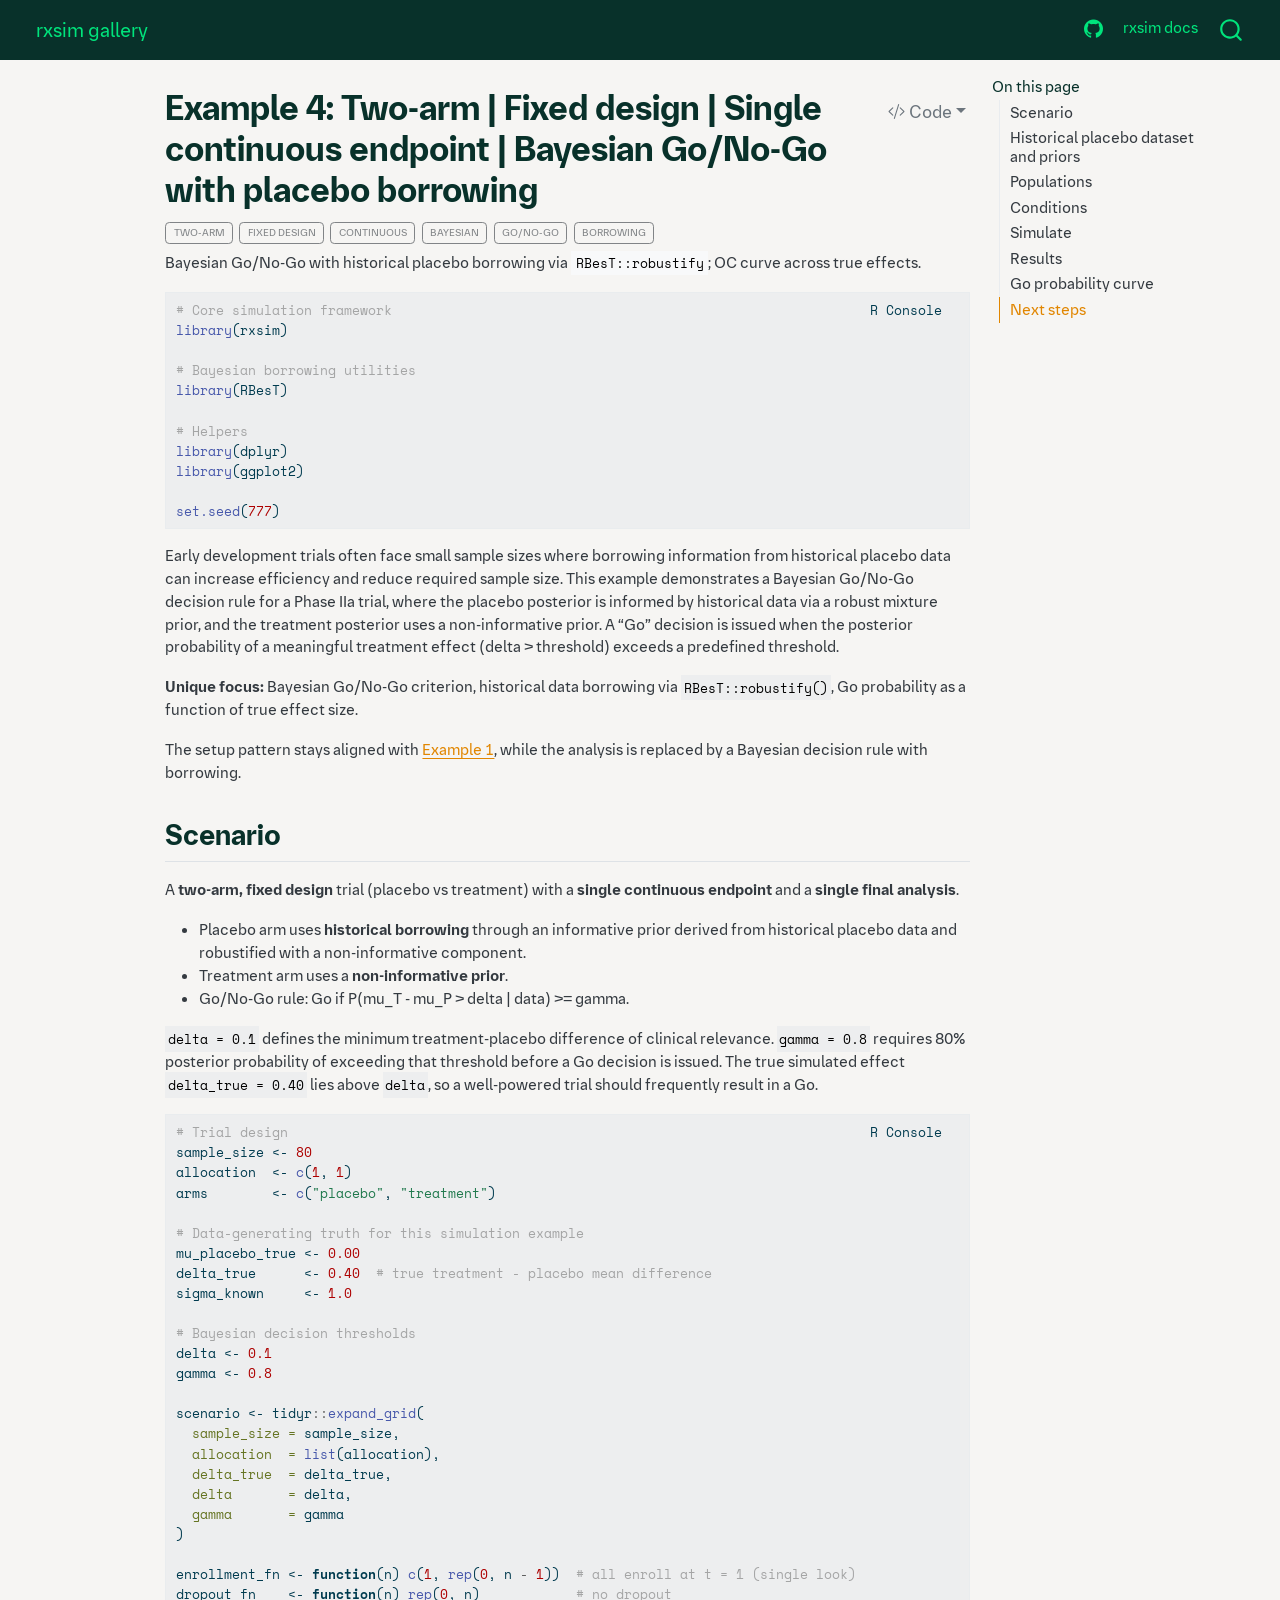
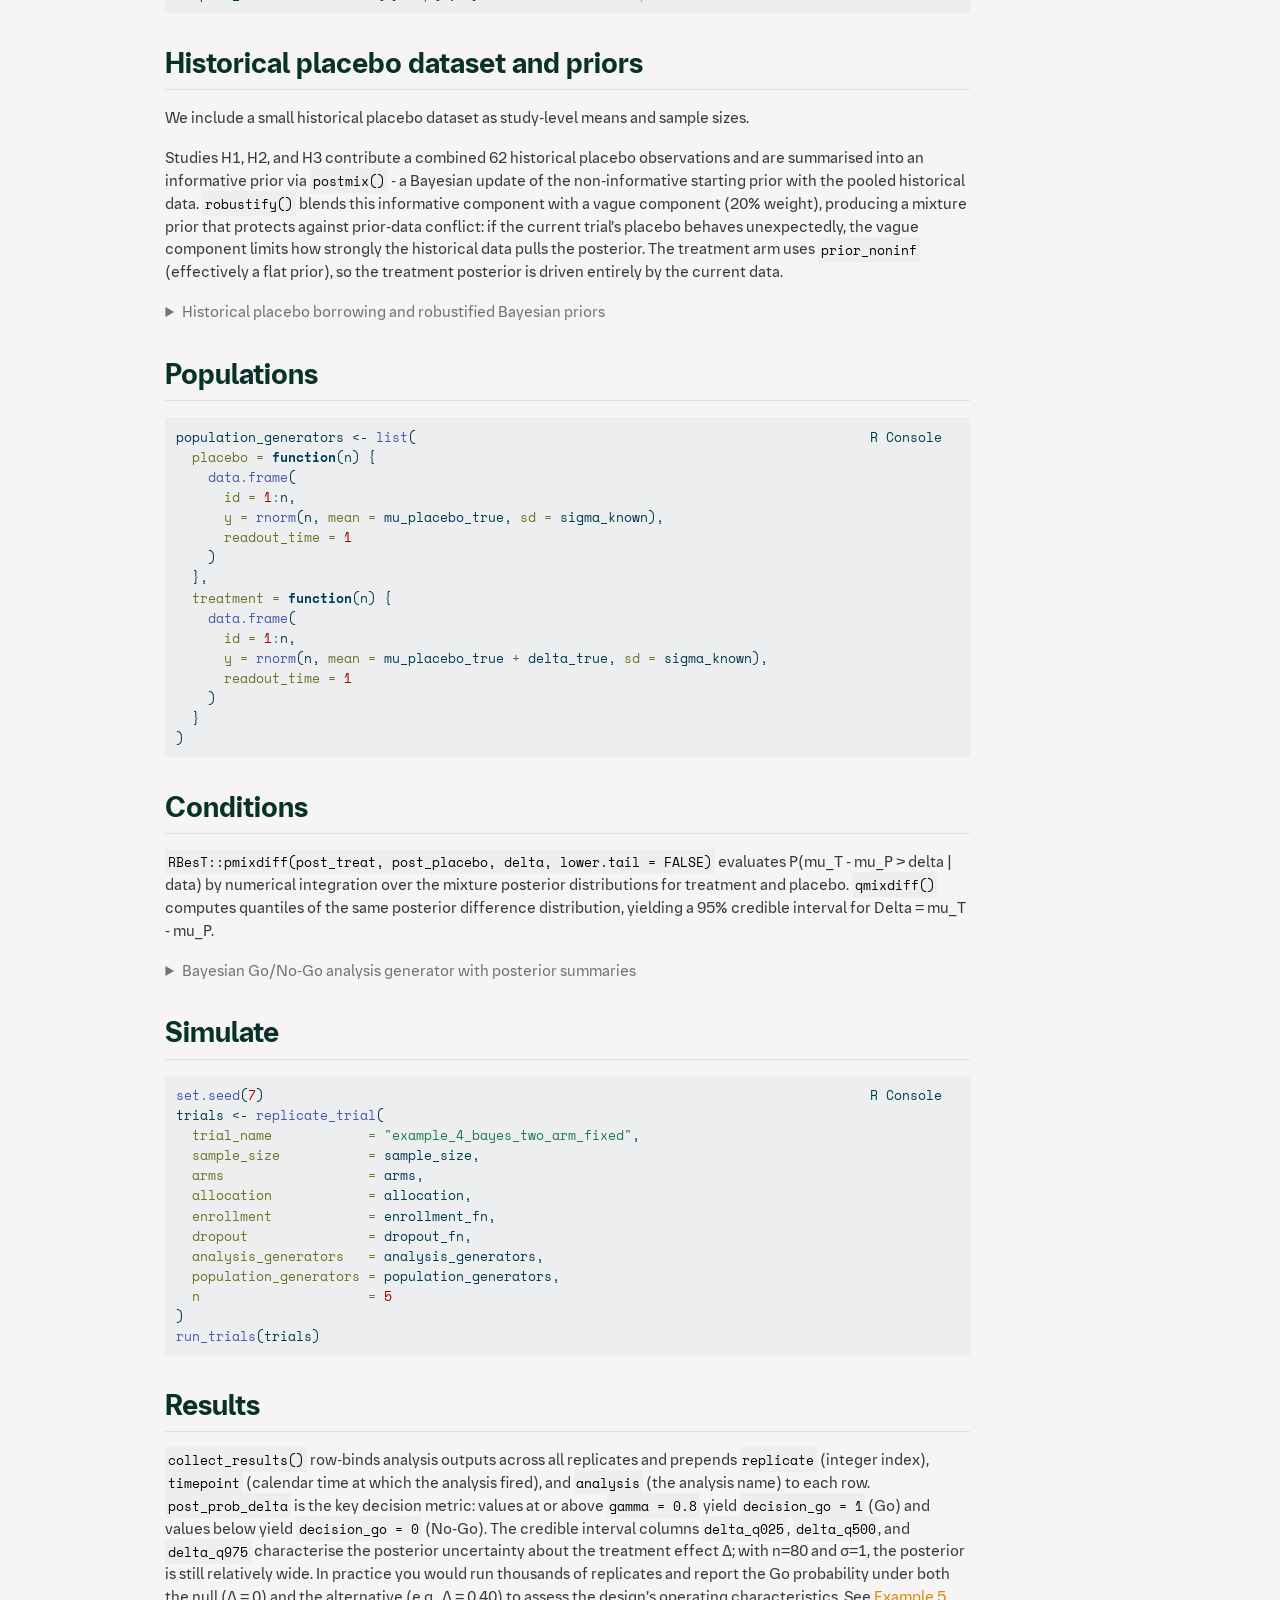
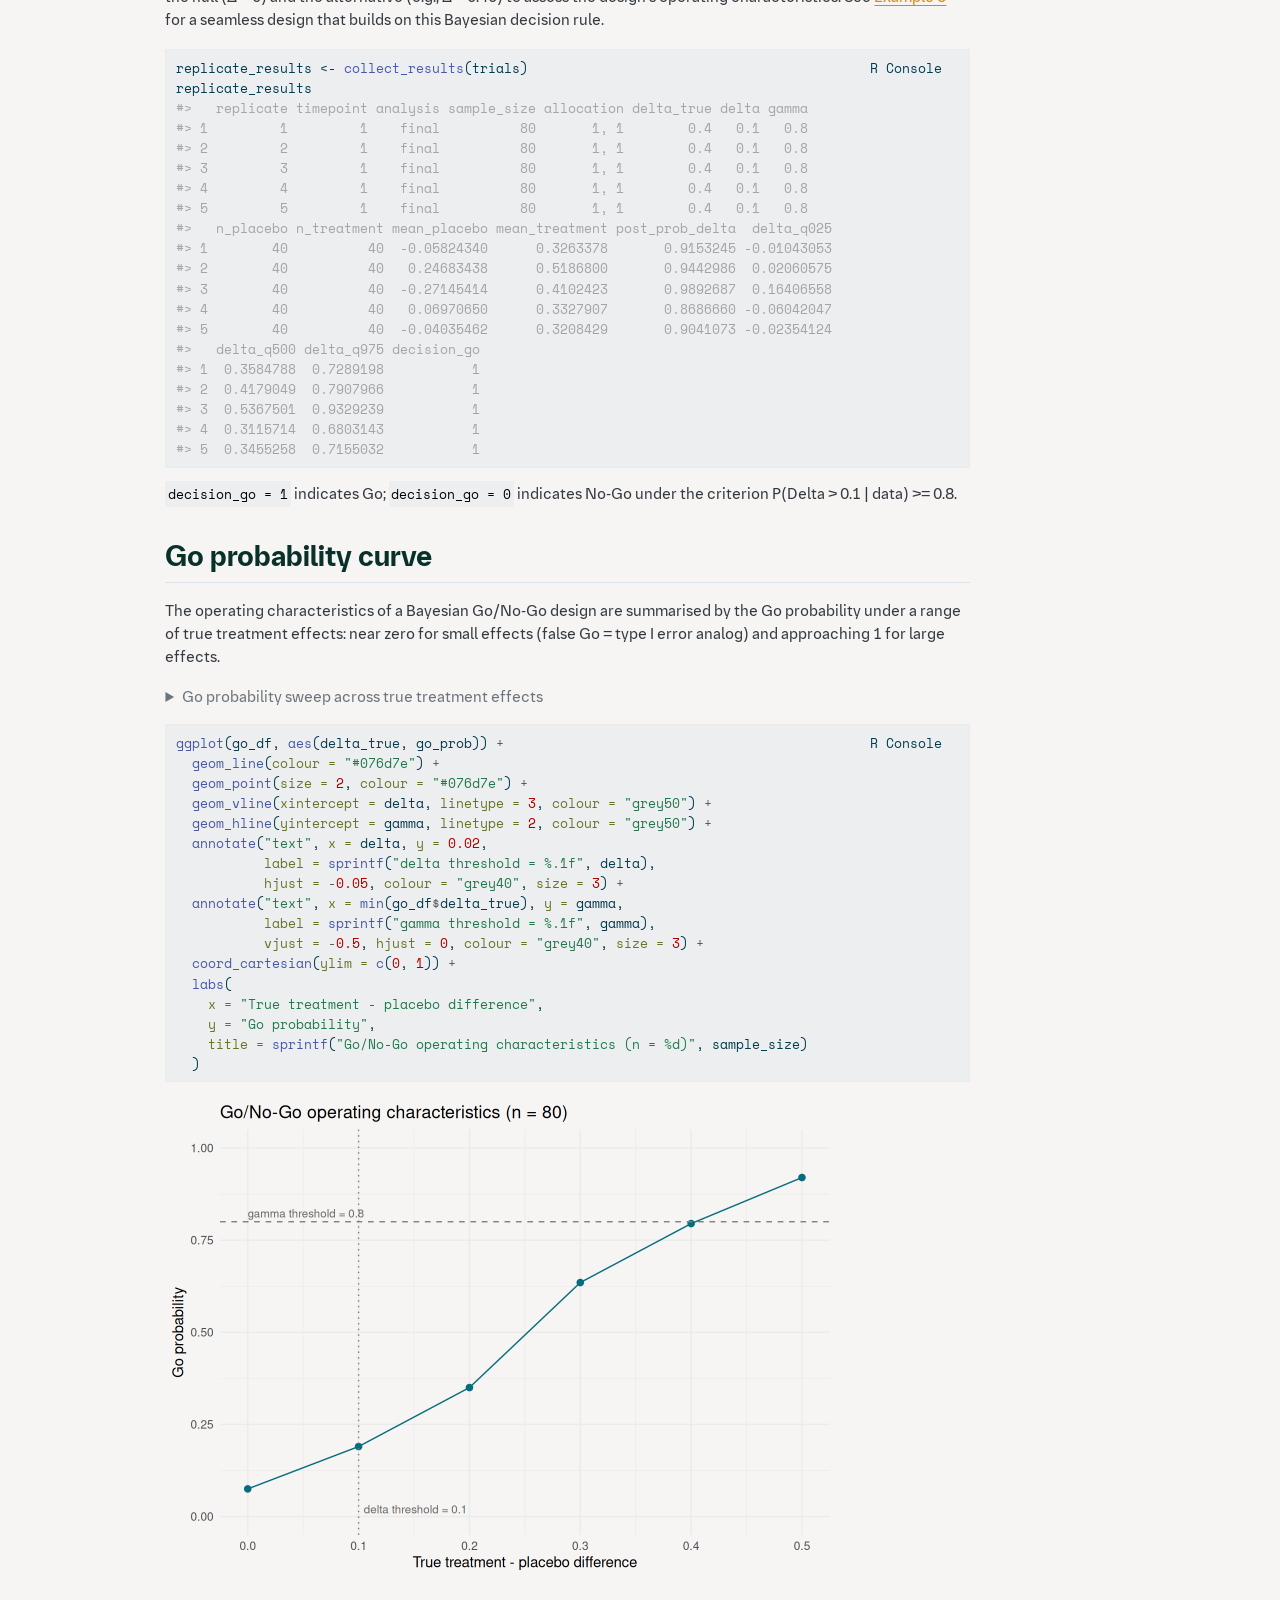
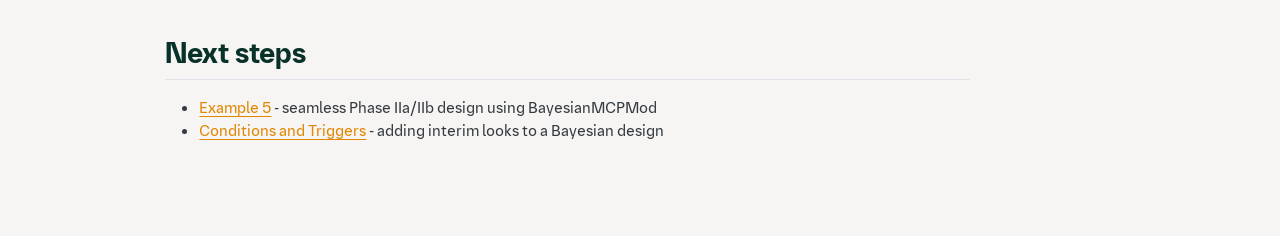
<file: examples/example-4.html>
<!DOCTYPE html>
<html xmlns="http://www.w3.org/1999/xhtml" lang="en" xml:lang="en"><head>

<meta charset="utf-8">
<meta name="generator" content="quarto-1.9.38">

<meta name="viewport" content="width=device-width, initial-scale=1.0, user-scalable=yes">

<meta name="description" content="Bayesian Go/No-Go with historical placebo borrowing via RBesT::robustify; OC curve across true effects.">

<title>Example 4: Two-arm | Fixed design | Single continuous endpoint | Bayesian Go/No-Go with placebo borrowing – rxsim gallery</title>
<style>
/* Default styles provided by pandoc.
** See https://pandoc.org/MANUAL.html#variables-for-html for config info.
*/
code{white-space: pre-wrap;}
span.smallcaps{font-variant: small-caps;}
div.columns{display: flex; gap: min(4vw, 1.5em);}
div.column{flex: auto; overflow-x: auto;}
div.hanging-indent{margin-left: 1.5em; text-indent: -1.5em;}
ul.task-list{list-style: none;}
ul.task-list li input[type="checkbox"] {
  width: 0.8em;
  margin: 0 0.8em 0.2em -1em; /* quarto-specific, see https://github.com/quarto-dev/quarto-cli/issues/4556 */ 
  vertical-align: middle;
}
/* CSS for syntax highlighting */
html { -webkit-text-size-adjust: 100%; }
pre > code.sourceCode { white-space: pre; position: relative; }
pre > code.sourceCode > span { display: inline-block; line-height: 1.25; }
pre > code.sourceCode > span:empty { height: 1.2em; }
.sourceCode { overflow: visible; }
code.sourceCode > span { color: inherit; text-decoration: inherit; }
div.sourceCode { margin: 1em 0; }
pre.sourceCode { margin: 0; }
@media screen {
div.sourceCode { overflow: auto; }
}
@media print {
pre > code.sourceCode { white-space: pre-wrap; }
pre > code.sourceCode > span { text-indent: -5em; padding-left: 5em; }
}
pre.numberSource code
  { counter-reset: source-line 0; }
pre.numberSource code > span
  { position: relative; left: -4em; counter-increment: source-line; }
pre.numberSource code > span > a:first-child::before
  { content: counter(source-line);
    position: relative; left: -1em; text-align: right; vertical-align: baseline;
    border: none; display: inline-block;
    -webkit-touch-callout: none; -webkit-user-select: none;
    -khtml-user-select: none; -moz-user-select: none;
    -ms-user-select: none; user-select: none;
    padding: 0 4px; width: 4em;
  }
pre.numberSource { margin-left: 3em;  padding-left: 4px; }
div.sourceCode
  {   }
@media screen {
pre > code.sourceCode > span > a:first-child::before { text-decoration: underline; }
}
</style>


<script src="../site_libs/quarto-nav/quarto-nav.js"></script>
<script src="../site_libs/quarto-nav/headroom.min.js"></script>
<script src="../site_libs/clipboard/clipboard.min.js"></script>
<script src="../site_libs/quarto-search/autocomplete.umd.js"></script>
<script src="../site_libs/quarto-search/fuse.min.js"></script>
<script src="../site_libs/quarto-search/quarto-search.js"></script>
<meta name="quarto:offset" content="../">
<script src="../site_libs/quarto-html/quarto.js" type="module"></script>
<script src="../site_libs/quarto-html/tabsets/tabsets.js" type="module"></script>
<script src="../site_libs/quarto-html/popper.min.js"></script>
<script src="../site_libs/quarto-html/tippy.umd.min.js"></script>
<script src="../site_libs/quarto-html/anchor.min.js"></script>
<link href="../site_libs/quarto-html/tippy.css" rel="stylesheet">
<link href="../site_libs/quarto-html/quarto-syntax-highlighting-2c2fe380ac7a2328c4f64fdb1f27e0c1.css" rel="stylesheet" class="quarto-color-scheme" id="quarto-text-highlighting-styles">
<link href="../site_libs/quarto-html/quarto-syntax-highlighting-dark-59dd92a77a1388063abe5f6a6ed8518e.css" rel="stylesheet" class="quarto-color-scheme quarto-color-alternate" id="quarto-text-highlighting-styles">
<link href="../site_libs/quarto-html/quarto-syntax-highlighting-2c2fe380ac7a2328c4f64fdb1f27e0c1.css" rel="stylesheet" class="quarto-color-scheme-extra" id="quarto-text-highlighting-styles">
<script src="../site_libs/bootstrap/bootstrap.min.js"></script>
<link href="../site_libs/bootstrap/bootstrap-icons.css" rel="stylesheet">
<link href="../site_libs/bootstrap/bootstrap-9bdfe0a3e5b8d85a0cbeab43cc6134da.min.css" rel="stylesheet" append-hash="true" class="quarto-color-scheme" id="quarto-bootstrap" data-mode="light">
<link href="../site_libs/bootstrap/bootstrap-dark-9bdfe0a3e5b8d85a0cbeab43cc6134da.min.css" rel="stylesheet" append-hash="true" class="quarto-color-scheme quarto-color-alternate" id="quarto-bootstrap" data-mode="light">
<link href="../site_libs/bootstrap/bootstrap-9bdfe0a3e5b8d85a0cbeab43cc6134da.min.css" rel="stylesheet" append-hash="true" class="quarto-color-scheme-extra" id="quarto-bootstrap" data-mode="light">
<script id="quarto-search-options" type="application/json">{
  "location": "navbar",
  "copy-button": false,
  "collapse-after": 3,
  "panel-placement": "end",
  "type": "overlay",
  "limit": 50,
  "keyboard-shortcut": [
    "f",
    "/",
    "s"
  ],
  "show-item-context": false,
  "language": {
    "search-no-results-text": "No results",
    "search-matching-documents-text": "matching documents",
    "search-copy-link-title": "Copy link to search",
    "search-hide-matches-text": "Hide additional matches",
    "search-more-match-text": "more match in this document",
    "search-more-matches-text": "more matches in this document",
    "search-clear-button-title": "Clear",
    "search-text-placeholder": "",
    "search-detached-cancel-button-title": "Cancel",
    "search-submit-button-title": "Submit",
    "search-label": "Search"
  }
}</script>


<link rel="stylesheet" href="../assets/css/custom.css">
</head>

<body class="nav-fixed quarto-light">

<div id="quarto-search-results"></div>
  <header id="quarto-header" class="headroom fixed-top">
    <nav class="navbar navbar-expand-lg " data-bs-theme="dark">
      <div class="navbar-container container-fluid">
      <div class="navbar-brand-container mx-auto">
    <a href="../index.html" class="navbar-brand navbar-brand-logo">
    <img src="../assets/img/logo.svg" alt="" class="navbar-logo light-content">
    <img src="../assets/img/logo.svg" alt="" class="navbar-logo dark-content">
    </a>
    <a class="navbar-brand" href="../index.html">
    <span class="navbar-title">rxsim gallery</span>
    </a>
  </div>
            <div id="quarto-search" class="" title="Search"></div>
          <button class="navbar-toggler" type="button" data-bs-toggle="collapse" data-bs-target="#navbarCollapse" aria-controls="navbarCollapse" role="menu" aria-expanded="false" aria-label="Toggle navigation" onclick="if (window.quartoToggleHeadroom) { window.quartoToggleHeadroom(); }">
  <span class="navbar-toggler-icon"></span>
</button>
          <div class="collapse navbar-collapse" id="navbarCollapse">
            <ul class="navbar-nav navbar-nav-scroll ms-auto">
  <li class="nav-item compact">
    <a class="nav-link" href="https://github.com/Boehringer-Ingelheim/rxsim"> <i class="bi bi-github" role="img">
</i> 
<span class="menu-text"></span></a>
  </li>  
  <li class="nav-item">
    <a class="nav-link" href="https://boehringer-ingelheim.github.io/rxsim"> 
<span class="menu-text">rxsim docs</span></a>
  </li>  
</ul>
          </div> <!-- /navcollapse -->
            <div class="quarto-navbar-tools">
</div>
      </div> <!-- /container-fluid -->
    </nav>
</header>
<!-- content -->
<div id="quarto-content" class="quarto-container page-columns page-rows-contents page-layout-article page-navbar">
<!-- sidebar -->
<!-- margin-sidebar -->
    <div id="quarto-margin-sidebar" class="sidebar margin-sidebar">
        <nav id="TOC" role="doc-toc" class="toc-active">
    <h2 id="toc-title">On this page</h2>
   
  <ul>
  <li><a href="#scenario" id="toc-scenario" class="nav-link active" data-scroll-target="#scenario">Scenario</a></li>
  <li><a href="#historical-placebo-dataset-and-priors" id="toc-historical-placebo-dataset-and-priors" class="nav-link" data-scroll-target="#historical-placebo-dataset-and-priors">Historical placebo dataset and priors</a></li>
  <li><a href="#populations" id="toc-populations" class="nav-link" data-scroll-target="#populations">Populations</a></li>
  <li><a href="#conditions" id="toc-conditions" class="nav-link" data-scroll-target="#conditions">Conditions</a></li>
  <li><a href="#simulate" id="toc-simulate" class="nav-link" data-scroll-target="#simulate">Simulate</a></li>
  <li><a href="#results" id="toc-results" class="nav-link" data-scroll-target="#results">Results</a></li>
  <li><a href="#go-probability-curve" id="toc-go-probability-curve" class="nav-link" data-scroll-target="#go-probability-curve">Go probability curve</a></li>
  <li><a href="#next-steps" id="toc-next-steps" class="nav-link" data-scroll-target="#next-steps">Next steps</a></li>
  </ul>
</nav>
    </div>
<!-- main -->
<main class="content" id="quarto-document-content">

<header id="title-block-header" class="quarto-title-block default">
<div class="quarto-title">
<div class="quarto-title-block"><div><h1 class="title">Example 4: Two-arm | Fixed design | Single continuous endpoint | Bayesian Go/No-Go with placebo borrowing</h1><button type="button" class="btn code-tools-button dropdown-toggle" id="quarto-code-tools-menu" data-bs-toggle="dropdown" aria-expanded="false"><i class="bi"></i> Code</button><ul class="dropdown-menu dropdown-menu-end" aria-labelelledby="quarto-code-tools-menu"><li><a id="quarto-show-all-code" class="dropdown-item" href="javascript:void(0)" role="button">Show All Code</a></li><li><a id="quarto-hide-all-code" class="dropdown-item" href="javascript:void(0)" role="button">Hide All Code</a></li><li><hr class="dropdown-divider"></li><li><a id="quarto-view-source" class="dropdown-item" href="javascript:void(0)" role="button">View Source</a></li></ul></div></div>
  <div class="quarto-categories">
    <div class="quarto-category">two-arm</div>
    <div class="quarto-category">fixed design</div>
    <div class="quarto-category">continuous</div>
    <div class="quarto-category">Bayesian</div>
    <div class="quarto-category">Go/No-Go</div>
    <div class="quarto-category">borrowing</div>
  </div>
  </div>

<div>
  <div class="description">
    Bayesian Go/No-Go with historical placebo borrowing via <code>RBesT::robustify</code>; OC curve across true effects.
  </div>
</div>


<div class="quarto-title-meta">

    
  
    
  </div>
  


</header>


<div class="cell">
<div class="code-copy-outer-scaffold"><div class="sourceCode cell-code" id="cb1"><pre class="sourceCode r code-with-copy"><code class="sourceCode r"><span id="cb1-1"><a href="#cb1-1" aria-hidden="true" tabindex="-1"></a><span class="co"># Core simulation framework</span></span>
<span id="cb1-2"><a href="#cb1-2" aria-hidden="true" tabindex="-1"></a><span class="fu">library</span>(rxsim)</span>
<span id="cb1-3"><a href="#cb1-3" aria-hidden="true" tabindex="-1"></a></span>
<span id="cb1-4"><a href="#cb1-4" aria-hidden="true" tabindex="-1"></a><span class="co"># Bayesian borrowing utilities</span></span>
<span id="cb1-5"><a href="#cb1-5" aria-hidden="true" tabindex="-1"></a><span class="fu">library</span>(RBesT)</span>
<span id="cb1-6"><a href="#cb1-6" aria-hidden="true" tabindex="-1"></a></span>
<span id="cb1-7"><a href="#cb1-7" aria-hidden="true" tabindex="-1"></a><span class="co"># Helpers</span></span>
<span id="cb1-8"><a href="#cb1-8" aria-hidden="true" tabindex="-1"></a><span class="fu">library</span>(dplyr)</span>
<span id="cb1-9"><a href="#cb1-9" aria-hidden="true" tabindex="-1"></a><span class="fu">library</span>(ggplot2)</span>
<span id="cb1-10"><a href="#cb1-10" aria-hidden="true" tabindex="-1"></a></span>
<span id="cb1-11"><a href="#cb1-11" aria-hidden="true" tabindex="-1"></a><span class="fu">set.seed</span>(<span class="dv">777</span>)</span></code></pre></div><button title="Copy to Clipboard" class="code-copy-button"><i class="bi"></i></button></div>
</div>
<p>Early development trials often face small sample sizes where borrowing information from historical placebo data can increase efficiency and reduce required sample size. This example demonstrates a Bayesian Go/No-Go decision rule for a Phase IIa trial, where the placebo posterior is informed by historical data via a robust mixture prior, and the treatment posterior uses a non-informative prior. A “Go” decision is issued when the posterior probability of a meaningful treatment effect (delta &gt; threshold) exceeds a predefined threshold.</p>
<p><strong>Unique focus:</strong> Bayesian Go/No-Go criterion, historical data borrowing via <code>RBesT::robustify()</code>, Go probability as a function of true effect size.</p>
<p>The setup pattern stays aligned with <a href="example-1.html">Example 1</a>, while the analysis is replaced by a Bayesian decision rule with borrowing.</p>
<section id="scenario" class="level2">
<h2 class="anchored" data-anchor-id="scenario">Scenario</h2>
<p>A <strong>two-arm, fixed design</strong> trial (placebo vs treatment) with a <strong>single continuous endpoint</strong> and a <strong>single final analysis</strong>.</p>
<ul>
<li>Placebo arm uses <strong>historical borrowing</strong> through an informative prior derived from historical placebo data and robustified with a non-informative component.</li>
<li>Treatment arm uses a <strong>non-informative prior</strong>.</li>
<li>Go/No-Go rule: Go if P(mu_T - mu_P &gt; delta | data) &gt;= gamma.</li>
</ul>
<p><code>delta = 0.1</code> defines the minimum treatment-placebo difference of clinical relevance. <code>gamma = 0.8</code> requires 80% posterior probability of exceeding that threshold before a Go decision is issued. The true simulated effect <code>delta_true = 0.40</code> lies above <code>delta</code>, so a well-powered trial should frequently result in a Go.</p>
<div class="cell">
<div class="code-copy-outer-scaffold"><div class="sourceCode cell-code" id="cb2"><pre class="sourceCode r code-with-copy"><code class="sourceCode r"><span id="cb2-1"><a href="#cb2-1" aria-hidden="true" tabindex="-1"></a><span class="co"># Trial design</span></span>
<span id="cb2-2"><a href="#cb2-2" aria-hidden="true" tabindex="-1"></a>sample_size <span class="ot">&lt;-</span> <span class="dv">80</span></span>
<span id="cb2-3"><a href="#cb2-3" aria-hidden="true" tabindex="-1"></a>allocation  <span class="ot">&lt;-</span> <span class="fu">c</span>(<span class="dv">1</span>, <span class="dv">1</span>)</span>
<span id="cb2-4"><a href="#cb2-4" aria-hidden="true" tabindex="-1"></a>arms        <span class="ot">&lt;-</span> <span class="fu">c</span>(<span class="st">"placebo"</span>, <span class="st">"treatment"</span>)</span>
<span id="cb2-5"><a href="#cb2-5" aria-hidden="true" tabindex="-1"></a></span>
<span id="cb2-6"><a href="#cb2-6" aria-hidden="true" tabindex="-1"></a><span class="co"># Data-generating truth for this simulation example</span></span>
<span id="cb2-7"><a href="#cb2-7" aria-hidden="true" tabindex="-1"></a>mu_placebo_true <span class="ot">&lt;-</span> <span class="fl">0.00</span></span>
<span id="cb2-8"><a href="#cb2-8" aria-hidden="true" tabindex="-1"></a>delta_true      <span class="ot">&lt;-</span> <span class="fl">0.40</span>  <span class="co"># true treatment - placebo mean difference</span></span>
<span id="cb2-9"><a href="#cb2-9" aria-hidden="true" tabindex="-1"></a>sigma_known     <span class="ot">&lt;-</span> <span class="fl">1.0</span></span>
<span id="cb2-10"><a href="#cb2-10" aria-hidden="true" tabindex="-1"></a></span>
<span id="cb2-11"><a href="#cb2-11" aria-hidden="true" tabindex="-1"></a><span class="co"># Bayesian decision thresholds</span></span>
<span id="cb2-12"><a href="#cb2-12" aria-hidden="true" tabindex="-1"></a>delta <span class="ot">&lt;-</span> <span class="fl">0.1</span></span>
<span id="cb2-13"><a href="#cb2-13" aria-hidden="true" tabindex="-1"></a>gamma <span class="ot">&lt;-</span> <span class="fl">0.8</span></span>
<span id="cb2-14"><a href="#cb2-14" aria-hidden="true" tabindex="-1"></a></span>
<span id="cb2-15"><a href="#cb2-15" aria-hidden="true" tabindex="-1"></a>scenario <span class="ot">&lt;-</span> tidyr<span class="sc">::</span><span class="fu">expand_grid</span>(</span>
<span id="cb2-16"><a href="#cb2-16" aria-hidden="true" tabindex="-1"></a>  <span class="at">sample_size =</span> sample_size,</span>
<span id="cb2-17"><a href="#cb2-17" aria-hidden="true" tabindex="-1"></a>  <span class="at">allocation  =</span> <span class="fu">list</span>(allocation),</span>
<span id="cb2-18"><a href="#cb2-18" aria-hidden="true" tabindex="-1"></a>  <span class="at">delta_true  =</span> delta_true,</span>
<span id="cb2-19"><a href="#cb2-19" aria-hidden="true" tabindex="-1"></a>  <span class="at">delta       =</span> delta,</span>
<span id="cb2-20"><a href="#cb2-20" aria-hidden="true" tabindex="-1"></a>  <span class="at">gamma       =</span> gamma</span>
<span id="cb2-21"><a href="#cb2-21" aria-hidden="true" tabindex="-1"></a>)</span>
<span id="cb2-22"><a href="#cb2-22" aria-hidden="true" tabindex="-1"></a></span>
<span id="cb2-23"><a href="#cb2-23" aria-hidden="true" tabindex="-1"></a>enrollment_fn <span class="ot">&lt;-</span> <span class="cf">function</span>(n) <span class="fu">c</span>(<span class="dv">1</span>, <span class="fu">rep</span>(<span class="dv">0</span>, n <span class="sc">-</span> <span class="dv">1</span>))  <span class="co"># all enroll at t = 1 (single look)</span></span>
<span id="cb2-24"><a href="#cb2-24" aria-hidden="true" tabindex="-1"></a>dropout_fn    <span class="ot">&lt;-</span> <span class="cf">function</span>(n) <span class="fu">rep</span>(<span class="dv">0</span>, n)            <span class="co"># no dropout</span></span></code></pre></div><button title="Copy to Clipboard" class="code-copy-button"><i class="bi"></i></button></div>
</div>
</section>
<section id="historical-placebo-dataset-and-priors" class="level2">
<h2 class="anchored" data-anchor-id="historical-placebo-dataset-and-priors">Historical placebo dataset and priors</h2>
<p>We include a small historical placebo dataset as study-level means and sample sizes.</p>
<p>Studies H1, H2, and H3 contribute a combined 62 historical placebo observations and are summarised into an informative prior via <code>postmix()</code> - a Bayesian update of the non-informative starting prior with the pooled historical data. <code>robustify()</code> blends this informative component with a vague component (20% weight), producing a mixture prior that protects against prior-data conflict: if the current trial’s placebo behaves unexpectedly, the vague component limits how strongly the historical data pulls the posterior. The treatment arm uses <code>prior_noninf</code> (effectively a flat prior), so the treatment posterior is driven entirely by the current data.</p>
<div class="cell">
<details class="code-fold">
<summary>Historical placebo borrowing and robustified Bayesian priors</summary>
<div class="code-copy-outer-scaffold"><div class="sourceCode cell-code" id="cb3"><pre class="sourceCode r code-with-copy"><code class="sourceCode r"><span id="cb3-1"><a href="#cb3-1" aria-hidden="true" tabindex="-1"></a>hist_placebo <span class="ot">&lt;-</span> <span class="fu">data.frame</span>(</span>
<span id="cb3-2"><a href="#cb3-2" aria-hidden="true" tabindex="-1"></a>  <span class="at">study =</span> <span class="fu">c</span>(<span class="st">"H1"</span>, <span class="st">"H2"</span>, <span class="st">"H3"</span>),</span>
<span id="cb3-3"><a href="#cb3-3" aria-hidden="true" tabindex="-1"></a>  <span class="at">n     =</span> <span class="fu">c</span>(<span class="dv">24</span>, <span class="dv">18</span>, <span class="dv">20</span>),</span>
<span id="cb3-4"><a href="#cb3-4" aria-hidden="true" tabindex="-1"></a>  <span class="at">mean  =</span> <span class="fu">c</span>(<span class="sc">-</span><span class="fl">0.05</span>, <span class="fl">0.02</span>, <span class="fl">0.00</span>)</span>
<span id="cb3-5"><a href="#cb3-5" aria-hidden="true" tabindex="-1"></a>)</span>
<span id="cb3-6"><a href="#cb3-6" aria-hidden="true" tabindex="-1"></a></span>
<span id="cb3-7"><a href="#cb3-7" aria-hidden="true" tabindex="-1"></a>hist_placebo</span>
<span id="cb3-8"><a href="#cb3-8" aria-hidden="true" tabindex="-1"></a><span class="co">#&gt;   study  n  mean</span></span>
<span id="cb3-9"><a href="#cb3-9" aria-hidden="true" tabindex="-1"></a><span class="co">#&gt; 1    H1 24 -0.05</span></span>
<span id="cb3-10"><a href="#cb3-10" aria-hidden="true" tabindex="-1"></a><span class="co">#&gt; 2    H2 18  0.02</span></span>
<span id="cb3-11"><a href="#cb3-11" aria-hidden="true" tabindex="-1"></a><span class="co">#&gt; 3    H3 20  0.00</span></span>
<span id="cb3-12"><a href="#cb3-12" aria-hidden="true" tabindex="-1"></a></span>
<span id="cb3-13"><a href="#cb3-13" aria-hidden="true" tabindex="-1"></a><span class="co"># Pooled historical summary used to derive an informative placebo prior</span></span>
<span id="cb3-14"><a href="#cb3-14" aria-hidden="true" tabindex="-1"></a>n_hist_total <span class="ot">&lt;-</span> <span class="fu">sum</span>(hist_placebo<span class="sc">$</span>n)</span>
<span id="cb3-15"><a href="#cb3-15" aria-hidden="true" tabindex="-1"></a>m_hist_pooled <span class="ot">&lt;-</span> <span class="fu">weighted.mean</span>(hist_placebo<span class="sc">$</span>mean, hist_placebo<span class="sc">$</span>n)</span>
<span id="cb3-16"><a href="#cb3-16" aria-hidden="true" tabindex="-1"></a></span>
<span id="cb3-17"><a href="#cb3-17" aria-hidden="true" tabindex="-1"></a><span class="co"># Non-informative prior (very small pseudo-sample size in mn parametrization)</span></span>
<span id="cb3-18"><a href="#cb3-18" aria-hidden="true" tabindex="-1"></a><span class="co"># Used as treatment prior and as base for historical update.</span></span>
<span id="cb3-19"><a href="#cb3-19" aria-hidden="true" tabindex="-1"></a>prior_noninf <span class="ot">&lt;-</span> <span class="fu">mixnorm</span>(</span>
<span id="cb3-20"><a href="#cb3-20" aria-hidden="true" tabindex="-1"></a>  <span class="fu">c</span>(<span class="dv">1</span>, <span class="dv">0</span>, <span class="fl">1e-6</span>),</span>
<span id="cb3-21"><a href="#cb3-21" aria-hidden="true" tabindex="-1"></a>  <span class="at">sigma =</span> sigma_known,</span>
<span id="cb3-22"><a href="#cb3-22" aria-hidden="true" tabindex="-1"></a>  <span class="at">param =</span> <span class="st">"mn"</span></span>
<span id="cb3-23"><a href="#cb3-23" aria-hidden="true" tabindex="-1"></a>)</span>
<span id="cb3-24"><a href="#cb3-24" aria-hidden="true" tabindex="-1"></a></span>
<span id="cb3-25"><a href="#cb3-25" aria-hidden="true" tabindex="-1"></a><span class="co"># Informative placebo prior from historical placebo summary</span></span>
<span id="cb3-26"><a href="#cb3-26" aria-hidden="true" tabindex="-1"></a>prior_placebo_inf <span class="ot">&lt;-</span> <span class="fu">postmix</span>(</span>
<span id="cb3-27"><a href="#cb3-27" aria-hidden="true" tabindex="-1"></a>  prior_noninf,</span>
<span id="cb3-28"><a href="#cb3-28" aria-hidden="true" tabindex="-1"></a>  <span class="at">n =</span> n_hist_total,</span>
<span id="cb3-29"><a href="#cb3-29" aria-hidden="true" tabindex="-1"></a>  <span class="at">m =</span> m_hist_pooled</span>
<span id="cb3-30"><a href="#cb3-30" aria-hidden="true" tabindex="-1"></a>)</span>
<span id="cb3-31"><a href="#cb3-31" aria-hidden="true" tabindex="-1"></a></span>
<span id="cb3-32"><a href="#cb3-32" aria-hidden="true" tabindex="-1"></a><span class="co"># Robustified placebo prior to protect against prior-data conflict</span></span>
<span id="cb3-33"><a href="#cb3-33" aria-hidden="true" tabindex="-1"></a>prior_placebo <span class="ot">&lt;-</span> <span class="fu">robustify</span>(</span>
<span id="cb3-34"><a href="#cb3-34" aria-hidden="true" tabindex="-1"></a>  prior_placebo_inf,</span>
<span id="cb3-35"><a href="#cb3-35" aria-hidden="true" tabindex="-1"></a>  <span class="at">weight =</span> <span class="fl">0.2</span>,</span>
<span id="cb3-36"><a href="#cb3-36" aria-hidden="true" tabindex="-1"></a>  <span class="at">mean   =</span> <span class="dv">0</span>,</span>
<span id="cb3-37"><a href="#cb3-37" aria-hidden="true" tabindex="-1"></a>  <span class="at">n      =</span> <span class="dv">1</span>,</span>
<span id="cb3-38"><a href="#cb3-38" aria-hidden="true" tabindex="-1"></a>  <span class="at">sigma  =</span> sigma_known</span>
<span id="cb3-39"><a href="#cb3-39" aria-hidden="true" tabindex="-1"></a>)</span>
<span id="cb3-40"><a href="#cb3-40" aria-hidden="true" tabindex="-1"></a></span>
<span id="cb3-41"><a href="#cb3-41" aria-hidden="true" tabindex="-1"></a><span class="co"># Treatment prior remains non-informative</span></span>
<span id="cb3-42"><a href="#cb3-42" aria-hidden="true" tabindex="-1"></a>prior_treatment <span class="ot">&lt;-</span> prior_noninf</span>
<span id="cb3-43"><a href="#cb3-43" aria-hidden="true" tabindex="-1"></a></span>
<span id="cb3-44"><a href="#cb3-44" aria-hidden="true" tabindex="-1"></a><span class="fu">summary</span>(prior_placebo)</span>
<span id="cb3-45"><a href="#cb3-45" aria-hidden="true" tabindex="-1"></a><span class="co">#&gt;        mean          sd        2.5%       50.0%       97.5% </span></span>
<span id="cb3-46"><a href="#cb3-46" aria-hidden="true" tabindex="-1"></a><span class="co">#&gt; -0.01083871  0.46144620 -1.15034971 -0.01312827  1.15034975</span></span></code></pre></div><button title="Copy to Clipboard" class="code-copy-button"><i class="bi"></i></button></div>
</details>
</div>
</section>
<section id="populations" class="level2">
<h2 class="anchored" data-anchor-id="populations">Populations</h2>
<div class="cell">
<div class="code-copy-outer-scaffold"><div class="sourceCode cell-code" id="cb4"><pre class="sourceCode r code-with-copy"><code class="sourceCode r"><span id="cb4-1"><a href="#cb4-1" aria-hidden="true" tabindex="-1"></a>population_generators <span class="ot">&lt;-</span> <span class="fu">list</span>(</span>
<span id="cb4-2"><a href="#cb4-2" aria-hidden="true" tabindex="-1"></a>  <span class="at">placebo =</span> <span class="cf">function</span>(n) {</span>
<span id="cb4-3"><a href="#cb4-3" aria-hidden="true" tabindex="-1"></a>    <span class="fu">data.frame</span>(</span>
<span id="cb4-4"><a href="#cb4-4" aria-hidden="true" tabindex="-1"></a>      <span class="at">id =</span> <span class="dv">1</span><span class="sc">:</span>n,</span>
<span id="cb4-5"><a href="#cb4-5" aria-hidden="true" tabindex="-1"></a>      <span class="at">y =</span> <span class="fu">rnorm</span>(n, <span class="at">mean =</span> mu_placebo_true, <span class="at">sd =</span> sigma_known),</span>
<span id="cb4-6"><a href="#cb4-6" aria-hidden="true" tabindex="-1"></a>      <span class="at">readout_time =</span> <span class="dv">1</span></span>
<span id="cb4-7"><a href="#cb4-7" aria-hidden="true" tabindex="-1"></a>    )</span>
<span id="cb4-8"><a href="#cb4-8" aria-hidden="true" tabindex="-1"></a>  },</span>
<span id="cb4-9"><a href="#cb4-9" aria-hidden="true" tabindex="-1"></a>  <span class="at">treatment =</span> <span class="cf">function</span>(n) {</span>
<span id="cb4-10"><a href="#cb4-10" aria-hidden="true" tabindex="-1"></a>    <span class="fu">data.frame</span>(</span>
<span id="cb4-11"><a href="#cb4-11" aria-hidden="true" tabindex="-1"></a>      <span class="at">id =</span> <span class="dv">1</span><span class="sc">:</span>n,</span>
<span id="cb4-12"><a href="#cb4-12" aria-hidden="true" tabindex="-1"></a>      <span class="at">y =</span> <span class="fu">rnorm</span>(n, <span class="at">mean =</span> mu_placebo_true <span class="sc">+</span> delta_true, <span class="at">sd =</span> sigma_known),</span>
<span id="cb4-13"><a href="#cb4-13" aria-hidden="true" tabindex="-1"></a>      <span class="at">readout_time =</span> <span class="dv">1</span></span>
<span id="cb4-14"><a href="#cb4-14" aria-hidden="true" tabindex="-1"></a>    )</span>
<span id="cb4-15"><a href="#cb4-15" aria-hidden="true" tabindex="-1"></a>  }</span>
<span id="cb4-16"><a href="#cb4-16" aria-hidden="true" tabindex="-1"></a>)</span></code></pre></div><button title="Copy to Clipboard" class="code-copy-button"><i class="bi"></i></button></div>
</div>
</section>
<section id="conditions" class="level2">
<h2 class="anchored" data-anchor-id="conditions">Conditions</h2>
<p><code>RBesT::pmixdiff(post_treat, post_placebo, delta, lower.tail = FALSE)</code> evaluates P(mu_T - mu_P &gt; delta | data) by numerical integration over the mixture posterior distributions for treatment and placebo. <code>qmixdiff()</code> computes quantiles of the same posterior difference distribution, yielding a 95% credible interval for Delta = mu_T - mu_P.</p>
<div class="cell">
<details class="code-fold">
<summary>Bayesian Go/No-Go analysis generator with posterior summaries</summary>
<div class="code-copy-outer-scaffold"><div class="sourceCode cell-code" id="cb5"><pre class="sourceCode r code-with-copy"><code class="sourceCode r"><span id="cb5-1"><a href="#cb5-1" aria-hidden="true" tabindex="-1"></a>analysis_generators <span class="ot">&lt;-</span> <span class="fu">list</span>(</span>
<span id="cb5-2"><a href="#cb5-2" aria-hidden="true" tabindex="-1"></a>  <span class="at">final =</span> <span class="fu">list</span>(</span>
<span id="cb5-3"><a href="#cb5-3" aria-hidden="true" tabindex="-1"></a>    <span class="at">trigger =</span> <span class="fu">enroll_trigger</span>(<span class="fl">1.0</span>, sample_size),</span>
<span id="cb5-4"><a href="#cb5-4" aria-hidden="true" tabindex="-1"></a>    <span class="at">analysis =</span> <span class="cf">function</span>(df, current_time) {</span>
<span id="cb5-5"><a href="#cb5-5" aria-hidden="true" tabindex="-1"></a>      dat <span class="ot">&lt;-</span> df <span class="sc">|&gt;</span></span>
<span id="cb5-6"><a href="#cb5-6" aria-hidden="true" tabindex="-1"></a>        dplyr<span class="sc">::</span><span class="fu">filter</span>(<span class="sc">!</span><span class="fu">is.na</span>(enroll_time)) <span class="sc">|&gt;</span></span>
<span id="cb5-7"><a href="#cb5-7" aria-hidden="true" tabindex="-1"></a>        dplyr<span class="sc">::</span><span class="fu">mutate</span>(<span class="at">arm =</span> <span class="fu">factor</span>(arm, <span class="at">levels =</span> <span class="fu">c</span>(<span class="st">"placebo"</span>, <span class="st">"treatment"</span>)))</span>
<span id="cb5-8"><a href="#cb5-8" aria-hidden="true" tabindex="-1"></a></span>
<span id="cb5-9"><a href="#cb5-9" aria-hidden="true" tabindex="-1"></a>      y_p <span class="ot">&lt;-</span> dat<span class="sc">$</span>y[dat<span class="sc">$</span>arm <span class="sc">==</span> <span class="st">"placebo"</span>]</span>
<span id="cb5-10"><a href="#cb5-10" aria-hidden="true" tabindex="-1"></a>      y_t <span class="ot">&lt;-</span> dat<span class="sc">$</span>y[dat<span class="sc">$</span>arm <span class="sc">==</span> <span class="st">"treatment"</span>]</span>
<span id="cb5-11"><a href="#cb5-11" aria-hidden="true" tabindex="-1"></a></span>
<span id="cb5-12"><a href="#cb5-12" aria-hidden="true" tabindex="-1"></a>      n_p <span class="ot">&lt;-</span> <span class="fu">length</span>(y_p)</span>
<span id="cb5-13"><a href="#cb5-13" aria-hidden="true" tabindex="-1"></a>      n_t <span class="ot">&lt;-</span> <span class="fu">length</span>(y_t)</span>
<span id="cb5-14"><a href="#cb5-14" aria-hidden="true" tabindex="-1"></a></span>
<span id="cb5-15"><a href="#cb5-15" aria-hidden="true" tabindex="-1"></a>      m_p <span class="ot">&lt;-</span> <span class="fu">mean</span>(y_p)</span>
<span id="cb5-16"><a href="#cb5-16" aria-hidden="true" tabindex="-1"></a>      m_t <span class="ot">&lt;-</span> <span class="fu">mean</span>(y_t)</span>
<span id="cb5-17"><a href="#cb5-17" aria-hidden="true" tabindex="-1"></a></span>
<span id="cb5-18"><a href="#cb5-18" aria-hidden="true" tabindex="-1"></a>      <span class="co"># Posterior for each arm mean</span></span>
<span id="cb5-19"><a href="#cb5-19" aria-hidden="true" tabindex="-1"></a>      post_placebo <span class="ot">&lt;-</span> RBesT<span class="sc">::</span><span class="fu">postmix</span>(prior_placebo, <span class="at">n =</span> n_p, <span class="at">m =</span> m_p)</span>
<span id="cb5-20"><a href="#cb5-20" aria-hidden="true" tabindex="-1"></a>      post_treat   <span class="ot">&lt;-</span> RBesT<span class="sc">::</span><span class="fu">postmix</span>(prior_treatment, <span class="at">n =</span> n_t, <span class="at">m =</span> m_t)</span>
<span id="cb5-21"><a href="#cb5-21" aria-hidden="true" tabindex="-1"></a></span>
<span id="cb5-22"><a href="#cb5-22" aria-hidden="true" tabindex="-1"></a>      <span class="co"># Posterior probability for treatment effect exceeding delta</span></span>
<span id="cb5-23"><a href="#cb5-23" aria-hidden="true" tabindex="-1"></a>      prob_delta <span class="ot">&lt;-</span> RBesT<span class="sc">::</span><span class="fu">pmixdiff</span>(post_treat, post_placebo, delta, <span class="at">lower.tail =</span> <span class="cn">FALSE</span>)</span>
<span id="cb5-24"><a href="#cb5-24" aria-hidden="true" tabindex="-1"></a></span>
<span id="cb5-25"><a href="#cb5-25" aria-hidden="true" tabindex="-1"></a>      <span class="co"># Posterior summaries for Delta = mu_T - mu_P</span></span>
<span id="cb5-26"><a href="#cb5-26" aria-hidden="true" tabindex="-1"></a>      delta_ci <span class="ot">&lt;-</span> RBesT<span class="sc">::</span><span class="fu">qmixdiff</span>(post_treat, post_placebo, <span class="fu">c</span>(<span class="fl">0.025</span>, <span class="fl">0.5</span>, <span class="fl">0.975</span>))</span>
<span id="cb5-27"><a href="#cb5-27" aria-hidden="true" tabindex="-1"></a></span>
<span id="cb5-28"><a href="#cb5-28" aria-hidden="true" tabindex="-1"></a>      <span class="fu">data.frame</span>(</span>
<span id="cb5-29"><a href="#cb5-29" aria-hidden="true" tabindex="-1"></a>        scenario,</span>
<span id="cb5-30"><a href="#cb5-30" aria-hidden="true" tabindex="-1"></a>        <span class="at">n_placebo =</span> n_p,</span>
<span id="cb5-31"><a href="#cb5-31" aria-hidden="true" tabindex="-1"></a>        <span class="at">n_treatment =</span> n_t,</span>
<span id="cb5-32"><a href="#cb5-32" aria-hidden="true" tabindex="-1"></a>        <span class="at">mean_placebo =</span> m_p,</span>
<span id="cb5-33"><a href="#cb5-33" aria-hidden="true" tabindex="-1"></a>        <span class="at">mean_treatment =</span> m_t,</span>
<span id="cb5-34"><a href="#cb5-34" aria-hidden="true" tabindex="-1"></a>        <span class="at">post_prob_delta =</span> prob_delta,</span>
<span id="cb5-35"><a href="#cb5-35" aria-hidden="true" tabindex="-1"></a>        <span class="at">delta_q025 =</span> delta_ci[<span class="dv">1</span>],</span>
<span id="cb5-36"><a href="#cb5-36" aria-hidden="true" tabindex="-1"></a>        <span class="at">delta_q500 =</span> delta_ci[<span class="dv">2</span>],</span>
<span id="cb5-37"><a href="#cb5-37" aria-hidden="true" tabindex="-1"></a>        <span class="at">delta_q975 =</span> delta_ci[<span class="dv">3</span>],</span>
<span id="cb5-38"><a href="#cb5-38" aria-hidden="true" tabindex="-1"></a>        <span class="at">decision_go =</span> <span class="fu">as.integer</span>(prob_delta <span class="sc">&gt;=</span> gamma),</span>
<span id="cb5-39"><a href="#cb5-39" aria-hidden="true" tabindex="-1"></a>        <span class="at">stringsAsFactors =</span> <span class="cn">FALSE</span></span>
<span id="cb5-40"><a href="#cb5-40" aria-hidden="true" tabindex="-1"></a>      )</span>
<span id="cb5-41"><a href="#cb5-41" aria-hidden="true" tabindex="-1"></a>    }</span>
<span id="cb5-42"><a href="#cb5-42" aria-hidden="true" tabindex="-1"></a>  )</span>
<span id="cb5-43"><a href="#cb5-43" aria-hidden="true" tabindex="-1"></a>)</span></code></pre></div><button title="Copy to Clipboard" class="code-copy-button"><i class="bi"></i></button></div>
</details>
</div>
</section>
<section id="simulate" class="level2">
<h2 class="anchored" data-anchor-id="simulate">Simulate</h2>
<div class="cell">
<div class="code-copy-outer-scaffold"><div class="sourceCode cell-code" id="cb6"><pre class="sourceCode r code-with-copy"><code class="sourceCode r"><span id="cb6-1"><a href="#cb6-1" aria-hidden="true" tabindex="-1"></a><span class="fu">set.seed</span>(<span class="dv">7</span>)</span>
<span id="cb6-2"><a href="#cb6-2" aria-hidden="true" tabindex="-1"></a>trials <span class="ot">&lt;-</span> <span class="fu">replicate_trial</span>(</span>
<span id="cb6-3"><a href="#cb6-3" aria-hidden="true" tabindex="-1"></a>  <span class="at">trial_name            =</span> <span class="st">"example_4_bayes_two_arm_fixed"</span>,</span>
<span id="cb6-4"><a href="#cb6-4" aria-hidden="true" tabindex="-1"></a>  <span class="at">sample_size           =</span> sample_size,</span>
<span id="cb6-5"><a href="#cb6-5" aria-hidden="true" tabindex="-1"></a>  <span class="at">arms                  =</span> arms,</span>
<span id="cb6-6"><a href="#cb6-6" aria-hidden="true" tabindex="-1"></a>  <span class="at">allocation            =</span> allocation,</span>
<span id="cb6-7"><a href="#cb6-7" aria-hidden="true" tabindex="-1"></a>  <span class="at">enrollment            =</span> enrollment_fn,</span>
<span id="cb6-8"><a href="#cb6-8" aria-hidden="true" tabindex="-1"></a>  <span class="at">dropout               =</span> dropout_fn,</span>
<span id="cb6-9"><a href="#cb6-9" aria-hidden="true" tabindex="-1"></a>  <span class="at">analysis_generators   =</span> analysis_generators,</span>
<span id="cb6-10"><a href="#cb6-10" aria-hidden="true" tabindex="-1"></a>  <span class="at">population_generators =</span> population_generators,</span>
<span id="cb6-11"><a href="#cb6-11" aria-hidden="true" tabindex="-1"></a>  <span class="at">n                     =</span> <span class="dv">5</span></span>
<span id="cb6-12"><a href="#cb6-12" aria-hidden="true" tabindex="-1"></a>)</span>
<span id="cb6-13"><a href="#cb6-13" aria-hidden="true" tabindex="-1"></a><span class="fu">run_trials</span>(trials)</span></code></pre></div><button title="Copy to Clipboard" class="code-copy-button"><i class="bi"></i></button></div>
</div>
</section>
<section id="results" class="level2">
<h2 class="anchored" data-anchor-id="results">Results</h2>
<p><code>collect_results()</code> row-binds analysis outputs across all replicates and prepends <code>replicate</code> (integer index), <code>timepoint</code> (calendar time at which the analysis fired), and <code>analysis</code> (the analysis name) to each row. <code>post_prob_delta</code> is the key decision metric: values at or above <code>gamma = 0.8</code> yield <code>decision_go = 1</code> (Go) and values below yield <code>decision_go = 0</code> (No-Go). The credible interval columns <code>delta_q025</code>, <code>delta_q500</code>, and <code>delta_q975</code> characterise the posterior uncertainty about the treatment effect Δ; with n=80 and σ=1, the posterior is still relatively wide. In practice you would run thousands of replicates and report the Go probability under both the null (Δ = 0) and the alternative (e.g., Δ = 0.40) to assess the design’s operating characteristics. See <a href="example-5.html">Example 5</a> for a seamless design that builds on this Bayesian decision rule.</p>
<div class="cell">
<div class="code-copy-outer-scaffold"><div class="sourceCode cell-code" id="cb7"><pre class="sourceCode r code-with-copy"><code class="sourceCode r"><span id="cb7-1"><a href="#cb7-1" aria-hidden="true" tabindex="-1"></a>replicate_results <span class="ot">&lt;-</span> <span class="fu">collect_results</span>(trials)</span>
<span id="cb7-2"><a href="#cb7-2" aria-hidden="true" tabindex="-1"></a>replicate_results</span>
<span id="cb7-3"><a href="#cb7-3" aria-hidden="true" tabindex="-1"></a><span class="co">#&gt;   replicate timepoint analysis sample_size allocation delta_true delta gamma</span></span>
<span id="cb7-4"><a href="#cb7-4" aria-hidden="true" tabindex="-1"></a><span class="co">#&gt; 1         1         1    final          80       1, 1        0.4   0.1   0.8</span></span>
<span id="cb7-5"><a href="#cb7-5" aria-hidden="true" tabindex="-1"></a><span class="co">#&gt; 2         2         1    final          80       1, 1        0.4   0.1   0.8</span></span>
<span id="cb7-6"><a href="#cb7-6" aria-hidden="true" tabindex="-1"></a><span class="co">#&gt; 3         3         1    final          80       1, 1        0.4   0.1   0.8</span></span>
<span id="cb7-7"><a href="#cb7-7" aria-hidden="true" tabindex="-1"></a><span class="co">#&gt; 4         4         1    final          80       1, 1        0.4   0.1   0.8</span></span>
<span id="cb7-8"><a href="#cb7-8" aria-hidden="true" tabindex="-1"></a><span class="co">#&gt; 5         5         1    final          80       1, 1        0.4   0.1   0.8</span></span>
<span id="cb7-9"><a href="#cb7-9" aria-hidden="true" tabindex="-1"></a><span class="co">#&gt;   n_placebo n_treatment mean_placebo mean_treatment post_prob_delta  delta_q025</span></span>
<span id="cb7-10"><a href="#cb7-10" aria-hidden="true" tabindex="-1"></a><span class="co">#&gt; 1        40          40  -0.05824340      0.3263378       0.9153245 -0.01043053</span></span>
<span id="cb7-11"><a href="#cb7-11" aria-hidden="true" tabindex="-1"></a><span class="co">#&gt; 2        40          40   0.24683438      0.5186800       0.9442986  0.02060575</span></span>
<span id="cb7-12"><a href="#cb7-12" aria-hidden="true" tabindex="-1"></a><span class="co">#&gt; 3        40          40  -0.27145414      0.4102423       0.9892687  0.16406558</span></span>
<span id="cb7-13"><a href="#cb7-13" aria-hidden="true" tabindex="-1"></a><span class="co">#&gt; 4        40          40   0.06970650      0.3327907       0.8686660 -0.06042047</span></span>
<span id="cb7-14"><a href="#cb7-14" aria-hidden="true" tabindex="-1"></a><span class="co">#&gt; 5        40          40  -0.04035462      0.3208429       0.9041073 -0.02354124</span></span>
<span id="cb7-15"><a href="#cb7-15" aria-hidden="true" tabindex="-1"></a><span class="co">#&gt;   delta_q500 delta_q975 decision_go</span></span>
<span id="cb7-16"><a href="#cb7-16" aria-hidden="true" tabindex="-1"></a><span class="co">#&gt; 1  0.3584788  0.7289198           1</span></span>
<span id="cb7-17"><a href="#cb7-17" aria-hidden="true" tabindex="-1"></a><span class="co">#&gt; 2  0.4179049  0.7907966           1</span></span>
<span id="cb7-18"><a href="#cb7-18" aria-hidden="true" tabindex="-1"></a><span class="co">#&gt; 3  0.5367501  0.9329239           1</span></span>
<span id="cb7-19"><a href="#cb7-19" aria-hidden="true" tabindex="-1"></a><span class="co">#&gt; 4  0.3115714  0.6803143           1</span></span>
<span id="cb7-20"><a href="#cb7-20" aria-hidden="true" tabindex="-1"></a><span class="co">#&gt; 5  0.3455258  0.7155032           1</span></span></code></pre></div><button title="Copy to Clipboard" class="code-copy-button"><i class="bi"></i></button></div>
</div>
<p><code>decision_go = 1</code> indicates Go; <code>decision_go = 0</code> indicates No-Go under the criterion P(Delta &gt; 0.1 | data) &gt;= 0.8.</p>
</section>
<section id="go-probability-curve" class="level2">
<h2 class="anchored" data-anchor-id="go-probability-curve">Go probability curve</h2>
<p>The operating characteristics of a Bayesian Go/No-Go design are summarised by the Go probability under a range of true treatment effects: near zero for small effects (false Go = type I error analog) and approaching 1 for large effects.</p>
<div class="cell">
<details class="code-fold">
<summary>Go probability sweep across true treatment effects</summary>
<div class="code-copy-outer-scaffold"><div class="sourceCode cell-code" id="cb8"><pre class="sourceCode r code-with-copy"><code class="sourceCode r"><span id="cb8-1"><a href="#cb8-1" aria-hidden="true" tabindex="-1"></a><span class="fu">set.seed</span>(<span class="dv">77</span>)</span>
<span id="cb8-2"><a href="#cb8-2" aria-hidden="true" tabindex="-1"></a>n_reps_pw   <span class="ot">&lt;-</span> <span class="dv">200</span></span>
<span id="cb8-3"><a href="#cb8-3" aria-hidden="true" tabindex="-1"></a>delta_sweep <span class="ot">&lt;-</span> <span class="fu">c</span>(<span class="fl">0.0</span>, <span class="fl">0.1</span>, <span class="fl">0.2</span>, <span class="fl">0.3</span>, <span class="fl">0.4</span>, <span class="fl">0.5</span>)</span>
<span id="cb8-4"><a href="#cb8-4" aria-hidden="true" tabindex="-1"></a></span>
<span id="cb8-5"><a href="#cb8-5" aria-hidden="true" tabindex="-1"></a>go_df <span class="ot">&lt;-</span> <span class="fu">do.call</span>(rbind, <span class="fu">lapply</span>(delta_sweep, <span class="cf">function</span>(dt) {</span>
<span id="cb8-6"><a href="#cb8-6" aria-hidden="true" tabindex="-1"></a>  pop_pw <span class="ot">&lt;-</span> <span class="fu">list</span>(</span>
<span id="cb8-7"><a href="#cb8-7" aria-hidden="true" tabindex="-1"></a>    <span class="at">placebo =</span> <span class="cf">function</span>(n) {</span>
<span id="cb8-8"><a href="#cb8-8" aria-hidden="true" tabindex="-1"></a>      <span class="fu">data.frame</span>(</span>
<span id="cb8-9"><a href="#cb8-9" aria-hidden="true" tabindex="-1"></a>        <span class="at">id =</span> <span class="dv">1</span><span class="sc">:</span>n, <span class="at">y =</span> <span class="fu">rnorm</span>(n, <span class="dv">0</span>, sigma_known), <span class="at">readout_time =</span> <span class="dv">1</span></span>
<span id="cb8-10"><a href="#cb8-10" aria-hidden="true" tabindex="-1"></a>      )</span>
<span id="cb8-11"><a href="#cb8-11" aria-hidden="true" tabindex="-1"></a>    },</span>
<span id="cb8-12"><a href="#cb8-12" aria-hidden="true" tabindex="-1"></a>    <span class="at">treatment =</span> <span class="fu">local</span>({</span>
<span id="cb8-13"><a href="#cb8-13" aria-hidden="true" tabindex="-1"></a>      d <span class="ot">&lt;-</span> dt</span>
<span id="cb8-14"><a href="#cb8-14" aria-hidden="true" tabindex="-1"></a>      <span class="cf">function</span>(n) {</span>
<span id="cb8-15"><a href="#cb8-15" aria-hidden="true" tabindex="-1"></a>        <span class="fu">data.frame</span>(</span>
<span id="cb8-16"><a href="#cb8-16" aria-hidden="true" tabindex="-1"></a>          <span class="at">id =</span> <span class="dv">1</span><span class="sc">:</span>n,</span>
<span id="cb8-17"><a href="#cb8-17" aria-hidden="true" tabindex="-1"></a>          <span class="at">y  =</span> <span class="fu">rnorm</span>(n, d, sigma_known),</span>
<span id="cb8-18"><a href="#cb8-18" aria-hidden="true" tabindex="-1"></a>          <span class="at">readout_time =</span> <span class="dv">1</span></span>
<span id="cb8-19"><a href="#cb8-19" aria-hidden="true" tabindex="-1"></a>        )</span>
<span id="cb8-20"><a href="#cb8-20" aria-hidden="true" tabindex="-1"></a>      }</span>
<span id="cb8-21"><a href="#cb8-21" aria-hidden="true" tabindex="-1"></a>    })</span>
<span id="cb8-22"><a href="#cb8-22" aria-hidden="true" tabindex="-1"></a>  )</span>
<span id="cb8-23"><a href="#cb8-23" aria-hidden="true" tabindex="-1"></a>  an_pw <span class="ot">&lt;-</span> <span class="fu">list</span>(<span class="at">final =</span> <span class="fu">list</span>(</span>
<span id="cb8-24"><a href="#cb8-24" aria-hidden="true" tabindex="-1"></a>    <span class="at">trigger  =</span> <span class="fu">enroll_trigger</span>(<span class="fl">1.0</span>, sample_size),</span>
<span id="cb8-25"><a href="#cb8-25" aria-hidden="true" tabindex="-1"></a>    <span class="at">analysis =</span> <span class="cf">function</span>(df, ct) {</span>
<span id="cb8-26"><a href="#cb8-26" aria-hidden="true" tabindex="-1"></a>      dat <span class="ot">&lt;-</span> dplyr<span class="sc">::</span><span class="fu">filter</span>(df, <span class="sc">!</span><span class="fu">is.na</span>(enroll_time)) <span class="sc">|&gt;</span></span>
<span id="cb8-27"><a href="#cb8-27" aria-hidden="true" tabindex="-1"></a>        dplyr<span class="sc">::</span><span class="fu">mutate</span>(<span class="at">arm =</span> <span class="fu">factor</span>(arm, <span class="at">levels =</span> <span class="fu">c</span>(<span class="st">"placebo"</span>, <span class="st">"treatment"</span>)))</span>
<span id="cb8-28"><a href="#cb8-28" aria-hidden="true" tabindex="-1"></a>      y_p <span class="ot">&lt;-</span> dat<span class="sc">$</span>y[dat<span class="sc">$</span>arm <span class="sc">==</span> <span class="st">"placebo"</span>]</span>
<span id="cb8-29"><a href="#cb8-29" aria-hidden="true" tabindex="-1"></a>      y_t <span class="ot">&lt;-</span> dat<span class="sc">$</span>y[dat<span class="sc">$</span>arm <span class="sc">==</span> <span class="st">"treatment"</span>]</span>
<span id="cb8-30"><a href="#cb8-30" aria-hidden="true" tabindex="-1"></a>      pp  <span class="ot">&lt;-</span> RBesT<span class="sc">::</span><span class="fu">postmix</span>(prior_placebo,   <span class="at">n =</span> <span class="fu">length</span>(y_p), <span class="at">m =</span> <span class="fu">mean</span>(y_p))</span>
<span id="cb8-31"><a href="#cb8-31" aria-hidden="true" tabindex="-1"></a>      pt  <span class="ot">&lt;-</span> RBesT<span class="sc">::</span><span class="fu">postmix</span>(prior_treatment, <span class="at">n =</span> <span class="fu">length</span>(y_t), <span class="at">m =</span> <span class="fu">mean</span>(y_t))</span>
<span id="cb8-32"><a href="#cb8-32" aria-hidden="true" tabindex="-1"></a>      <span class="fu">data.frame</span>(</span>
<span id="cb8-33"><a href="#cb8-33" aria-hidden="true" tabindex="-1"></a>        <span class="at">go =</span> <span class="fu">as.integer</span>(</span>
<span id="cb8-34"><a href="#cb8-34" aria-hidden="true" tabindex="-1"></a>          RBesT<span class="sc">::</span><span class="fu">pmixdiff</span>(pt, pp, delta, <span class="at">lower.tail =</span> <span class="cn">FALSE</span>) <span class="sc">&gt;=</span> gamma</span>
<span id="cb8-35"><a href="#cb8-35" aria-hidden="true" tabindex="-1"></a>        )</span>
<span id="cb8-36"><a href="#cb8-36" aria-hidden="true" tabindex="-1"></a>      )</span>
<span id="cb8-37"><a href="#cb8-37" aria-hidden="true" tabindex="-1"></a>    }</span>
<span id="cb8-38"><a href="#cb8-38" aria-hidden="true" tabindex="-1"></a>  ))</span>
<span id="cb8-39"><a href="#cb8-39" aria-hidden="true" tabindex="-1"></a>  tr <span class="ot">&lt;-</span> <span class="fu">replicate_trial</span>(</span>
<span id="cb8-40"><a href="#cb8-40" aria-hidden="true" tabindex="-1"></a>    <span class="st">"pw7"</span>, sample_size, arms, allocation,</span>
<span id="cb8-41"><a href="#cb8-41" aria-hidden="true" tabindex="-1"></a>    enrollment_fn, dropout_fn, an_pw, pop_pw, n_reps_pw</span>
<span id="cb8-42"><a href="#cb8-42" aria-hidden="true" tabindex="-1"></a>  )</span>
<span id="cb8-43"><a href="#cb8-43" aria-hidden="true" tabindex="-1"></a>  <span class="fu">invisible</span>(<span class="fu">run_trials</span>(tr))</span>
<span id="cb8-44"><a href="#cb8-44" aria-hidden="true" tabindex="-1"></a>  <span class="fu">data.frame</span>(</span>
<span id="cb8-45"><a href="#cb8-45" aria-hidden="true" tabindex="-1"></a>    <span class="at">delta_true   =</span> dt,</span>
<span id="cb8-46"><a href="#cb8-46" aria-hidden="true" tabindex="-1"></a>    <span class="at">go_prob      =</span> <span class="fu">mean</span>(<span class="fu">collect_results</span>(tr)<span class="sc">$</span>go)</span>
<span id="cb8-47"><a href="#cb8-47" aria-hidden="true" tabindex="-1"></a>  )</span>
<span id="cb8-48"><a href="#cb8-48" aria-hidden="true" tabindex="-1"></a>}))</span></code></pre></div><button title="Copy to Clipboard" class="code-copy-button"><i class="bi"></i></button></div>
</details>
</div>
<div class="cell">
<div class="code-copy-outer-scaffold"><div class="sourceCode cell-code" id="cb9"><pre class="sourceCode r code-with-copy"><code class="sourceCode r"><span id="cb9-1"><a href="#cb9-1" aria-hidden="true" tabindex="-1"></a><span class="fu">ggplot</span>(go_df, <span class="fu">aes</span>(delta_true, go_prob)) <span class="sc">+</span></span>
<span id="cb9-2"><a href="#cb9-2" aria-hidden="true" tabindex="-1"></a>  <span class="fu">geom_line</span>(<span class="at">colour =</span> <span class="st">"#076d7e"</span>) <span class="sc">+</span></span>
<span id="cb9-3"><a href="#cb9-3" aria-hidden="true" tabindex="-1"></a>  <span class="fu">geom_point</span>(<span class="at">size =</span> <span class="dv">2</span>, <span class="at">colour =</span> <span class="st">"#076d7e"</span>) <span class="sc">+</span></span>
<span id="cb9-4"><a href="#cb9-4" aria-hidden="true" tabindex="-1"></a>  <span class="fu">geom_vline</span>(<span class="at">xintercept =</span> delta, <span class="at">linetype =</span> <span class="dv">3</span>, <span class="at">colour =</span> <span class="st">"grey50"</span>) <span class="sc">+</span></span>
<span id="cb9-5"><a href="#cb9-5" aria-hidden="true" tabindex="-1"></a>  <span class="fu">geom_hline</span>(<span class="at">yintercept =</span> gamma, <span class="at">linetype =</span> <span class="dv">2</span>, <span class="at">colour =</span> <span class="st">"grey50"</span>) <span class="sc">+</span></span>
<span id="cb9-6"><a href="#cb9-6" aria-hidden="true" tabindex="-1"></a>  <span class="fu">annotate</span>(<span class="st">"text"</span>, <span class="at">x =</span> delta, <span class="at">y =</span> <span class="fl">0.02</span>,</span>
<span id="cb9-7"><a href="#cb9-7" aria-hidden="true" tabindex="-1"></a>           <span class="at">label =</span> <span class="fu">sprintf</span>(<span class="st">"delta threshold = %.1f"</span>, delta),</span>
<span id="cb9-8"><a href="#cb9-8" aria-hidden="true" tabindex="-1"></a>           <span class="at">hjust =</span> <span class="sc">-</span><span class="fl">0.05</span>, <span class="at">colour =</span> <span class="st">"grey40"</span>, <span class="at">size =</span> <span class="dv">3</span>) <span class="sc">+</span></span>
<span id="cb9-9"><a href="#cb9-9" aria-hidden="true" tabindex="-1"></a>  <span class="fu">annotate</span>(<span class="st">"text"</span>, <span class="at">x =</span> <span class="fu">min</span>(go_df<span class="sc">$</span>delta_true), <span class="at">y =</span> gamma,</span>
<span id="cb9-10"><a href="#cb9-10" aria-hidden="true" tabindex="-1"></a>           <span class="at">label =</span> <span class="fu">sprintf</span>(<span class="st">"gamma threshold = %.1f"</span>, gamma),</span>
<span id="cb9-11"><a href="#cb9-11" aria-hidden="true" tabindex="-1"></a>           <span class="at">vjust =</span> <span class="sc">-</span><span class="fl">0.5</span>, <span class="at">hjust =</span> <span class="dv">0</span>, <span class="at">colour =</span> <span class="st">"grey40"</span>, <span class="at">size =</span> <span class="dv">3</span>) <span class="sc">+</span></span>
<span id="cb9-12"><a href="#cb9-12" aria-hidden="true" tabindex="-1"></a>  <span class="fu">coord_cartesian</span>(<span class="at">ylim =</span> <span class="fu">c</span>(<span class="dv">0</span>, <span class="dv">1</span>)) <span class="sc">+</span></span>
<span id="cb9-13"><a href="#cb9-13" aria-hidden="true" tabindex="-1"></a>  <span class="fu">labs</span>(</span>
<span id="cb9-14"><a href="#cb9-14" aria-hidden="true" tabindex="-1"></a>    <span class="at">x =</span> <span class="st">"True treatment - placebo difference"</span>,</span>
<span id="cb9-15"><a href="#cb9-15" aria-hidden="true" tabindex="-1"></a>    <span class="at">y =</span> <span class="st">"Go probability"</span>,</span>
<span id="cb9-16"><a href="#cb9-16" aria-hidden="true" tabindex="-1"></a>    <span class="at">title =</span> <span class="fu">sprintf</span>(<span class="st">"Go/No-Go operating characteristics (n = %d)"</span>, sample_size)</span>
<span id="cb9-17"><a href="#cb9-17" aria-hidden="true" tabindex="-1"></a>  )</span></code></pre></div><button title="Copy to Clipboard" class="code-copy-button"><i class="bi"></i></button></div>
<div class="cell-output-display">
<div>
<figure class="figure">
<p><img src="example-4_files/figure-html/plot_go-1.png" class="img-fluid figure-img" width="672"></p>
</figure>
</div>
</div>
</div>
</section>
<section id="next-steps" class="level2">
<h2 class="anchored" data-anchor-id="next-steps">Next steps</h2>
<ul>
<li><a href="example-5.html">Example 5</a> - seamless Phase IIa/IIb design using BayesianMCPMod</li>
<li><a href="https://boehringer-ingelheim.github.io/rxsim/articles/conditions.html">Conditions and Triggers</a> - adding interim looks to a Bayesian design</li>
</ul>


<!-- -->

</section>

</main> <!-- /main -->
<script id="quarto-html-after-body" type="application/javascript">
  window.document.addEventListener("DOMContentLoaded", function (event) {
    const icon = "";
    const anchorJS = new window.AnchorJS();
    anchorJS.options = {
      placement: 'right',
      icon: icon
    };
    anchorJS.add('.anchored');
    const isCodeAnnotation = (el) => {
      for (const clz of el.classList) {
        if (clz.startsWith('code-annotation-')) {                     
          return true;
        }
      }
      return false;
    }
    const onCopySuccess = function(e) {
      // button target
      const button = e.trigger;
      // don't keep focus
      button.blur();
      // flash "checked"
      button.classList.add('code-copy-button-checked');
      var currentTitle = button.getAttribute("title");
      button.setAttribute("title", "Copied!");
      let tooltip;
      if (window.bootstrap) {
        button.setAttribute("data-bs-toggle", "tooltip");
        button.setAttribute("data-bs-placement", "left");
        button.setAttribute("data-bs-title", "Copied!");
        tooltip = new bootstrap.Tooltip(button, 
          { trigger: "manual", 
            customClass: "code-copy-button-tooltip",
            offset: [0, -8]});
        tooltip.show();    
      }
      setTimeout(function() {
        if (tooltip) {
          tooltip.hide();
          button.removeAttribute("data-bs-title");
          button.removeAttribute("data-bs-toggle");
          button.removeAttribute("data-bs-placement");
        }
        button.setAttribute("title", currentTitle);
        button.classList.remove('code-copy-button-checked');
      }, 1000);
      // clear code selection
      e.clearSelection();
    }
    const getTextToCopy = function(trigger) {
      const outerScaffold = trigger.parentElement.cloneNode(true);
      const codeEl = outerScaffold.querySelector('code');
      for (const childEl of codeEl.children) {
        if (isCodeAnnotation(childEl)) {
          childEl.remove();
        }
      }
      return codeEl.innerText;
    }
    const clipboard = new window.ClipboardJS('.code-copy-button:not([data-in-quarto-modal])', {
      text: getTextToCopy
    });
    clipboard.on('success', onCopySuccess);
    if (window.document.getElementById('quarto-embedded-source-code-modal')) {
      const clipboardModal = new window.ClipboardJS('.code-copy-button[data-in-quarto-modal]', {
        text: getTextToCopy,
        container: window.document.getElementById('quarto-embedded-source-code-modal')
      });
      clipboardModal.on('success', onCopySuccess);
    }
    const viewSource = window.document.getElementById('quarto-view-source') ||
                       window.document.getElementById('quarto-code-tools-source');
    if (viewSource) {
      const sourceUrl = viewSource.getAttribute("data-quarto-source-url");
      viewSource.addEventListener("click", function(e) {
        if (sourceUrl) {
          // rstudio viewer pane
          if (/\bcapabilities=\b/.test(window.location)) {
            window.open(sourceUrl);
          } else {
            window.location.href = sourceUrl;
          }
        } else {
          const modal = new bootstrap.Modal(document.getElementById('quarto-embedded-source-code-modal'));
          modal.show();
        }
        return false;
      });
    }
    function toggleCodeHandler(show) {
      return function(e) {
        const detailsSrc = window.document.querySelectorAll(".cell > details > .sourceCode");
        for (let i=0; i<detailsSrc.length; i++) {
          const details = detailsSrc[i].parentElement;
          if (show) {
            details.open = true;
          } else {
            details.removeAttribute("open");
          }
        }
        const cellCodeDivs = window.document.querySelectorAll(".cell > .sourceCode");
        const fromCls = show ? "hidden" : "unhidden";
        const toCls = show ? "unhidden" : "hidden";
        for (let i=0; i<cellCodeDivs.length; i++) {
          const codeDiv = cellCodeDivs[i];
          if (codeDiv.classList.contains(fromCls)) {
            codeDiv.classList.remove(fromCls);
            codeDiv.classList.add(toCls);
          } 
        }
        return false;
      }
    }
    const hideAllCode = window.document.getElementById("quarto-hide-all-code");
    if (hideAllCode) {
      hideAllCode.addEventListener("click", toggleCodeHandler(false));
    }
    const showAllCode = window.document.getElementById("quarto-show-all-code");
    if (showAllCode) {
      showAllCode.addEventListener("click", toggleCodeHandler(true));
    }
      var localhostRegex = new RegExp(/^(?:http|https):\/\/localhost\:?[0-9]*\//);
      var mailtoRegex = new RegExp(/^mailto:/);
        var filterRegex = new RegExp("https:\/\/Boehringer-Ingelheim\.github\.io\/rxsim-gallery\/");
      var isInternal = (href) => {
          return filterRegex.test(href) || localhostRegex.test(href) || mailtoRegex.test(href);
      }
      // Inspect non-navigation links and adorn them if external
     var links = window.document.querySelectorAll('a[href]:not(.nav-link):not(.navbar-brand):not(.toc-action):not(.sidebar-link):not(.sidebar-item-toggle):not(.pagination-link):not(.no-external):not([aria-hidden]):not(.dropdown-item):not(.quarto-navigation-tool):not(.about-link)');
      for (var i=0; i<links.length; i++) {
        const link = links[i];
        if (!isInternal(link.href)) {
          // undo the damage that might have been done by quarto-nav.js in the case of
          // links that we want to consider external
          if (link.dataset.originalHref !== undefined) {
            link.href = link.dataset.originalHref;
          }
        }
      }
    function tippyHover(el, contentFn, onTriggerFn, onUntriggerFn) {
      const config = {
        allowHTML: true,
        maxWidth: 500,
        delay: 100,
        arrow: false,
        appendTo: function(el) {
            return el.parentElement;
        },
        interactive: true,
        interactiveBorder: 10,
        theme: 'quarto',
        placement: 'bottom-start',
      };
      if (contentFn) {
        config.content = contentFn;
      }
      if (onTriggerFn) {
        config.onTrigger = onTriggerFn;
      }
      if (onUntriggerFn) {
        config.onUntrigger = onUntriggerFn;
      }
      window.tippy(el, config); 
    }
    const noterefs = window.document.querySelectorAll('a[role="doc-noteref"]');
    for (var i=0; i<noterefs.length; i++) {
      const ref = noterefs[i];
      tippyHover(ref, function() {
        // use id or data attribute instead here
        let href = ref.getAttribute('data-footnote-href') || ref.getAttribute('href');
        try { href = new URL(href).hash; } catch {}
        const id = href.replace(/^#\/?/, "");
        const note = window.document.getElementById(id);
        if (note) {
          return note.innerHTML;
        } else {
          return "";
        }
      });
    }
    const xrefs = window.document.querySelectorAll('a.quarto-xref');
    const processXRef = (id, note) => {
      // Strip column container classes
      const stripColumnClz = (el) => {
        el.classList.remove("page-full", "page-columns");
        if (el.children) {
          for (const child of el.children) {
            stripColumnClz(child);
          }
        }
      }
      stripColumnClz(note)
      if (id === null || id.startsWith('sec-')) {
        // Special case sections, only their first couple elements
        const container = document.createElement("div");
        if (note.children && note.children.length > 2) {
          container.appendChild(note.children[0].cloneNode(true));
          for (let i = 1; i < note.children.length; i++) {
            const child = note.children[i];
            if (child.tagName === "P" && child.innerText === "") {
              continue;
            } else {
              container.appendChild(child.cloneNode(true));
              break;
            }
          }
          if (window.Quarto?.typesetMath) {
            window.Quarto.typesetMath(container);
          }
          return container.innerHTML
        } else {
          if (window.Quarto?.typesetMath) {
            window.Quarto.typesetMath(note);
          }
          return note.innerHTML;
        }
      } else {
        // Remove any anchor links if they are present
        const anchorLink = note.querySelector('a.anchorjs-link');
        if (anchorLink) {
          anchorLink.remove();
        }
        if (window.Quarto?.typesetMath) {
          window.Quarto.typesetMath(note);
        }
        if (note.classList.contains("callout")) {
          return note.outerHTML;
        } else {
          return note.innerHTML;
        }
      }
    }
    for (var i=0; i<xrefs.length; i++) {
      const xref = xrefs[i];
      tippyHover(xref, undefined, function(instance) {
        instance.disable();
        let url = xref.getAttribute('href');
        let hash = undefined; 
        if (url.startsWith('#')) {
          hash = url;
        } else {
          try { hash = new URL(url).hash; } catch {}
        }
        if (hash) {
          const id = hash.replace(/^#\/?/, "");
          const note = window.document.getElementById(id);
          if (note !== null) {
            try {
              const html = processXRef(id, note.cloneNode(true));
              instance.setContent(html);
            } finally {
              instance.enable();
              instance.show();
            }
          } else {
            // See if we can fetch this
            fetch(url.split('#')[0])
            .then(res => res.text())
            .then(html => {
              const parser = new DOMParser();
              const htmlDoc = parser.parseFromString(html, "text/html");
              const note = htmlDoc.getElementById(id);
              if (note !== null) {
                const html = processXRef(id, note);
                instance.setContent(html);
              } 
            }).finally(() => {
              instance.enable();
              instance.show();
            });
          }
        } else {
          // See if we can fetch a full url (with no hash to target)
          // This is a special case and we should probably do some content thinning / targeting
          fetch(url)
          .then(res => res.text())
          .then(html => {
            const parser = new DOMParser();
            const htmlDoc = parser.parseFromString(html, "text/html");
            const note = htmlDoc.querySelector('main.content');
            if (note !== null) {
              // This should only happen for chapter cross references
              // (since there is no id in the URL)
              // remove the first header
              if (note.children.length > 0 && note.children[0].tagName === "HEADER") {
                note.children[0].remove();
              }
              const html = processXRef(null, note);
              instance.setContent(html);
            } 
          }).finally(() => {
            instance.enable();
            instance.show();
          });
        }
      }, function(instance) {
      });
    }
        let selectedAnnoteEl;
        const selectorForAnnotation = ( cell, annotation) => {
          let cellAttr = 'data-code-cell="' + cell + '"';
          let lineAttr = 'data-code-annotation="' +  annotation + '"';
          const selector = 'span[' + cellAttr + '][' + lineAttr + ']';
          return selector;
        }
        const selectCodeLines = (annoteEl) => {
          const doc = window.document;
          const targetCell = annoteEl.getAttribute("data-target-cell");
          const targetAnnotation = annoteEl.getAttribute("data-target-annotation");
          const annoteSpan = window.document.querySelector(selectorForAnnotation(targetCell, targetAnnotation));
          const lines = annoteSpan.getAttribute("data-code-lines").split(",");
          const lineIds = lines.map((line) => {
            return targetCell + "-" + line;
          })
          let top = null;
          let height = null;
          let parent = null;
          if (lineIds.length > 0) {
              //compute the position of the single el (top and bottom and make a div)
              const el = window.document.getElementById(lineIds[0]);
              top = el.offsetTop;
              height = el.offsetHeight;
              parent = el.parentElement.parentElement;
            if (lineIds.length > 1) {
              const lastEl = window.document.getElementById(lineIds[lineIds.length - 1]);
              const bottom = lastEl.offsetTop + lastEl.offsetHeight;
              height = bottom - top;
            }
            if (top !== null && height !== null && parent !== null) {
              // cook up a div (if necessary) and position it 
              let div = window.document.getElementById("code-annotation-line-highlight");
              if (div === null) {
                div = window.document.createElement("div");
                div.setAttribute("id", "code-annotation-line-highlight");
                div.style.position = 'absolute';
                parent.appendChild(div);
              }
              div.style.top = top - 2 + "px";
              div.style.height = height + 4 + "px";
              div.style.left = 0;
              let gutterDiv = window.document.getElementById("code-annotation-line-highlight-gutter");
              if (gutterDiv === null) {
                gutterDiv = window.document.createElement("div");
                gutterDiv.setAttribute("id", "code-annotation-line-highlight-gutter");
                gutterDiv.style.position = 'absolute';
                const codeCell = window.document.getElementById(targetCell);
                const gutter = codeCell.querySelector('.code-annotation-gutter');
                gutter.appendChild(gutterDiv);
              }
              gutterDiv.style.top = top - 2 + "px";
              gutterDiv.style.height = height + 4 + "px";
            }
            selectedAnnoteEl = annoteEl;
          }
        };
        const unselectCodeLines = () => {
          const elementsIds = ["code-annotation-line-highlight", "code-annotation-line-highlight-gutter"];
          elementsIds.forEach((elId) => {
            const div = window.document.getElementById(elId);
            if (div) {
              div.remove();
            }
          });
          selectedAnnoteEl = undefined;
        };
          // Handle positioning of the toggle
      window.addEventListener(
        "resize",
        throttle(() => {
          elRect = undefined;
          if (selectedAnnoteEl) {
            selectCodeLines(selectedAnnoteEl);
          }
        }, 10)
      );
      function throttle(fn, ms) {
      let throttle = false;
      let timer;
        return (...args) => {
          if(!throttle) { // first call gets through
              fn.apply(this, args);
              throttle = true;
          } else { // all the others get throttled
              if(timer) clearTimeout(timer); // cancel #2
              timer = setTimeout(() => {
                fn.apply(this, args);
                timer = throttle = false;
              }, ms);
          }
        };
      }
        // Attach click handler to the DT
        const annoteDls = window.document.querySelectorAll('dt[data-target-cell]');
        for (const annoteDlNode of annoteDls) {
          annoteDlNode.addEventListener('click', (event) => {
            const clickedEl = event.target;
            if (clickedEl !== selectedAnnoteEl) {
              unselectCodeLines();
              const activeEl = window.document.querySelector('dt[data-target-cell].code-annotation-active');
              if (activeEl) {
                activeEl.classList.remove('code-annotation-active');
              }
              selectCodeLines(clickedEl);
              clickedEl.classList.add('code-annotation-active');
            } else {
              // Unselect the line
              unselectCodeLines();
              clickedEl.classList.remove('code-annotation-active');
            }
          });
        }
    const findCites = (el) => {
      const parentEl = el.parentElement;
      if (parentEl) {
        const cites = parentEl.dataset.cites;
        if (cites) {
          return {
            el,
            cites: cites.split(' ')
          };
        } else {
          return findCites(el.parentElement)
        }
      } else {
        return undefined;
      }
    };
    var bibliorefs = window.document.querySelectorAll('a[role="doc-biblioref"]');
    for (var i=0; i<bibliorefs.length; i++) {
      const ref = bibliorefs[i];
      const citeInfo = findCites(ref);
      if (citeInfo) {
        tippyHover(citeInfo.el, function() {
          var popup = window.document.createElement('div');
          citeInfo.cites.forEach(function(cite) {
            var citeDiv = window.document.createElement('div');
            citeDiv.classList.add('hanging-indent');
            citeDiv.classList.add('csl-entry');
            var biblioDiv = window.document.getElementById('ref-' + cite);
            if (biblioDiv) {
              citeDiv.innerHTML = biblioDiv.innerHTML;
            }
            popup.appendChild(citeDiv);
          });
          return popup.innerHTML;
        });
      }
    }
  });
  </script><div class="modal fade" id="quarto-embedded-source-code-modal" tabindex="-1" aria-labelledby="quarto-embedded-source-code-modal-label" aria-hidden="true"><div class="modal-dialog modal-dialog-scrollable"><div class="modal-content"><div class="modal-header"><h5 class="modal-title" id="quarto-embedded-source-code-modal-label">Source Code</h5><button class="btn-close" data-bs-dismiss="modal"></button></div><div class="modal-body"><div class="">
<div class="code-copy-outer-scaffold"><div class="sourceCode" id="cb10" data-shortcodes="false"><pre class="sourceCode markdown code-with-copy"><code class="sourceCode markdown"><span id="cb10-1"><a href="#cb10-1" aria-hidden="true" tabindex="-1"></a><span class="co">---</span></span>
<span id="cb10-2"><a href="#cb10-2" aria-hidden="true" tabindex="-1"></a><span class="an">title:</span><span class="co"> "Example 4: Two-arm | Fixed design | Single continuous endpoint | Bayesian Go/No-Go with placebo borrowing"</span></span>
<span id="cb10-3"><a href="#cb10-3" aria-hidden="true" tabindex="-1"></a><span class="an">categories:</span><span class="co"> [two-arm, fixed design, continuous, Bayesian, "Go/No-Go", borrowing]</span></span>
<span id="cb10-4"><a href="#cb10-4" aria-hidden="true" tabindex="-1"></a><span class="an">description:</span><span class="co"> "Bayesian Go/No-Go with historical placebo borrowing via `RBesT::robustify`; OC curve across true effects."</span></span>
<span id="cb10-5"><a href="#cb10-5" aria-hidden="true" tabindex="-1"></a><span class="co">---</span></span>
<span id="cb10-6"><a href="#cb10-6" aria-hidden="true" tabindex="-1"></a></span>
<span id="cb10-7"><a href="#cb10-7" aria-hidden="true" tabindex="-1"></a></span>
<span id="cb10-8"><a href="#cb10-8" aria-hidden="true" tabindex="-1"></a><span class="in">```{r, include = FALSE}</span></span>
<span id="cb10-9"><a href="#cb10-9" aria-hidden="true" tabindex="-1"></a>knitr<span class="sc">::</span>opts_chunk<span class="sc">$</span><span class="fu">set</span>(</span>
<span id="cb10-10"><a href="#cb10-10" aria-hidden="true" tabindex="-1"></a>  <span class="at">collapse =</span> <span class="cn">TRUE</span>,</span>
<span id="cb10-11"><a href="#cb10-11" aria-hidden="true" tabindex="-1"></a>  <span class="at">comment =</span> <span class="st">"#&gt;"</span>,</span>
<span id="cb10-12"><a href="#cb10-12" aria-hidden="true" tabindex="-1"></a>  <span class="at">cache =</span> <span class="cn">TRUE</span></span>
<span id="cb10-13"><a href="#cb10-13" aria-hidden="true" tabindex="-1"></a>)</span>
<span id="cb10-14"><a href="#cb10-14" aria-hidden="true" tabindex="-1"></a><span class="in">```</span></span>
<span id="cb10-15"><a href="#cb10-15" aria-hidden="true" tabindex="-1"></a></span>
<span id="cb10-16"><a href="#cb10-16" aria-hidden="true" tabindex="-1"></a><span class="in">```{r setup}</span></span>
<span id="cb10-17"><a href="#cb10-17" aria-hidden="true" tabindex="-1"></a><span class="co"># Core simulation framework</span></span>
<span id="cb10-18"><a href="#cb10-18" aria-hidden="true" tabindex="-1"></a><span class="fu">library</span>(rxsim)</span>
<span id="cb10-19"><a href="#cb10-19" aria-hidden="true" tabindex="-1"></a></span>
<span id="cb10-20"><a href="#cb10-20" aria-hidden="true" tabindex="-1"></a><span class="co"># Bayesian borrowing utilities</span></span>
<span id="cb10-21"><a href="#cb10-21" aria-hidden="true" tabindex="-1"></a><span class="fu">library</span>(RBesT)</span>
<span id="cb10-22"><a href="#cb10-22" aria-hidden="true" tabindex="-1"></a></span>
<span id="cb10-23"><a href="#cb10-23" aria-hidden="true" tabindex="-1"></a><span class="co"># Helpers</span></span>
<span id="cb10-24"><a href="#cb10-24" aria-hidden="true" tabindex="-1"></a><span class="fu">library</span>(dplyr)</span>
<span id="cb10-25"><a href="#cb10-25" aria-hidden="true" tabindex="-1"></a><span class="fu">library</span>(ggplot2)</span>
<span id="cb10-26"><a href="#cb10-26" aria-hidden="true" tabindex="-1"></a></span>
<span id="cb10-27"><a href="#cb10-27" aria-hidden="true" tabindex="-1"></a><span class="fu">set.seed</span>(<span class="dv">777</span>)</span>
<span id="cb10-28"><a href="#cb10-28" aria-hidden="true" tabindex="-1"></a><span class="in">```</span></span>
<span id="cb10-29"><a href="#cb10-29" aria-hidden="true" tabindex="-1"></a></span>
<span id="cb10-30"><a href="#cb10-30" aria-hidden="true" tabindex="-1"></a>Early development trials often face small sample sizes where borrowing</span>
<span id="cb10-31"><a href="#cb10-31" aria-hidden="true" tabindex="-1"></a>information from historical placebo data can increase efficiency and reduce</span>
<span id="cb10-32"><a href="#cb10-32" aria-hidden="true" tabindex="-1"></a>required sample size. This example demonstrates a Bayesian Go/No-Go decision</span>
<span id="cb10-33"><a href="#cb10-33" aria-hidden="true" tabindex="-1"></a>rule for a Phase IIa trial, where the placebo posterior is informed by</span>
<span id="cb10-34"><a href="#cb10-34" aria-hidden="true" tabindex="-1"></a>historical data via a robust mixture prior, and the treatment posterior uses a</span>
<span id="cb10-35"><a href="#cb10-35" aria-hidden="true" tabindex="-1"></a>non-informative prior. A "Go" decision is issued when the posterior probability</span>
<span id="cb10-36"><a href="#cb10-36" aria-hidden="true" tabindex="-1"></a>of a meaningful treatment effect (delta &gt; threshold) exceeds a predefined</span>
<span id="cb10-37"><a href="#cb10-37" aria-hidden="true" tabindex="-1"></a>threshold.</span>
<span id="cb10-38"><a href="#cb10-38" aria-hidden="true" tabindex="-1"></a></span>
<span id="cb10-39"><a href="#cb10-39" aria-hidden="true" tabindex="-1"></a>**Unique focus:** Bayesian Go/No-Go criterion, historical data borrowing via</span>
<span id="cb10-40"><a href="#cb10-40" aria-hidden="true" tabindex="-1"></a><span class="in">`RBesT::robustify()`</span>, Go probability as a function of true effect size.</span>
<span id="cb10-41"><a href="#cb10-41" aria-hidden="true" tabindex="-1"></a></span>
<span id="cb10-42"><a href="#cb10-42" aria-hidden="true" tabindex="-1"></a>The setup pattern stays aligned with <span class="co">[</span><span class="ot">Example 1</span><span class="co">](example-1.html)</span>, while the</span>
<span id="cb10-43"><a href="#cb10-43" aria-hidden="true" tabindex="-1"></a>analysis is replaced by a Bayesian decision rule with borrowing.</span>
<span id="cb10-44"><a href="#cb10-44" aria-hidden="true" tabindex="-1"></a></span>
<span id="cb10-45"><a href="#cb10-45" aria-hidden="true" tabindex="-1"></a><span class="fu">## Scenario</span></span>
<span id="cb10-46"><a href="#cb10-46" aria-hidden="true" tabindex="-1"></a></span>
<span id="cb10-47"><a href="#cb10-47" aria-hidden="true" tabindex="-1"></a>A **two-arm, fixed design** trial (placebo vs treatment) with a **single</span>
<span id="cb10-48"><a href="#cb10-48" aria-hidden="true" tabindex="-1"></a>continuous endpoint** and a **single final analysis**.</span>
<span id="cb10-49"><a href="#cb10-49" aria-hidden="true" tabindex="-1"></a></span>
<span id="cb10-50"><a href="#cb10-50" aria-hidden="true" tabindex="-1"></a><span class="ss">- </span>Placebo arm uses **historical borrowing** through an informative prior derived</span>
<span id="cb10-51"><a href="#cb10-51" aria-hidden="true" tabindex="-1"></a>  from historical placebo data and robustified with a non-informative component.</span>
<span id="cb10-52"><a href="#cb10-52" aria-hidden="true" tabindex="-1"></a><span class="ss">- </span>Treatment arm uses a **non-informative prior**.</span>
<span id="cb10-53"><a href="#cb10-53" aria-hidden="true" tabindex="-1"></a><span class="ss">- </span>Go/No-Go rule: Go if P(mu_T - mu_P &gt; delta | data) &gt;= gamma.</span>
<span id="cb10-54"><a href="#cb10-54" aria-hidden="true" tabindex="-1"></a></span>
<span id="cb10-55"><a href="#cb10-55" aria-hidden="true" tabindex="-1"></a><span class="in">`delta = 0.1`</span> defines the minimum treatment-placebo difference of clinical</span>
<span id="cb10-56"><a href="#cb10-56" aria-hidden="true" tabindex="-1"></a>relevance. <span class="in">`gamma = 0.8`</span> requires 80% posterior probability of exceeding that</span>
<span id="cb10-57"><a href="#cb10-57" aria-hidden="true" tabindex="-1"></a>threshold before a Go decision is issued. The true simulated effect `delta_true</span>
<span id="cb10-58"><a href="#cb10-58" aria-hidden="true" tabindex="-1"></a>= 0.40<span class="in">` lies above `</span>delta`, so a well-powered trial should frequently result in</span>
<span id="cb10-59"><a href="#cb10-59" aria-hidden="true" tabindex="-1"></a>a Go.</span>
<span id="cb10-60"><a href="#cb10-60" aria-hidden="true" tabindex="-1"></a></span>
<span id="cb10-61"><a href="#cb10-61" aria-hidden="true" tabindex="-1"></a><span class="in">```{r scenario}</span></span>
<span id="cb10-62"><a href="#cb10-62" aria-hidden="true" tabindex="-1"></a><span class="co"># Trial design</span></span>
<span id="cb10-63"><a href="#cb10-63" aria-hidden="true" tabindex="-1"></a>sample_size <span class="ot">&lt;-</span> <span class="dv">80</span></span>
<span id="cb10-64"><a href="#cb10-64" aria-hidden="true" tabindex="-1"></a>allocation  <span class="ot">&lt;-</span> <span class="fu">c</span>(<span class="dv">1</span>, <span class="dv">1</span>)</span>
<span id="cb10-65"><a href="#cb10-65" aria-hidden="true" tabindex="-1"></a>arms        <span class="ot">&lt;-</span> <span class="fu">c</span>(<span class="st">"placebo"</span>, <span class="st">"treatment"</span>)</span>
<span id="cb10-66"><a href="#cb10-66" aria-hidden="true" tabindex="-1"></a></span>
<span id="cb10-67"><a href="#cb10-67" aria-hidden="true" tabindex="-1"></a><span class="co"># Data-generating truth for this simulation example</span></span>
<span id="cb10-68"><a href="#cb10-68" aria-hidden="true" tabindex="-1"></a>mu_placebo_true <span class="ot">&lt;-</span> <span class="fl">0.00</span></span>
<span id="cb10-69"><a href="#cb10-69" aria-hidden="true" tabindex="-1"></a>delta_true      <span class="ot">&lt;-</span> <span class="fl">0.40</span>  <span class="co"># true treatment - placebo mean difference</span></span>
<span id="cb10-70"><a href="#cb10-70" aria-hidden="true" tabindex="-1"></a>sigma_known     <span class="ot">&lt;-</span> <span class="fl">1.0</span></span>
<span id="cb10-71"><a href="#cb10-71" aria-hidden="true" tabindex="-1"></a></span>
<span id="cb10-72"><a href="#cb10-72" aria-hidden="true" tabindex="-1"></a><span class="co"># Bayesian decision thresholds</span></span>
<span id="cb10-73"><a href="#cb10-73" aria-hidden="true" tabindex="-1"></a>delta <span class="ot">&lt;-</span> <span class="fl">0.1</span></span>
<span id="cb10-74"><a href="#cb10-74" aria-hidden="true" tabindex="-1"></a>gamma <span class="ot">&lt;-</span> <span class="fl">0.8</span></span>
<span id="cb10-75"><a href="#cb10-75" aria-hidden="true" tabindex="-1"></a></span>
<span id="cb10-76"><a href="#cb10-76" aria-hidden="true" tabindex="-1"></a>scenario <span class="ot">&lt;-</span> tidyr<span class="sc">::</span><span class="fu">expand_grid</span>(</span>
<span id="cb10-77"><a href="#cb10-77" aria-hidden="true" tabindex="-1"></a>  <span class="at">sample_size =</span> sample_size,</span>
<span id="cb10-78"><a href="#cb10-78" aria-hidden="true" tabindex="-1"></a>  <span class="at">allocation  =</span> <span class="fu">list</span>(allocation),</span>
<span id="cb10-79"><a href="#cb10-79" aria-hidden="true" tabindex="-1"></a>  <span class="at">delta_true  =</span> delta_true,</span>
<span id="cb10-80"><a href="#cb10-80" aria-hidden="true" tabindex="-1"></a>  <span class="at">delta       =</span> delta,</span>
<span id="cb10-81"><a href="#cb10-81" aria-hidden="true" tabindex="-1"></a>  <span class="at">gamma       =</span> gamma</span>
<span id="cb10-82"><a href="#cb10-82" aria-hidden="true" tabindex="-1"></a>)</span>
<span id="cb10-83"><a href="#cb10-83" aria-hidden="true" tabindex="-1"></a></span>
<span id="cb10-84"><a href="#cb10-84" aria-hidden="true" tabindex="-1"></a>enrollment_fn <span class="ot">&lt;-</span> <span class="cf">function</span>(n) <span class="fu">c</span>(<span class="dv">1</span>, <span class="fu">rep</span>(<span class="dv">0</span>, n <span class="sc">-</span> <span class="dv">1</span>))  <span class="co"># all enroll at t = 1 (single look)</span></span>
<span id="cb10-85"><a href="#cb10-85" aria-hidden="true" tabindex="-1"></a>dropout_fn    <span class="ot">&lt;-</span> <span class="cf">function</span>(n) <span class="fu">rep</span>(<span class="dv">0</span>, n)            <span class="co"># no dropout</span></span>
<span id="cb10-86"><a href="#cb10-86" aria-hidden="true" tabindex="-1"></a><span class="in">```</span></span>
<span id="cb10-87"><a href="#cb10-87" aria-hidden="true" tabindex="-1"></a></span>
<span id="cb10-88"><a href="#cb10-88" aria-hidden="true" tabindex="-1"></a><span class="fu">## Historical placebo dataset and priors</span></span>
<span id="cb10-89"><a href="#cb10-89" aria-hidden="true" tabindex="-1"></a></span>
<span id="cb10-90"><a href="#cb10-90" aria-hidden="true" tabindex="-1"></a>We include a small historical placebo dataset as study-level means and sample</span>
<span id="cb10-91"><a href="#cb10-91" aria-hidden="true" tabindex="-1"></a>sizes.</span>
<span id="cb10-92"><a href="#cb10-92" aria-hidden="true" tabindex="-1"></a></span>
<span id="cb10-93"><a href="#cb10-93" aria-hidden="true" tabindex="-1"></a>Studies H1, H2, and H3 contribute a combined 62 historical placebo observations</span>
<span id="cb10-94"><a href="#cb10-94" aria-hidden="true" tabindex="-1"></a>and are summarised into an informative prior via <span class="in">`postmix()`</span> - a Bayesian update</span>
<span id="cb10-95"><a href="#cb10-95" aria-hidden="true" tabindex="-1"></a>of the non-informative starting prior with the pooled historical data.</span>
<span id="cb10-96"><a href="#cb10-96" aria-hidden="true" tabindex="-1"></a><span class="in">`robustify()`</span> blends this informative component with a vague component (20%</span>
<span id="cb10-97"><a href="#cb10-97" aria-hidden="true" tabindex="-1"></a>weight), producing a mixture prior that protects against prior-data conflict: if</span>
<span id="cb10-98"><a href="#cb10-98" aria-hidden="true" tabindex="-1"></a>the current trial's placebo behaves unexpectedly, the vague component limits how</span>
<span id="cb10-99"><a href="#cb10-99" aria-hidden="true" tabindex="-1"></a>strongly the historical data pulls the posterior. The treatment arm uses</span>
<span id="cb10-100"><a href="#cb10-100" aria-hidden="true" tabindex="-1"></a><span class="in">`prior_noninf`</span> (effectively a flat prior), so the treatment posterior is driven</span>
<span id="cb10-101"><a href="#cb10-101" aria-hidden="true" tabindex="-1"></a>entirely by the current data.</span>
<span id="cb10-102"><a href="#cb10-102" aria-hidden="true" tabindex="-1"></a></span>
<span id="cb10-103"><a href="#cb10-103" aria-hidden="true" tabindex="-1"></a><span class="in">```{r priors}</span></span>
<span id="cb10-104"><a href="#cb10-104" aria-hidden="true" tabindex="-1"></a><span class="co">#| code-fold: true</span></span>
<span id="cb10-105"><a href="#cb10-105" aria-hidden="true" tabindex="-1"></a><span class="co">#| code-summary: "Historical placebo borrowing and robustified Bayesian priors"</span></span>
<span id="cb10-106"><a href="#cb10-106" aria-hidden="true" tabindex="-1"></a>hist_placebo <span class="ot">&lt;-</span> <span class="fu">data.frame</span>(</span>
<span id="cb10-107"><a href="#cb10-107" aria-hidden="true" tabindex="-1"></a>  <span class="at">study =</span> <span class="fu">c</span>(<span class="st">"H1"</span>, <span class="st">"H2"</span>, <span class="st">"H3"</span>),</span>
<span id="cb10-108"><a href="#cb10-108" aria-hidden="true" tabindex="-1"></a>  <span class="at">n     =</span> <span class="fu">c</span>(<span class="dv">24</span>, <span class="dv">18</span>, <span class="dv">20</span>),</span>
<span id="cb10-109"><a href="#cb10-109" aria-hidden="true" tabindex="-1"></a>  <span class="at">mean  =</span> <span class="fu">c</span>(<span class="sc">-</span><span class="fl">0.05</span>, <span class="fl">0.02</span>, <span class="fl">0.00</span>)</span>
<span id="cb10-110"><a href="#cb10-110" aria-hidden="true" tabindex="-1"></a>)</span>
<span id="cb10-111"><a href="#cb10-111" aria-hidden="true" tabindex="-1"></a></span>
<span id="cb10-112"><a href="#cb10-112" aria-hidden="true" tabindex="-1"></a>hist_placebo</span>
<span id="cb10-113"><a href="#cb10-113" aria-hidden="true" tabindex="-1"></a></span>
<span id="cb10-114"><a href="#cb10-114" aria-hidden="true" tabindex="-1"></a><span class="co"># Pooled historical summary used to derive an informative placebo prior</span></span>
<span id="cb10-115"><a href="#cb10-115" aria-hidden="true" tabindex="-1"></a>n_hist_total <span class="ot">&lt;-</span> <span class="fu">sum</span>(hist_placebo<span class="sc">$</span>n)</span>
<span id="cb10-116"><a href="#cb10-116" aria-hidden="true" tabindex="-1"></a>m_hist_pooled <span class="ot">&lt;-</span> <span class="fu">weighted.mean</span>(hist_placebo<span class="sc">$</span>mean, hist_placebo<span class="sc">$</span>n)</span>
<span id="cb10-117"><a href="#cb10-117" aria-hidden="true" tabindex="-1"></a></span>
<span id="cb10-118"><a href="#cb10-118" aria-hidden="true" tabindex="-1"></a><span class="co"># Non-informative prior (very small pseudo-sample size in mn parametrization)</span></span>
<span id="cb10-119"><a href="#cb10-119" aria-hidden="true" tabindex="-1"></a><span class="co"># Used as treatment prior and as base for historical update.</span></span>
<span id="cb10-120"><a href="#cb10-120" aria-hidden="true" tabindex="-1"></a>prior_noninf <span class="ot">&lt;-</span> <span class="fu">mixnorm</span>(</span>
<span id="cb10-121"><a href="#cb10-121" aria-hidden="true" tabindex="-1"></a>  <span class="fu">c</span>(<span class="dv">1</span>, <span class="dv">0</span>, <span class="fl">1e-6</span>),</span>
<span id="cb10-122"><a href="#cb10-122" aria-hidden="true" tabindex="-1"></a>  <span class="at">sigma =</span> sigma_known,</span>
<span id="cb10-123"><a href="#cb10-123" aria-hidden="true" tabindex="-1"></a>  <span class="at">param =</span> <span class="st">"mn"</span></span>
<span id="cb10-124"><a href="#cb10-124" aria-hidden="true" tabindex="-1"></a>)</span>
<span id="cb10-125"><a href="#cb10-125" aria-hidden="true" tabindex="-1"></a></span>
<span id="cb10-126"><a href="#cb10-126" aria-hidden="true" tabindex="-1"></a><span class="co"># Informative placebo prior from historical placebo summary</span></span>
<span id="cb10-127"><a href="#cb10-127" aria-hidden="true" tabindex="-1"></a>prior_placebo_inf <span class="ot">&lt;-</span> <span class="fu">postmix</span>(</span>
<span id="cb10-128"><a href="#cb10-128" aria-hidden="true" tabindex="-1"></a>  prior_noninf,</span>
<span id="cb10-129"><a href="#cb10-129" aria-hidden="true" tabindex="-1"></a>  <span class="at">n =</span> n_hist_total,</span>
<span id="cb10-130"><a href="#cb10-130" aria-hidden="true" tabindex="-1"></a>  <span class="at">m =</span> m_hist_pooled</span>
<span id="cb10-131"><a href="#cb10-131" aria-hidden="true" tabindex="-1"></a>)</span>
<span id="cb10-132"><a href="#cb10-132" aria-hidden="true" tabindex="-1"></a></span>
<span id="cb10-133"><a href="#cb10-133" aria-hidden="true" tabindex="-1"></a><span class="co"># Robustified placebo prior to protect against prior-data conflict</span></span>
<span id="cb10-134"><a href="#cb10-134" aria-hidden="true" tabindex="-1"></a>prior_placebo <span class="ot">&lt;-</span> <span class="fu">robustify</span>(</span>
<span id="cb10-135"><a href="#cb10-135" aria-hidden="true" tabindex="-1"></a>  prior_placebo_inf,</span>
<span id="cb10-136"><a href="#cb10-136" aria-hidden="true" tabindex="-1"></a>  <span class="at">weight =</span> <span class="fl">0.2</span>,</span>
<span id="cb10-137"><a href="#cb10-137" aria-hidden="true" tabindex="-1"></a>  <span class="at">mean   =</span> <span class="dv">0</span>,</span>
<span id="cb10-138"><a href="#cb10-138" aria-hidden="true" tabindex="-1"></a>  <span class="at">n      =</span> <span class="dv">1</span>,</span>
<span id="cb10-139"><a href="#cb10-139" aria-hidden="true" tabindex="-1"></a>  <span class="at">sigma  =</span> sigma_known</span>
<span id="cb10-140"><a href="#cb10-140" aria-hidden="true" tabindex="-1"></a>)</span>
<span id="cb10-141"><a href="#cb10-141" aria-hidden="true" tabindex="-1"></a></span>
<span id="cb10-142"><a href="#cb10-142" aria-hidden="true" tabindex="-1"></a><span class="co"># Treatment prior remains non-informative</span></span>
<span id="cb10-143"><a href="#cb10-143" aria-hidden="true" tabindex="-1"></a>prior_treatment <span class="ot">&lt;-</span> prior_noninf</span>
<span id="cb10-144"><a href="#cb10-144" aria-hidden="true" tabindex="-1"></a></span>
<span id="cb10-145"><a href="#cb10-145" aria-hidden="true" tabindex="-1"></a><span class="fu">summary</span>(prior_placebo)</span>
<span id="cb10-146"><a href="#cb10-146" aria-hidden="true" tabindex="-1"></a><span class="in">```</span></span>
<span id="cb10-147"><a href="#cb10-147" aria-hidden="true" tabindex="-1"></a></span>
<span id="cb10-148"><a href="#cb10-148" aria-hidden="true" tabindex="-1"></a><span class="fu">## Populations</span></span>
<span id="cb10-149"><a href="#cb10-149" aria-hidden="true" tabindex="-1"></a></span>
<span id="cb10-150"><a href="#cb10-150" aria-hidden="true" tabindex="-1"></a><span class="in">```{r population}</span></span>
<span id="cb10-151"><a href="#cb10-151" aria-hidden="true" tabindex="-1"></a>population_generators <span class="ot">&lt;-</span> <span class="fu">list</span>(</span>
<span id="cb10-152"><a href="#cb10-152" aria-hidden="true" tabindex="-1"></a>  <span class="at">placebo =</span> <span class="cf">function</span>(n) {</span>
<span id="cb10-153"><a href="#cb10-153" aria-hidden="true" tabindex="-1"></a>    <span class="fu">data.frame</span>(</span>
<span id="cb10-154"><a href="#cb10-154" aria-hidden="true" tabindex="-1"></a>      <span class="at">id =</span> <span class="dv">1</span><span class="sc">:</span>n,</span>
<span id="cb10-155"><a href="#cb10-155" aria-hidden="true" tabindex="-1"></a>      <span class="at">y =</span> <span class="fu">rnorm</span>(n, <span class="at">mean =</span> mu_placebo_true, <span class="at">sd =</span> sigma_known),</span>
<span id="cb10-156"><a href="#cb10-156" aria-hidden="true" tabindex="-1"></a>      <span class="at">readout_time =</span> <span class="dv">1</span></span>
<span id="cb10-157"><a href="#cb10-157" aria-hidden="true" tabindex="-1"></a>    )</span>
<span id="cb10-158"><a href="#cb10-158" aria-hidden="true" tabindex="-1"></a>  },</span>
<span id="cb10-159"><a href="#cb10-159" aria-hidden="true" tabindex="-1"></a>  <span class="at">treatment =</span> <span class="cf">function</span>(n) {</span>
<span id="cb10-160"><a href="#cb10-160" aria-hidden="true" tabindex="-1"></a>    <span class="fu">data.frame</span>(</span>
<span id="cb10-161"><a href="#cb10-161" aria-hidden="true" tabindex="-1"></a>      <span class="at">id =</span> <span class="dv">1</span><span class="sc">:</span>n,</span>
<span id="cb10-162"><a href="#cb10-162" aria-hidden="true" tabindex="-1"></a>      <span class="at">y =</span> <span class="fu">rnorm</span>(n, <span class="at">mean =</span> mu_placebo_true <span class="sc">+</span> delta_true, <span class="at">sd =</span> sigma_known),</span>
<span id="cb10-163"><a href="#cb10-163" aria-hidden="true" tabindex="-1"></a>      <span class="at">readout_time =</span> <span class="dv">1</span></span>
<span id="cb10-164"><a href="#cb10-164" aria-hidden="true" tabindex="-1"></a>    )</span>
<span id="cb10-165"><a href="#cb10-165" aria-hidden="true" tabindex="-1"></a>  }</span>
<span id="cb10-166"><a href="#cb10-166" aria-hidden="true" tabindex="-1"></a>)</span>
<span id="cb10-167"><a href="#cb10-167" aria-hidden="true" tabindex="-1"></a><span class="in">```</span></span>
<span id="cb10-168"><a href="#cb10-168" aria-hidden="true" tabindex="-1"></a></span>
<span id="cb10-169"><a href="#cb10-169" aria-hidden="true" tabindex="-1"></a><span class="fu">## Conditions</span></span>
<span id="cb10-170"><a href="#cb10-170" aria-hidden="true" tabindex="-1"></a></span>
<span id="cb10-171"><a href="#cb10-171" aria-hidden="true" tabindex="-1"></a><span class="in">`RBesT::pmixdiff(post_treat, post_placebo, delta, lower.tail = FALSE)`</span> evaluates</span>
<span id="cb10-172"><a href="#cb10-172" aria-hidden="true" tabindex="-1"></a>P(mu_T - mu_P &gt; delta | data) by numerical integration over the mixture posterior</span>
<span id="cb10-173"><a href="#cb10-173" aria-hidden="true" tabindex="-1"></a>distributions for treatment and placebo. <span class="in">`qmixdiff()`</span> computes quantiles of the</span>
<span id="cb10-174"><a href="#cb10-174" aria-hidden="true" tabindex="-1"></a>same posterior difference distribution, yielding a 95% credible interval for</span>
<span id="cb10-175"><a href="#cb10-175" aria-hidden="true" tabindex="-1"></a>Delta = mu_T - mu_P.</span>
<span id="cb10-176"><a href="#cb10-176" aria-hidden="true" tabindex="-1"></a></span>
<span id="cb10-177"><a href="#cb10-177" aria-hidden="true" tabindex="-1"></a><span class="in">```{r trigger}</span></span>
<span id="cb10-178"><a href="#cb10-178" aria-hidden="true" tabindex="-1"></a><span class="co">#| code-fold: true</span></span>
<span id="cb10-179"><a href="#cb10-179" aria-hidden="true" tabindex="-1"></a><span class="co">#| code-summary: "Bayesian Go/No-Go analysis generator with posterior summaries"</span></span>
<span id="cb10-180"><a href="#cb10-180" aria-hidden="true" tabindex="-1"></a>analysis_generators <span class="ot">&lt;-</span> <span class="fu">list</span>(</span>
<span id="cb10-181"><a href="#cb10-181" aria-hidden="true" tabindex="-1"></a>  <span class="at">final =</span> <span class="fu">list</span>(</span>
<span id="cb10-182"><a href="#cb10-182" aria-hidden="true" tabindex="-1"></a>    <span class="at">trigger =</span> <span class="fu">enroll_trigger</span>(<span class="fl">1.0</span>, sample_size),</span>
<span id="cb10-183"><a href="#cb10-183" aria-hidden="true" tabindex="-1"></a>    <span class="at">analysis =</span> <span class="cf">function</span>(df, current_time) {</span>
<span id="cb10-184"><a href="#cb10-184" aria-hidden="true" tabindex="-1"></a>      dat <span class="ot">&lt;-</span> df <span class="sc">|&gt;</span></span>
<span id="cb10-185"><a href="#cb10-185" aria-hidden="true" tabindex="-1"></a>        dplyr<span class="sc">::</span><span class="fu">filter</span>(<span class="sc">!</span><span class="fu">is.na</span>(enroll_time)) <span class="sc">|&gt;</span></span>
<span id="cb10-186"><a href="#cb10-186" aria-hidden="true" tabindex="-1"></a>        dplyr<span class="sc">::</span><span class="fu">mutate</span>(<span class="at">arm =</span> <span class="fu">factor</span>(arm, <span class="at">levels =</span> <span class="fu">c</span>(<span class="st">"placebo"</span>, <span class="st">"treatment"</span>)))</span>
<span id="cb10-187"><a href="#cb10-187" aria-hidden="true" tabindex="-1"></a></span>
<span id="cb10-188"><a href="#cb10-188" aria-hidden="true" tabindex="-1"></a>      y_p <span class="ot">&lt;-</span> dat<span class="sc">$</span>y[dat<span class="sc">$</span>arm <span class="sc">==</span> <span class="st">"placebo"</span>]</span>
<span id="cb10-189"><a href="#cb10-189" aria-hidden="true" tabindex="-1"></a>      y_t <span class="ot">&lt;-</span> dat<span class="sc">$</span>y[dat<span class="sc">$</span>arm <span class="sc">==</span> <span class="st">"treatment"</span>]</span>
<span id="cb10-190"><a href="#cb10-190" aria-hidden="true" tabindex="-1"></a></span>
<span id="cb10-191"><a href="#cb10-191" aria-hidden="true" tabindex="-1"></a>      n_p <span class="ot">&lt;-</span> <span class="fu">length</span>(y_p)</span>
<span id="cb10-192"><a href="#cb10-192" aria-hidden="true" tabindex="-1"></a>      n_t <span class="ot">&lt;-</span> <span class="fu">length</span>(y_t)</span>
<span id="cb10-193"><a href="#cb10-193" aria-hidden="true" tabindex="-1"></a></span>
<span id="cb10-194"><a href="#cb10-194" aria-hidden="true" tabindex="-1"></a>      m_p <span class="ot">&lt;-</span> <span class="fu">mean</span>(y_p)</span>
<span id="cb10-195"><a href="#cb10-195" aria-hidden="true" tabindex="-1"></a>      m_t <span class="ot">&lt;-</span> <span class="fu">mean</span>(y_t)</span>
<span id="cb10-196"><a href="#cb10-196" aria-hidden="true" tabindex="-1"></a></span>
<span id="cb10-197"><a href="#cb10-197" aria-hidden="true" tabindex="-1"></a>      <span class="co"># Posterior for each arm mean</span></span>
<span id="cb10-198"><a href="#cb10-198" aria-hidden="true" tabindex="-1"></a>      post_placebo <span class="ot">&lt;-</span> RBesT<span class="sc">::</span><span class="fu">postmix</span>(prior_placebo, <span class="at">n =</span> n_p, <span class="at">m =</span> m_p)</span>
<span id="cb10-199"><a href="#cb10-199" aria-hidden="true" tabindex="-1"></a>      post_treat   <span class="ot">&lt;-</span> RBesT<span class="sc">::</span><span class="fu">postmix</span>(prior_treatment, <span class="at">n =</span> n_t, <span class="at">m =</span> m_t)</span>
<span id="cb10-200"><a href="#cb10-200" aria-hidden="true" tabindex="-1"></a></span>
<span id="cb10-201"><a href="#cb10-201" aria-hidden="true" tabindex="-1"></a>      <span class="co"># Posterior probability for treatment effect exceeding delta</span></span>
<span id="cb10-202"><a href="#cb10-202" aria-hidden="true" tabindex="-1"></a>      prob_delta <span class="ot">&lt;-</span> RBesT<span class="sc">::</span><span class="fu">pmixdiff</span>(post_treat, post_placebo, delta, <span class="at">lower.tail =</span> <span class="cn">FALSE</span>)</span>
<span id="cb10-203"><a href="#cb10-203" aria-hidden="true" tabindex="-1"></a></span>
<span id="cb10-204"><a href="#cb10-204" aria-hidden="true" tabindex="-1"></a>      <span class="co"># Posterior summaries for Delta = mu_T - mu_P</span></span>
<span id="cb10-205"><a href="#cb10-205" aria-hidden="true" tabindex="-1"></a>      delta_ci <span class="ot">&lt;-</span> RBesT<span class="sc">::</span><span class="fu">qmixdiff</span>(post_treat, post_placebo, <span class="fu">c</span>(<span class="fl">0.025</span>, <span class="fl">0.5</span>, <span class="fl">0.975</span>))</span>
<span id="cb10-206"><a href="#cb10-206" aria-hidden="true" tabindex="-1"></a></span>
<span id="cb10-207"><a href="#cb10-207" aria-hidden="true" tabindex="-1"></a>      <span class="fu">data.frame</span>(</span>
<span id="cb10-208"><a href="#cb10-208" aria-hidden="true" tabindex="-1"></a>        scenario,</span>
<span id="cb10-209"><a href="#cb10-209" aria-hidden="true" tabindex="-1"></a>        <span class="at">n_placebo =</span> n_p,</span>
<span id="cb10-210"><a href="#cb10-210" aria-hidden="true" tabindex="-1"></a>        <span class="at">n_treatment =</span> n_t,</span>
<span id="cb10-211"><a href="#cb10-211" aria-hidden="true" tabindex="-1"></a>        <span class="at">mean_placebo =</span> m_p,</span>
<span id="cb10-212"><a href="#cb10-212" aria-hidden="true" tabindex="-1"></a>        <span class="at">mean_treatment =</span> m_t,</span>
<span id="cb10-213"><a href="#cb10-213" aria-hidden="true" tabindex="-1"></a>        <span class="at">post_prob_delta =</span> prob_delta,</span>
<span id="cb10-214"><a href="#cb10-214" aria-hidden="true" tabindex="-1"></a>        <span class="at">delta_q025 =</span> delta_ci[<span class="dv">1</span>],</span>
<span id="cb10-215"><a href="#cb10-215" aria-hidden="true" tabindex="-1"></a>        <span class="at">delta_q500 =</span> delta_ci[<span class="dv">2</span>],</span>
<span id="cb10-216"><a href="#cb10-216" aria-hidden="true" tabindex="-1"></a>        <span class="at">delta_q975 =</span> delta_ci[<span class="dv">3</span>],</span>
<span id="cb10-217"><a href="#cb10-217" aria-hidden="true" tabindex="-1"></a>        <span class="at">decision_go =</span> <span class="fu">as.integer</span>(prob_delta <span class="sc">&gt;=</span> gamma),</span>
<span id="cb10-218"><a href="#cb10-218" aria-hidden="true" tabindex="-1"></a>        <span class="at">stringsAsFactors =</span> <span class="cn">FALSE</span></span>
<span id="cb10-219"><a href="#cb10-219" aria-hidden="true" tabindex="-1"></a>      )</span>
<span id="cb10-220"><a href="#cb10-220" aria-hidden="true" tabindex="-1"></a>    }</span>
<span id="cb10-221"><a href="#cb10-221" aria-hidden="true" tabindex="-1"></a>  )</span>
<span id="cb10-222"><a href="#cb10-222" aria-hidden="true" tabindex="-1"></a>)</span>
<span id="cb10-223"><a href="#cb10-223" aria-hidden="true" tabindex="-1"></a><span class="in">```</span></span>
<span id="cb10-224"><a href="#cb10-224" aria-hidden="true" tabindex="-1"></a></span>
<span id="cb10-225"><a href="#cb10-225" aria-hidden="true" tabindex="-1"></a><span class="fu">## Simulate</span></span>
<span id="cb10-226"><a href="#cb10-226" aria-hidden="true" tabindex="-1"></a></span>
<span id="cb10-227"><a href="#cb10-227" aria-hidden="true" tabindex="-1"></a><span class="in">```{r trial, results=FALSE}</span></span>
<span id="cb10-228"><a href="#cb10-228" aria-hidden="true" tabindex="-1"></a><span class="fu">set.seed</span>(<span class="dv">7</span>)</span>
<span id="cb10-229"><a href="#cb10-229" aria-hidden="true" tabindex="-1"></a>trials <span class="ot">&lt;-</span> <span class="fu">replicate_trial</span>(</span>
<span id="cb10-230"><a href="#cb10-230" aria-hidden="true" tabindex="-1"></a>  <span class="at">trial_name            =</span> <span class="st">"example_4_bayes_two_arm_fixed"</span>,</span>
<span id="cb10-231"><a href="#cb10-231" aria-hidden="true" tabindex="-1"></a>  <span class="at">sample_size           =</span> sample_size,</span>
<span id="cb10-232"><a href="#cb10-232" aria-hidden="true" tabindex="-1"></a>  <span class="at">arms                  =</span> arms,</span>
<span id="cb10-233"><a href="#cb10-233" aria-hidden="true" tabindex="-1"></a>  <span class="at">allocation            =</span> allocation,</span>
<span id="cb10-234"><a href="#cb10-234" aria-hidden="true" tabindex="-1"></a>  <span class="at">enrollment            =</span> enrollment_fn,</span>
<span id="cb10-235"><a href="#cb10-235" aria-hidden="true" tabindex="-1"></a>  <span class="at">dropout               =</span> dropout_fn,</span>
<span id="cb10-236"><a href="#cb10-236" aria-hidden="true" tabindex="-1"></a>  <span class="at">analysis_generators   =</span> analysis_generators,</span>
<span id="cb10-237"><a href="#cb10-237" aria-hidden="true" tabindex="-1"></a>  <span class="at">population_generators =</span> population_generators,</span>
<span id="cb10-238"><a href="#cb10-238" aria-hidden="true" tabindex="-1"></a>  <span class="at">n                     =</span> <span class="dv">5</span></span>
<span id="cb10-239"><a href="#cb10-239" aria-hidden="true" tabindex="-1"></a>)</span>
<span id="cb10-240"><a href="#cb10-240" aria-hidden="true" tabindex="-1"></a><span class="fu">run_trials</span>(trials)</span>
<span id="cb10-241"><a href="#cb10-241" aria-hidden="true" tabindex="-1"></a><span class="in">```</span></span>
<span id="cb10-242"><a href="#cb10-242" aria-hidden="true" tabindex="-1"></a></span>
<span id="cb10-243"><a href="#cb10-243" aria-hidden="true" tabindex="-1"></a><span class="fu">## Results</span></span>
<span id="cb10-244"><a href="#cb10-244" aria-hidden="true" tabindex="-1"></a></span>
<span id="cb10-245"><a href="#cb10-245" aria-hidden="true" tabindex="-1"></a><span class="in">`collect_results()`</span> row-binds analysis outputs across all replicates and</span>
<span id="cb10-246"><a href="#cb10-246" aria-hidden="true" tabindex="-1"></a>prepends <span class="in">`replicate`</span> (integer index), <span class="in">`timepoint`</span> (calendar time at which the</span>
<span id="cb10-247"><a href="#cb10-247" aria-hidden="true" tabindex="-1"></a>analysis fired), and <span class="in">`analysis`</span> (the analysis name) to each row.</span>
<span id="cb10-248"><a href="#cb10-248" aria-hidden="true" tabindex="-1"></a><span class="in">`post_prob_delta`</span> is the key decision metric: values at or above <span class="in">`gamma = 0.8`</span></span>
<span id="cb10-249"><a href="#cb10-249" aria-hidden="true" tabindex="-1"></a>yield <span class="in">`decision_go = 1`</span> (Go) and values below yield <span class="in">`decision_go = 0`</span> (No-Go).</span>
<span id="cb10-250"><a href="#cb10-250" aria-hidden="true" tabindex="-1"></a>The credible interval columns <span class="in">`delta_q025`</span>, <span class="in">`delta_q500`</span>, and <span class="in">`delta_q975`</span></span>
<span id="cb10-251"><a href="#cb10-251" aria-hidden="true" tabindex="-1"></a>characterise the posterior uncertainty about the treatment effect Δ; with n=80</span>
<span id="cb10-252"><a href="#cb10-252" aria-hidden="true" tabindex="-1"></a>and σ=1, the posterior is still relatively wide. In practice you would run</span>
<span id="cb10-253"><a href="#cb10-253" aria-hidden="true" tabindex="-1"></a>thousands of replicates and report the Go probability under both the null (Δ =</span>
<span id="cb10-254"><a href="#cb10-254" aria-hidden="true" tabindex="-1"></a>0) and the alternative (e.g., Δ = 0.40) to assess the design's operating</span>
<span id="cb10-255"><a href="#cb10-255" aria-hidden="true" tabindex="-1"></a>characteristics. See <span class="co">[</span><span class="ot">Example 5</span><span class="co">](example-5.html)</span> for a seamless design that</span>
<span id="cb10-256"><a href="#cb10-256" aria-hidden="true" tabindex="-1"></a>builds on this Bayesian decision rule.</span>
<span id="cb10-257"><a href="#cb10-257" aria-hidden="true" tabindex="-1"></a></span>
<span id="cb10-258"><a href="#cb10-258" aria-hidden="true" tabindex="-1"></a><span class="in">```{r results}</span></span>
<span id="cb10-259"><a href="#cb10-259" aria-hidden="true" tabindex="-1"></a>replicate_results <span class="ot">&lt;-</span> <span class="fu">collect_results</span>(trials)</span>
<span id="cb10-260"><a href="#cb10-260" aria-hidden="true" tabindex="-1"></a>replicate_results</span>
<span id="cb10-261"><a href="#cb10-261" aria-hidden="true" tabindex="-1"></a><span class="in">```</span></span>
<span id="cb10-262"><a href="#cb10-262" aria-hidden="true" tabindex="-1"></a></span>
<span id="cb10-263"><a href="#cb10-263" aria-hidden="true" tabindex="-1"></a><span class="in">`decision_go = 1`</span> indicates Go; <span class="in">`decision_go = 0`</span> indicates No-Go under the</span>
<span id="cb10-264"><a href="#cb10-264" aria-hidden="true" tabindex="-1"></a>criterion P(Delta &gt; 0.1 | data) &gt;= 0.8.</span>
<span id="cb10-265"><a href="#cb10-265" aria-hidden="true" tabindex="-1"></a></span>
<span id="cb10-266"><a href="#cb10-266" aria-hidden="true" tabindex="-1"></a><span class="fu">## Go probability curve</span></span>
<span id="cb10-267"><a href="#cb10-267" aria-hidden="true" tabindex="-1"></a></span>
<span id="cb10-268"><a href="#cb10-268" aria-hidden="true" tabindex="-1"></a>The operating characteristics of a Bayesian Go/No-Go design are summarised by</span>
<span id="cb10-269"><a href="#cb10-269" aria-hidden="true" tabindex="-1"></a>the Go probability under a range of true treatment effects: near zero for small</span>
<span id="cb10-270"><a href="#cb10-270" aria-hidden="true" tabindex="-1"></a>effects (false Go = type I error analog) and approaching 1 for large effects.</span>
<span id="cb10-271"><a href="#cb10-271" aria-hidden="true" tabindex="-1"></a></span>
<span id="cb10-272"><a href="#cb10-272" aria-hidden="true" tabindex="-1"></a><span class="in">```{r go_curve, cache=TRUE}</span></span>
<span id="cb10-273"><a href="#cb10-273" aria-hidden="true" tabindex="-1"></a><span class="co">#| code-fold: true</span></span>
<span id="cb10-274"><a href="#cb10-274" aria-hidden="true" tabindex="-1"></a><span class="co">#| code-summary: "Go probability sweep across true treatment effects"</span></span>
<span id="cb10-275"><a href="#cb10-275" aria-hidden="true" tabindex="-1"></a><span class="fu">set.seed</span>(<span class="dv">77</span>)</span>
<span id="cb10-276"><a href="#cb10-276" aria-hidden="true" tabindex="-1"></a>n_reps_pw   <span class="ot">&lt;-</span> <span class="dv">200</span></span>
<span id="cb10-277"><a href="#cb10-277" aria-hidden="true" tabindex="-1"></a>delta_sweep <span class="ot">&lt;-</span> <span class="fu">c</span>(<span class="fl">0.0</span>, <span class="fl">0.1</span>, <span class="fl">0.2</span>, <span class="fl">0.3</span>, <span class="fl">0.4</span>, <span class="fl">0.5</span>)</span>
<span id="cb10-278"><a href="#cb10-278" aria-hidden="true" tabindex="-1"></a></span>
<span id="cb10-279"><a href="#cb10-279" aria-hidden="true" tabindex="-1"></a>go_df <span class="ot">&lt;-</span> <span class="fu">do.call</span>(rbind, <span class="fu">lapply</span>(delta_sweep, <span class="cf">function</span>(dt) {</span>
<span id="cb10-280"><a href="#cb10-280" aria-hidden="true" tabindex="-1"></a>  pop_pw <span class="ot">&lt;-</span> <span class="fu">list</span>(</span>
<span id="cb10-281"><a href="#cb10-281" aria-hidden="true" tabindex="-1"></a>    <span class="at">placebo =</span> <span class="cf">function</span>(n) {</span>
<span id="cb10-282"><a href="#cb10-282" aria-hidden="true" tabindex="-1"></a>      <span class="fu">data.frame</span>(</span>
<span id="cb10-283"><a href="#cb10-283" aria-hidden="true" tabindex="-1"></a>        <span class="at">id =</span> <span class="dv">1</span><span class="sc">:</span>n, <span class="at">y =</span> <span class="fu">rnorm</span>(n, <span class="dv">0</span>, sigma_known), <span class="at">readout_time =</span> <span class="dv">1</span></span>
<span id="cb10-284"><a href="#cb10-284" aria-hidden="true" tabindex="-1"></a>      )</span>
<span id="cb10-285"><a href="#cb10-285" aria-hidden="true" tabindex="-1"></a>    },</span>
<span id="cb10-286"><a href="#cb10-286" aria-hidden="true" tabindex="-1"></a>    <span class="at">treatment =</span> <span class="fu">local</span>({</span>
<span id="cb10-287"><a href="#cb10-287" aria-hidden="true" tabindex="-1"></a>      d <span class="ot">&lt;-</span> dt</span>
<span id="cb10-288"><a href="#cb10-288" aria-hidden="true" tabindex="-1"></a>      <span class="cf">function</span>(n) {</span>
<span id="cb10-289"><a href="#cb10-289" aria-hidden="true" tabindex="-1"></a>        <span class="fu">data.frame</span>(</span>
<span id="cb10-290"><a href="#cb10-290" aria-hidden="true" tabindex="-1"></a>          <span class="at">id =</span> <span class="dv">1</span><span class="sc">:</span>n,</span>
<span id="cb10-291"><a href="#cb10-291" aria-hidden="true" tabindex="-1"></a>          <span class="at">y  =</span> <span class="fu">rnorm</span>(n, d, sigma_known),</span>
<span id="cb10-292"><a href="#cb10-292" aria-hidden="true" tabindex="-1"></a>          <span class="at">readout_time =</span> <span class="dv">1</span></span>
<span id="cb10-293"><a href="#cb10-293" aria-hidden="true" tabindex="-1"></a>        )</span>
<span id="cb10-294"><a href="#cb10-294" aria-hidden="true" tabindex="-1"></a>      }</span>
<span id="cb10-295"><a href="#cb10-295" aria-hidden="true" tabindex="-1"></a>    })</span>
<span id="cb10-296"><a href="#cb10-296" aria-hidden="true" tabindex="-1"></a>  )</span>
<span id="cb10-297"><a href="#cb10-297" aria-hidden="true" tabindex="-1"></a>  an_pw <span class="ot">&lt;-</span> <span class="fu">list</span>(<span class="at">final =</span> <span class="fu">list</span>(</span>
<span id="cb10-298"><a href="#cb10-298" aria-hidden="true" tabindex="-1"></a>    <span class="at">trigger  =</span> <span class="fu">enroll_trigger</span>(<span class="fl">1.0</span>, sample_size),</span>
<span id="cb10-299"><a href="#cb10-299" aria-hidden="true" tabindex="-1"></a>    <span class="at">analysis =</span> <span class="cf">function</span>(df, ct) {</span>
<span id="cb10-300"><a href="#cb10-300" aria-hidden="true" tabindex="-1"></a>      dat <span class="ot">&lt;-</span> dplyr<span class="sc">::</span><span class="fu">filter</span>(df, <span class="sc">!</span><span class="fu">is.na</span>(enroll_time)) <span class="sc">|&gt;</span></span>
<span id="cb10-301"><a href="#cb10-301" aria-hidden="true" tabindex="-1"></a>        dplyr<span class="sc">::</span><span class="fu">mutate</span>(<span class="at">arm =</span> <span class="fu">factor</span>(arm, <span class="at">levels =</span> <span class="fu">c</span>(<span class="st">"placebo"</span>, <span class="st">"treatment"</span>)))</span>
<span id="cb10-302"><a href="#cb10-302" aria-hidden="true" tabindex="-1"></a>      y_p <span class="ot">&lt;-</span> dat<span class="sc">$</span>y[dat<span class="sc">$</span>arm <span class="sc">==</span> <span class="st">"placebo"</span>]</span>
<span id="cb10-303"><a href="#cb10-303" aria-hidden="true" tabindex="-1"></a>      y_t <span class="ot">&lt;-</span> dat<span class="sc">$</span>y[dat<span class="sc">$</span>arm <span class="sc">==</span> <span class="st">"treatment"</span>]</span>
<span id="cb10-304"><a href="#cb10-304" aria-hidden="true" tabindex="-1"></a>      pp  <span class="ot">&lt;-</span> RBesT<span class="sc">::</span><span class="fu">postmix</span>(prior_placebo,   <span class="at">n =</span> <span class="fu">length</span>(y_p), <span class="at">m =</span> <span class="fu">mean</span>(y_p))</span>
<span id="cb10-305"><a href="#cb10-305" aria-hidden="true" tabindex="-1"></a>      pt  <span class="ot">&lt;-</span> RBesT<span class="sc">::</span><span class="fu">postmix</span>(prior_treatment, <span class="at">n =</span> <span class="fu">length</span>(y_t), <span class="at">m =</span> <span class="fu">mean</span>(y_t))</span>
<span id="cb10-306"><a href="#cb10-306" aria-hidden="true" tabindex="-1"></a>      <span class="fu">data.frame</span>(</span>
<span id="cb10-307"><a href="#cb10-307" aria-hidden="true" tabindex="-1"></a>        <span class="at">go =</span> <span class="fu">as.integer</span>(</span>
<span id="cb10-308"><a href="#cb10-308" aria-hidden="true" tabindex="-1"></a>          RBesT<span class="sc">::</span><span class="fu">pmixdiff</span>(pt, pp, delta, <span class="at">lower.tail =</span> <span class="cn">FALSE</span>) <span class="sc">&gt;=</span> gamma</span>
<span id="cb10-309"><a href="#cb10-309" aria-hidden="true" tabindex="-1"></a>        )</span>
<span id="cb10-310"><a href="#cb10-310" aria-hidden="true" tabindex="-1"></a>      )</span>
<span id="cb10-311"><a href="#cb10-311" aria-hidden="true" tabindex="-1"></a>    }</span>
<span id="cb10-312"><a href="#cb10-312" aria-hidden="true" tabindex="-1"></a>  ))</span>
<span id="cb10-313"><a href="#cb10-313" aria-hidden="true" tabindex="-1"></a>  tr <span class="ot">&lt;-</span> <span class="fu">replicate_trial</span>(</span>
<span id="cb10-314"><a href="#cb10-314" aria-hidden="true" tabindex="-1"></a>    <span class="st">"pw7"</span>, sample_size, arms, allocation,</span>
<span id="cb10-315"><a href="#cb10-315" aria-hidden="true" tabindex="-1"></a>    enrollment_fn, dropout_fn, an_pw, pop_pw, n_reps_pw</span>
<span id="cb10-316"><a href="#cb10-316" aria-hidden="true" tabindex="-1"></a>  )</span>
<span id="cb10-317"><a href="#cb10-317" aria-hidden="true" tabindex="-1"></a>  <span class="fu">invisible</span>(<span class="fu">run_trials</span>(tr))</span>
<span id="cb10-318"><a href="#cb10-318" aria-hidden="true" tabindex="-1"></a>  <span class="fu">data.frame</span>(</span>
<span id="cb10-319"><a href="#cb10-319" aria-hidden="true" tabindex="-1"></a>    <span class="at">delta_true   =</span> dt,</span>
<span id="cb10-320"><a href="#cb10-320" aria-hidden="true" tabindex="-1"></a>    <span class="at">go_prob      =</span> <span class="fu">mean</span>(<span class="fu">collect_results</span>(tr)<span class="sc">$</span>go)</span>
<span id="cb10-321"><a href="#cb10-321" aria-hidden="true" tabindex="-1"></a>  )</span>
<span id="cb10-322"><a href="#cb10-322" aria-hidden="true" tabindex="-1"></a>}))</span>
<span id="cb10-323"><a href="#cb10-323" aria-hidden="true" tabindex="-1"></a><span class="in">```</span></span>
<span id="cb10-324"><a href="#cb10-324" aria-hidden="true" tabindex="-1"></a></span>
<span id="cb10-325"><a href="#cb10-325" aria-hidden="true" tabindex="-1"></a><span class="in">```{r plot_go}</span></span>
<span id="cb10-326"><a href="#cb10-326" aria-hidden="true" tabindex="-1"></a><span class="fu">ggplot</span>(go_df, <span class="fu">aes</span>(delta_true, go_prob)) <span class="sc">+</span></span>
<span id="cb10-327"><a href="#cb10-327" aria-hidden="true" tabindex="-1"></a>  <span class="fu">geom_line</span>(<span class="at">colour =</span> <span class="st">"#076d7e"</span>) <span class="sc">+</span></span>
<span id="cb10-328"><a href="#cb10-328" aria-hidden="true" tabindex="-1"></a>  <span class="fu">geom_point</span>(<span class="at">size =</span> <span class="dv">2</span>, <span class="at">colour =</span> <span class="st">"#076d7e"</span>) <span class="sc">+</span></span>
<span id="cb10-329"><a href="#cb10-329" aria-hidden="true" tabindex="-1"></a>  <span class="fu">geom_vline</span>(<span class="at">xintercept =</span> delta, <span class="at">linetype =</span> <span class="dv">3</span>, <span class="at">colour =</span> <span class="st">"grey50"</span>) <span class="sc">+</span></span>
<span id="cb10-330"><a href="#cb10-330" aria-hidden="true" tabindex="-1"></a>  <span class="fu">geom_hline</span>(<span class="at">yintercept =</span> gamma, <span class="at">linetype =</span> <span class="dv">2</span>, <span class="at">colour =</span> <span class="st">"grey50"</span>) <span class="sc">+</span></span>
<span id="cb10-331"><a href="#cb10-331" aria-hidden="true" tabindex="-1"></a>  <span class="fu">annotate</span>(<span class="st">"text"</span>, <span class="at">x =</span> delta, <span class="at">y =</span> <span class="fl">0.02</span>,</span>
<span id="cb10-332"><a href="#cb10-332" aria-hidden="true" tabindex="-1"></a>           <span class="at">label =</span> <span class="fu">sprintf</span>(<span class="st">"delta threshold = %.1f"</span>, delta),</span>
<span id="cb10-333"><a href="#cb10-333" aria-hidden="true" tabindex="-1"></a>           <span class="at">hjust =</span> <span class="sc">-</span><span class="fl">0.05</span>, <span class="at">colour =</span> <span class="st">"grey40"</span>, <span class="at">size =</span> <span class="dv">3</span>) <span class="sc">+</span></span>
<span id="cb10-334"><a href="#cb10-334" aria-hidden="true" tabindex="-1"></a>  <span class="fu">annotate</span>(<span class="st">"text"</span>, <span class="at">x =</span> <span class="fu">min</span>(go_df<span class="sc">$</span>delta_true), <span class="at">y =</span> gamma,</span>
<span id="cb10-335"><a href="#cb10-335" aria-hidden="true" tabindex="-1"></a>           <span class="at">label =</span> <span class="fu">sprintf</span>(<span class="st">"gamma threshold = %.1f"</span>, gamma),</span>
<span id="cb10-336"><a href="#cb10-336" aria-hidden="true" tabindex="-1"></a>           <span class="at">vjust =</span> <span class="sc">-</span><span class="fl">0.5</span>, <span class="at">hjust =</span> <span class="dv">0</span>, <span class="at">colour =</span> <span class="st">"grey40"</span>, <span class="at">size =</span> <span class="dv">3</span>) <span class="sc">+</span></span>
<span id="cb10-337"><a href="#cb10-337" aria-hidden="true" tabindex="-1"></a>  <span class="fu">coord_cartesian</span>(<span class="at">ylim =</span> <span class="fu">c</span>(<span class="dv">0</span>, <span class="dv">1</span>)) <span class="sc">+</span></span>
<span id="cb10-338"><a href="#cb10-338" aria-hidden="true" tabindex="-1"></a>  <span class="fu">labs</span>(</span>
<span id="cb10-339"><a href="#cb10-339" aria-hidden="true" tabindex="-1"></a>    <span class="at">x =</span> <span class="st">"True treatment - placebo difference"</span>,</span>
<span id="cb10-340"><a href="#cb10-340" aria-hidden="true" tabindex="-1"></a>    <span class="at">y =</span> <span class="st">"Go probability"</span>,</span>
<span id="cb10-341"><a href="#cb10-341" aria-hidden="true" tabindex="-1"></a>    <span class="at">title =</span> <span class="fu">sprintf</span>(<span class="st">"Go/No-Go operating characteristics (n = %d)"</span>, sample_size)</span>
<span id="cb10-342"><a href="#cb10-342" aria-hidden="true" tabindex="-1"></a>  )</span>
<span id="cb10-343"><a href="#cb10-343" aria-hidden="true" tabindex="-1"></a><span class="in">```</span></span>
<span id="cb10-344"><a href="#cb10-344" aria-hidden="true" tabindex="-1"></a></span>
<span id="cb10-345"><a href="#cb10-345" aria-hidden="true" tabindex="-1"></a><span class="fu">## Next steps</span></span>
<span id="cb10-346"><a href="#cb10-346" aria-hidden="true" tabindex="-1"></a></span>
<span id="cb10-347"><a href="#cb10-347" aria-hidden="true" tabindex="-1"></a><span class="ss">- </span><span class="co">[</span><span class="ot">Example 5</span><span class="co">](example-5.html)</span> - seamless Phase IIa/IIb design using</span>
<span id="cb10-348"><a href="#cb10-348" aria-hidden="true" tabindex="-1"></a>  BayesianMCPMod</span>
<span id="cb10-349"><a href="#cb10-349" aria-hidden="true" tabindex="-1"></a><span class="ss">- </span><span class="co">[</span><span class="ot">Conditions and Triggers</span><span class="co">](https://boehringer-ingelheim.github.io/rxsim/articles/conditions.html)</span> - adding interim looks to a Bayesian</span>
<span id="cb10-350"><a href="#cb10-350" aria-hidden="true" tabindex="-1"></a>  design</span></code></pre></div><button title="Copy to Clipboard" class="code-copy-button" data-in-quarto-modal=""><i class="bi"></i></button></div>
</div></div></div></div></div>
</div> <!-- /content -->




</body></html>
</file>
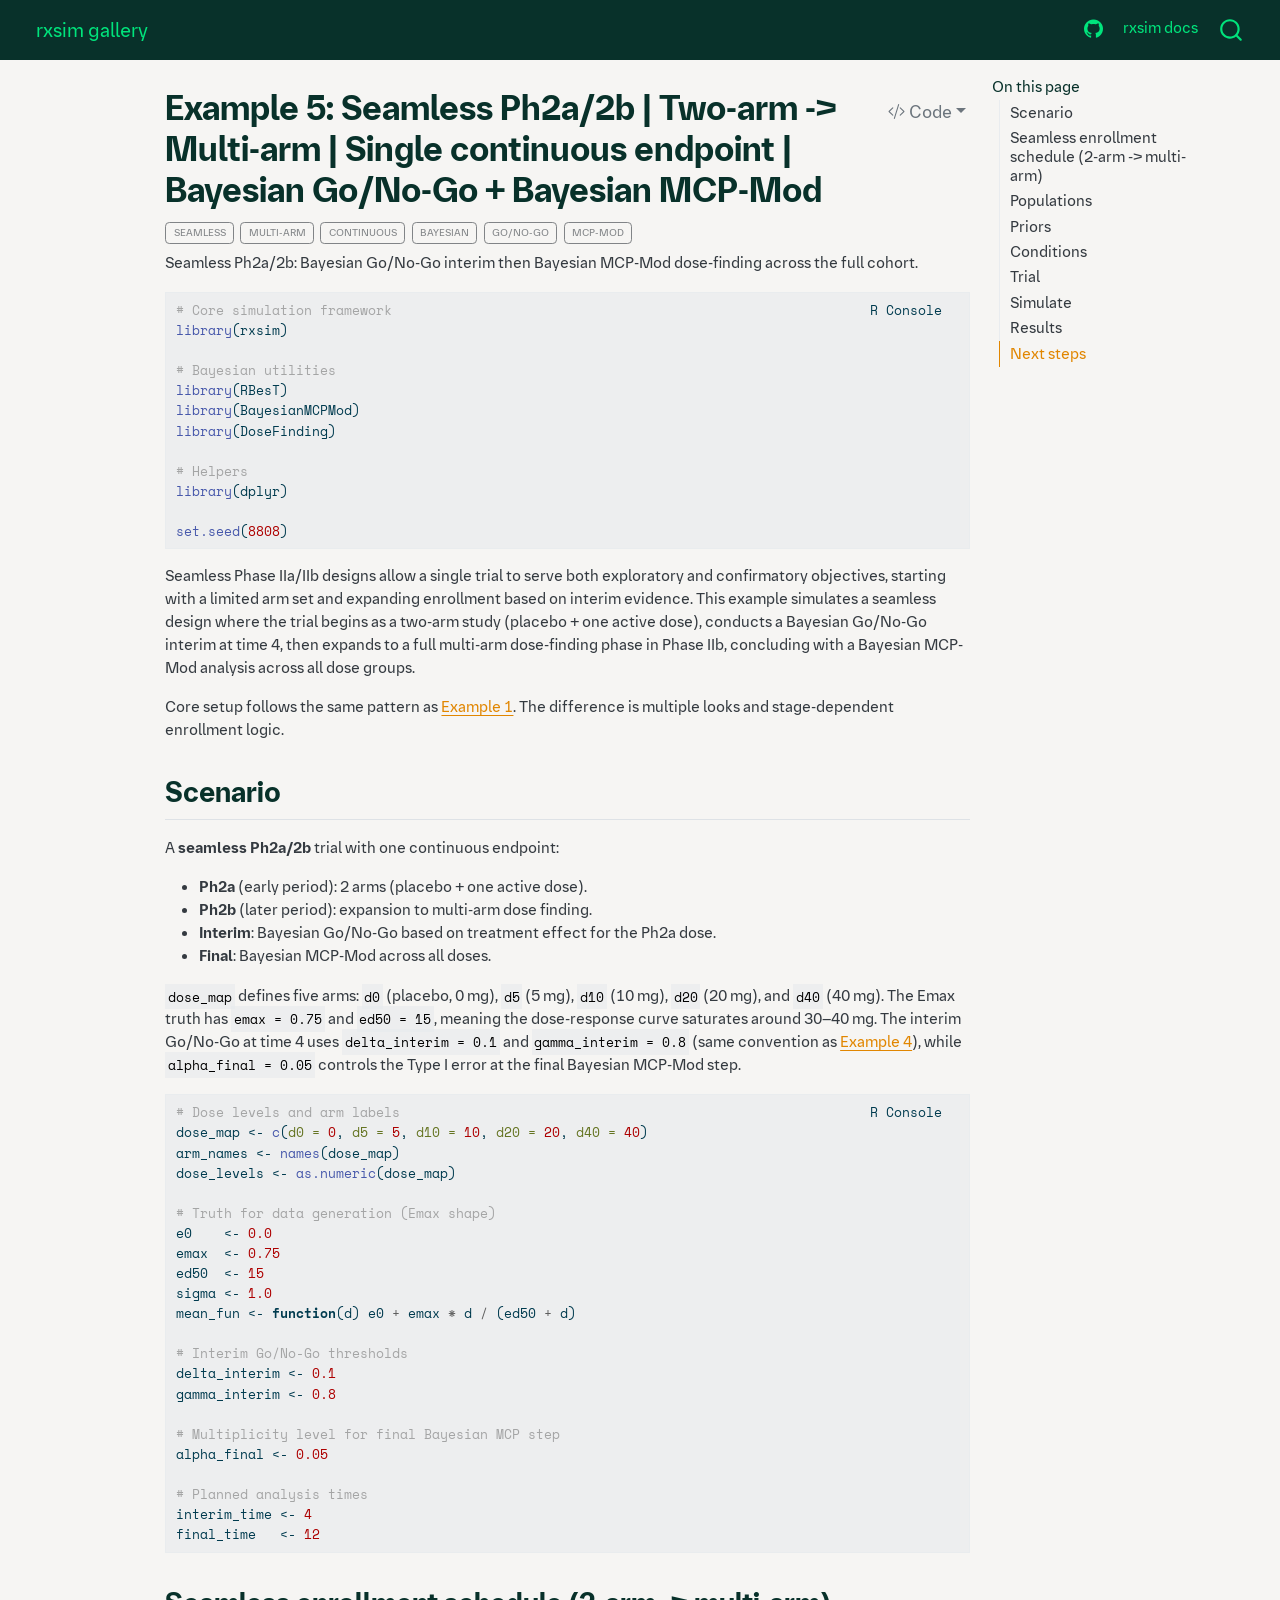
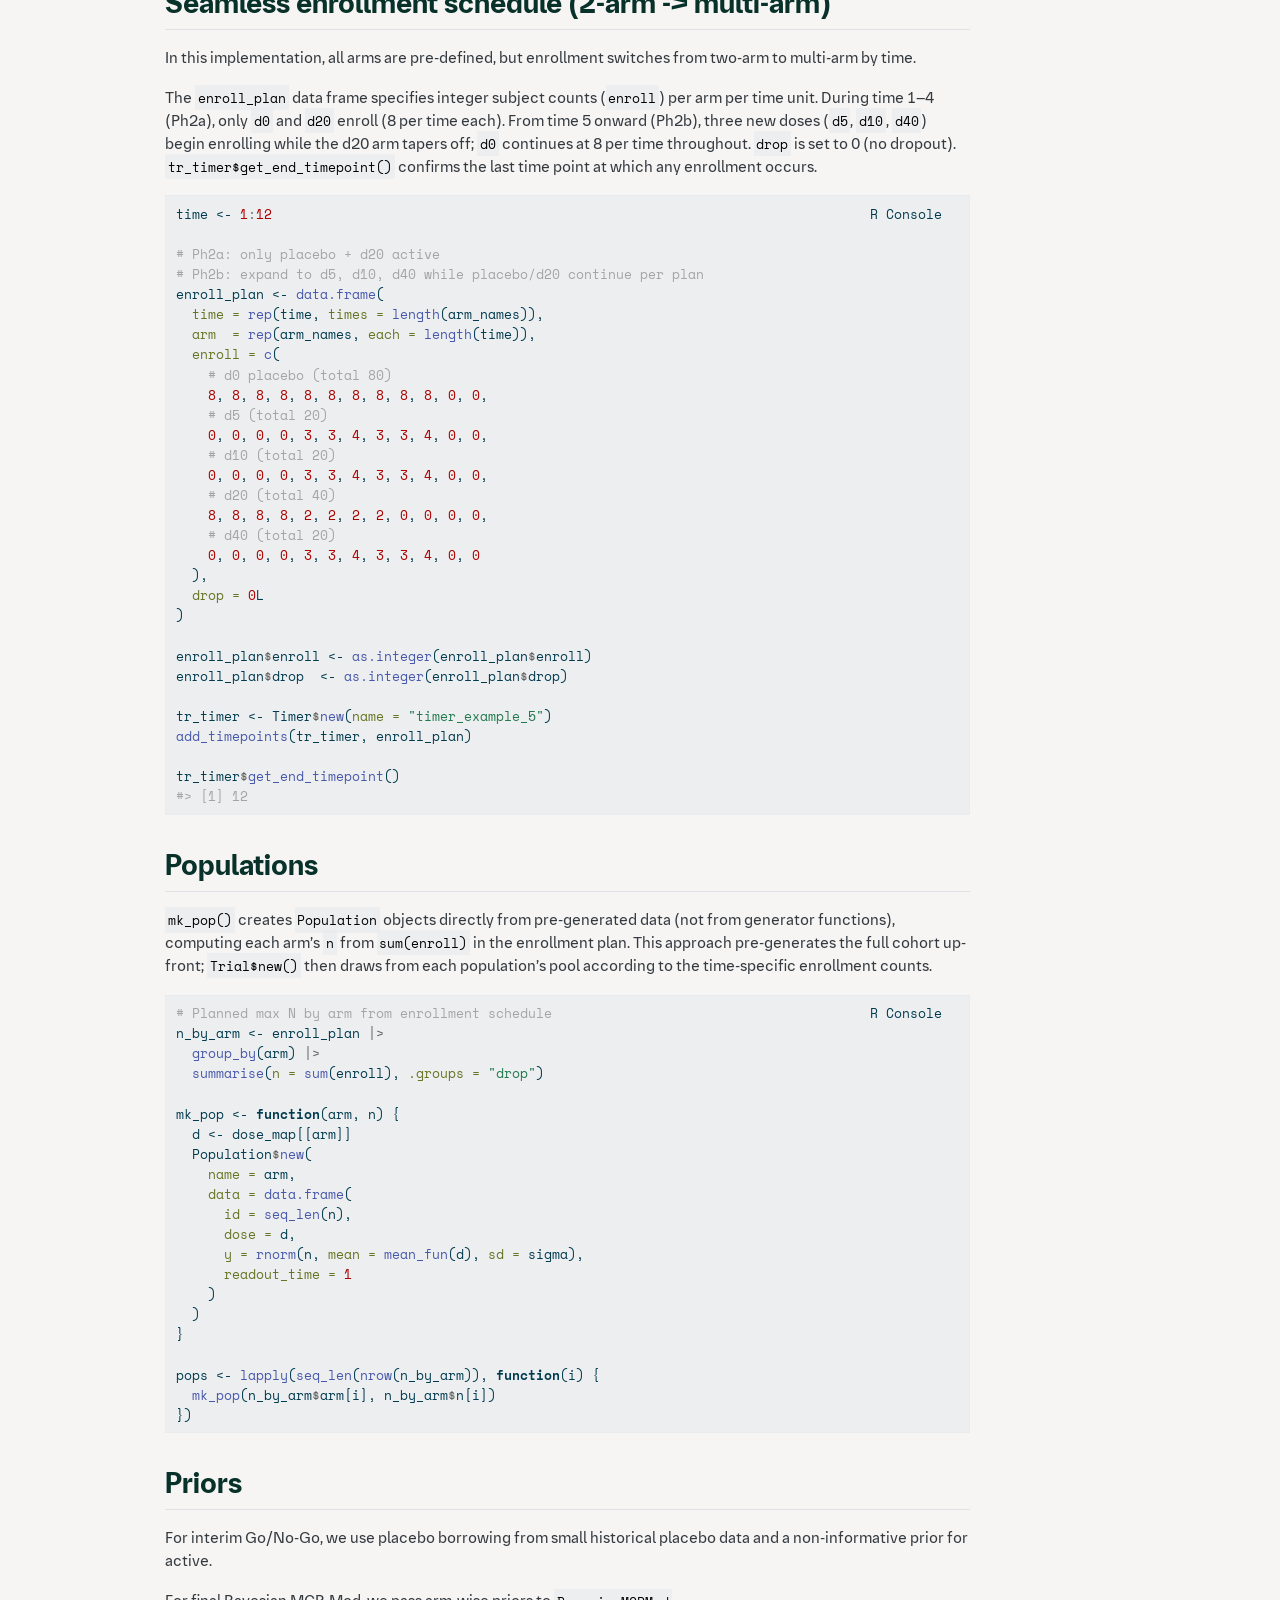
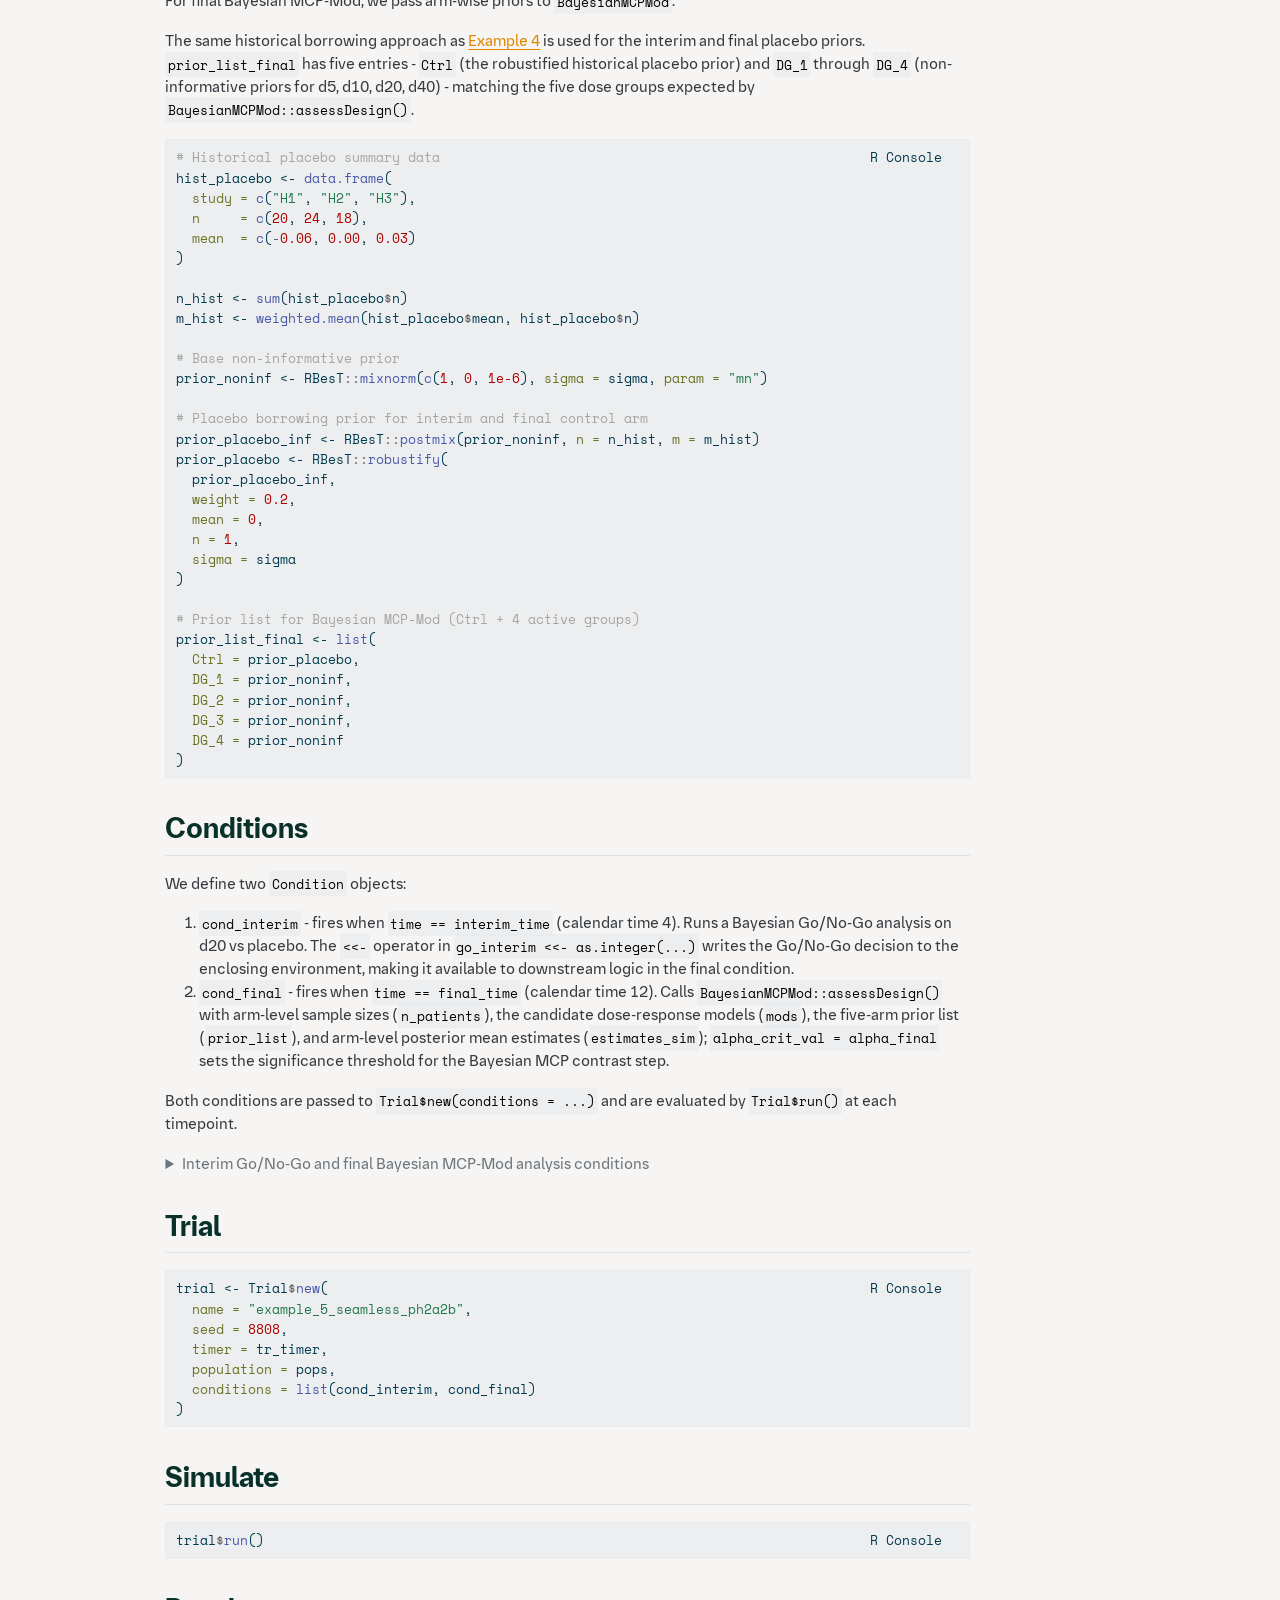
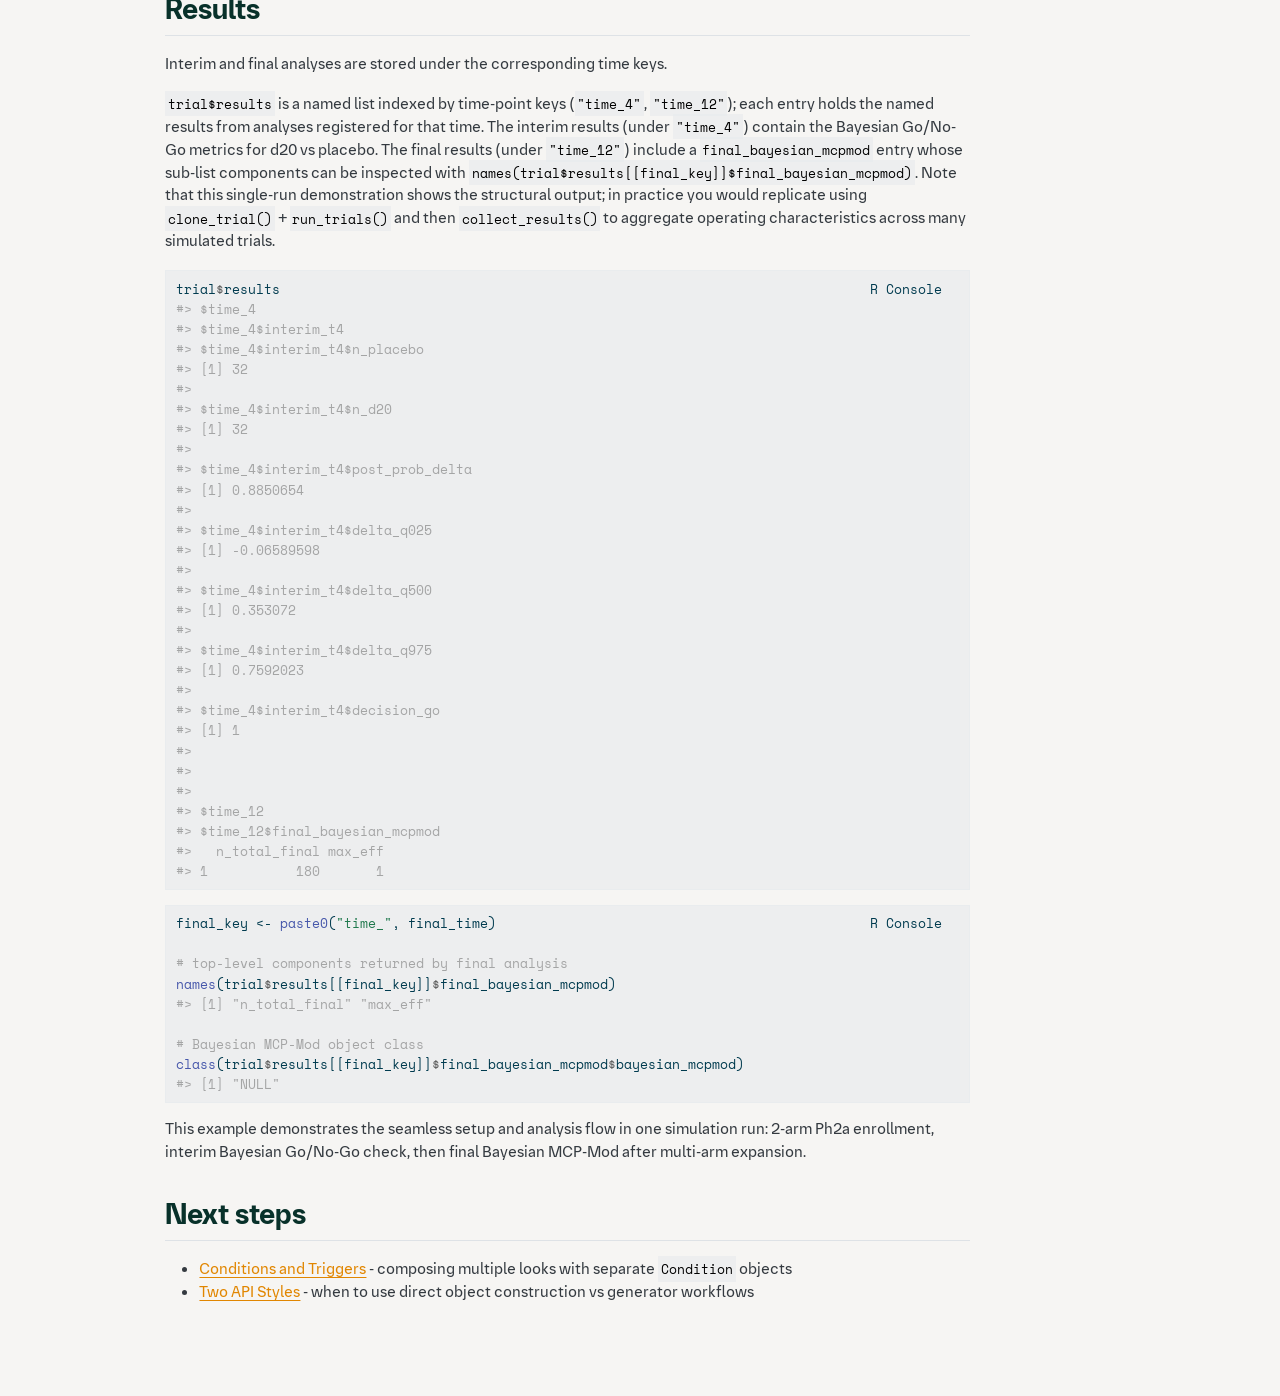
<file: examples/example-5.html>
<!DOCTYPE html>
<html xmlns="http://www.w3.org/1999/xhtml" lang="en" xml:lang="en"><head>

<meta charset="utf-8">
<meta name="generator" content="quarto-1.9.38">

<meta name="viewport" content="width=device-width, initial-scale=1.0, user-scalable=yes">

<meta name="description" content="Seamless Ph2a/2b: Bayesian Go/No-Go interim then Bayesian MCP-Mod dose-finding across the full cohort.">

<title>Example 5: Seamless Ph2a/2b | Two-arm -&gt; Multi-arm | Single continuous endpoint | Bayesian Go/No-Go + Bayesian MCP-Mod – rxsim gallery</title>
<style>
/* Default styles provided by pandoc.
** See https://pandoc.org/MANUAL.html#variables-for-html for config info.
*/
code{white-space: pre-wrap;}
span.smallcaps{font-variant: small-caps;}
div.columns{display: flex; gap: min(4vw, 1.5em);}
div.column{flex: auto; overflow-x: auto;}
div.hanging-indent{margin-left: 1.5em; text-indent: -1.5em;}
ul.task-list{list-style: none;}
ul.task-list li input[type="checkbox"] {
  width: 0.8em;
  margin: 0 0.8em 0.2em -1em; /* quarto-specific, see https://github.com/quarto-dev/quarto-cli/issues/4556 */ 
  vertical-align: middle;
}
/* CSS for syntax highlighting */
html { -webkit-text-size-adjust: 100%; }
pre > code.sourceCode { white-space: pre; position: relative; }
pre > code.sourceCode > span { display: inline-block; line-height: 1.25; }
pre > code.sourceCode > span:empty { height: 1.2em; }
.sourceCode { overflow: visible; }
code.sourceCode > span { color: inherit; text-decoration: inherit; }
div.sourceCode { margin: 1em 0; }
pre.sourceCode { margin: 0; }
@media screen {
div.sourceCode { overflow: auto; }
}
@media print {
pre > code.sourceCode { white-space: pre-wrap; }
pre > code.sourceCode > span { text-indent: -5em; padding-left: 5em; }
}
pre.numberSource code
  { counter-reset: source-line 0; }
pre.numberSource code > span
  { position: relative; left: -4em; counter-increment: source-line; }
pre.numberSource code > span > a:first-child::before
  { content: counter(source-line);
    position: relative; left: -1em; text-align: right; vertical-align: baseline;
    border: none; display: inline-block;
    -webkit-touch-callout: none; -webkit-user-select: none;
    -khtml-user-select: none; -moz-user-select: none;
    -ms-user-select: none; user-select: none;
    padding: 0 4px; width: 4em;
  }
pre.numberSource { margin-left: 3em;  padding-left: 4px; }
div.sourceCode
  {   }
@media screen {
pre > code.sourceCode > span > a:first-child::before { text-decoration: underline; }
}
</style>


<script src="../site_libs/quarto-nav/quarto-nav.js"></script>
<script src="../site_libs/quarto-nav/headroom.min.js"></script>
<script src="../site_libs/clipboard/clipboard.min.js"></script>
<script src="../site_libs/quarto-search/autocomplete.umd.js"></script>
<script src="../site_libs/quarto-search/fuse.min.js"></script>
<script src="../site_libs/quarto-search/quarto-search.js"></script>
<meta name="quarto:offset" content="../">
<script src="../site_libs/quarto-html/quarto.js" type="module"></script>
<script src="../site_libs/quarto-html/tabsets/tabsets.js" type="module"></script>
<script src="../site_libs/quarto-html/popper.min.js"></script>
<script src="../site_libs/quarto-html/tippy.umd.min.js"></script>
<script src="../site_libs/quarto-html/anchor.min.js"></script>
<link href="../site_libs/quarto-html/tippy.css" rel="stylesheet">
<link href="../site_libs/quarto-html/quarto-syntax-highlighting-2c2fe380ac7a2328c4f64fdb1f27e0c1.css" rel="stylesheet" class="quarto-color-scheme" id="quarto-text-highlighting-styles">
<link href="../site_libs/quarto-html/quarto-syntax-highlighting-dark-59dd92a77a1388063abe5f6a6ed8518e.css" rel="stylesheet" class="quarto-color-scheme quarto-color-alternate" id="quarto-text-highlighting-styles">
<link href="../site_libs/quarto-html/quarto-syntax-highlighting-2c2fe380ac7a2328c4f64fdb1f27e0c1.css" rel="stylesheet" class="quarto-color-scheme-extra" id="quarto-text-highlighting-styles">
<script src="../site_libs/bootstrap/bootstrap.min.js"></script>
<link href="../site_libs/bootstrap/bootstrap-icons.css" rel="stylesheet">
<link href="../site_libs/bootstrap/bootstrap-9bdfe0a3e5b8d85a0cbeab43cc6134da.min.css" rel="stylesheet" append-hash="true" class="quarto-color-scheme" id="quarto-bootstrap" data-mode="light">
<link href="../site_libs/bootstrap/bootstrap-dark-9bdfe0a3e5b8d85a0cbeab43cc6134da.min.css" rel="stylesheet" append-hash="true" class="quarto-color-scheme quarto-color-alternate" id="quarto-bootstrap" data-mode="light">
<link href="../site_libs/bootstrap/bootstrap-9bdfe0a3e5b8d85a0cbeab43cc6134da.min.css" rel="stylesheet" append-hash="true" class="quarto-color-scheme-extra" id="quarto-bootstrap" data-mode="light">
<script id="quarto-search-options" type="application/json">{
  "location": "navbar",
  "copy-button": false,
  "collapse-after": 3,
  "panel-placement": "end",
  "type": "overlay",
  "limit": 50,
  "keyboard-shortcut": [
    "f",
    "/",
    "s"
  ],
  "show-item-context": false,
  "language": {
    "search-no-results-text": "No results",
    "search-matching-documents-text": "matching documents",
    "search-copy-link-title": "Copy link to search",
    "search-hide-matches-text": "Hide additional matches",
    "search-more-match-text": "more match in this document",
    "search-more-matches-text": "more matches in this document",
    "search-clear-button-title": "Clear",
    "search-text-placeholder": "",
    "search-detached-cancel-button-title": "Cancel",
    "search-submit-button-title": "Submit",
    "search-label": "Search"
  }
}</script>


<link rel="stylesheet" href="../assets/css/custom.css">
</head>

<body class="nav-fixed quarto-light">

<div id="quarto-search-results"></div>
  <header id="quarto-header" class="headroom fixed-top">
    <nav class="navbar navbar-expand-lg " data-bs-theme="dark">
      <div class="navbar-container container-fluid">
      <div class="navbar-brand-container mx-auto">
    <a href="../index.html" class="navbar-brand navbar-brand-logo">
    <img src="../assets/img/logo.svg" alt="" class="navbar-logo light-content">
    <img src="../assets/img/logo.svg" alt="" class="navbar-logo dark-content">
    </a>
    <a class="navbar-brand" href="../index.html">
    <span class="navbar-title">rxsim gallery</span>
    </a>
  </div>
            <div id="quarto-search" class="" title="Search"></div>
          <button class="navbar-toggler" type="button" data-bs-toggle="collapse" data-bs-target="#navbarCollapse" aria-controls="navbarCollapse" role="menu" aria-expanded="false" aria-label="Toggle navigation" onclick="if (window.quartoToggleHeadroom) { window.quartoToggleHeadroom(); }">
  <span class="navbar-toggler-icon"></span>
</button>
          <div class="collapse navbar-collapse" id="navbarCollapse">
            <ul class="navbar-nav navbar-nav-scroll ms-auto">
  <li class="nav-item compact">
    <a class="nav-link" href="https://github.com/Boehringer-Ingelheim/rxsim"> <i class="bi bi-github" role="img">
</i> 
<span class="menu-text"></span></a>
  </li>  
  <li class="nav-item">
    <a class="nav-link" href="https://boehringer-ingelheim.github.io/rxsim"> 
<span class="menu-text">rxsim docs</span></a>
  </li>  
</ul>
          </div> <!-- /navcollapse -->
            <div class="quarto-navbar-tools">
</div>
      </div> <!-- /container-fluid -->
    </nav>
</header>
<!-- content -->
<div id="quarto-content" class="quarto-container page-columns page-rows-contents page-layout-article page-navbar">
<!-- sidebar -->
<!-- margin-sidebar -->
    <div id="quarto-margin-sidebar" class="sidebar margin-sidebar">
        <nav id="TOC" role="doc-toc" class="toc-active">
    <h2 id="toc-title">On this page</h2>
   
  <ul>
  <li><a href="#scenario" id="toc-scenario" class="nav-link active" data-scroll-target="#scenario">Scenario</a></li>
  <li><a href="#seamless-enrollment-schedule-2-arm---multi-arm" id="toc-seamless-enrollment-schedule-2-arm---multi-arm" class="nav-link" data-scroll-target="#seamless-enrollment-schedule-2-arm---multi-arm">Seamless enrollment schedule (2-arm -&gt; multi-arm)</a></li>
  <li><a href="#populations" id="toc-populations" class="nav-link" data-scroll-target="#populations">Populations</a></li>
  <li><a href="#priors" id="toc-priors" class="nav-link" data-scroll-target="#priors">Priors</a></li>
  <li><a href="#conditions" id="toc-conditions" class="nav-link" data-scroll-target="#conditions">Conditions</a></li>
  <li><a href="#trial" id="toc-trial" class="nav-link" data-scroll-target="#trial">Trial</a></li>
  <li><a href="#simulate" id="toc-simulate" class="nav-link" data-scroll-target="#simulate">Simulate</a></li>
  <li><a href="#results" id="toc-results" class="nav-link" data-scroll-target="#results">Results</a></li>
  <li><a href="#next-steps" id="toc-next-steps" class="nav-link" data-scroll-target="#next-steps">Next steps</a></li>
  </ul>
</nav>
    </div>
<!-- main -->
<main class="content" id="quarto-document-content">

<header id="title-block-header" class="quarto-title-block default">
<div class="quarto-title">
<div class="quarto-title-block"><div><h1 class="title">Example 5: Seamless Ph2a/2b | Two-arm -&gt; Multi-arm | Single continuous endpoint | Bayesian Go/No-Go + Bayesian MCP-Mod</h1><button type="button" class="btn code-tools-button dropdown-toggle" id="quarto-code-tools-menu" data-bs-toggle="dropdown" aria-expanded="false"><i class="bi"></i> Code</button><ul class="dropdown-menu dropdown-menu-end" aria-labelelledby="quarto-code-tools-menu"><li><a id="quarto-show-all-code" class="dropdown-item" href="javascript:void(0)" role="button">Show All Code</a></li><li><a id="quarto-hide-all-code" class="dropdown-item" href="javascript:void(0)" role="button">Hide All Code</a></li><li><hr class="dropdown-divider"></li><li><a id="quarto-view-source" class="dropdown-item" href="javascript:void(0)" role="button">View Source</a></li></ul></div></div>
  <div class="quarto-categories">
    <div class="quarto-category">seamless</div>
    <div class="quarto-category">multi-arm</div>
    <div class="quarto-category">continuous</div>
    <div class="quarto-category">Bayesian</div>
    <div class="quarto-category">Go/No-Go</div>
    <div class="quarto-category">MCP-Mod</div>
  </div>
  </div>

<div>
  <div class="description">
    Seamless Ph2a/2b: Bayesian Go/No-Go interim then Bayesian MCP-Mod dose-finding across the full cohort.
  </div>
</div>


<div class="quarto-title-meta">

    
  
    
  </div>
  


</header>


<div class="cell">
<div class="code-copy-outer-scaffold"><div class="sourceCode cell-code" id="cb1"><pre class="sourceCode r code-with-copy"><code class="sourceCode r"><span id="cb1-1"><a href="#cb1-1" aria-hidden="true" tabindex="-1"></a><span class="co"># Core simulation framework</span></span>
<span id="cb1-2"><a href="#cb1-2" aria-hidden="true" tabindex="-1"></a><span class="fu">library</span>(rxsim)</span>
<span id="cb1-3"><a href="#cb1-3" aria-hidden="true" tabindex="-1"></a></span>
<span id="cb1-4"><a href="#cb1-4" aria-hidden="true" tabindex="-1"></a><span class="co"># Bayesian utilities</span></span>
<span id="cb1-5"><a href="#cb1-5" aria-hidden="true" tabindex="-1"></a><span class="fu">library</span>(RBesT)</span>
<span id="cb1-6"><a href="#cb1-6" aria-hidden="true" tabindex="-1"></a><span class="fu">library</span>(BayesianMCPMod)</span>
<span id="cb1-7"><a href="#cb1-7" aria-hidden="true" tabindex="-1"></a><span class="fu">library</span>(DoseFinding)</span>
<span id="cb1-8"><a href="#cb1-8" aria-hidden="true" tabindex="-1"></a></span>
<span id="cb1-9"><a href="#cb1-9" aria-hidden="true" tabindex="-1"></a><span class="co"># Helpers</span></span>
<span id="cb1-10"><a href="#cb1-10" aria-hidden="true" tabindex="-1"></a><span class="fu">library</span>(dplyr)</span>
<span id="cb1-11"><a href="#cb1-11" aria-hidden="true" tabindex="-1"></a></span>
<span id="cb1-12"><a href="#cb1-12" aria-hidden="true" tabindex="-1"></a><span class="fu">set.seed</span>(<span class="dv">8808</span>)</span></code></pre></div><button title="Copy to Clipboard" class="code-copy-button"><i class="bi"></i></button></div>
</div>
<p>Seamless Phase IIa/IIb designs allow a single trial to serve both exploratory and confirmatory objectives, starting with a limited arm set and expanding enrollment based on interim evidence. This example simulates a seamless design where the trial begins as a two-arm study (placebo + one active dose), conducts a Bayesian Go/No-Go interim at time 4, then expands to a full multi-arm dose-finding phase in Phase IIb, concluding with a Bayesian MCP-Mod analysis across all dose groups.</p>
<p>Core setup follows the same pattern as <a href="example-1.html">Example 1</a>. The difference is multiple looks and stage-dependent enrollment logic.</p>
<section id="scenario" class="level2">
<h2 class="anchored" data-anchor-id="scenario">Scenario</h2>
<p>A <strong>seamless Ph2a/2b</strong> trial with one continuous endpoint:</p>
<ul>
<li><strong>Ph2a</strong> (early period): 2 arms (placebo + one active dose).</li>
<li><strong>Ph2b</strong> (later period): expansion to multi-arm dose finding.</li>
<li><strong>Interim</strong>: Bayesian Go/No-Go based on treatment effect for the Ph2a dose.</li>
<li><strong>Final</strong>: Bayesian MCP-Mod across all doses.</li>
</ul>
<p><code>dose_map</code> defines five arms: <code>d0</code> (placebo, 0 mg), <code>d5</code> (5 mg), <code>d10</code> (10 mg), <code>d20</code> (20 mg), and <code>d40</code> (40 mg). The Emax truth has <code>emax = 0.75</code> and <code>ed50 = 15</code>, meaning the dose-response curve saturates around 30–40 mg. The interim Go/No-Go at time 4 uses <code>delta_interim = 0.1</code> and <code>gamma_interim = 0.8</code> (same convention as <a href="example-4.html">Example 4</a>), while <code>alpha_final = 0.05</code> controls the Type I error at the final Bayesian MCP-Mod step.</p>
<div class="cell">
<div class="code-copy-outer-scaffold"><div class="sourceCode cell-code" id="cb2"><pre class="sourceCode r code-with-copy"><code class="sourceCode r"><span id="cb2-1"><a href="#cb2-1" aria-hidden="true" tabindex="-1"></a><span class="co"># Dose levels and arm labels</span></span>
<span id="cb2-2"><a href="#cb2-2" aria-hidden="true" tabindex="-1"></a>dose_map <span class="ot">&lt;-</span> <span class="fu">c</span>(<span class="at">d0 =</span> <span class="dv">0</span>, <span class="at">d5 =</span> <span class="dv">5</span>, <span class="at">d10 =</span> <span class="dv">10</span>, <span class="at">d20 =</span> <span class="dv">20</span>, <span class="at">d40 =</span> <span class="dv">40</span>)</span>
<span id="cb2-3"><a href="#cb2-3" aria-hidden="true" tabindex="-1"></a>arm_names <span class="ot">&lt;-</span> <span class="fu">names</span>(dose_map)</span>
<span id="cb2-4"><a href="#cb2-4" aria-hidden="true" tabindex="-1"></a>dose_levels <span class="ot">&lt;-</span> <span class="fu">as.numeric</span>(dose_map)</span>
<span id="cb2-5"><a href="#cb2-5" aria-hidden="true" tabindex="-1"></a></span>
<span id="cb2-6"><a href="#cb2-6" aria-hidden="true" tabindex="-1"></a><span class="co"># Truth for data generation (Emax shape)</span></span>
<span id="cb2-7"><a href="#cb2-7" aria-hidden="true" tabindex="-1"></a>e0    <span class="ot">&lt;-</span> <span class="fl">0.0</span></span>
<span id="cb2-8"><a href="#cb2-8" aria-hidden="true" tabindex="-1"></a>emax  <span class="ot">&lt;-</span> <span class="fl">0.75</span></span>
<span id="cb2-9"><a href="#cb2-9" aria-hidden="true" tabindex="-1"></a>ed50  <span class="ot">&lt;-</span> <span class="dv">15</span></span>
<span id="cb2-10"><a href="#cb2-10" aria-hidden="true" tabindex="-1"></a>sigma <span class="ot">&lt;-</span> <span class="fl">1.0</span></span>
<span id="cb2-11"><a href="#cb2-11" aria-hidden="true" tabindex="-1"></a>mean_fun <span class="ot">&lt;-</span> <span class="cf">function</span>(d) e0 <span class="sc">+</span> emax <span class="sc">*</span> d <span class="sc">/</span> (ed50 <span class="sc">+</span> d)</span>
<span id="cb2-12"><a href="#cb2-12" aria-hidden="true" tabindex="-1"></a></span>
<span id="cb2-13"><a href="#cb2-13" aria-hidden="true" tabindex="-1"></a><span class="co"># Interim Go/No-Go thresholds</span></span>
<span id="cb2-14"><a href="#cb2-14" aria-hidden="true" tabindex="-1"></a>delta_interim <span class="ot">&lt;-</span> <span class="fl">0.1</span></span>
<span id="cb2-15"><a href="#cb2-15" aria-hidden="true" tabindex="-1"></a>gamma_interim <span class="ot">&lt;-</span> <span class="fl">0.8</span></span>
<span id="cb2-16"><a href="#cb2-16" aria-hidden="true" tabindex="-1"></a></span>
<span id="cb2-17"><a href="#cb2-17" aria-hidden="true" tabindex="-1"></a><span class="co"># Multiplicity level for final Bayesian MCP step</span></span>
<span id="cb2-18"><a href="#cb2-18" aria-hidden="true" tabindex="-1"></a>alpha_final <span class="ot">&lt;-</span> <span class="fl">0.05</span></span>
<span id="cb2-19"><a href="#cb2-19" aria-hidden="true" tabindex="-1"></a></span>
<span id="cb2-20"><a href="#cb2-20" aria-hidden="true" tabindex="-1"></a><span class="co"># Planned analysis times</span></span>
<span id="cb2-21"><a href="#cb2-21" aria-hidden="true" tabindex="-1"></a>interim_time <span class="ot">&lt;-</span> <span class="dv">4</span></span>
<span id="cb2-22"><a href="#cb2-22" aria-hidden="true" tabindex="-1"></a>final_time   <span class="ot">&lt;-</span> <span class="dv">12</span></span></code></pre></div><button title="Copy to Clipboard" class="code-copy-button"><i class="bi"></i></button></div>
</div>
</section>
<section id="seamless-enrollment-schedule-2-arm---multi-arm" class="level2">
<h2 class="anchored" data-anchor-id="seamless-enrollment-schedule-2-arm---multi-arm">Seamless enrollment schedule (2-arm -&gt; multi-arm)</h2>
<p>In this implementation, all arms are pre-defined, but enrollment switches from two-arm to multi-arm by time.</p>
<p>The <code>enroll_plan</code> data frame specifies integer subject counts (<code>enroll</code>) per arm per time unit. During time 1–4 (Ph2a), only <code>d0</code> and <code>d20</code> enroll (8 per time each). From time 5 onward (Ph2b), three new doses (<code>d5</code>, <code>d10</code>, <code>d40</code>) begin enrolling while the d20 arm tapers off; <code>d0</code> continues at 8 per time throughout. <code>drop</code> is set to 0 (no dropout). <code>tr_timer$get_end_timepoint()</code> confirms the last time point at which any enrollment occurs.</p>
<div class="cell">
<div class="code-copy-outer-scaffold"><div class="sourceCode cell-code" id="cb3"><pre class="sourceCode r code-with-copy"><code class="sourceCode r"><span id="cb3-1"><a href="#cb3-1" aria-hidden="true" tabindex="-1"></a>time <span class="ot">&lt;-</span> <span class="dv">1</span><span class="sc">:</span><span class="dv">12</span></span>
<span id="cb3-2"><a href="#cb3-2" aria-hidden="true" tabindex="-1"></a></span>
<span id="cb3-3"><a href="#cb3-3" aria-hidden="true" tabindex="-1"></a><span class="co"># Ph2a: only placebo + d20 active</span></span>
<span id="cb3-4"><a href="#cb3-4" aria-hidden="true" tabindex="-1"></a><span class="co"># Ph2b: expand to d5, d10, d40 while placebo/d20 continue per plan</span></span>
<span id="cb3-5"><a href="#cb3-5" aria-hidden="true" tabindex="-1"></a>enroll_plan <span class="ot">&lt;-</span> <span class="fu">data.frame</span>(</span>
<span id="cb3-6"><a href="#cb3-6" aria-hidden="true" tabindex="-1"></a>  <span class="at">time =</span> <span class="fu">rep</span>(time, <span class="at">times =</span> <span class="fu">length</span>(arm_names)),</span>
<span id="cb3-7"><a href="#cb3-7" aria-hidden="true" tabindex="-1"></a>  <span class="at">arm  =</span> <span class="fu">rep</span>(arm_names, <span class="at">each =</span> <span class="fu">length</span>(time)),</span>
<span id="cb3-8"><a href="#cb3-8" aria-hidden="true" tabindex="-1"></a>  <span class="at">enroll =</span> <span class="fu">c</span>(</span>
<span id="cb3-9"><a href="#cb3-9" aria-hidden="true" tabindex="-1"></a>    <span class="co"># d0 placebo (total 80)</span></span>
<span id="cb3-10"><a href="#cb3-10" aria-hidden="true" tabindex="-1"></a>    <span class="dv">8</span>, <span class="dv">8</span>, <span class="dv">8</span>, <span class="dv">8</span>, <span class="dv">8</span>, <span class="dv">8</span>, <span class="dv">8</span>, <span class="dv">8</span>, <span class="dv">8</span>, <span class="dv">8</span>, <span class="dv">0</span>, <span class="dv">0</span>,</span>
<span id="cb3-11"><a href="#cb3-11" aria-hidden="true" tabindex="-1"></a>    <span class="co"># d5 (total 20)</span></span>
<span id="cb3-12"><a href="#cb3-12" aria-hidden="true" tabindex="-1"></a>    <span class="dv">0</span>, <span class="dv">0</span>, <span class="dv">0</span>, <span class="dv">0</span>, <span class="dv">3</span>, <span class="dv">3</span>, <span class="dv">4</span>, <span class="dv">3</span>, <span class="dv">3</span>, <span class="dv">4</span>, <span class="dv">0</span>, <span class="dv">0</span>,</span>
<span id="cb3-13"><a href="#cb3-13" aria-hidden="true" tabindex="-1"></a>    <span class="co"># d10 (total 20)</span></span>
<span id="cb3-14"><a href="#cb3-14" aria-hidden="true" tabindex="-1"></a>    <span class="dv">0</span>, <span class="dv">0</span>, <span class="dv">0</span>, <span class="dv">0</span>, <span class="dv">3</span>, <span class="dv">3</span>, <span class="dv">4</span>, <span class="dv">3</span>, <span class="dv">3</span>, <span class="dv">4</span>, <span class="dv">0</span>, <span class="dv">0</span>,</span>
<span id="cb3-15"><a href="#cb3-15" aria-hidden="true" tabindex="-1"></a>    <span class="co"># d20 (total 40)</span></span>
<span id="cb3-16"><a href="#cb3-16" aria-hidden="true" tabindex="-1"></a>    <span class="dv">8</span>, <span class="dv">8</span>, <span class="dv">8</span>, <span class="dv">8</span>, <span class="dv">2</span>, <span class="dv">2</span>, <span class="dv">2</span>, <span class="dv">2</span>, <span class="dv">0</span>, <span class="dv">0</span>, <span class="dv">0</span>, <span class="dv">0</span>,</span>
<span id="cb3-17"><a href="#cb3-17" aria-hidden="true" tabindex="-1"></a>    <span class="co"># d40 (total 20)</span></span>
<span id="cb3-18"><a href="#cb3-18" aria-hidden="true" tabindex="-1"></a>    <span class="dv">0</span>, <span class="dv">0</span>, <span class="dv">0</span>, <span class="dv">0</span>, <span class="dv">3</span>, <span class="dv">3</span>, <span class="dv">4</span>, <span class="dv">3</span>, <span class="dv">3</span>, <span class="dv">4</span>, <span class="dv">0</span>, <span class="dv">0</span></span>
<span id="cb3-19"><a href="#cb3-19" aria-hidden="true" tabindex="-1"></a>  ),</span>
<span id="cb3-20"><a href="#cb3-20" aria-hidden="true" tabindex="-1"></a>  <span class="at">drop =</span> <span class="dv">0</span>L</span>
<span id="cb3-21"><a href="#cb3-21" aria-hidden="true" tabindex="-1"></a>)</span>
<span id="cb3-22"><a href="#cb3-22" aria-hidden="true" tabindex="-1"></a></span>
<span id="cb3-23"><a href="#cb3-23" aria-hidden="true" tabindex="-1"></a>enroll_plan<span class="sc">$</span>enroll <span class="ot">&lt;-</span> <span class="fu">as.integer</span>(enroll_plan<span class="sc">$</span>enroll)</span>
<span id="cb3-24"><a href="#cb3-24" aria-hidden="true" tabindex="-1"></a>enroll_plan<span class="sc">$</span>drop  <span class="ot">&lt;-</span> <span class="fu">as.integer</span>(enroll_plan<span class="sc">$</span>drop)</span>
<span id="cb3-25"><a href="#cb3-25" aria-hidden="true" tabindex="-1"></a></span>
<span id="cb3-26"><a href="#cb3-26" aria-hidden="true" tabindex="-1"></a>tr_timer <span class="ot">&lt;-</span> Timer<span class="sc">$</span><span class="fu">new</span>(<span class="at">name =</span> <span class="st">"timer_example_5"</span>)</span>
<span id="cb3-27"><a href="#cb3-27" aria-hidden="true" tabindex="-1"></a><span class="fu">add_timepoints</span>(tr_timer, enroll_plan)</span>
<span id="cb3-28"><a href="#cb3-28" aria-hidden="true" tabindex="-1"></a></span>
<span id="cb3-29"><a href="#cb3-29" aria-hidden="true" tabindex="-1"></a>tr_timer<span class="sc">$</span><span class="fu">get_end_timepoint</span>()</span>
<span id="cb3-30"><a href="#cb3-30" aria-hidden="true" tabindex="-1"></a><span class="co">#&gt; [1] 12</span></span></code></pre></div><button title="Copy to Clipboard" class="code-copy-button"><i class="bi"></i></button></div>
</div>
</section>
<section id="populations" class="level2">
<h2 class="anchored" data-anchor-id="populations">Populations</h2>
<p><code>mk_pop()</code> creates <code>Population</code> objects directly from pre-generated data (not from generator functions), computing each arm’s <code>n</code> from <code>sum(enroll)</code> in the enrollment plan. This approach pre-generates the full cohort up-front; <code>Trial$new()</code> then draws from each population’s pool according to the time-specific enrollment counts.</p>
<div class="cell">
<div class="code-copy-outer-scaffold"><div class="sourceCode cell-code" id="cb4"><pre class="sourceCode r code-with-copy"><code class="sourceCode r"><span id="cb4-1"><a href="#cb4-1" aria-hidden="true" tabindex="-1"></a><span class="co"># Planned max N by arm from enrollment schedule</span></span>
<span id="cb4-2"><a href="#cb4-2" aria-hidden="true" tabindex="-1"></a>n_by_arm <span class="ot">&lt;-</span> enroll_plan <span class="sc">|&gt;</span></span>
<span id="cb4-3"><a href="#cb4-3" aria-hidden="true" tabindex="-1"></a>  <span class="fu">group_by</span>(arm) <span class="sc">|&gt;</span></span>
<span id="cb4-4"><a href="#cb4-4" aria-hidden="true" tabindex="-1"></a>  <span class="fu">summarise</span>(<span class="at">n =</span> <span class="fu">sum</span>(enroll), <span class="at">.groups =</span> <span class="st">"drop"</span>)</span>
<span id="cb4-5"><a href="#cb4-5" aria-hidden="true" tabindex="-1"></a></span>
<span id="cb4-6"><a href="#cb4-6" aria-hidden="true" tabindex="-1"></a>mk_pop <span class="ot">&lt;-</span> <span class="cf">function</span>(arm, n) {</span>
<span id="cb4-7"><a href="#cb4-7" aria-hidden="true" tabindex="-1"></a>  d <span class="ot">&lt;-</span> dose_map[[arm]]</span>
<span id="cb4-8"><a href="#cb4-8" aria-hidden="true" tabindex="-1"></a>  Population<span class="sc">$</span><span class="fu">new</span>(</span>
<span id="cb4-9"><a href="#cb4-9" aria-hidden="true" tabindex="-1"></a>    <span class="at">name =</span> arm,</span>
<span id="cb4-10"><a href="#cb4-10" aria-hidden="true" tabindex="-1"></a>    <span class="at">data =</span> <span class="fu">data.frame</span>(</span>
<span id="cb4-11"><a href="#cb4-11" aria-hidden="true" tabindex="-1"></a>      <span class="at">id =</span> <span class="fu">seq_len</span>(n),</span>
<span id="cb4-12"><a href="#cb4-12" aria-hidden="true" tabindex="-1"></a>      <span class="at">dose =</span> d,</span>
<span id="cb4-13"><a href="#cb4-13" aria-hidden="true" tabindex="-1"></a>      <span class="at">y =</span> <span class="fu">rnorm</span>(n, <span class="at">mean =</span> <span class="fu">mean_fun</span>(d), <span class="at">sd =</span> sigma),</span>
<span id="cb4-14"><a href="#cb4-14" aria-hidden="true" tabindex="-1"></a>      <span class="at">readout_time =</span> <span class="dv">1</span></span>
<span id="cb4-15"><a href="#cb4-15" aria-hidden="true" tabindex="-1"></a>    )</span>
<span id="cb4-16"><a href="#cb4-16" aria-hidden="true" tabindex="-1"></a>  )</span>
<span id="cb4-17"><a href="#cb4-17" aria-hidden="true" tabindex="-1"></a>}</span>
<span id="cb4-18"><a href="#cb4-18" aria-hidden="true" tabindex="-1"></a></span>
<span id="cb4-19"><a href="#cb4-19" aria-hidden="true" tabindex="-1"></a>pops <span class="ot">&lt;-</span> <span class="fu">lapply</span>(<span class="fu">seq_len</span>(<span class="fu">nrow</span>(n_by_arm)), <span class="cf">function</span>(i) {</span>
<span id="cb4-20"><a href="#cb4-20" aria-hidden="true" tabindex="-1"></a>  <span class="fu">mk_pop</span>(n_by_arm<span class="sc">$</span>arm[i], n_by_arm<span class="sc">$</span>n[i])</span>
<span id="cb4-21"><a href="#cb4-21" aria-hidden="true" tabindex="-1"></a>})</span></code></pre></div><button title="Copy to Clipboard" class="code-copy-button"><i class="bi"></i></button></div>
</div>
</section>
<section id="priors" class="level2">
<h2 class="anchored" data-anchor-id="priors">Priors</h2>
<p>For interim Go/No-Go, we use placebo borrowing from small historical placebo data and a non-informative prior for active.</p>
<p>For final Bayesian MCP-Mod, we pass arm-wise priors to <code>BayesianMCPMod</code>.</p>
<p>The same historical borrowing approach as <a href="example-4.html">Example 4</a> is used for the interim and final placebo priors. <code>prior_list_final</code> has five entries - <code>Ctrl</code> (the robustified historical placebo prior) and <code>DG_1</code> through <code>DG_4</code> (non-informative priors for d5, d10, d20, d40) - matching the five dose groups expected by <code>BayesianMCPMod::assessDesign()</code>.</p>
<div class="cell">
<div class="code-copy-outer-scaffold"><div class="sourceCode cell-code" id="cb5"><pre class="sourceCode r code-with-copy"><code class="sourceCode r"><span id="cb5-1"><a href="#cb5-1" aria-hidden="true" tabindex="-1"></a><span class="co"># Historical placebo summary data</span></span>
<span id="cb5-2"><a href="#cb5-2" aria-hidden="true" tabindex="-1"></a>hist_placebo <span class="ot">&lt;-</span> <span class="fu">data.frame</span>(</span>
<span id="cb5-3"><a href="#cb5-3" aria-hidden="true" tabindex="-1"></a>  <span class="at">study =</span> <span class="fu">c</span>(<span class="st">"H1"</span>, <span class="st">"H2"</span>, <span class="st">"H3"</span>),</span>
<span id="cb5-4"><a href="#cb5-4" aria-hidden="true" tabindex="-1"></a>  <span class="at">n     =</span> <span class="fu">c</span>(<span class="dv">20</span>, <span class="dv">24</span>, <span class="dv">18</span>),</span>
<span id="cb5-5"><a href="#cb5-5" aria-hidden="true" tabindex="-1"></a>  <span class="at">mean  =</span> <span class="fu">c</span>(<span class="sc">-</span><span class="fl">0.06</span>, <span class="fl">0.00</span>, <span class="fl">0.03</span>)</span>
<span id="cb5-6"><a href="#cb5-6" aria-hidden="true" tabindex="-1"></a>)</span>
<span id="cb5-7"><a href="#cb5-7" aria-hidden="true" tabindex="-1"></a></span>
<span id="cb5-8"><a href="#cb5-8" aria-hidden="true" tabindex="-1"></a>n_hist <span class="ot">&lt;-</span> <span class="fu">sum</span>(hist_placebo<span class="sc">$</span>n)</span>
<span id="cb5-9"><a href="#cb5-9" aria-hidden="true" tabindex="-1"></a>m_hist <span class="ot">&lt;-</span> <span class="fu">weighted.mean</span>(hist_placebo<span class="sc">$</span>mean, hist_placebo<span class="sc">$</span>n)</span>
<span id="cb5-10"><a href="#cb5-10" aria-hidden="true" tabindex="-1"></a></span>
<span id="cb5-11"><a href="#cb5-11" aria-hidden="true" tabindex="-1"></a><span class="co"># Base non-informative prior</span></span>
<span id="cb5-12"><a href="#cb5-12" aria-hidden="true" tabindex="-1"></a>prior_noninf <span class="ot">&lt;-</span> RBesT<span class="sc">::</span><span class="fu">mixnorm</span>(<span class="fu">c</span>(<span class="dv">1</span>, <span class="dv">0</span>, <span class="fl">1e-6</span>), <span class="at">sigma =</span> sigma, <span class="at">param =</span> <span class="st">"mn"</span>)</span>
<span id="cb5-13"><a href="#cb5-13" aria-hidden="true" tabindex="-1"></a></span>
<span id="cb5-14"><a href="#cb5-14" aria-hidden="true" tabindex="-1"></a><span class="co"># Placebo borrowing prior for interim and final control arm</span></span>
<span id="cb5-15"><a href="#cb5-15" aria-hidden="true" tabindex="-1"></a>prior_placebo_inf <span class="ot">&lt;-</span> RBesT<span class="sc">::</span><span class="fu">postmix</span>(prior_noninf, <span class="at">n =</span> n_hist, <span class="at">m =</span> m_hist)</span>
<span id="cb5-16"><a href="#cb5-16" aria-hidden="true" tabindex="-1"></a>prior_placebo <span class="ot">&lt;-</span> RBesT<span class="sc">::</span><span class="fu">robustify</span>(</span>
<span id="cb5-17"><a href="#cb5-17" aria-hidden="true" tabindex="-1"></a>  prior_placebo_inf,</span>
<span id="cb5-18"><a href="#cb5-18" aria-hidden="true" tabindex="-1"></a>  <span class="at">weight =</span> <span class="fl">0.2</span>,</span>
<span id="cb5-19"><a href="#cb5-19" aria-hidden="true" tabindex="-1"></a>  <span class="at">mean =</span> <span class="dv">0</span>,</span>
<span id="cb5-20"><a href="#cb5-20" aria-hidden="true" tabindex="-1"></a>  <span class="at">n =</span> <span class="dv">1</span>,</span>
<span id="cb5-21"><a href="#cb5-21" aria-hidden="true" tabindex="-1"></a>  <span class="at">sigma =</span> sigma</span>
<span id="cb5-22"><a href="#cb5-22" aria-hidden="true" tabindex="-1"></a>)</span>
<span id="cb5-23"><a href="#cb5-23" aria-hidden="true" tabindex="-1"></a></span>
<span id="cb5-24"><a href="#cb5-24" aria-hidden="true" tabindex="-1"></a><span class="co"># Prior list for Bayesian MCP-Mod (Ctrl + 4 active groups)</span></span>
<span id="cb5-25"><a href="#cb5-25" aria-hidden="true" tabindex="-1"></a>prior_list_final <span class="ot">&lt;-</span> <span class="fu">list</span>(</span>
<span id="cb5-26"><a href="#cb5-26" aria-hidden="true" tabindex="-1"></a>  <span class="at">Ctrl =</span> prior_placebo,</span>
<span id="cb5-27"><a href="#cb5-27" aria-hidden="true" tabindex="-1"></a>  <span class="at">DG_1 =</span> prior_noninf,</span>
<span id="cb5-28"><a href="#cb5-28" aria-hidden="true" tabindex="-1"></a>  <span class="at">DG_2 =</span> prior_noninf,</span>
<span id="cb5-29"><a href="#cb5-29" aria-hidden="true" tabindex="-1"></a>  <span class="at">DG_3 =</span> prior_noninf,</span>
<span id="cb5-30"><a href="#cb5-30" aria-hidden="true" tabindex="-1"></a>  <span class="at">DG_4 =</span> prior_noninf</span>
<span id="cb5-31"><a href="#cb5-31" aria-hidden="true" tabindex="-1"></a>)</span></code></pre></div><button title="Copy to Clipboard" class="code-copy-button"><i class="bi"></i></button></div>
</div>
</section>
<section id="conditions" class="level2">
<h2 class="anchored" data-anchor-id="conditions">Conditions</h2>
<p>We define two <code>Condition</code> objects:</p>
<ol type="1">
<li><code>cond_interim</code> - fires when <code>time == interim_time</code> (calendar time 4). Runs a Bayesian Go/No-Go analysis on d20 vs placebo. The <code>&lt;&lt;-</code> operator in <code>go_interim &lt;&lt;- as.integer(...)</code> writes the Go/No-Go decision to the enclosing environment, making it available to downstream logic in the final condition.</li>
<li><code>cond_final</code> - fires when <code>time == final_time</code> (calendar time 12). Calls <code>BayesianMCPMod::assessDesign()</code> with arm-level sample sizes (<code>n_patients</code>), the candidate dose-response models (<code>mods</code>), the five-arm prior list (<code>prior_list</code>), and arm-level posterior mean estimates (<code>estimates_sim</code>); <code>alpha_crit_val = alpha_final</code> sets the significance threshold for the Bayesian MCP contrast step.</li>
</ol>
<p>Both conditions are passed to <code>Trial$new(conditions = ...)</code> and are evaluated by <code>Trial$run()</code> at each timepoint.</p>
<div class="cell">
<details class="code-fold">
<summary>Interim Go/No-Go and final Bayesian MCP-Mod analysis conditions</summary>
<div class="code-copy-outer-scaffold"><div class="sourceCode cell-code" id="cb6"><pre class="sourceCode r code-with-copy"><code class="sourceCode r"><span id="cb6-1"><a href="#cb6-1" aria-hidden="true" tabindex="-1"></a><span class="co"># shared state between interim and final trigger</span></span>
<span id="cb6-2"><a href="#cb6-2" aria-hidden="true" tabindex="-1"></a>go_interim <span class="ot">&lt;-</span> <span class="cn">NA_integer_</span></span>
<span id="cb6-3"><a href="#cb6-3" aria-hidden="true" tabindex="-1"></a></span>
<span id="cb6-4"><a href="#cb6-4" aria-hidden="true" tabindex="-1"></a><span class="co"># Candidate dose-response models for Bayesian MCP-Mod</span></span>
<span id="cb6-5"><a href="#cb6-5" aria-hidden="true" tabindex="-1"></a>mods <span class="ot">&lt;-</span> DoseFinding<span class="sc">::</span><span class="fu">Mods</span>(</span>
<span id="cb6-6"><a href="#cb6-6" aria-hidden="true" tabindex="-1"></a>  <span class="at">linear      =</span> <span class="cn">NULL</span>,</span>
<span id="cb6-7"><a href="#cb6-7" aria-hidden="true" tabindex="-1"></a>  <span class="at">emax        =</span> <span class="dv">20</span>,</span>
<span id="cb6-8"><a href="#cb6-8" aria-hidden="true" tabindex="-1"></a>  <span class="at">exponential =</span> <span class="dv">20</span>,</span>
<span id="cb6-9"><a href="#cb6-9" aria-hidden="true" tabindex="-1"></a>  <span class="at">sigEmax     =</span> <span class="fu">c</span>(<span class="dv">20</span>, <span class="dv">3</span>),</span>
<span id="cb6-10"><a href="#cb6-10" aria-hidden="true" tabindex="-1"></a>  <span class="at">doses       =</span> dose_levels</span>
<span id="cb6-11"><a href="#cb6-11" aria-hidden="true" tabindex="-1"></a>)</span>
<span id="cb6-12"><a href="#cb6-12" aria-hidden="true" tabindex="-1"></a></span>
<span id="cb6-13"><a href="#cb6-13" aria-hidden="true" tabindex="-1"></a><span class="co"># Interim: Bayesian Go/No-Go (d20 vs placebo)</span></span>
<span id="cb6-14"><a href="#cb6-14" aria-hidden="true" tabindex="-1"></a>cond_interim <span class="ot">&lt;-</span> Condition<span class="sc">$</span><span class="fu">new</span>(</span>
<span id="cb6-15"><a href="#cb6-15" aria-hidden="true" tabindex="-1"></a>  <span class="at">where =</span> <span class="fu">calendar_trigger</span>(interim_time),</span>
<span id="cb6-16"><a href="#cb6-16" aria-hidden="true" tabindex="-1"></a>  <span class="at">analysis =</span> <span class="cf">function</span>(df, current_time) {</span>
<span id="cb6-17"><a href="#cb6-17" aria-hidden="true" tabindex="-1"></a>  dat <span class="ot">&lt;-</span> df <span class="sc">|&gt;</span></span>
<span id="cb6-18"><a href="#cb6-18" aria-hidden="true" tabindex="-1"></a>    dplyr<span class="sc">::</span><span class="fu">filter</span>(<span class="sc">!</span><span class="fu">is.na</span>(enroll_time), arm <span class="sc">%in%</span> <span class="fu">c</span>(<span class="st">"d0"</span>, <span class="st">"d20"</span>))</span>
<span id="cb6-19"><a href="#cb6-19" aria-hidden="true" tabindex="-1"></a></span>
<span id="cb6-20"><a href="#cb6-20" aria-hidden="true" tabindex="-1"></a>  y_p <span class="ot">&lt;-</span> dat<span class="sc">$</span>y[dat<span class="sc">$</span>arm <span class="sc">==</span> <span class="st">"d0"</span>]</span>
<span id="cb6-21"><a href="#cb6-21" aria-hidden="true" tabindex="-1"></a>  y_t <span class="ot">&lt;-</span> dat<span class="sc">$</span>y[dat<span class="sc">$</span>arm <span class="sc">==</span> <span class="st">"d20"</span>]</span>
<span id="cb6-22"><a href="#cb6-22" aria-hidden="true" tabindex="-1"></a></span>
<span id="cb6-23"><a href="#cb6-23" aria-hidden="true" tabindex="-1"></a>  n_p <span class="ot">&lt;-</span> <span class="fu">length</span>(y_p)</span>
<span id="cb6-24"><a href="#cb6-24" aria-hidden="true" tabindex="-1"></a>  n_t <span class="ot">&lt;-</span> <span class="fu">length</span>(y_t)</span>
<span id="cb6-25"><a href="#cb6-25" aria-hidden="true" tabindex="-1"></a>  m_p <span class="ot">&lt;-</span> <span class="fu">mean</span>(y_p)</span>
<span id="cb6-26"><a href="#cb6-26" aria-hidden="true" tabindex="-1"></a>  m_t <span class="ot">&lt;-</span> <span class="fu">mean</span>(y_t)</span>
<span id="cb6-27"><a href="#cb6-27" aria-hidden="true" tabindex="-1"></a></span>
<span id="cb6-28"><a href="#cb6-28" aria-hidden="true" tabindex="-1"></a>  post_p <span class="ot">&lt;-</span> RBesT<span class="sc">::</span><span class="fu">postmix</span>(prior_placebo, <span class="at">n =</span> n_p, <span class="at">m =</span> m_p)</span>
<span id="cb6-29"><a href="#cb6-29" aria-hidden="true" tabindex="-1"></a>  post_t <span class="ot">&lt;-</span> RBesT<span class="sc">::</span><span class="fu">postmix</span>(prior_noninf,  <span class="at">n =</span> n_t, <span class="at">m =</span> m_t)</span>
<span id="cb6-30"><a href="#cb6-30" aria-hidden="true" tabindex="-1"></a></span>
<span id="cb6-31"><a href="#cb6-31" aria-hidden="true" tabindex="-1"></a>  prob_delta <span class="ot">&lt;-</span> RBesT<span class="sc">::</span><span class="fu">pmixdiff</span>(post_t, post_p, delta_interim, <span class="at">lower.tail =</span> <span class="cn">FALSE</span>)</span>
<span id="cb6-32"><a href="#cb6-32" aria-hidden="true" tabindex="-1"></a>  delta_q <span class="ot">&lt;-</span> RBesT<span class="sc">::</span><span class="fu">qmixdiff</span>(post_t, post_p, <span class="fu">c</span>(<span class="fl">0.025</span>, <span class="fl">0.5</span>, <span class="fl">0.975</span>))</span>
<span id="cb6-33"><a href="#cb6-33" aria-hidden="true" tabindex="-1"></a></span>
<span id="cb6-34"><a href="#cb6-34" aria-hidden="true" tabindex="-1"></a>  go_interim <span class="ot">&lt;&lt;-</span> <span class="fu">as.integer</span>(prob_delta <span class="sc">&gt;=</span> gamma_interim)</span>
<span id="cb6-35"><a href="#cb6-35" aria-hidden="true" tabindex="-1"></a></span>
<span id="cb6-36"><a href="#cb6-36" aria-hidden="true" tabindex="-1"></a>  <span class="fu">list</span>(</span>
<span id="cb6-37"><a href="#cb6-37" aria-hidden="true" tabindex="-1"></a>    <span class="at">n_placebo =</span> n_p,</span>
<span id="cb6-38"><a href="#cb6-38" aria-hidden="true" tabindex="-1"></a>    <span class="at">n_d20 =</span> n_t,</span>
<span id="cb6-39"><a href="#cb6-39" aria-hidden="true" tabindex="-1"></a>    <span class="at">post_prob_delta =</span> prob_delta,</span>
<span id="cb6-40"><a href="#cb6-40" aria-hidden="true" tabindex="-1"></a>    <span class="at">delta_q025 =</span> delta_q[<span class="dv">1</span>],</span>
<span id="cb6-41"><a href="#cb6-41" aria-hidden="true" tabindex="-1"></a>    <span class="at">delta_q500 =</span> delta_q[<span class="dv">2</span>],</span>
<span id="cb6-42"><a href="#cb6-42" aria-hidden="true" tabindex="-1"></a>    <span class="at">delta_q975 =</span> delta_q[<span class="dv">3</span>],</span>
<span id="cb6-43"><a href="#cb6-43" aria-hidden="true" tabindex="-1"></a>    <span class="at">decision_go =</span> go_interim</span>
<span id="cb6-44"><a href="#cb6-44" aria-hidden="true" tabindex="-1"></a>  )</span>
<span id="cb6-45"><a href="#cb6-45" aria-hidden="true" tabindex="-1"></a>},</span>
<span id="cb6-46"><a href="#cb6-46" aria-hidden="true" tabindex="-1"></a>  <span class="at">name =</span> <span class="fu">paste0</span>(<span class="st">"interim_t"</span>, interim_time)</span>
<span id="cb6-47"><a href="#cb6-47" aria-hidden="true" tabindex="-1"></a>)</span>
<span id="cb6-48"><a href="#cb6-48" aria-hidden="true" tabindex="-1"></a></span>
<span id="cb6-49"><a href="#cb6-49" aria-hidden="true" tabindex="-1"></a><span class="co"># Final: Bayesian MCP-Mod across all dose groups</span></span>
<span id="cb6-50"><a href="#cb6-50" aria-hidden="true" tabindex="-1"></a>cond_final <span class="ot">&lt;-</span> Condition<span class="sc">$</span><span class="fu">new</span>(</span>
<span id="cb6-51"><a href="#cb6-51" aria-hidden="true" tabindex="-1"></a>  <span class="at">where =</span> <span class="fu">calendar_trigger</span>(final_time),</span>
<span id="cb6-52"><a href="#cb6-52" aria-hidden="true" tabindex="-1"></a>  <span class="at">analysis =</span> <span class="cf">function</span>(df, time) {</span>
<span id="cb6-53"><a href="#cb6-53" aria-hidden="true" tabindex="-1"></a>    dat <span class="ot">&lt;-</span> df <span class="sc">|&gt;</span></span>
<span id="cb6-54"><a href="#cb6-54" aria-hidden="true" tabindex="-1"></a>      dplyr<span class="sc">::</span><span class="fu">filter</span>(<span class="sc">!</span><span class="fu">is.na</span>(enroll_time))</span>
<span id="cb6-55"><a href="#cb6-55" aria-hidden="true" tabindex="-1"></a></span>
<span id="cb6-56"><a href="#cb6-56" aria-hidden="true" tabindex="-1"></a>    <span class="co"># Arm-wise summary at final</span></span>
<span id="cb6-57"><a href="#cb6-57" aria-hidden="true" tabindex="-1"></a>    summ <span class="ot">&lt;-</span> dat <span class="sc">|&gt;</span></span>
<span id="cb6-58"><a href="#cb6-58" aria-hidden="true" tabindex="-1"></a>      dplyr<span class="sc">::</span><span class="fu">group_by</span>(arm) <span class="sc">|&gt;</span></span>
<span id="cb6-59"><a href="#cb6-59" aria-hidden="true" tabindex="-1"></a>      dplyr<span class="sc">::</span><span class="fu">summarise</span>(</span>
<span id="cb6-60"><a href="#cb6-60" aria-hidden="true" tabindex="-1"></a>        <span class="at">dose =</span> <span class="fu">unique</span>(dose)[<span class="dv">1</span>],</span>
<span id="cb6-61"><a href="#cb6-61" aria-hidden="true" tabindex="-1"></a>        <span class="at">n =</span> dplyr<span class="sc">::</span><span class="fu">n</span>(),</span>
<span id="cb6-62"><a href="#cb6-62" aria-hidden="true" tabindex="-1"></a>        <span class="at">mu_hat =</span> <span class="fu">mean</span>(y),</span>
<span id="cb6-63"><a href="#cb6-63" aria-hidden="true" tabindex="-1"></a>        <span class="at">.groups =</span> <span class="st">"drop"</span></span>
<span id="cb6-64"><a href="#cb6-64" aria-hidden="true" tabindex="-1"></a>      ) <span class="sc">|&gt;</span></span>
<span id="cb6-65"><a href="#cb6-65" aria-hidden="true" tabindex="-1"></a>      dplyr<span class="sc">::</span><span class="fu">arrange</span>(dose)</span>
<span id="cb6-66"><a href="#cb6-66" aria-hidden="true" tabindex="-1"></a></span>
<span id="cb6-67"><a href="#cb6-67" aria-hidden="true" tabindex="-1"></a>    <span class="co"># Order expected by BayesianMCPMod: Ctrl, DG_1 ...</span></span>
<span id="cb6-68"><a href="#cb6-68" aria-hidden="true" tabindex="-1"></a>    <span class="co"># with dose order 0, 5, 10, 20, 40.</span></span>
<span id="cb6-69"><a href="#cb6-69" aria-hidden="true" tabindex="-1"></a>    n_vec <span class="ot">&lt;-</span> summ<span class="sc">$</span>n <span class="sc">|&gt;</span> <span class="fu">as.double</span>()</span>
<span id="cb6-70"><a href="#cb6-70" aria-hidden="true" tabindex="-1"></a>    mu_vec <span class="ot">&lt;-</span> summ<span class="sc">$</span>mu_hat</span>
<span id="cb6-71"><a href="#cb6-71" aria-hidden="true" tabindex="-1"></a></span>
<span id="cb6-72"><a href="#cb6-72" aria-hidden="true" tabindex="-1"></a>    <span class="co"># covariance of mean estimates (independent groups here)</span></span>
<span id="cb6-73"><a href="#cb6-73" aria-hidden="true" tabindex="-1"></a>    S_hat <span class="ot">&lt;-</span> <span class="fu">diag</span>((sigma <span class="sc">/</span> <span class="fu">sqrt</span>(n_vec))<span class="sc">^</span><span class="dv">2</span>)</span>
<span id="cb6-74"><a href="#cb6-74" aria-hidden="true" tabindex="-1"></a></span>
<span id="cb6-75"><a href="#cb6-75" aria-hidden="true" tabindex="-1"></a>    <span class="co"># Prepare estimates from observed data for assessDesign</span></span>
<span id="cb6-76"><a href="#cb6-76" aria-hidden="true" tabindex="-1"></a>    estimates_sim <span class="ot">&lt;-</span> <span class="fu">list</span>(</span>
<span id="cb6-77"><a href="#cb6-77" aria-hidden="true" tabindex="-1"></a>      <span class="at">mu_hats =</span> <span class="fu">list</span>(mu_vec),</span>
<span id="cb6-78"><a href="#cb6-78" aria-hidden="true" tabindex="-1"></a>      <span class="at">S_hats =</span> <span class="fu">list</span>(S_hat)</span>
<span id="cb6-79"><a href="#cb6-79" aria-hidden="true" tabindex="-1"></a>    )</span>
<span id="cb6-80"><a href="#cb6-80" aria-hidden="true" tabindex="-1"></a></span>
<span id="cb6-81"><a href="#cb6-81" aria-hidden="true" tabindex="-1"></a>    <span class="co"># Run Bayesian MCP-Mod assessment with observed data</span></span>
<span id="cb6-82"><a href="#cb6-82" aria-hidden="true" tabindex="-1"></a>    bmcp <span class="ot">&lt;-</span> BayesianMCPMod<span class="sc">::</span><span class="fu">assessDesign</span>(</span>
<span id="cb6-83"><a href="#cb6-83" aria-hidden="true" tabindex="-1"></a>      <span class="at">n_patients =</span> n_vec,</span>
<span id="cb6-84"><a href="#cb6-84" aria-hidden="true" tabindex="-1"></a>      <span class="at">mods =</span> mods,</span>
<span id="cb6-85"><a href="#cb6-85" aria-hidden="true" tabindex="-1"></a>      <span class="at">prior_list =</span> prior_list_final,</span>
<span id="cb6-86"><a href="#cb6-86" aria-hidden="true" tabindex="-1"></a>      <span class="at">estimates_sim =</span> estimates_sim,</span>
<span id="cb6-87"><a href="#cb6-87" aria-hidden="true" tabindex="-1"></a>      <span class="at">alpha_crit_val =</span> alpha_final,</span>
<span id="cb6-88"><a href="#cb6-88" aria-hidden="true" tabindex="-1"></a>      <span class="at">n_sim =</span> <span class="dv">1</span></span>
<span id="cb6-89"><a href="#cb6-89" aria-hidden="true" tabindex="-1"></a>    )</span>
<span id="cb6-90"><a href="#cb6-90" aria-hidden="true" tabindex="-1"></a></span>
<span id="cb6-91"><a href="#cb6-91" aria-hidden="true" tabindex="-1"></a>    <span class="co"># Extract key results into row-bindable format</span></span>
<span id="cb6-92"><a href="#cb6-92" aria-hidden="true" tabindex="-1"></a>    <span class="fu">data.frame</span>(</span>
<span id="cb6-93"><a href="#cb6-93" aria-hidden="true" tabindex="-1"></a>      <span class="at">n_total_final =</span> <span class="fu">nrow</span>(dat),</span>
<span id="cb6-94"><a href="#cb6-94" aria-hidden="true" tabindex="-1"></a>      <span class="at">max_eff =</span> <span class="fu">attr</span>(bmcp, <span class="st">"maxEff"</span>)</span>
<span id="cb6-95"><a href="#cb6-95" aria-hidden="true" tabindex="-1"></a>    )</span>
<span id="cb6-96"><a href="#cb6-96" aria-hidden="true" tabindex="-1"></a>  },</span>
<span id="cb6-97"><a href="#cb6-97" aria-hidden="true" tabindex="-1"></a>  <span class="at">name =</span> <span class="st">"final_bayesian_mcpmod"</span></span>
<span id="cb6-98"><a href="#cb6-98" aria-hidden="true" tabindex="-1"></a>)</span></code></pre></div><button title="Copy to Clipboard" class="code-copy-button"><i class="bi"></i></button></div>
</details>
</div>
</section>
<section id="trial" class="level2">
<h2 class="anchored" data-anchor-id="trial">Trial</h2>
<div class="cell">
<div class="code-copy-outer-scaffold"><div class="sourceCode cell-code" id="cb7"><pre class="sourceCode r code-with-copy"><code class="sourceCode r"><span id="cb7-1"><a href="#cb7-1" aria-hidden="true" tabindex="-1"></a>trial <span class="ot">&lt;-</span> Trial<span class="sc">$</span><span class="fu">new</span>(</span>
<span id="cb7-2"><a href="#cb7-2" aria-hidden="true" tabindex="-1"></a>  <span class="at">name =</span> <span class="st">"example_5_seamless_ph2a2b"</span>,</span>
<span id="cb7-3"><a href="#cb7-3" aria-hidden="true" tabindex="-1"></a>  <span class="at">seed =</span> <span class="dv">8808</span>,</span>
<span id="cb7-4"><a href="#cb7-4" aria-hidden="true" tabindex="-1"></a>  <span class="at">timer =</span> tr_timer,</span>
<span id="cb7-5"><a href="#cb7-5" aria-hidden="true" tabindex="-1"></a>  <span class="at">population =</span> pops,</span>
<span id="cb7-6"><a href="#cb7-6" aria-hidden="true" tabindex="-1"></a>  <span class="at">conditions =</span> <span class="fu">list</span>(cond_interim, cond_final)</span>
<span id="cb7-7"><a href="#cb7-7" aria-hidden="true" tabindex="-1"></a>)</span></code></pre></div><button title="Copy to Clipboard" class="code-copy-button"><i class="bi"></i></button></div>
</div>
</section>
<section id="simulate" class="level2">
<h2 class="anchored" data-anchor-id="simulate">Simulate</h2>
<div class="cell">
<div class="code-copy-outer-scaffold"><div class="sourceCode cell-code" id="cb8"><pre class="sourceCode r code-with-copy"><code class="sourceCode r"><span id="cb8-1"><a href="#cb8-1" aria-hidden="true" tabindex="-1"></a>trial<span class="sc">$</span><span class="fu">run</span>()</span></code></pre></div><button title="Copy to Clipboard" class="code-copy-button"><i class="bi"></i></button></div>
</div>
</section>
<section id="results" class="level2">
<h2 class="anchored" data-anchor-id="results">Results</h2>
<p>Interim and final analyses are stored under the corresponding time keys.</p>
<p><code>trial$results</code> is a named list indexed by time-point keys (<code>"time_4"</code>, <code>"time_12"</code>); each entry holds the named results from analyses registered for that time. The interim results (under <code>"time_4"</code>) contain the Bayesian Go/No-Go metrics for d20 vs placebo. The final results (under <code>"time_12"</code>) include a <code>final_bayesian_mcpmod</code> entry whose sub-list components can be inspected with <code>names(trial$results[[final_key]]$final_bayesian_mcpmod)</code>. Note that this single-run demonstration shows the structural output; in practice you would replicate using <code>clone_trial()</code> + <code>run_trials()</code> and then <code>collect_results()</code> to aggregate operating characteristics across many simulated trials.</p>
<div class="cell">
<div class="code-copy-outer-scaffold"><div class="sourceCode cell-code" id="cb9"><pre class="sourceCode r code-with-copy"><code class="sourceCode r"><span id="cb9-1"><a href="#cb9-1" aria-hidden="true" tabindex="-1"></a>trial<span class="sc">$</span>results</span>
<span id="cb9-2"><a href="#cb9-2" aria-hidden="true" tabindex="-1"></a><span class="co">#&gt; $time_4</span></span>
<span id="cb9-3"><a href="#cb9-3" aria-hidden="true" tabindex="-1"></a><span class="co">#&gt; $time_4$interim_t4</span></span>
<span id="cb9-4"><a href="#cb9-4" aria-hidden="true" tabindex="-1"></a><span class="co">#&gt; $time_4$interim_t4$n_placebo</span></span>
<span id="cb9-5"><a href="#cb9-5" aria-hidden="true" tabindex="-1"></a><span class="co">#&gt; [1] 32</span></span>
<span id="cb9-6"><a href="#cb9-6" aria-hidden="true" tabindex="-1"></a><span class="co">#&gt; </span></span>
<span id="cb9-7"><a href="#cb9-7" aria-hidden="true" tabindex="-1"></a><span class="co">#&gt; $time_4$interim_t4$n_d20</span></span>
<span id="cb9-8"><a href="#cb9-8" aria-hidden="true" tabindex="-1"></a><span class="co">#&gt; [1] 32</span></span>
<span id="cb9-9"><a href="#cb9-9" aria-hidden="true" tabindex="-1"></a><span class="co">#&gt; </span></span>
<span id="cb9-10"><a href="#cb9-10" aria-hidden="true" tabindex="-1"></a><span class="co">#&gt; $time_4$interim_t4$post_prob_delta</span></span>
<span id="cb9-11"><a href="#cb9-11" aria-hidden="true" tabindex="-1"></a><span class="co">#&gt; [1] 0.8850654</span></span>
<span id="cb9-12"><a href="#cb9-12" aria-hidden="true" tabindex="-1"></a><span class="co">#&gt; </span></span>
<span id="cb9-13"><a href="#cb9-13" aria-hidden="true" tabindex="-1"></a><span class="co">#&gt; $time_4$interim_t4$delta_q025</span></span>
<span id="cb9-14"><a href="#cb9-14" aria-hidden="true" tabindex="-1"></a><span class="co">#&gt; [1] -0.06589598</span></span>
<span id="cb9-15"><a href="#cb9-15" aria-hidden="true" tabindex="-1"></a><span class="co">#&gt; </span></span>
<span id="cb9-16"><a href="#cb9-16" aria-hidden="true" tabindex="-1"></a><span class="co">#&gt; $time_4$interim_t4$delta_q500</span></span>
<span id="cb9-17"><a href="#cb9-17" aria-hidden="true" tabindex="-1"></a><span class="co">#&gt; [1] 0.353072</span></span>
<span id="cb9-18"><a href="#cb9-18" aria-hidden="true" tabindex="-1"></a><span class="co">#&gt; </span></span>
<span id="cb9-19"><a href="#cb9-19" aria-hidden="true" tabindex="-1"></a><span class="co">#&gt; $time_4$interim_t4$delta_q975</span></span>
<span id="cb9-20"><a href="#cb9-20" aria-hidden="true" tabindex="-1"></a><span class="co">#&gt; [1] 0.7592023</span></span>
<span id="cb9-21"><a href="#cb9-21" aria-hidden="true" tabindex="-1"></a><span class="co">#&gt; </span></span>
<span id="cb9-22"><a href="#cb9-22" aria-hidden="true" tabindex="-1"></a><span class="co">#&gt; $time_4$interim_t4$decision_go</span></span>
<span id="cb9-23"><a href="#cb9-23" aria-hidden="true" tabindex="-1"></a><span class="co">#&gt; [1] 1</span></span>
<span id="cb9-24"><a href="#cb9-24" aria-hidden="true" tabindex="-1"></a><span class="co">#&gt; </span></span>
<span id="cb9-25"><a href="#cb9-25" aria-hidden="true" tabindex="-1"></a><span class="co">#&gt; </span></span>
<span id="cb9-26"><a href="#cb9-26" aria-hidden="true" tabindex="-1"></a><span class="co">#&gt; </span></span>
<span id="cb9-27"><a href="#cb9-27" aria-hidden="true" tabindex="-1"></a><span class="co">#&gt; $time_12</span></span>
<span id="cb9-28"><a href="#cb9-28" aria-hidden="true" tabindex="-1"></a><span class="co">#&gt; $time_12$final_bayesian_mcpmod</span></span>
<span id="cb9-29"><a href="#cb9-29" aria-hidden="true" tabindex="-1"></a><span class="co">#&gt;   n_total_final max_eff</span></span>
<span id="cb9-30"><a href="#cb9-30" aria-hidden="true" tabindex="-1"></a><span class="co">#&gt; 1           180       1</span></span></code></pre></div><button title="Copy to Clipboard" class="code-copy-button"><i class="bi"></i></button></div>
</div>
<div class="cell">
<div class="code-copy-outer-scaffold"><div class="sourceCode cell-code" id="cb10"><pre class="sourceCode r code-with-copy"><code class="sourceCode r"><span id="cb10-1"><a href="#cb10-1" aria-hidden="true" tabindex="-1"></a>final_key <span class="ot">&lt;-</span> <span class="fu">paste0</span>(<span class="st">"time_"</span>, final_time)</span>
<span id="cb10-2"><a href="#cb10-2" aria-hidden="true" tabindex="-1"></a></span>
<span id="cb10-3"><a href="#cb10-3" aria-hidden="true" tabindex="-1"></a><span class="co"># top-level components returned by final analysis</span></span>
<span id="cb10-4"><a href="#cb10-4" aria-hidden="true" tabindex="-1"></a><span class="fu">names</span>(trial<span class="sc">$</span>results[[final_key]]<span class="sc">$</span>final_bayesian_mcpmod)</span>
<span id="cb10-5"><a href="#cb10-5" aria-hidden="true" tabindex="-1"></a><span class="co">#&gt; [1] "n_total_final" "max_eff"</span></span>
<span id="cb10-6"><a href="#cb10-6" aria-hidden="true" tabindex="-1"></a></span>
<span id="cb10-7"><a href="#cb10-7" aria-hidden="true" tabindex="-1"></a><span class="co"># Bayesian MCP-Mod object class</span></span>
<span id="cb10-8"><a href="#cb10-8" aria-hidden="true" tabindex="-1"></a><span class="fu">class</span>(trial<span class="sc">$</span>results[[final_key]]<span class="sc">$</span>final_bayesian_mcpmod<span class="sc">$</span>bayesian_mcpmod)</span>
<span id="cb10-9"><a href="#cb10-9" aria-hidden="true" tabindex="-1"></a><span class="co">#&gt; [1] "NULL"</span></span></code></pre></div><button title="Copy to Clipboard" class="code-copy-button"><i class="bi"></i></button></div>
</div>
<p>This example demonstrates the seamless setup and analysis flow in one simulation run: 2-arm Ph2a enrollment, interim Bayesian Go/No-Go check, then final Bayesian MCP-Mod after multi-arm expansion.</p>
</section>
<section id="next-steps" class="level2">
<h2 class="anchored" data-anchor-id="next-steps">Next steps</h2>
<ul>
<li><a href="https://boehringer-ingelheim.github.io/rxsim/articles/conditions.html">Conditions and Triggers</a> - composing multiple looks with separate <code>Condition</code> objects</li>
<li><a href="https://boehringer-ingelheim.github.io/rxsim/articles/api-styles.html">Two API Styles</a> - when to use direct object construction vs generator workflows</li>
</ul>


<!-- -->

</section>

</main> <!-- /main -->
<script id="quarto-html-after-body" type="application/javascript">
  window.document.addEventListener("DOMContentLoaded", function (event) {
    const icon = "";
    const anchorJS = new window.AnchorJS();
    anchorJS.options = {
      placement: 'right',
      icon: icon
    };
    anchorJS.add('.anchored');
    const isCodeAnnotation = (el) => {
      for (const clz of el.classList) {
        if (clz.startsWith('code-annotation-')) {                     
          return true;
        }
      }
      return false;
    }
    const onCopySuccess = function(e) {
      // button target
      const button = e.trigger;
      // don't keep focus
      button.blur();
      // flash "checked"
      button.classList.add('code-copy-button-checked');
      var currentTitle = button.getAttribute("title");
      button.setAttribute("title", "Copied!");
      let tooltip;
      if (window.bootstrap) {
        button.setAttribute("data-bs-toggle", "tooltip");
        button.setAttribute("data-bs-placement", "left");
        button.setAttribute("data-bs-title", "Copied!");
        tooltip = new bootstrap.Tooltip(button, 
          { trigger: "manual", 
            customClass: "code-copy-button-tooltip",
            offset: [0, -8]});
        tooltip.show();    
      }
      setTimeout(function() {
        if (tooltip) {
          tooltip.hide();
          button.removeAttribute("data-bs-title");
          button.removeAttribute("data-bs-toggle");
          button.removeAttribute("data-bs-placement");
        }
        button.setAttribute("title", currentTitle);
        button.classList.remove('code-copy-button-checked');
      }, 1000);
      // clear code selection
      e.clearSelection();
    }
    const getTextToCopy = function(trigger) {
      const outerScaffold = trigger.parentElement.cloneNode(true);
      const codeEl = outerScaffold.querySelector('code');
      for (const childEl of codeEl.children) {
        if (isCodeAnnotation(childEl)) {
          childEl.remove();
        }
      }
      return codeEl.innerText;
    }
    const clipboard = new window.ClipboardJS('.code-copy-button:not([data-in-quarto-modal])', {
      text: getTextToCopy
    });
    clipboard.on('success', onCopySuccess);
    if (window.document.getElementById('quarto-embedded-source-code-modal')) {
      const clipboardModal = new window.ClipboardJS('.code-copy-button[data-in-quarto-modal]', {
        text: getTextToCopy,
        container: window.document.getElementById('quarto-embedded-source-code-modal')
      });
      clipboardModal.on('success', onCopySuccess);
    }
    const viewSource = window.document.getElementById('quarto-view-source') ||
                       window.document.getElementById('quarto-code-tools-source');
    if (viewSource) {
      const sourceUrl = viewSource.getAttribute("data-quarto-source-url");
      viewSource.addEventListener("click", function(e) {
        if (sourceUrl) {
          // rstudio viewer pane
          if (/\bcapabilities=\b/.test(window.location)) {
            window.open(sourceUrl);
          } else {
            window.location.href = sourceUrl;
          }
        } else {
          const modal = new bootstrap.Modal(document.getElementById('quarto-embedded-source-code-modal'));
          modal.show();
        }
        return false;
      });
    }
    function toggleCodeHandler(show) {
      return function(e) {
        const detailsSrc = window.document.querySelectorAll(".cell > details > .sourceCode");
        for (let i=0; i<detailsSrc.length; i++) {
          const details = detailsSrc[i].parentElement;
          if (show) {
            details.open = true;
          } else {
            details.removeAttribute("open");
          }
        }
        const cellCodeDivs = window.document.querySelectorAll(".cell > .sourceCode");
        const fromCls = show ? "hidden" : "unhidden";
        const toCls = show ? "unhidden" : "hidden";
        for (let i=0; i<cellCodeDivs.length; i++) {
          const codeDiv = cellCodeDivs[i];
          if (codeDiv.classList.contains(fromCls)) {
            codeDiv.classList.remove(fromCls);
            codeDiv.classList.add(toCls);
          } 
        }
        return false;
      }
    }
    const hideAllCode = window.document.getElementById("quarto-hide-all-code");
    if (hideAllCode) {
      hideAllCode.addEventListener("click", toggleCodeHandler(false));
    }
    const showAllCode = window.document.getElementById("quarto-show-all-code");
    if (showAllCode) {
      showAllCode.addEventListener("click", toggleCodeHandler(true));
    }
      var localhostRegex = new RegExp(/^(?:http|https):\/\/localhost\:?[0-9]*\//);
      var mailtoRegex = new RegExp(/^mailto:/);
        var filterRegex = new RegExp("https:\/\/Boehringer-Ingelheim\.github\.io\/rxsim-gallery\/");
      var isInternal = (href) => {
          return filterRegex.test(href) || localhostRegex.test(href) || mailtoRegex.test(href);
      }
      // Inspect non-navigation links and adorn them if external
     var links = window.document.querySelectorAll('a[href]:not(.nav-link):not(.navbar-brand):not(.toc-action):not(.sidebar-link):not(.sidebar-item-toggle):not(.pagination-link):not(.no-external):not([aria-hidden]):not(.dropdown-item):not(.quarto-navigation-tool):not(.about-link)');
      for (var i=0; i<links.length; i++) {
        const link = links[i];
        if (!isInternal(link.href)) {
          // undo the damage that might have been done by quarto-nav.js in the case of
          // links that we want to consider external
          if (link.dataset.originalHref !== undefined) {
            link.href = link.dataset.originalHref;
          }
        }
      }
    function tippyHover(el, contentFn, onTriggerFn, onUntriggerFn) {
      const config = {
        allowHTML: true,
        maxWidth: 500,
        delay: 100,
        arrow: false,
        appendTo: function(el) {
            return el.parentElement;
        },
        interactive: true,
        interactiveBorder: 10,
        theme: 'quarto',
        placement: 'bottom-start',
      };
      if (contentFn) {
        config.content = contentFn;
      }
      if (onTriggerFn) {
        config.onTrigger = onTriggerFn;
      }
      if (onUntriggerFn) {
        config.onUntrigger = onUntriggerFn;
      }
      window.tippy(el, config); 
    }
    const noterefs = window.document.querySelectorAll('a[role="doc-noteref"]');
    for (var i=0; i<noterefs.length; i++) {
      const ref = noterefs[i];
      tippyHover(ref, function() {
        // use id or data attribute instead here
        let href = ref.getAttribute('data-footnote-href') || ref.getAttribute('href');
        try { href = new URL(href).hash; } catch {}
        const id = href.replace(/^#\/?/, "");
        const note = window.document.getElementById(id);
        if (note) {
          return note.innerHTML;
        } else {
          return "";
        }
      });
    }
    const xrefs = window.document.querySelectorAll('a.quarto-xref');
    const processXRef = (id, note) => {
      // Strip column container classes
      const stripColumnClz = (el) => {
        el.classList.remove("page-full", "page-columns");
        if (el.children) {
          for (const child of el.children) {
            stripColumnClz(child);
          }
        }
      }
      stripColumnClz(note)
      if (id === null || id.startsWith('sec-')) {
        // Special case sections, only their first couple elements
        const container = document.createElement("div");
        if (note.children && note.children.length > 2) {
          container.appendChild(note.children[0].cloneNode(true));
          for (let i = 1; i < note.children.length; i++) {
            const child = note.children[i];
            if (child.tagName === "P" && child.innerText === "") {
              continue;
            } else {
              container.appendChild(child.cloneNode(true));
              break;
            }
          }
          if (window.Quarto?.typesetMath) {
            window.Quarto.typesetMath(container);
          }
          return container.innerHTML
        } else {
          if (window.Quarto?.typesetMath) {
            window.Quarto.typesetMath(note);
          }
          return note.innerHTML;
        }
      } else {
        // Remove any anchor links if they are present
        const anchorLink = note.querySelector('a.anchorjs-link');
        if (anchorLink) {
          anchorLink.remove();
        }
        if (window.Quarto?.typesetMath) {
          window.Quarto.typesetMath(note);
        }
        if (note.classList.contains("callout")) {
          return note.outerHTML;
        } else {
          return note.innerHTML;
        }
      }
    }
    for (var i=0; i<xrefs.length; i++) {
      const xref = xrefs[i];
      tippyHover(xref, undefined, function(instance) {
        instance.disable();
        let url = xref.getAttribute('href');
        let hash = undefined; 
        if (url.startsWith('#')) {
          hash = url;
        } else {
          try { hash = new URL(url).hash; } catch {}
        }
        if (hash) {
          const id = hash.replace(/^#\/?/, "");
          const note = window.document.getElementById(id);
          if (note !== null) {
            try {
              const html = processXRef(id, note.cloneNode(true));
              instance.setContent(html);
            } finally {
              instance.enable();
              instance.show();
            }
          } else {
            // See if we can fetch this
            fetch(url.split('#')[0])
            .then(res => res.text())
            .then(html => {
              const parser = new DOMParser();
              const htmlDoc = parser.parseFromString(html, "text/html");
              const note = htmlDoc.getElementById(id);
              if (note !== null) {
                const html = processXRef(id, note);
                instance.setContent(html);
              } 
            }).finally(() => {
              instance.enable();
              instance.show();
            });
          }
        } else {
          // See if we can fetch a full url (with no hash to target)
          // This is a special case and we should probably do some content thinning / targeting
          fetch(url)
          .then(res => res.text())
          .then(html => {
            const parser = new DOMParser();
            const htmlDoc = parser.parseFromString(html, "text/html");
            const note = htmlDoc.querySelector('main.content');
            if (note !== null) {
              // This should only happen for chapter cross references
              // (since there is no id in the URL)
              // remove the first header
              if (note.children.length > 0 && note.children[0].tagName === "HEADER") {
                note.children[0].remove();
              }
              const html = processXRef(null, note);
              instance.setContent(html);
            } 
          }).finally(() => {
            instance.enable();
            instance.show();
          });
        }
      }, function(instance) {
      });
    }
        let selectedAnnoteEl;
        const selectorForAnnotation = ( cell, annotation) => {
          let cellAttr = 'data-code-cell="' + cell + '"';
          let lineAttr = 'data-code-annotation="' +  annotation + '"';
          const selector = 'span[' + cellAttr + '][' + lineAttr + ']';
          return selector;
        }
        const selectCodeLines = (annoteEl) => {
          const doc = window.document;
          const targetCell = annoteEl.getAttribute("data-target-cell");
          const targetAnnotation = annoteEl.getAttribute("data-target-annotation");
          const annoteSpan = window.document.querySelector(selectorForAnnotation(targetCell, targetAnnotation));
          const lines = annoteSpan.getAttribute("data-code-lines").split(",");
          const lineIds = lines.map((line) => {
            return targetCell + "-" + line;
          })
          let top = null;
          let height = null;
          let parent = null;
          if (lineIds.length > 0) {
              //compute the position of the single el (top and bottom and make a div)
              const el = window.document.getElementById(lineIds[0]);
              top = el.offsetTop;
              height = el.offsetHeight;
              parent = el.parentElement.parentElement;
            if (lineIds.length > 1) {
              const lastEl = window.document.getElementById(lineIds[lineIds.length - 1]);
              const bottom = lastEl.offsetTop + lastEl.offsetHeight;
              height = bottom - top;
            }
            if (top !== null && height !== null && parent !== null) {
              // cook up a div (if necessary) and position it 
              let div = window.document.getElementById("code-annotation-line-highlight");
              if (div === null) {
                div = window.document.createElement("div");
                div.setAttribute("id", "code-annotation-line-highlight");
                div.style.position = 'absolute';
                parent.appendChild(div);
              }
              div.style.top = top - 2 + "px";
              div.style.height = height + 4 + "px";
              div.style.left = 0;
              let gutterDiv = window.document.getElementById("code-annotation-line-highlight-gutter");
              if (gutterDiv === null) {
                gutterDiv = window.document.createElement("div");
                gutterDiv.setAttribute("id", "code-annotation-line-highlight-gutter");
                gutterDiv.style.position = 'absolute';
                const codeCell = window.document.getElementById(targetCell);
                const gutter = codeCell.querySelector('.code-annotation-gutter');
                gutter.appendChild(gutterDiv);
              }
              gutterDiv.style.top = top - 2 + "px";
              gutterDiv.style.height = height + 4 + "px";
            }
            selectedAnnoteEl = annoteEl;
          }
        };
        const unselectCodeLines = () => {
          const elementsIds = ["code-annotation-line-highlight", "code-annotation-line-highlight-gutter"];
          elementsIds.forEach((elId) => {
            const div = window.document.getElementById(elId);
            if (div) {
              div.remove();
            }
          });
          selectedAnnoteEl = undefined;
        };
          // Handle positioning of the toggle
      window.addEventListener(
        "resize",
        throttle(() => {
          elRect = undefined;
          if (selectedAnnoteEl) {
            selectCodeLines(selectedAnnoteEl);
          }
        }, 10)
      );
      function throttle(fn, ms) {
      let throttle = false;
      let timer;
        return (...args) => {
          if(!throttle) { // first call gets through
              fn.apply(this, args);
              throttle = true;
          } else { // all the others get throttled
              if(timer) clearTimeout(timer); // cancel #2
              timer = setTimeout(() => {
                fn.apply(this, args);
                timer = throttle = false;
              }, ms);
          }
        };
      }
        // Attach click handler to the DT
        const annoteDls = window.document.querySelectorAll('dt[data-target-cell]');
        for (const annoteDlNode of annoteDls) {
          annoteDlNode.addEventListener('click', (event) => {
            const clickedEl = event.target;
            if (clickedEl !== selectedAnnoteEl) {
              unselectCodeLines();
              const activeEl = window.document.querySelector('dt[data-target-cell].code-annotation-active');
              if (activeEl) {
                activeEl.classList.remove('code-annotation-active');
              }
              selectCodeLines(clickedEl);
              clickedEl.classList.add('code-annotation-active');
            } else {
              // Unselect the line
              unselectCodeLines();
              clickedEl.classList.remove('code-annotation-active');
            }
          });
        }
    const findCites = (el) => {
      const parentEl = el.parentElement;
      if (parentEl) {
        const cites = parentEl.dataset.cites;
        if (cites) {
          return {
            el,
            cites: cites.split(' ')
          };
        } else {
          return findCites(el.parentElement)
        }
      } else {
        return undefined;
      }
    };
    var bibliorefs = window.document.querySelectorAll('a[role="doc-biblioref"]');
    for (var i=0; i<bibliorefs.length; i++) {
      const ref = bibliorefs[i];
      const citeInfo = findCites(ref);
      if (citeInfo) {
        tippyHover(citeInfo.el, function() {
          var popup = window.document.createElement('div');
          citeInfo.cites.forEach(function(cite) {
            var citeDiv = window.document.createElement('div');
            citeDiv.classList.add('hanging-indent');
            citeDiv.classList.add('csl-entry');
            var biblioDiv = window.document.getElementById('ref-' + cite);
            if (biblioDiv) {
              citeDiv.innerHTML = biblioDiv.innerHTML;
            }
            popup.appendChild(citeDiv);
          });
          return popup.innerHTML;
        });
      }
    }
  });
  </script><div class="modal fade" id="quarto-embedded-source-code-modal" tabindex="-1" aria-labelledby="quarto-embedded-source-code-modal-label" aria-hidden="true"><div class="modal-dialog modal-dialog-scrollable"><div class="modal-content"><div class="modal-header"><h5 class="modal-title" id="quarto-embedded-source-code-modal-label">Source Code</h5><button class="btn-close" data-bs-dismiss="modal"></button></div><div class="modal-body"><div class="">
<div class="code-copy-outer-scaffold"><div class="sourceCode" id="cb11" data-shortcodes="false"><pre class="sourceCode markdown code-with-copy"><code class="sourceCode markdown"><span id="cb11-1"><a href="#cb11-1" aria-hidden="true" tabindex="-1"></a><span class="co">---</span></span>
<span id="cb11-2"><a href="#cb11-2" aria-hidden="true" tabindex="-1"></a><span class="an">title:</span><span class="co"> "Example 5: Seamless Ph2a/2b | Two-arm -&gt; Multi-arm | Single continuous endpoint | Bayesian Go/No-Go + Bayesian MCP-Mod"</span></span>
<span id="cb11-3"><a href="#cb11-3" aria-hidden="true" tabindex="-1"></a><span class="an">categories:</span><span class="co"> [seamless, multi-arm, continuous, Bayesian, "Go/No-Go", MCP-Mod]</span></span>
<span id="cb11-4"><a href="#cb11-4" aria-hidden="true" tabindex="-1"></a><span class="an">description:</span><span class="co"> "Seamless Ph2a/2b: Bayesian Go/No-Go interim then Bayesian MCP-Mod dose-finding across the full cohort."</span></span>
<span id="cb11-5"><a href="#cb11-5" aria-hidden="true" tabindex="-1"></a><span class="co">---</span></span>
<span id="cb11-6"><a href="#cb11-6" aria-hidden="true" tabindex="-1"></a></span>
<span id="cb11-7"><a href="#cb11-7" aria-hidden="true" tabindex="-1"></a></span>
<span id="cb11-8"><a href="#cb11-8" aria-hidden="true" tabindex="-1"></a><span class="in">```{r, include = FALSE}</span></span>
<span id="cb11-9"><a href="#cb11-9" aria-hidden="true" tabindex="-1"></a>knitr<span class="sc">::</span>opts_chunk<span class="sc">$</span><span class="fu">set</span>(</span>
<span id="cb11-10"><a href="#cb11-10" aria-hidden="true" tabindex="-1"></a>  <span class="at">collapse =</span> <span class="cn">TRUE</span>,</span>
<span id="cb11-11"><a href="#cb11-11" aria-hidden="true" tabindex="-1"></a>  <span class="at">comment =</span> <span class="st">"#&gt;"</span>,</span>
<span id="cb11-12"><a href="#cb11-12" aria-hidden="true" tabindex="-1"></a>  <span class="at">cache =</span> <span class="cn">TRUE</span></span>
<span id="cb11-13"><a href="#cb11-13" aria-hidden="true" tabindex="-1"></a>)</span>
<span id="cb11-14"><a href="#cb11-14" aria-hidden="true" tabindex="-1"></a><span class="in">```</span></span>
<span id="cb11-15"><a href="#cb11-15" aria-hidden="true" tabindex="-1"></a></span>
<span id="cb11-16"><a href="#cb11-16" aria-hidden="true" tabindex="-1"></a><span class="in">```{r setup}</span></span>
<span id="cb11-17"><a href="#cb11-17" aria-hidden="true" tabindex="-1"></a><span class="co"># Core simulation framework</span></span>
<span id="cb11-18"><a href="#cb11-18" aria-hidden="true" tabindex="-1"></a><span class="fu">library</span>(rxsim)</span>
<span id="cb11-19"><a href="#cb11-19" aria-hidden="true" tabindex="-1"></a></span>
<span id="cb11-20"><a href="#cb11-20" aria-hidden="true" tabindex="-1"></a><span class="co"># Bayesian utilities</span></span>
<span id="cb11-21"><a href="#cb11-21" aria-hidden="true" tabindex="-1"></a><span class="fu">library</span>(RBesT)</span>
<span id="cb11-22"><a href="#cb11-22" aria-hidden="true" tabindex="-1"></a><span class="fu">library</span>(BayesianMCPMod)</span>
<span id="cb11-23"><a href="#cb11-23" aria-hidden="true" tabindex="-1"></a><span class="fu">library</span>(DoseFinding)</span>
<span id="cb11-24"><a href="#cb11-24" aria-hidden="true" tabindex="-1"></a></span>
<span id="cb11-25"><a href="#cb11-25" aria-hidden="true" tabindex="-1"></a><span class="co"># Helpers</span></span>
<span id="cb11-26"><a href="#cb11-26" aria-hidden="true" tabindex="-1"></a><span class="fu">library</span>(dplyr)</span>
<span id="cb11-27"><a href="#cb11-27" aria-hidden="true" tabindex="-1"></a></span>
<span id="cb11-28"><a href="#cb11-28" aria-hidden="true" tabindex="-1"></a><span class="fu">set.seed</span>(<span class="dv">8808</span>)</span>
<span id="cb11-29"><a href="#cb11-29" aria-hidden="true" tabindex="-1"></a><span class="in">```</span></span>
<span id="cb11-30"><a href="#cb11-30" aria-hidden="true" tabindex="-1"></a></span>
<span id="cb11-31"><a href="#cb11-31" aria-hidden="true" tabindex="-1"></a>Seamless Phase IIa/IIb designs allow a single trial to serve both exploratory</span>
<span id="cb11-32"><a href="#cb11-32" aria-hidden="true" tabindex="-1"></a>and confirmatory objectives, starting with a limited arm set and expanding</span>
<span id="cb11-33"><a href="#cb11-33" aria-hidden="true" tabindex="-1"></a>enrollment based on interim evidence. This example simulates a seamless design</span>
<span id="cb11-34"><a href="#cb11-34" aria-hidden="true" tabindex="-1"></a>where the trial begins as a two-arm study (placebo + one active dose), conducts</span>
<span id="cb11-35"><a href="#cb11-35" aria-hidden="true" tabindex="-1"></a>a Bayesian Go/No-Go interim at time 4, then expands to a full multi-arm</span>
<span id="cb11-36"><a href="#cb11-36" aria-hidden="true" tabindex="-1"></a>dose-finding phase in Phase IIb, concluding with a Bayesian MCP-Mod analysis</span>
<span id="cb11-37"><a href="#cb11-37" aria-hidden="true" tabindex="-1"></a>across all dose groups.</span>
<span id="cb11-38"><a href="#cb11-38" aria-hidden="true" tabindex="-1"></a></span>
<span id="cb11-39"><a href="#cb11-39" aria-hidden="true" tabindex="-1"></a>Core setup follows the same pattern as <span class="co">[</span><span class="ot">Example 1</span><span class="co">](example-1.html)</span>. The</span>
<span id="cb11-40"><a href="#cb11-40" aria-hidden="true" tabindex="-1"></a>difference is multiple looks and stage-dependent enrollment logic.</span>
<span id="cb11-41"><a href="#cb11-41" aria-hidden="true" tabindex="-1"></a></span>
<span id="cb11-42"><a href="#cb11-42" aria-hidden="true" tabindex="-1"></a><span class="fu">## Scenario</span></span>
<span id="cb11-43"><a href="#cb11-43" aria-hidden="true" tabindex="-1"></a></span>
<span id="cb11-44"><a href="#cb11-44" aria-hidden="true" tabindex="-1"></a>A **seamless Ph2a/2b** trial with one continuous endpoint:</span>
<span id="cb11-45"><a href="#cb11-45" aria-hidden="true" tabindex="-1"></a></span>
<span id="cb11-46"><a href="#cb11-46" aria-hidden="true" tabindex="-1"></a><span class="ss">- </span>**Ph2a** (early period): 2 arms (placebo + one active dose).</span>
<span id="cb11-47"><a href="#cb11-47" aria-hidden="true" tabindex="-1"></a><span class="ss">- </span>**Ph2b** (later period): expansion to multi-arm dose finding.</span>
<span id="cb11-48"><a href="#cb11-48" aria-hidden="true" tabindex="-1"></a><span class="ss">- </span>**Interim**: Bayesian Go/No-Go based on treatment effect for the Ph2a dose.</span>
<span id="cb11-49"><a href="#cb11-49" aria-hidden="true" tabindex="-1"></a><span class="ss">- </span>**Final**: Bayesian MCP-Mod across all doses.</span>
<span id="cb11-50"><a href="#cb11-50" aria-hidden="true" tabindex="-1"></a></span>
<span id="cb11-51"><a href="#cb11-51" aria-hidden="true" tabindex="-1"></a><span class="in">`dose_map`</span> defines five arms: <span class="in">`d0`</span> (placebo, 0 mg), <span class="in">`d5`</span> (5 mg), <span class="in">`d10`</span> (10 mg),</span>
<span id="cb11-52"><a href="#cb11-52" aria-hidden="true" tabindex="-1"></a><span class="in">`d20`</span> (20 mg), and <span class="in">`d40`</span> (40 mg). The Emax truth has <span class="in">`emax = 0.75`</span> and `ed50 =</span>
<span id="cb11-53"><a href="#cb11-53" aria-hidden="true" tabindex="-1"></a>15`, meaning the dose-response curve saturates around 30–40 mg. The interim</span>
<span id="cb11-54"><a href="#cb11-54" aria-hidden="true" tabindex="-1"></a>Go/No-Go at time 4 uses <span class="in">`delta_interim = 0.1`</span> and <span class="in">`gamma_interim = 0.8`</span> (same</span>
<span id="cb11-55"><a href="#cb11-55" aria-hidden="true" tabindex="-1"></a>convention as <span class="co">[</span><span class="ot">Example 4</span><span class="co">](example-4.html)</span>), while <span class="in">`alpha_final = 0.05`</span> controls</span>
<span id="cb11-56"><a href="#cb11-56" aria-hidden="true" tabindex="-1"></a>the Type I error at the final Bayesian MCP-Mod step.</span>
<span id="cb11-57"><a href="#cb11-57" aria-hidden="true" tabindex="-1"></a></span>
<span id="cb11-58"><a href="#cb11-58" aria-hidden="true" tabindex="-1"></a><span class="in">```{r scenario}</span></span>
<span id="cb11-59"><a href="#cb11-59" aria-hidden="true" tabindex="-1"></a><span class="co"># Dose levels and arm labels</span></span>
<span id="cb11-60"><a href="#cb11-60" aria-hidden="true" tabindex="-1"></a>dose_map <span class="ot">&lt;-</span> <span class="fu">c</span>(<span class="at">d0 =</span> <span class="dv">0</span>, <span class="at">d5 =</span> <span class="dv">5</span>, <span class="at">d10 =</span> <span class="dv">10</span>, <span class="at">d20 =</span> <span class="dv">20</span>, <span class="at">d40 =</span> <span class="dv">40</span>)</span>
<span id="cb11-61"><a href="#cb11-61" aria-hidden="true" tabindex="-1"></a>arm_names <span class="ot">&lt;-</span> <span class="fu">names</span>(dose_map)</span>
<span id="cb11-62"><a href="#cb11-62" aria-hidden="true" tabindex="-1"></a>dose_levels <span class="ot">&lt;-</span> <span class="fu">as.numeric</span>(dose_map)</span>
<span id="cb11-63"><a href="#cb11-63" aria-hidden="true" tabindex="-1"></a></span>
<span id="cb11-64"><a href="#cb11-64" aria-hidden="true" tabindex="-1"></a><span class="co"># Truth for data generation (Emax shape)</span></span>
<span id="cb11-65"><a href="#cb11-65" aria-hidden="true" tabindex="-1"></a>e0    <span class="ot">&lt;-</span> <span class="fl">0.0</span></span>
<span id="cb11-66"><a href="#cb11-66" aria-hidden="true" tabindex="-1"></a>emax  <span class="ot">&lt;-</span> <span class="fl">0.75</span></span>
<span id="cb11-67"><a href="#cb11-67" aria-hidden="true" tabindex="-1"></a>ed50  <span class="ot">&lt;-</span> <span class="dv">15</span></span>
<span id="cb11-68"><a href="#cb11-68" aria-hidden="true" tabindex="-1"></a>sigma <span class="ot">&lt;-</span> <span class="fl">1.0</span></span>
<span id="cb11-69"><a href="#cb11-69" aria-hidden="true" tabindex="-1"></a>mean_fun <span class="ot">&lt;-</span> <span class="cf">function</span>(d) e0 <span class="sc">+</span> emax <span class="sc">*</span> d <span class="sc">/</span> (ed50 <span class="sc">+</span> d)</span>
<span id="cb11-70"><a href="#cb11-70" aria-hidden="true" tabindex="-1"></a></span>
<span id="cb11-71"><a href="#cb11-71" aria-hidden="true" tabindex="-1"></a><span class="co"># Interim Go/No-Go thresholds</span></span>
<span id="cb11-72"><a href="#cb11-72" aria-hidden="true" tabindex="-1"></a>delta_interim <span class="ot">&lt;-</span> <span class="fl">0.1</span></span>
<span id="cb11-73"><a href="#cb11-73" aria-hidden="true" tabindex="-1"></a>gamma_interim <span class="ot">&lt;-</span> <span class="fl">0.8</span></span>
<span id="cb11-74"><a href="#cb11-74" aria-hidden="true" tabindex="-1"></a></span>
<span id="cb11-75"><a href="#cb11-75" aria-hidden="true" tabindex="-1"></a><span class="co"># Multiplicity level for final Bayesian MCP step</span></span>
<span id="cb11-76"><a href="#cb11-76" aria-hidden="true" tabindex="-1"></a>alpha_final <span class="ot">&lt;-</span> <span class="fl">0.05</span></span>
<span id="cb11-77"><a href="#cb11-77" aria-hidden="true" tabindex="-1"></a></span>
<span id="cb11-78"><a href="#cb11-78" aria-hidden="true" tabindex="-1"></a><span class="co"># Planned analysis times</span></span>
<span id="cb11-79"><a href="#cb11-79" aria-hidden="true" tabindex="-1"></a>interim_time <span class="ot">&lt;-</span> <span class="dv">4</span></span>
<span id="cb11-80"><a href="#cb11-80" aria-hidden="true" tabindex="-1"></a>final_time   <span class="ot">&lt;-</span> <span class="dv">12</span></span>
<span id="cb11-81"><a href="#cb11-81" aria-hidden="true" tabindex="-1"></a><span class="in">```</span></span>
<span id="cb11-82"><a href="#cb11-82" aria-hidden="true" tabindex="-1"></a></span>
<span id="cb11-83"><a href="#cb11-83" aria-hidden="true" tabindex="-1"></a><span class="fu">## Seamless enrollment schedule (2-arm -&gt; multi-arm)</span></span>
<span id="cb11-84"><a href="#cb11-84" aria-hidden="true" tabindex="-1"></a></span>
<span id="cb11-85"><a href="#cb11-85" aria-hidden="true" tabindex="-1"></a>In this implementation, all arms are pre-defined, but enrollment switches from</span>
<span id="cb11-86"><a href="#cb11-86" aria-hidden="true" tabindex="-1"></a>two-arm to multi-arm by time.</span>
<span id="cb11-87"><a href="#cb11-87" aria-hidden="true" tabindex="-1"></a></span>
<span id="cb11-88"><a href="#cb11-88" aria-hidden="true" tabindex="-1"></a>The <span class="in">`enroll_plan`</span> data frame specifies integer subject counts (<span class="in">`enroll`</span>) per</span>
<span id="cb11-89"><a href="#cb11-89" aria-hidden="true" tabindex="-1"></a>arm per time unit. During time 1–4 (Ph2a), only <span class="in">`d0`</span> and <span class="in">`d20`</span> enroll (8 per</span>
<span id="cb11-90"><a href="#cb11-90" aria-hidden="true" tabindex="-1"></a>time each). From time 5 onward (Ph2b), three new doses (<span class="in">`d5`</span>, <span class="in">`d10`</span>, <span class="in">`d40`</span>)</span>
<span id="cb11-91"><a href="#cb11-91" aria-hidden="true" tabindex="-1"></a>begin enrolling while the d20 arm tapers off; <span class="in">`d0`</span> continues at 8 per time</span>
<span id="cb11-92"><a href="#cb11-92" aria-hidden="true" tabindex="-1"></a>throughout. <span class="in">`drop`</span> is set to 0 (no dropout). <span class="in">`tr_timer$get_end_timepoint()`</span></span>
<span id="cb11-93"><a href="#cb11-93" aria-hidden="true" tabindex="-1"></a>confirms the last time point at which any enrollment occurs.</span>
<span id="cb11-94"><a href="#cb11-94" aria-hidden="true" tabindex="-1"></a></span>
<span id="cb11-95"><a href="#cb11-95" aria-hidden="true" tabindex="-1"></a><span class="in">```{r timepoints}</span></span>
<span id="cb11-96"><a href="#cb11-96" aria-hidden="true" tabindex="-1"></a>time <span class="ot">&lt;-</span> <span class="dv">1</span><span class="sc">:</span><span class="dv">12</span></span>
<span id="cb11-97"><a href="#cb11-97" aria-hidden="true" tabindex="-1"></a></span>
<span id="cb11-98"><a href="#cb11-98" aria-hidden="true" tabindex="-1"></a><span class="co"># Ph2a: only placebo + d20 active</span></span>
<span id="cb11-99"><a href="#cb11-99" aria-hidden="true" tabindex="-1"></a><span class="co"># Ph2b: expand to d5, d10, d40 while placebo/d20 continue per plan</span></span>
<span id="cb11-100"><a href="#cb11-100" aria-hidden="true" tabindex="-1"></a>enroll_plan <span class="ot">&lt;-</span> <span class="fu">data.frame</span>(</span>
<span id="cb11-101"><a href="#cb11-101" aria-hidden="true" tabindex="-1"></a>  <span class="at">time =</span> <span class="fu">rep</span>(time, <span class="at">times =</span> <span class="fu">length</span>(arm_names)),</span>
<span id="cb11-102"><a href="#cb11-102" aria-hidden="true" tabindex="-1"></a>  <span class="at">arm  =</span> <span class="fu">rep</span>(arm_names, <span class="at">each =</span> <span class="fu">length</span>(time)),</span>
<span id="cb11-103"><a href="#cb11-103" aria-hidden="true" tabindex="-1"></a>  <span class="at">enroll =</span> <span class="fu">c</span>(</span>
<span id="cb11-104"><a href="#cb11-104" aria-hidden="true" tabindex="-1"></a>    <span class="co"># d0 placebo (total 80)</span></span>
<span id="cb11-105"><a href="#cb11-105" aria-hidden="true" tabindex="-1"></a>    <span class="dv">8</span>, <span class="dv">8</span>, <span class="dv">8</span>, <span class="dv">8</span>, <span class="dv">8</span>, <span class="dv">8</span>, <span class="dv">8</span>, <span class="dv">8</span>, <span class="dv">8</span>, <span class="dv">8</span>, <span class="dv">0</span>, <span class="dv">0</span>,</span>
<span id="cb11-106"><a href="#cb11-106" aria-hidden="true" tabindex="-1"></a>    <span class="co"># d5 (total 20)</span></span>
<span id="cb11-107"><a href="#cb11-107" aria-hidden="true" tabindex="-1"></a>    <span class="dv">0</span>, <span class="dv">0</span>, <span class="dv">0</span>, <span class="dv">0</span>, <span class="dv">3</span>, <span class="dv">3</span>, <span class="dv">4</span>, <span class="dv">3</span>, <span class="dv">3</span>, <span class="dv">4</span>, <span class="dv">0</span>, <span class="dv">0</span>,</span>
<span id="cb11-108"><a href="#cb11-108" aria-hidden="true" tabindex="-1"></a>    <span class="co"># d10 (total 20)</span></span>
<span id="cb11-109"><a href="#cb11-109" aria-hidden="true" tabindex="-1"></a>    <span class="dv">0</span>, <span class="dv">0</span>, <span class="dv">0</span>, <span class="dv">0</span>, <span class="dv">3</span>, <span class="dv">3</span>, <span class="dv">4</span>, <span class="dv">3</span>, <span class="dv">3</span>, <span class="dv">4</span>, <span class="dv">0</span>, <span class="dv">0</span>,</span>
<span id="cb11-110"><a href="#cb11-110" aria-hidden="true" tabindex="-1"></a>    <span class="co"># d20 (total 40)</span></span>
<span id="cb11-111"><a href="#cb11-111" aria-hidden="true" tabindex="-1"></a>    <span class="dv">8</span>, <span class="dv">8</span>, <span class="dv">8</span>, <span class="dv">8</span>, <span class="dv">2</span>, <span class="dv">2</span>, <span class="dv">2</span>, <span class="dv">2</span>, <span class="dv">0</span>, <span class="dv">0</span>, <span class="dv">0</span>, <span class="dv">0</span>,</span>
<span id="cb11-112"><a href="#cb11-112" aria-hidden="true" tabindex="-1"></a>    <span class="co"># d40 (total 20)</span></span>
<span id="cb11-113"><a href="#cb11-113" aria-hidden="true" tabindex="-1"></a>    <span class="dv">0</span>, <span class="dv">0</span>, <span class="dv">0</span>, <span class="dv">0</span>, <span class="dv">3</span>, <span class="dv">3</span>, <span class="dv">4</span>, <span class="dv">3</span>, <span class="dv">3</span>, <span class="dv">4</span>, <span class="dv">0</span>, <span class="dv">0</span></span>
<span id="cb11-114"><a href="#cb11-114" aria-hidden="true" tabindex="-1"></a>  ),</span>
<span id="cb11-115"><a href="#cb11-115" aria-hidden="true" tabindex="-1"></a>  <span class="at">drop =</span> <span class="dv">0</span>L</span>
<span id="cb11-116"><a href="#cb11-116" aria-hidden="true" tabindex="-1"></a>)</span>
<span id="cb11-117"><a href="#cb11-117" aria-hidden="true" tabindex="-1"></a></span>
<span id="cb11-118"><a href="#cb11-118" aria-hidden="true" tabindex="-1"></a>enroll_plan<span class="sc">$</span>enroll <span class="ot">&lt;-</span> <span class="fu">as.integer</span>(enroll_plan<span class="sc">$</span>enroll)</span>
<span id="cb11-119"><a href="#cb11-119" aria-hidden="true" tabindex="-1"></a>enroll_plan<span class="sc">$</span>drop  <span class="ot">&lt;-</span> <span class="fu">as.integer</span>(enroll_plan<span class="sc">$</span>drop)</span>
<span id="cb11-120"><a href="#cb11-120" aria-hidden="true" tabindex="-1"></a></span>
<span id="cb11-121"><a href="#cb11-121" aria-hidden="true" tabindex="-1"></a>tr_timer <span class="ot">&lt;-</span> Timer<span class="sc">$</span><span class="fu">new</span>(<span class="at">name =</span> <span class="st">"timer_example_5"</span>)</span>
<span id="cb11-122"><a href="#cb11-122" aria-hidden="true" tabindex="-1"></a><span class="fu">add_timepoints</span>(tr_timer, enroll_plan)</span>
<span id="cb11-123"><a href="#cb11-123" aria-hidden="true" tabindex="-1"></a></span>
<span id="cb11-124"><a href="#cb11-124" aria-hidden="true" tabindex="-1"></a>tr_timer<span class="sc">$</span><span class="fu">get_end_timepoint</span>()</span>
<span id="cb11-125"><a href="#cb11-125" aria-hidden="true" tabindex="-1"></a><span class="in">```</span></span>
<span id="cb11-126"><a href="#cb11-126" aria-hidden="true" tabindex="-1"></a></span>
<span id="cb11-127"><a href="#cb11-127" aria-hidden="true" tabindex="-1"></a><span class="fu">## Populations</span></span>
<span id="cb11-128"><a href="#cb11-128" aria-hidden="true" tabindex="-1"></a></span>
<span id="cb11-129"><a href="#cb11-129" aria-hidden="true" tabindex="-1"></a><span class="in">`mk_pop()`</span> creates <span class="in">`Population`</span> objects directly from pre-generated data (not</span>
<span id="cb11-130"><a href="#cb11-130" aria-hidden="true" tabindex="-1"></a>from generator functions), computing each arm's <span class="in">`n`</span> from <span class="in">`sum(enroll)`</span> in the</span>
<span id="cb11-131"><a href="#cb11-131" aria-hidden="true" tabindex="-1"></a>enrollment plan. This approach pre-generates the full cohort up-front;</span>
<span id="cb11-132"><a href="#cb11-132" aria-hidden="true" tabindex="-1"></a><span class="in">`Trial$new()`</span> then draws from each population's pool according to the</span>
<span id="cb11-133"><a href="#cb11-133" aria-hidden="true" tabindex="-1"></a>time-specific enrollment counts.</span>
<span id="cb11-134"><a href="#cb11-134" aria-hidden="true" tabindex="-1"></a></span>
<span id="cb11-135"><a href="#cb11-135" aria-hidden="true" tabindex="-1"></a><span class="in">```{r populations}</span></span>
<span id="cb11-136"><a href="#cb11-136" aria-hidden="true" tabindex="-1"></a><span class="co"># Planned max N by arm from enrollment schedule</span></span>
<span id="cb11-137"><a href="#cb11-137" aria-hidden="true" tabindex="-1"></a>n_by_arm <span class="ot">&lt;-</span> enroll_plan <span class="sc">|&gt;</span></span>
<span id="cb11-138"><a href="#cb11-138" aria-hidden="true" tabindex="-1"></a>  <span class="fu">group_by</span>(arm) <span class="sc">|&gt;</span></span>
<span id="cb11-139"><a href="#cb11-139" aria-hidden="true" tabindex="-1"></a>  <span class="fu">summarise</span>(<span class="at">n =</span> <span class="fu">sum</span>(enroll), <span class="at">.groups =</span> <span class="st">"drop"</span>)</span>
<span id="cb11-140"><a href="#cb11-140" aria-hidden="true" tabindex="-1"></a></span>
<span id="cb11-141"><a href="#cb11-141" aria-hidden="true" tabindex="-1"></a>mk_pop <span class="ot">&lt;-</span> <span class="cf">function</span>(arm, n) {</span>
<span id="cb11-142"><a href="#cb11-142" aria-hidden="true" tabindex="-1"></a>  d <span class="ot">&lt;-</span> dose_map[[arm]]</span>
<span id="cb11-143"><a href="#cb11-143" aria-hidden="true" tabindex="-1"></a>  Population<span class="sc">$</span><span class="fu">new</span>(</span>
<span id="cb11-144"><a href="#cb11-144" aria-hidden="true" tabindex="-1"></a>    <span class="at">name =</span> arm,</span>
<span id="cb11-145"><a href="#cb11-145" aria-hidden="true" tabindex="-1"></a>    <span class="at">data =</span> <span class="fu">data.frame</span>(</span>
<span id="cb11-146"><a href="#cb11-146" aria-hidden="true" tabindex="-1"></a>      <span class="at">id =</span> <span class="fu">seq_len</span>(n),</span>
<span id="cb11-147"><a href="#cb11-147" aria-hidden="true" tabindex="-1"></a>      <span class="at">dose =</span> d,</span>
<span id="cb11-148"><a href="#cb11-148" aria-hidden="true" tabindex="-1"></a>      <span class="at">y =</span> <span class="fu">rnorm</span>(n, <span class="at">mean =</span> <span class="fu">mean_fun</span>(d), <span class="at">sd =</span> sigma),</span>
<span id="cb11-149"><a href="#cb11-149" aria-hidden="true" tabindex="-1"></a>      <span class="at">readout_time =</span> <span class="dv">1</span></span>
<span id="cb11-150"><a href="#cb11-150" aria-hidden="true" tabindex="-1"></a>    )</span>
<span id="cb11-151"><a href="#cb11-151" aria-hidden="true" tabindex="-1"></a>  )</span>
<span id="cb11-152"><a href="#cb11-152" aria-hidden="true" tabindex="-1"></a>}</span>
<span id="cb11-153"><a href="#cb11-153" aria-hidden="true" tabindex="-1"></a></span>
<span id="cb11-154"><a href="#cb11-154" aria-hidden="true" tabindex="-1"></a>pops <span class="ot">&lt;-</span> <span class="fu">lapply</span>(<span class="fu">seq_len</span>(<span class="fu">nrow</span>(n_by_arm)), <span class="cf">function</span>(i) {</span>
<span id="cb11-155"><a href="#cb11-155" aria-hidden="true" tabindex="-1"></a>  <span class="fu">mk_pop</span>(n_by_arm<span class="sc">$</span>arm[i], n_by_arm<span class="sc">$</span>n[i])</span>
<span id="cb11-156"><a href="#cb11-156" aria-hidden="true" tabindex="-1"></a>})</span>
<span id="cb11-157"><a href="#cb11-157" aria-hidden="true" tabindex="-1"></a><span class="in">```</span></span>
<span id="cb11-158"><a href="#cb11-158" aria-hidden="true" tabindex="-1"></a></span>
<span id="cb11-159"><a href="#cb11-159" aria-hidden="true" tabindex="-1"></a><span class="fu">## Priors</span></span>
<span id="cb11-160"><a href="#cb11-160" aria-hidden="true" tabindex="-1"></a></span>
<span id="cb11-161"><a href="#cb11-161" aria-hidden="true" tabindex="-1"></a>For interim Go/No-Go, we use placebo borrowing from small historical placebo</span>
<span id="cb11-162"><a href="#cb11-162" aria-hidden="true" tabindex="-1"></a>data and a non-informative prior for active.</span>
<span id="cb11-163"><a href="#cb11-163" aria-hidden="true" tabindex="-1"></a></span>
<span id="cb11-164"><a href="#cb11-164" aria-hidden="true" tabindex="-1"></a>For final Bayesian MCP-Mod, we pass arm-wise priors to <span class="in">`BayesianMCPMod`</span>.</span>
<span id="cb11-165"><a href="#cb11-165" aria-hidden="true" tabindex="-1"></a></span>
<span id="cb11-166"><a href="#cb11-166" aria-hidden="true" tabindex="-1"></a>The same historical borrowing approach as <span class="co">[</span><span class="ot">Example 4</span><span class="co">](example-4.html)</span> is used</span>
<span id="cb11-167"><a href="#cb11-167" aria-hidden="true" tabindex="-1"></a>for the interim and final placebo priors. <span class="in">`prior_list_final`</span> has five entries -</span>
<span id="cb11-168"><a href="#cb11-168" aria-hidden="true" tabindex="-1"></a><span class="in">`Ctrl`</span> (the robustified historical placebo prior) and <span class="in">`DG_1`</span> through <span class="in">`DG_4`</span></span>
<span id="cb11-169"><a href="#cb11-169" aria-hidden="true" tabindex="-1"></a>(non-informative priors for d5, d10, d20, d40) - matching the five dose groups</span>
<span id="cb11-170"><a href="#cb11-170" aria-hidden="true" tabindex="-1"></a>expected by <span class="in">`BayesianMCPMod::assessDesign()`</span>.</span>
<span id="cb11-171"><a href="#cb11-171" aria-hidden="true" tabindex="-1"></a></span>
<span id="cb11-172"><a href="#cb11-172" aria-hidden="true" tabindex="-1"></a><span class="in">```{r priors}</span></span>
<span id="cb11-173"><a href="#cb11-173" aria-hidden="true" tabindex="-1"></a><span class="co"># Historical placebo summary data</span></span>
<span id="cb11-174"><a href="#cb11-174" aria-hidden="true" tabindex="-1"></a>hist_placebo <span class="ot">&lt;-</span> <span class="fu">data.frame</span>(</span>
<span id="cb11-175"><a href="#cb11-175" aria-hidden="true" tabindex="-1"></a>  <span class="at">study =</span> <span class="fu">c</span>(<span class="st">"H1"</span>, <span class="st">"H2"</span>, <span class="st">"H3"</span>),</span>
<span id="cb11-176"><a href="#cb11-176" aria-hidden="true" tabindex="-1"></a>  <span class="at">n     =</span> <span class="fu">c</span>(<span class="dv">20</span>, <span class="dv">24</span>, <span class="dv">18</span>),</span>
<span id="cb11-177"><a href="#cb11-177" aria-hidden="true" tabindex="-1"></a>  <span class="at">mean  =</span> <span class="fu">c</span>(<span class="sc">-</span><span class="fl">0.06</span>, <span class="fl">0.00</span>, <span class="fl">0.03</span>)</span>
<span id="cb11-178"><a href="#cb11-178" aria-hidden="true" tabindex="-1"></a>)</span>
<span id="cb11-179"><a href="#cb11-179" aria-hidden="true" tabindex="-1"></a></span>
<span id="cb11-180"><a href="#cb11-180" aria-hidden="true" tabindex="-1"></a>n_hist <span class="ot">&lt;-</span> <span class="fu">sum</span>(hist_placebo<span class="sc">$</span>n)</span>
<span id="cb11-181"><a href="#cb11-181" aria-hidden="true" tabindex="-1"></a>m_hist <span class="ot">&lt;-</span> <span class="fu">weighted.mean</span>(hist_placebo<span class="sc">$</span>mean, hist_placebo<span class="sc">$</span>n)</span>
<span id="cb11-182"><a href="#cb11-182" aria-hidden="true" tabindex="-1"></a></span>
<span id="cb11-183"><a href="#cb11-183" aria-hidden="true" tabindex="-1"></a><span class="co"># Base non-informative prior</span></span>
<span id="cb11-184"><a href="#cb11-184" aria-hidden="true" tabindex="-1"></a>prior_noninf <span class="ot">&lt;-</span> RBesT<span class="sc">::</span><span class="fu">mixnorm</span>(<span class="fu">c</span>(<span class="dv">1</span>, <span class="dv">0</span>, <span class="fl">1e-6</span>), <span class="at">sigma =</span> sigma, <span class="at">param =</span> <span class="st">"mn"</span>)</span>
<span id="cb11-185"><a href="#cb11-185" aria-hidden="true" tabindex="-1"></a></span>
<span id="cb11-186"><a href="#cb11-186" aria-hidden="true" tabindex="-1"></a><span class="co"># Placebo borrowing prior for interim and final control arm</span></span>
<span id="cb11-187"><a href="#cb11-187" aria-hidden="true" tabindex="-1"></a>prior_placebo_inf <span class="ot">&lt;-</span> RBesT<span class="sc">::</span><span class="fu">postmix</span>(prior_noninf, <span class="at">n =</span> n_hist, <span class="at">m =</span> m_hist)</span>
<span id="cb11-188"><a href="#cb11-188" aria-hidden="true" tabindex="-1"></a>prior_placebo <span class="ot">&lt;-</span> RBesT<span class="sc">::</span><span class="fu">robustify</span>(</span>
<span id="cb11-189"><a href="#cb11-189" aria-hidden="true" tabindex="-1"></a>  prior_placebo_inf,</span>
<span id="cb11-190"><a href="#cb11-190" aria-hidden="true" tabindex="-1"></a>  <span class="at">weight =</span> <span class="fl">0.2</span>,</span>
<span id="cb11-191"><a href="#cb11-191" aria-hidden="true" tabindex="-1"></a>  <span class="at">mean =</span> <span class="dv">0</span>,</span>
<span id="cb11-192"><a href="#cb11-192" aria-hidden="true" tabindex="-1"></a>  <span class="at">n =</span> <span class="dv">1</span>,</span>
<span id="cb11-193"><a href="#cb11-193" aria-hidden="true" tabindex="-1"></a>  <span class="at">sigma =</span> sigma</span>
<span id="cb11-194"><a href="#cb11-194" aria-hidden="true" tabindex="-1"></a>)</span>
<span id="cb11-195"><a href="#cb11-195" aria-hidden="true" tabindex="-1"></a></span>
<span id="cb11-196"><a href="#cb11-196" aria-hidden="true" tabindex="-1"></a><span class="co"># Prior list for Bayesian MCP-Mod (Ctrl + 4 active groups)</span></span>
<span id="cb11-197"><a href="#cb11-197" aria-hidden="true" tabindex="-1"></a>prior_list_final <span class="ot">&lt;-</span> <span class="fu">list</span>(</span>
<span id="cb11-198"><a href="#cb11-198" aria-hidden="true" tabindex="-1"></a>  <span class="at">Ctrl =</span> prior_placebo,</span>
<span id="cb11-199"><a href="#cb11-199" aria-hidden="true" tabindex="-1"></a>  <span class="at">DG_1 =</span> prior_noninf,</span>
<span id="cb11-200"><a href="#cb11-200" aria-hidden="true" tabindex="-1"></a>  <span class="at">DG_2 =</span> prior_noninf,</span>
<span id="cb11-201"><a href="#cb11-201" aria-hidden="true" tabindex="-1"></a>  <span class="at">DG_3 =</span> prior_noninf,</span>
<span id="cb11-202"><a href="#cb11-202" aria-hidden="true" tabindex="-1"></a>  <span class="at">DG_4 =</span> prior_noninf</span>
<span id="cb11-203"><a href="#cb11-203" aria-hidden="true" tabindex="-1"></a>)</span>
<span id="cb11-204"><a href="#cb11-204" aria-hidden="true" tabindex="-1"></a><span class="in">```</span></span>
<span id="cb11-205"><a href="#cb11-205" aria-hidden="true" tabindex="-1"></a></span>
<span id="cb11-206"><a href="#cb11-206" aria-hidden="true" tabindex="-1"></a><span class="fu">## Conditions</span></span>
<span id="cb11-207"><a href="#cb11-207" aria-hidden="true" tabindex="-1"></a></span>
<span id="cb11-208"><a href="#cb11-208" aria-hidden="true" tabindex="-1"></a>We define two <span class="in">`Condition`</span> objects:</span>
<span id="cb11-209"><a href="#cb11-209" aria-hidden="true" tabindex="-1"></a></span>
<span id="cb11-210"><a href="#cb11-210" aria-hidden="true" tabindex="-1"></a><span class="ss">1. </span><span class="in">`cond_interim`</span> - fires when <span class="in">`time == interim_time`</span> (calendar time 4). Runs a</span>
<span id="cb11-211"><a href="#cb11-211" aria-hidden="true" tabindex="-1"></a>   Bayesian Go/No-Go analysis on d20 vs placebo. The <span class="in">`&lt;&lt;-`</span> operator in</span>
<span id="cb11-212"><a href="#cb11-212" aria-hidden="true" tabindex="-1"></a>   <span class="in">`go_interim &lt;&lt;- as.integer(...)`</span> writes the Go/No-Go decision to the enclosing</span>
<span id="cb11-213"><a href="#cb11-213" aria-hidden="true" tabindex="-1"></a>   environment, making it available to downstream logic in the final condition.</span>
<span id="cb11-214"><a href="#cb11-214" aria-hidden="true" tabindex="-1"></a><span class="ss">2. </span><span class="in">`cond_final`</span> - fires when <span class="in">`time == final_time`</span> (calendar time 12). Calls</span>
<span id="cb11-215"><a href="#cb11-215" aria-hidden="true" tabindex="-1"></a>   <span class="in">`BayesianMCPMod::assessDesign()`</span> with arm-level sample sizes (<span class="in">`n_patients`</span>), the</span>
<span id="cb11-216"><a href="#cb11-216" aria-hidden="true" tabindex="-1"></a>   candidate dose-response models (<span class="in">`mods`</span>), the five-arm prior list (<span class="in">`prior_list`</span>),</span>
<span id="cb11-217"><a href="#cb11-217" aria-hidden="true" tabindex="-1"></a>   and arm-level posterior mean estimates (<span class="in">`estimates_sim`</span>); `alpha_crit_val =</span>
<span id="cb11-218"><a href="#cb11-218" aria-hidden="true" tabindex="-1"></a>   alpha_final` sets the significance threshold for the Bayesian MCP contrast step.</span>
<span id="cb11-219"><a href="#cb11-219" aria-hidden="true" tabindex="-1"></a></span>
<span id="cb11-220"><a href="#cb11-220" aria-hidden="true" tabindex="-1"></a>Both conditions are passed to <span class="in">`Trial$new(conditions = ...)`</span> and are evaluated by</span>
<span id="cb11-221"><a href="#cb11-221" aria-hidden="true" tabindex="-1"></a><span class="in">`Trial$run()`</span> at each timepoint.</span>
<span id="cb11-222"><a href="#cb11-222" aria-hidden="true" tabindex="-1"></a></span>
<span id="cb11-223"><a href="#cb11-223" aria-hidden="true" tabindex="-1"></a><span class="in">```{r analyses}</span></span>
<span id="cb11-224"><a href="#cb11-224" aria-hidden="true" tabindex="-1"></a><span class="co">#| code-fold: true</span></span>
<span id="cb11-225"><a href="#cb11-225" aria-hidden="true" tabindex="-1"></a><span class="co">#| code-summary: "Interim Go/No-Go and final Bayesian MCP-Mod analysis conditions"</span></span>
<span id="cb11-226"><a href="#cb11-226" aria-hidden="true" tabindex="-1"></a><span class="co"># shared state between interim and final trigger</span></span>
<span id="cb11-227"><a href="#cb11-227" aria-hidden="true" tabindex="-1"></a>go_interim <span class="ot">&lt;-</span> <span class="cn">NA_integer_</span></span>
<span id="cb11-228"><a href="#cb11-228" aria-hidden="true" tabindex="-1"></a></span>
<span id="cb11-229"><a href="#cb11-229" aria-hidden="true" tabindex="-1"></a><span class="co"># Candidate dose-response models for Bayesian MCP-Mod</span></span>
<span id="cb11-230"><a href="#cb11-230" aria-hidden="true" tabindex="-1"></a>mods <span class="ot">&lt;-</span> DoseFinding<span class="sc">::</span><span class="fu">Mods</span>(</span>
<span id="cb11-231"><a href="#cb11-231" aria-hidden="true" tabindex="-1"></a>  <span class="at">linear      =</span> <span class="cn">NULL</span>,</span>
<span id="cb11-232"><a href="#cb11-232" aria-hidden="true" tabindex="-1"></a>  <span class="at">emax        =</span> <span class="dv">20</span>,</span>
<span id="cb11-233"><a href="#cb11-233" aria-hidden="true" tabindex="-1"></a>  <span class="at">exponential =</span> <span class="dv">20</span>,</span>
<span id="cb11-234"><a href="#cb11-234" aria-hidden="true" tabindex="-1"></a>  <span class="at">sigEmax     =</span> <span class="fu">c</span>(<span class="dv">20</span>, <span class="dv">3</span>),</span>
<span id="cb11-235"><a href="#cb11-235" aria-hidden="true" tabindex="-1"></a>  <span class="at">doses       =</span> dose_levels</span>
<span id="cb11-236"><a href="#cb11-236" aria-hidden="true" tabindex="-1"></a>)</span>
<span id="cb11-237"><a href="#cb11-237" aria-hidden="true" tabindex="-1"></a></span>
<span id="cb11-238"><a href="#cb11-238" aria-hidden="true" tabindex="-1"></a><span class="co"># Interim: Bayesian Go/No-Go (d20 vs placebo)</span></span>
<span id="cb11-239"><a href="#cb11-239" aria-hidden="true" tabindex="-1"></a>cond_interim <span class="ot">&lt;-</span> Condition<span class="sc">$</span><span class="fu">new</span>(</span>
<span id="cb11-240"><a href="#cb11-240" aria-hidden="true" tabindex="-1"></a>  <span class="at">where =</span> <span class="fu">calendar_trigger</span>(interim_time),</span>
<span id="cb11-241"><a href="#cb11-241" aria-hidden="true" tabindex="-1"></a>  <span class="at">analysis =</span> <span class="cf">function</span>(df, current_time) {</span>
<span id="cb11-242"><a href="#cb11-242" aria-hidden="true" tabindex="-1"></a>  dat <span class="ot">&lt;-</span> df <span class="sc">|&gt;</span></span>
<span id="cb11-243"><a href="#cb11-243" aria-hidden="true" tabindex="-1"></a>    dplyr<span class="sc">::</span><span class="fu">filter</span>(<span class="sc">!</span><span class="fu">is.na</span>(enroll_time), arm <span class="sc">%in%</span> <span class="fu">c</span>(<span class="st">"d0"</span>, <span class="st">"d20"</span>))</span>
<span id="cb11-244"><a href="#cb11-244" aria-hidden="true" tabindex="-1"></a></span>
<span id="cb11-245"><a href="#cb11-245" aria-hidden="true" tabindex="-1"></a>  y_p <span class="ot">&lt;-</span> dat<span class="sc">$</span>y[dat<span class="sc">$</span>arm <span class="sc">==</span> <span class="st">"d0"</span>]</span>
<span id="cb11-246"><a href="#cb11-246" aria-hidden="true" tabindex="-1"></a>  y_t <span class="ot">&lt;-</span> dat<span class="sc">$</span>y[dat<span class="sc">$</span>arm <span class="sc">==</span> <span class="st">"d20"</span>]</span>
<span id="cb11-247"><a href="#cb11-247" aria-hidden="true" tabindex="-1"></a></span>
<span id="cb11-248"><a href="#cb11-248" aria-hidden="true" tabindex="-1"></a>  n_p <span class="ot">&lt;-</span> <span class="fu">length</span>(y_p)</span>
<span id="cb11-249"><a href="#cb11-249" aria-hidden="true" tabindex="-1"></a>  n_t <span class="ot">&lt;-</span> <span class="fu">length</span>(y_t)</span>
<span id="cb11-250"><a href="#cb11-250" aria-hidden="true" tabindex="-1"></a>  m_p <span class="ot">&lt;-</span> <span class="fu">mean</span>(y_p)</span>
<span id="cb11-251"><a href="#cb11-251" aria-hidden="true" tabindex="-1"></a>  m_t <span class="ot">&lt;-</span> <span class="fu">mean</span>(y_t)</span>
<span id="cb11-252"><a href="#cb11-252" aria-hidden="true" tabindex="-1"></a></span>
<span id="cb11-253"><a href="#cb11-253" aria-hidden="true" tabindex="-1"></a>  post_p <span class="ot">&lt;-</span> RBesT<span class="sc">::</span><span class="fu">postmix</span>(prior_placebo, <span class="at">n =</span> n_p, <span class="at">m =</span> m_p)</span>
<span id="cb11-254"><a href="#cb11-254" aria-hidden="true" tabindex="-1"></a>  post_t <span class="ot">&lt;-</span> RBesT<span class="sc">::</span><span class="fu">postmix</span>(prior_noninf,  <span class="at">n =</span> n_t, <span class="at">m =</span> m_t)</span>
<span id="cb11-255"><a href="#cb11-255" aria-hidden="true" tabindex="-1"></a></span>
<span id="cb11-256"><a href="#cb11-256" aria-hidden="true" tabindex="-1"></a>  prob_delta <span class="ot">&lt;-</span> RBesT<span class="sc">::</span><span class="fu">pmixdiff</span>(post_t, post_p, delta_interim, <span class="at">lower.tail =</span> <span class="cn">FALSE</span>)</span>
<span id="cb11-257"><a href="#cb11-257" aria-hidden="true" tabindex="-1"></a>  delta_q <span class="ot">&lt;-</span> RBesT<span class="sc">::</span><span class="fu">qmixdiff</span>(post_t, post_p, <span class="fu">c</span>(<span class="fl">0.025</span>, <span class="fl">0.5</span>, <span class="fl">0.975</span>))</span>
<span id="cb11-258"><a href="#cb11-258" aria-hidden="true" tabindex="-1"></a></span>
<span id="cb11-259"><a href="#cb11-259" aria-hidden="true" tabindex="-1"></a>  go_interim <span class="ot">&lt;&lt;-</span> <span class="fu">as.integer</span>(prob_delta <span class="sc">&gt;=</span> gamma_interim)</span>
<span id="cb11-260"><a href="#cb11-260" aria-hidden="true" tabindex="-1"></a></span>
<span id="cb11-261"><a href="#cb11-261" aria-hidden="true" tabindex="-1"></a>  <span class="fu">list</span>(</span>
<span id="cb11-262"><a href="#cb11-262" aria-hidden="true" tabindex="-1"></a>    <span class="at">n_placebo =</span> n_p,</span>
<span id="cb11-263"><a href="#cb11-263" aria-hidden="true" tabindex="-1"></a>    <span class="at">n_d20 =</span> n_t,</span>
<span id="cb11-264"><a href="#cb11-264" aria-hidden="true" tabindex="-1"></a>    <span class="at">post_prob_delta =</span> prob_delta,</span>
<span id="cb11-265"><a href="#cb11-265" aria-hidden="true" tabindex="-1"></a>    <span class="at">delta_q025 =</span> delta_q[<span class="dv">1</span>],</span>
<span id="cb11-266"><a href="#cb11-266" aria-hidden="true" tabindex="-1"></a>    <span class="at">delta_q500 =</span> delta_q[<span class="dv">2</span>],</span>
<span id="cb11-267"><a href="#cb11-267" aria-hidden="true" tabindex="-1"></a>    <span class="at">delta_q975 =</span> delta_q[<span class="dv">3</span>],</span>
<span id="cb11-268"><a href="#cb11-268" aria-hidden="true" tabindex="-1"></a>    <span class="at">decision_go =</span> go_interim</span>
<span id="cb11-269"><a href="#cb11-269" aria-hidden="true" tabindex="-1"></a>  )</span>
<span id="cb11-270"><a href="#cb11-270" aria-hidden="true" tabindex="-1"></a>},</span>
<span id="cb11-271"><a href="#cb11-271" aria-hidden="true" tabindex="-1"></a>  <span class="at">name =</span> <span class="fu">paste0</span>(<span class="st">"interim_t"</span>, interim_time)</span>
<span id="cb11-272"><a href="#cb11-272" aria-hidden="true" tabindex="-1"></a>)</span>
<span id="cb11-273"><a href="#cb11-273" aria-hidden="true" tabindex="-1"></a></span>
<span id="cb11-274"><a href="#cb11-274" aria-hidden="true" tabindex="-1"></a><span class="co"># Final: Bayesian MCP-Mod across all dose groups</span></span>
<span id="cb11-275"><a href="#cb11-275" aria-hidden="true" tabindex="-1"></a>cond_final <span class="ot">&lt;-</span> Condition<span class="sc">$</span><span class="fu">new</span>(</span>
<span id="cb11-276"><a href="#cb11-276" aria-hidden="true" tabindex="-1"></a>  <span class="at">where =</span> <span class="fu">calendar_trigger</span>(final_time),</span>
<span id="cb11-277"><a href="#cb11-277" aria-hidden="true" tabindex="-1"></a>  <span class="at">analysis =</span> <span class="cf">function</span>(df, time) {</span>
<span id="cb11-278"><a href="#cb11-278" aria-hidden="true" tabindex="-1"></a>    dat <span class="ot">&lt;-</span> df <span class="sc">|&gt;</span></span>
<span id="cb11-279"><a href="#cb11-279" aria-hidden="true" tabindex="-1"></a>      dplyr<span class="sc">::</span><span class="fu">filter</span>(<span class="sc">!</span><span class="fu">is.na</span>(enroll_time))</span>
<span id="cb11-280"><a href="#cb11-280" aria-hidden="true" tabindex="-1"></a></span>
<span id="cb11-281"><a href="#cb11-281" aria-hidden="true" tabindex="-1"></a>    <span class="co"># Arm-wise summary at final</span></span>
<span id="cb11-282"><a href="#cb11-282" aria-hidden="true" tabindex="-1"></a>    summ <span class="ot">&lt;-</span> dat <span class="sc">|&gt;</span></span>
<span id="cb11-283"><a href="#cb11-283" aria-hidden="true" tabindex="-1"></a>      dplyr<span class="sc">::</span><span class="fu">group_by</span>(arm) <span class="sc">|&gt;</span></span>
<span id="cb11-284"><a href="#cb11-284" aria-hidden="true" tabindex="-1"></a>      dplyr<span class="sc">::</span><span class="fu">summarise</span>(</span>
<span id="cb11-285"><a href="#cb11-285" aria-hidden="true" tabindex="-1"></a>        <span class="at">dose =</span> <span class="fu">unique</span>(dose)[<span class="dv">1</span>],</span>
<span id="cb11-286"><a href="#cb11-286" aria-hidden="true" tabindex="-1"></a>        <span class="at">n =</span> dplyr<span class="sc">::</span><span class="fu">n</span>(),</span>
<span id="cb11-287"><a href="#cb11-287" aria-hidden="true" tabindex="-1"></a>        <span class="at">mu_hat =</span> <span class="fu">mean</span>(y),</span>
<span id="cb11-288"><a href="#cb11-288" aria-hidden="true" tabindex="-1"></a>        <span class="at">.groups =</span> <span class="st">"drop"</span></span>
<span id="cb11-289"><a href="#cb11-289" aria-hidden="true" tabindex="-1"></a>      ) <span class="sc">|&gt;</span></span>
<span id="cb11-290"><a href="#cb11-290" aria-hidden="true" tabindex="-1"></a>      dplyr<span class="sc">::</span><span class="fu">arrange</span>(dose)</span>
<span id="cb11-291"><a href="#cb11-291" aria-hidden="true" tabindex="-1"></a></span>
<span id="cb11-292"><a href="#cb11-292" aria-hidden="true" tabindex="-1"></a>    <span class="co"># Order expected by BayesianMCPMod: Ctrl, DG_1 ...</span></span>
<span id="cb11-293"><a href="#cb11-293" aria-hidden="true" tabindex="-1"></a>    <span class="co"># with dose order 0, 5, 10, 20, 40.</span></span>
<span id="cb11-294"><a href="#cb11-294" aria-hidden="true" tabindex="-1"></a>    n_vec <span class="ot">&lt;-</span> summ<span class="sc">$</span>n <span class="sc">|&gt;</span> <span class="fu">as.double</span>()</span>
<span id="cb11-295"><a href="#cb11-295" aria-hidden="true" tabindex="-1"></a>    mu_vec <span class="ot">&lt;-</span> summ<span class="sc">$</span>mu_hat</span>
<span id="cb11-296"><a href="#cb11-296" aria-hidden="true" tabindex="-1"></a></span>
<span id="cb11-297"><a href="#cb11-297" aria-hidden="true" tabindex="-1"></a>    <span class="co"># covariance of mean estimates (independent groups here)</span></span>
<span id="cb11-298"><a href="#cb11-298" aria-hidden="true" tabindex="-1"></a>    S_hat <span class="ot">&lt;-</span> <span class="fu">diag</span>((sigma <span class="sc">/</span> <span class="fu">sqrt</span>(n_vec))<span class="sc">^</span><span class="dv">2</span>)</span>
<span id="cb11-299"><a href="#cb11-299" aria-hidden="true" tabindex="-1"></a></span>
<span id="cb11-300"><a href="#cb11-300" aria-hidden="true" tabindex="-1"></a>    <span class="co"># Prepare estimates from observed data for assessDesign</span></span>
<span id="cb11-301"><a href="#cb11-301" aria-hidden="true" tabindex="-1"></a>    estimates_sim <span class="ot">&lt;-</span> <span class="fu">list</span>(</span>
<span id="cb11-302"><a href="#cb11-302" aria-hidden="true" tabindex="-1"></a>      <span class="at">mu_hats =</span> <span class="fu">list</span>(mu_vec),</span>
<span id="cb11-303"><a href="#cb11-303" aria-hidden="true" tabindex="-1"></a>      <span class="at">S_hats =</span> <span class="fu">list</span>(S_hat)</span>
<span id="cb11-304"><a href="#cb11-304" aria-hidden="true" tabindex="-1"></a>    )</span>
<span id="cb11-305"><a href="#cb11-305" aria-hidden="true" tabindex="-1"></a></span>
<span id="cb11-306"><a href="#cb11-306" aria-hidden="true" tabindex="-1"></a>    <span class="co"># Run Bayesian MCP-Mod assessment with observed data</span></span>
<span id="cb11-307"><a href="#cb11-307" aria-hidden="true" tabindex="-1"></a>    bmcp <span class="ot">&lt;-</span> BayesianMCPMod<span class="sc">::</span><span class="fu">assessDesign</span>(</span>
<span id="cb11-308"><a href="#cb11-308" aria-hidden="true" tabindex="-1"></a>      <span class="at">n_patients =</span> n_vec,</span>
<span id="cb11-309"><a href="#cb11-309" aria-hidden="true" tabindex="-1"></a>      <span class="at">mods =</span> mods,</span>
<span id="cb11-310"><a href="#cb11-310" aria-hidden="true" tabindex="-1"></a>      <span class="at">prior_list =</span> prior_list_final,</span>
<span id="cb11-311"><a href="#cb11-311" aria-hidden="true" tabindex="-1"></a>      <span class="at">estimates_sim =</span> estimates_sim,</span>
<span id="cb11-312"><a href="#cb11-312" aria-hidden="true" tabindex="-1"></a>      <span class="at">alpha_crit_val =</span> alpha_final,</span>
<span id="cb11-313"><a href="#cb11-313" aria-hidden="true" tabindex="-1"></a>      <span class="at">n_sim =</span> <span class="dv">1</span></span>
<span id="cb11-314"><a href="#cb11-314" aria-hidden="true" tabindex="-1"></a>    )</span>
<span id="cb11-315"><a href="#cb11-315" aria-hidden="true" tabindex="-1"></a></span>
<span id="cb11-316"><a href="#cb11-316" aria-hidden="true" tabindex="-1"></a>    <span class="co"># Extract key results into row-bindable format</span></span>
<span id="cb11-317"><a href="#cb11-317" aria-hidden="true" tabindex="-1"></a>    <span class="fu">data.frame</span>(</span>
<span id="cb11-318"><a href="#cb11-318" aria-hidden="true" tabindex="-1"></a>      <span class="at">n_total_final =</span> <span class="fu">nrow</span>(dat),</span>
<span id="cb11-319"><a href="#cb11-319" aria-hidden="true" tabindex="-1"></a>      <span class="at">max_eff =</span> <span class="fu">attr</span>(bmcp, <span class="st">"maxEff"</span>)</span>
<span id="cb11-320"><a href="#cb11-320" aria-hidden="true" tabindex="-1"></a>    )</span>
<span id="cb11-321"><a href="#cb11-321" aria-hidden="true" tabindex="-1"></a>  },</span>
<span id="cb11-322"><a href="#cb11-322" aria-hidden="true" tabindex="-1"></a>  <span class="at">name =</span> <span class="st">"final_bayesian_mcpmod"</span></span>
<span id="cb11-323"><a href="#cb11-323" aria-hidden="true" tabindex="-1"></a>)</span>
<span id="cb11-324"><a href="#cb11-324" aria-hidden="true" tabindex="-1"></a><span class="in">```</span></span>
<span id="cb11-325"><a href="#cb11-325" aria-hidden="true" tabindex="-1"></a></span>
<span id="cb11-326"><a href="#cb11-326" aria-hidden="true" tabindex="-1"></a><span class="fu">## Trial</span></span>
<span id="cb11-327"><a href="#cb11-327" aria-hidden="true" tabindex="-1"></a></span>
<span id="cb11-328"><a href="#cb11-328" aria-hidden="true" tabindex="-1"></a><span class="in">```{r trial}</span></span>
<span id="cb11-329"><a href="#cb11-329" aria-hidden="true" tabindex="-1"></a>trial <span class="ot">&lt;-</span> Trial<span class="sc">$</span><span class="fu">new</span>(</span>
<span id="cb11-330"><a href="#cb11-330" aria-hidden="true" tabindex="-1"></a>  <span class="at">name =</span> <span class="st">"example_5_seamless_ph2a2b"</span>,</span>
<span id="cb11-331"><a href="#cb11-331" aria-hidden="true" tabindex="-1"></a>  <span class="at">seed =</span> <span class="dv">8808</span>,</span>
<span id="cb11-332"><a href="#cb11-332" aria-hidden="true" tabindex="-1"></a>  <span class="at">timer =</span> tr_timer,</span>
<span id="cb11-333"><a href="#cb11-333" aria-hidden="true" tabindex="-1"></a>  <span class="at">population =</span> pops,</span>
<span id="cb11-334"><a href="#cb11-334" aria-hidden="true" tabindex="-1"></a>  <span class="at">conditions =</span> <span class="fu">list</span>(cond_interim, cond_final)</span>
<span id="cb11-335"><a href="#cb11-335" aria-hidden="true" tabindex="-1"></a>)</span>
<span id="cb11-336"><a href="#cb11-336" aria-hidden="true" tabindex="-1"></a><span class="in">```</span></span>
<span id="cb11-337"><a href="#cb11-337" aria-hidden="true" tabindex="-1"></a></span>
<span id="cb11-338"><a href="#cb11-338" aria-hidden="true" tabindex="-1"></a><span class="fu">## Simulate</span></span>
<span id="cb11-339"><a href="#cb11-339" aria-hidden="true" tabindex="-1"></a></span>
<span id="cb11-340"><a href="#cb11-340" aria-hidden="true" tabindex="-1"></a><span class="in">```{r simulate, results=FALSE}</span></span>
<span id="cb11-341"><a href="#cb11-341" aria-hidden="true" tabindex="-1"></a>trial<span class="sc">$</span><span class="fu">run</span>()</span>
<span id="cb11-342"><a href="#cb11-342" aria-hidden="true" tabindex="-1"></a><span class="in">```</span></span>
<span id="cb11-343"><a href="#cb11-343" aria-hidden="true" tabindex="-1"></a></span>
<span id="cb11-344"><a href="#cb11-344" aria-hidden="true" tabindex="-1"></a><span class="fu">## Results</span></span>
<span id="cb11-345"><a href="#cb11-345" aria-hidden="true" tabindex="-1"></a></span>
<span id="cb11-346"><a href="#cb11-346" aria-hidden="true" tabindex="-1"></a>Interim and final analyses are stored under the corresponding time keys.</span>
<span id="cb11-347"><a href="#cb11-347" aria-hidden="true" tabindex="-1"></a></span>
<span id="cb11-348"><a href="#cb11-348" aria-hidden="true" tabindex="-1"></a><span class="in">`trial$results`</span> is a named list indexed by time-point keys (<span class="in">`"time_4"`</span>,</span>
<span id="cb11-349"><a href="#cb11-349" aria-hidden="true" tabindex="-1"></a><span class="in">`"time_12"`</span>); each entry holds the named results from analyses registered for</span>
<span id="cb11-350"><a href="#cb11-350" aria-hidden="true" tabindex="-1"></a>that time. The interim results (under <span class="in">`"time_4"`</span>) contain the Bayesian Go/No-Go</span>
<span id="cb11-351"><a href="#cb11-351" aria-hidden="true" tabindex="-1"></a>metrics for d20 vs placebo. The final results (under <span class="in">`"time_12"`</span>) include a</span>
<span id="cb11-352"><a href="#cb11-352" aria-hidden="true" tabindex="-1"></a><span class="in">`final_bayesian_mcpmod`</span> entry whose sub-list components can be inspected with</span>
<span id="cb11-353"><a href="#cb11-353" aria-hidden="true" tabindex="-1"></a><span class="in">`names(trial$results[[final_key]]$final_bayesian_mcpmod)`</span>. Note that this</span>
<span id="cb11-354"><a href="#cb11-354" aria-hidden="true" tabindex="-1"></a>single-run demonstration shows the structural output; in practice you would</span>
<span id="cb11-355"><a href="#cb11-355" aria-hidden="true" tabindex="-1"></a>replicate using <span class="in">`clone_trial()`</span> + <span class="in">`run_trials()`</span> and then <span class="in">`collect_results()`</span> to</span>
<span id="cb11-356"><a href="#cb11-356" aria-hidden="true" tabindex="-1"></a>aggregate operating characteristics across many simulated trials.</span>
<span id="cb11-357"><a href="#cb11-357" aria-hidden="true" tabindex="-1"></a></span>
<span id="cb11-358"><a href="#cb11-358" aria-hidden="true" tabindex="-1"></a><span class="in">```{r results}</span></span>
<span id="cb11-359"><a href="#cb11-359" aria-hidden="true" tabindex="-1"></a>trial<span class="sc">$</span>results</span>
<span id="cb11-360"><a href="#cb11-360" aria-hidden="true" tabindex="-1"></a><span class="in">```</span></span>
<span id="cb11-361"><a href="#cb11-361" aria-hidden="true" tabindex="-1"></a></span>
<span id="cb11-362"><a href="#cb11-362" aria-hidden="true" tabindex="-1"></a><span class="in">```{r inspect-final}</span></span>
<span id="cb11-363"><a href="#cb11-363" aria-hidden="true" tabindex="-1"></a>final_key <span class="ot">&lt;-</span> <span class="fu">paste0</span>(<span class="st">"time_"</span>, final_time)</span>
<span id="cb11-364"><a href="#cb11-364" aria-hidden="true" tabindex="-1"></a></span>
<span id="cb11-365"><a href="#cb11-365" aria-hidden="true" tabindex="-1"></a><span class="co"># top-level components returned by final analysis</span></span>
<span id="cb11-366"><a href="#cb11-366" aria-hidden="true" tabindex="-1"></a><span class="fu">names</span>(trial<span class="sc">$</span>results[[final_key]]<span class="sc">$</span>final_bayesian_mcpmod)</span>
<span id="cb11-367"><a href="#cb11-367" aria-hidden="true" tabindex="-1"></a></span>
<span id="cb11-368"><a href="#cb11-368" aria-hidden="true" tabindex="-1"></a><span class="co"># Bayesian MCP-Mod object class</span></span>
<span id="cb11-369"><a href="#cb11-369" aria-hidden="true" tabindex="-1"></a><span class="fu">class</span>(trial<span class="sc">$</span>results[[final_key]]<span class="sc">$</span>final_bayesian_mcpmod<span class="sc">$</span>bayesian_mcpmod)</span>
<span id="cb11-370"><a href="#cb11-370" aria-hidden="true" tabindex="-1"></a><span class="in">```</span></span>
<span id="cb11-371"><a href="#cb11-371" aria-hidden="true" tabindex="-1"></a></span>
<span id="cb11-372"><a href="#cb11-372" aria-hidden="true" tabindex="-1"></a>This example demonstrates the seamless setup and analysis flow in one simulation</span>
<span id="cb11-373"><a href="#cb11-373" aria-hidden="true" tabindex="-1"></a>run: 2-arm Ph2a enrollment, interim Bayesian Go/No-Go check, then final Bayesian</span>
<span id="cb11-374"><a href="#cb11-374" aria-hidden="true" tabindex="-1"></a>MCP-Mod after multi-arm expansion.</span>
<span id="cb11-375"><a href="#cb11-375" aria-hidden="true" tabindex="-1"></a></span>
<span id="cb11-376"><a href="#cb11-376" aria-hidden="true" tabindex="-1"></a><span class="fu">## Next steps</span></span>
<span id="cb11-377"><a href="#cb11-377" aria-hidden="true" tabindex="-1"></a></span>
<span id="cb11-378"><a href="#cb11-378" aria-hidden="true" tabindex="-1"></a><span class="ss">- </span><span class="co">[</span><span class="ot">Conditions and Triggers</span><span class="co">](https://boehringer-ingelheim.github.io/rxsim/articles/conditions.html)</span> - composing multiple looks with</span>
<span id="cb11-379"><a href="#cb11-379" aria-hidden="true" tabindex="-1"></a>  separate <span class="in">`Condition`</span> objects</span>
<span id="cb11-380"><a href="#cb11-380" aria-hidden="true" tabindex="-1"></a><span class="ss">- </span><span class="co">[</span><span class="ot">Two API Styles</span><span class="co">](https://boehringer-ingelheim.github.io/rxsim/articles/api-styles.html)</span> - when to use direct object construction</span>
<span id="cb11-381"><a href="#cb11-381" aria-hidden="true" tabindex="-1"></a>  vs generator workflows</span></code></pre></div><button title="Copy to Clipboard" class="code-copy-button" data-in-quarto-modal=""><i class="bi"></i></button></div>
</div></div></div></div></div>
</div> <!-- /content -->




</body></html>
</file>
<file: site_libs/quarto-html/tippy.css>
.tippy-box[data-animation=fade][data-state=hidden]{opacity:0}[data-tippy-root]{max-width:calc(100vw - 10px)}.tippy-box{position:relative;background-color:#333;color:#fff;border-radius:4px;font-size:14px;line-height:1.4;white-space:normal;outline:0;transition-property:transform,visibility,opacity}.tippy-box[data-placement^=top]>.tippy-arrow{bottom:0}.tippy-box[data-placement^=top]>.tippy-arrow:before{bottom:-7px;left:0;border-width:8px 8px 0;border-top-color:initial;transform-origin:center top}.tippy-box[data-placement^=bottom]>.tippy-arrow{top:0}.tippy-box[data-placement^=bottom]>.tippy-arrow:before{top:-7px;left:0;border-width:0 8px 8px;border-bottom-color:initial;transform-origin:center bottom}.tippy-box[data-placement^=left]>.tippy-arrow{right:0}.tippy-box[data-placement^=left]>.tippy-arrow:before{border-width:8px 0 8px 8px;border-left-color:initial;right:-7px;transform-origin:center left}.tippy-box[data-placement^=right]>.tippy-arrow{left:0}.tippy-box[data-placement^=right]>.tippy-arrow:before{left:-7px;border-width:8px 8px 8px 0;border-right-color:initial;transform-origin:center right}.tippy-box[data-inertia][data-state=visible]{transition-timing-function:cubic-bezier(.54,1.5,.38,1.11)}.tippy-arrow{width:16px;height:16px;color:#333}.tippy-arrow:before{content:"";position:absolute;border-color:transparent;border-style:solid}.tippy-content{position:relative;padding:5px 9px;z-index:1}
</file>
<file: site_libs/quarto-html/quarto-syntax-highlighting-2c2fe380ac7a2328c4f64fdb1f27e0c1.css>
/* quarto syntax highlight colors */
:root {
  --quarto-hl-ot-color: #003B4F;
  --quarto-hl-at-color: #657422;
  --quarto-hl-ss-color: #20794D;
  --quarto-hl-an-color: #5E5E5E;
  --quarto-hl-fu-color: #4758AB;
  --quarto-hl-st-color: #20794D;
  --quarto-hl-cf-color: #003B4F;
  --quarto-hl-op-color: #5E5E5E;
  --quarto-hl-er-color: #AD0000;
  --quarto-hl-bn-color: #AD0000;
  --quarto-hl-al-color: #AD0000;
  --quarto-hl-va-color: #111111;
  --quarto-hl-bu-color: inherit;
  --quarto-hl-ex-color: inherit;
  --quarto-hl-pp-color: #AD0000;
  --quarto-hl-in-color: #5E5E5E;
  --quarto-hl-vs-color: #20794D;
  --quarto-hl-wa-color: #5E5E5E;
  --quarto-hl-do-color: #5E5E5E;
  --quarto-hl-im-color: #00769E;
  --quarto-hl-ch-color: #20794D;
  --quarto-hl-dt-color: #AD0000;
  --quarto-hl-fl-color: #AD0000;
  --quarto-hl-co-color: #5E5E5E;
  --quarto-hl-cv-color: #5E5E5E;
  --quarto-hl-cn-color: #8f5902;
  --quarto-hl-sc-color: #5E5E5E;
  --quarto-hl-dv-color: #AD0000;
  --quarto-hl-kw-color: #003B4F;
}

/* other quarto variables */
:root {
  --quarto-font-monospace: Space Mono;
}

/* syntax highlight based on Pandoc's rules */
pre > code.sourceCode > span {
  color: #003B4F;
}

code.sourceCode > span {
  color: #003B4F;
}

div.sourceCode,
div.sourceCode pre.sourceCode {
  color: #003B4F;
}

/* Normal */
code span {
  color: #003B4F;
}

/* Alert */
code span.al {
  color: #AD0000;
  font-style: inherit;
}

/* Annotation */
code span.an {
  color: #5E5E5E;
  font-style: inherit;
}

/* Attribute */
code span.at {
  color: #657422;
  font-style: inherit;
}

/* BaseN */
code span.bn {
  color: #AD0000;
  font-style: inherit;
}

/* BuiltIn */
code span.bu {
  font-style: inherit;
}

/* ControlFlow */
code span.cf {
  color: #003B4F;
  font-weight: bold;
  font-style: inherit;
}

/* Char */
code span.ch {
  color: #20794D;
  font-style: inherit;
}

/* Constant */
code span.cn {
  color: #8f5902;
  font-style: inherit;
}

/* Comment */
code span.co {
  color: #5E5E5E;
  font-style: inherit;
}

/* CommentVar */
code span.cv {
  color: #5E5E5E;
  font-style: italic;
}

/* Documentation */
code span.do {
  color: #5E5E5E;
  font-style: italic;
}

/* DataType */
code span.dt {
  color: #AD0000;
  font-style: inherit;
}

/* DecVal */
code span.dv {
  color: #AD0000;
  font-style: inherit;
}

/* Error */
code span.er {
  color: #AD0000;
  font-style: inherit;
}

/* Extension */
code span.ex {
  font-style: inherit;
}

/* Float */
code span.fl {
  color: #AD0000;
  font-style: inherit;
}

/* Function */
code span.fu {
  color: #4758AB;
  font-style: inherit;
}

/* Import */
code span.im {
  color: #00769E;
  font-style: inherit;
}

/* Information */
code span.in {
  color: #5E5E5E;
  font-style: inherit;
}

/* Keyword */
code span.kw {
  color: #003B4F;
  font-weight: bold;
  font-style: inherit;
}

/* Operator */
code span.op {
  color: #5E5E5E;
  font-style: inherit;
}

/* Other */
code span.ot {
  color: #003B4F;
  font-style: inherit;
}

/* Preprocessor */
code span.pp {
  color: #AD0000;
  font-style: inherit;
}

/* SpecialChar */
code span.sc {
  color: #5E5E5E;
  font-style: inherit;
}

/* SpecialString */
code span.ss {
  color: #20794D;
  font-style: inherit;
}

/* String */
code span.st {
  color: #20794D;
  font-style: inherit;
}

/* Variable */
code span.va {
  color: #111111;
  font-style: inherit;
}

/* VerbatimString */
code span.vs {
  color: #20794D;
  font-style: inherit;
}

/* Warning */
code span.wa {
  color: #5E5E5E;
  font-style: italic;
}

.prevent-inlining {
  content: "</";
}

/*# sourceMappingURL=3a8af9a390dc9582dec69bd6a8ff40e7.css.map */
</file>
<file: site_libs/quarto-html/quarto-syntax-highlighting-dark-59dd92a77a1388063abe5f6a6ed8518e.css>
/* quarto syntax highlight colors */
:root {
  --quarto-hl-al-color: #f07178;
  --quarto-hl-an-color: #d4d0ab;
  --quarto-hl-at-color: #00e0e0;
  --quarto-hl-bn-color: #d4d0ab;
  --quarto-hl-bu-color: #abe338;
  --quarto-hl-ch-color: #abe338;
  --quarto-hl-co-color: #f8f8f2;
  --quarto-hl-cv-color: #ffd700;
  --quarto-hl-cn-color: #ffd700;
  --quarto-hl-cf-color: #ffa07a;
  --quarto-hl-dt-color: #ffa07a;
  --quarto-hl-dv-color: #d4d0ab;
  --quarto-hl-do-color: #f8f8f2;
  --quarto-hl-er-color: #f07178;
  --quarto-hl-ex-color: #00e0e0;
  --quarto-hl-fl-color: #d4d0ab;
  --quarto-hl-fu-color: #ffa07a;
  --quarto-hl-im-color: #abe338;
  --quarto-hl-in-color: #d4d0ab;
  --quarto-hl-kw-color: #ffa07a;
  --quarto-hl-op-color: #ffa07a;
  --quarto-hl-ot-color: #00e0e0;
  --quarto-hl-pp-color: #dcc6e0;
  --quarto-hl-re-color: #00e0e0;
  --quarto-hl-sc-color: #abe338;
  --quarto-hl-ss-color: #abe338;
  --quarto-hl-st-color: #abe338;
  --quarto-hl-va-color: #00e0e0;
  --quarto-hl-vs-color: #abe338;
  --quarto-hl-wa-color: #dcc6e0;
}

/* other quarto variables */
:root {
  --quarto-font-monospace: Space Mono;
}

/* syntax highlight based on Pandoc's rules */
pre > code.sourceCode > span {
  color: #f8f8f2;
}

code.sourceCode > span {
  color: #f8f8f2;
}

div.sourceCode,
div.sourceCode pre.sourceCode {
  color: #f8f8f2;
}

/* Normal */
code span {
  color: #f8f8f2;
}

/* Alert */
code span.al {
  color: #f07178;
}

/* Annotation */
code span.an {
  color: #d4d0ab;
}

/* Attribute */
code span.at {
  color: #00e0e0;
}

/* BaseN */
code span.bn {
  color: #d4d0ab;
}

/* BuiltIn */
code span.bu {
  color: #abe338;
}

/* ControlFlow */
code span.cf {
  font-weight: bold;
  color: #ffa07a;
}

/* Char */
code span.ch {
  color: #abe338;
}

/* Constant */
code span.cn {
  color: #ffd700;
}

/* Comment */
code span.co {
  font-style: italic;
  color: #f8f8f2;
}

/* CommentVar */
code span.cv {
  color: #ffd700;
}

/* Documentation */
code span.do {
  color: #f8f8f2;
}

/* DataType */
code span.dt {
  color: #ffa07a;
}

/* DecVal */
code span.dv {
  color: #d4d0ab;
}

/* Error */
code span.er {
  color: #f07178;
  text-decoration: underline;
}

/* Extension */
code span.ex {
  font-weight: bold;
  color: #00e0e0;
}

/* Float */
code span.fl {
  color: #d4d0ab;
}

/* Function */
code span.fu {
  color: #ffa07a;
}

/* Import */
code span.im {
  color: #abe338;
}

/* Information */
code span.in {
  color: #d4d0ab;
}

/* Keyword */
code span.kw {
  font-weight: bold;
  color: #ffa07a;
}

/* Operator */
code span.op {
  color: #ffa07a;
}

/* Other */
code span.ot {
  color: #00e0e0;
}

/* Preprocessor */
code span.pp {
  color: #dcc6e0;
}

/* RegionMarker */
code span.re {
  background-color: #f8f8f2;
  color: #00e0e0;
}

/* SpecialChar */
code span.sc {
  color: #abe338;
}

/* SpecialString */
code span.ss {
  color: #abe338;
}

/* String */
code span.st {
  color: #abe338;
}

/* Variable */
code span.va {
  color: #00e0e0;
}

/* VerbatimString */
code span.vs {
  color: #abe338;
}

/* Warning */
code span.wa {
  color: #dcc6e0;
}

.prevent-inlining {
  content: "</";
}

/*# sourceMappingURL=dee930e4169749706fd784bc3206d410.css.map */
</file>
<file: assets/css/custom.css>
/* fonts */
@font-face {
  font-family: "Boehringer Forward Text";
  font-weight: normal;
  font-style: normal;
  src: url("../fonts/Boehringer-Forward/Text.woff2") format("woff2");
}

@font-face {
  font-family: "Boehringer Forward Text";
  font-weight: bold;
  font-style: normal;
  src: url("../fonts/Boehringer-Forward/Text-Bd.woff2") format("woff2");
}

@font-face {
  font-family: "Boehringer Forward Text";
  font-weight: normal;
  font-style: italic;
  src: url("../fonts/Boehringer-Forward/Text-It.woff2") format("woff2");
}

@font-face {
  font-family: "Boehringer Forward Text";
  font-weight: bold;
  font-style: italic;
  src: url("../fonts/Boehringer-Forward/Text-BdIt.woff2") format("woff2");
}

@font-face {
  font-family: "Boehringer Forward Head";
  font-weight: normal;
  font-style: normal;
  src: url("../fonts/Boehringer-Forward/Head.woff2") format("woff2");
}

@font-face {
  font-family: "Boehringer Forward Head";
  font-weight: bold;
  font-style: normal;
  src: url("../fonts/Boehringer-Forward/Head-Bd.woff2") format("woff2");
}

@font-face {
  font-family: "Boehringer Forward Head";
  font-weight: normal;
  font-style: italic;
  src: url("../fonts/Boehringer-Forward/Head-It.woff2") format("woff2");
}

@font-face {
  font-family: "Boehringer Forward Head";
  font-weight: bold;
  font-style: italic;
  src: url("../fonts/Boehringer-Forward/Head-BdIt.woff2") format("woff2");
}

@font-face {
  font-family: "Space Mono";
  font-weight: normal;
  font-style: normal;
  src: url("../fonts/Space-Mono/Regular.ttf") format("truetype");
}

@font-face {
  font-family: "Space Mono";
  font-weight: bold;
  font-style: normal;
  src: url("../fonts/Space-Mono/Bold.ttf") format("truetype");
}

@font-face {
  font-family: "Space Mono";
  font-weight: normal;
  font-style: italic;
  src: url("../fonts/Space-Mono/Italic.ttf") format("truetype");
}

@font-face {
  font-family: "Space Mono";
  font-weight: bold;
  font-style: italic;
  src: url("../fonts/Space-Mono/BoldItalic.ttf") format("truetype");
}

/* use custom monospaced font face for keyboard  */
kbd {
  font-family: "Space Mono";
}

/* Style the slide titles */
.reveal h1,
.reveal h2 {
  color: #08312a; /* BI Dark Green for contrast */
  padding: 0.5em;
  border-radius: 5px;
  font-size: 1.2em; /* Slightly smaller text */
  font-family: "Boehringer Forward Head", sans-serif;
}

.reveal h5 {
  color: #076d7e; /* BI Violet */
  font-size: 0.7em; /* Slightly smaller text */
  font-family: "Boehringer Forward Head", sans-serif;
}

/* Make body text slightly smaller */
.reveal p {
  font-size: 0.85em; /* Adjust this value as needed */
  font-family: "Boehringer Forward Text", sans-serif;
  color: #000000;
}

.reveal p strong {
  color: #5d4495;
}

.reveal p em {
  color: #e18600;
}

.reveal .title {
  font-size: 1.2em;
}

.reveal .subtitle {
  font-style: italic;
  color: #00e47c;
}

.quarto-title-author-name {
  font-size: 0.6em;
  color: #08312A;
}

p.date {
  font-size: 0.6em;
}

.reveal blockquote,
.reveal blockquote p {
  font-size: 0.8em;
  color: #86251b;
}

/* Style unordered and ordered lists */
.reveal ul,
.reveal ol {
  font-size: 0.8em; /* Slightly smaller text */
  margin-left: 1.5em; /* Indent bullets */
  line-height: 1.4; /* Improve readability */
}

.reveal ul li::marker {
  content: "";
}

/* css styles */
.reveal .slide-background-content {
  background-color: #f6f5f3;
}

/* other */

/* annorate code blocks */
code.sourceCode.r::before {
  content: "R Console";
  float: right;
  padding-right: 1.25em;
}

code.sourceCode.bash::before {
  content: "Terminal";
  float: right;
  padding-right: 1.25em;
}

code span.co {
  opacity: 0.5;
}

/* table readability */
tr:nth-child(even) {
  background-color: rgba(0, 0, 0, 0.2);
}

td {
  border: none !important;
}

div#emoji > table > thead > tr {
  font-size: 2em;
}

/* mermaid figure size */
svg.mermaid-js {
  max-width: 80% !important;
}

svg.mermaid-js p {
  color: #08312a;
}

#mermaid-1 .node rect,
#mermaid-2 .node rect{
  fill: #c5c3ee !important;
  stroke-width: 0px !important;
}

#mermaid-1 .edgeLabel,
#mermaid-1 .edgeLabel p {
  background-color: #f6f5f3 !important;
}

#mermaid-2 {
  max-width: 80% !important;
}

/* logos & icons */
.ico {
  vertical-align: -0.375em;
  height: 2em;
  margin: 0em;
}

.x {
  text-align: center;
}

div.columns {
  display: flex;
  align-items: center;
}

.reveal div.sourceCode pre code{
  max-height: 750px;
}

.code-copy-button{
  margin-top: 0.85em;
  margin-right: 1.25em;
}

.reveal pre code {
  background-color: #E5E3DE;
  color: #e18600;
}
</file>
